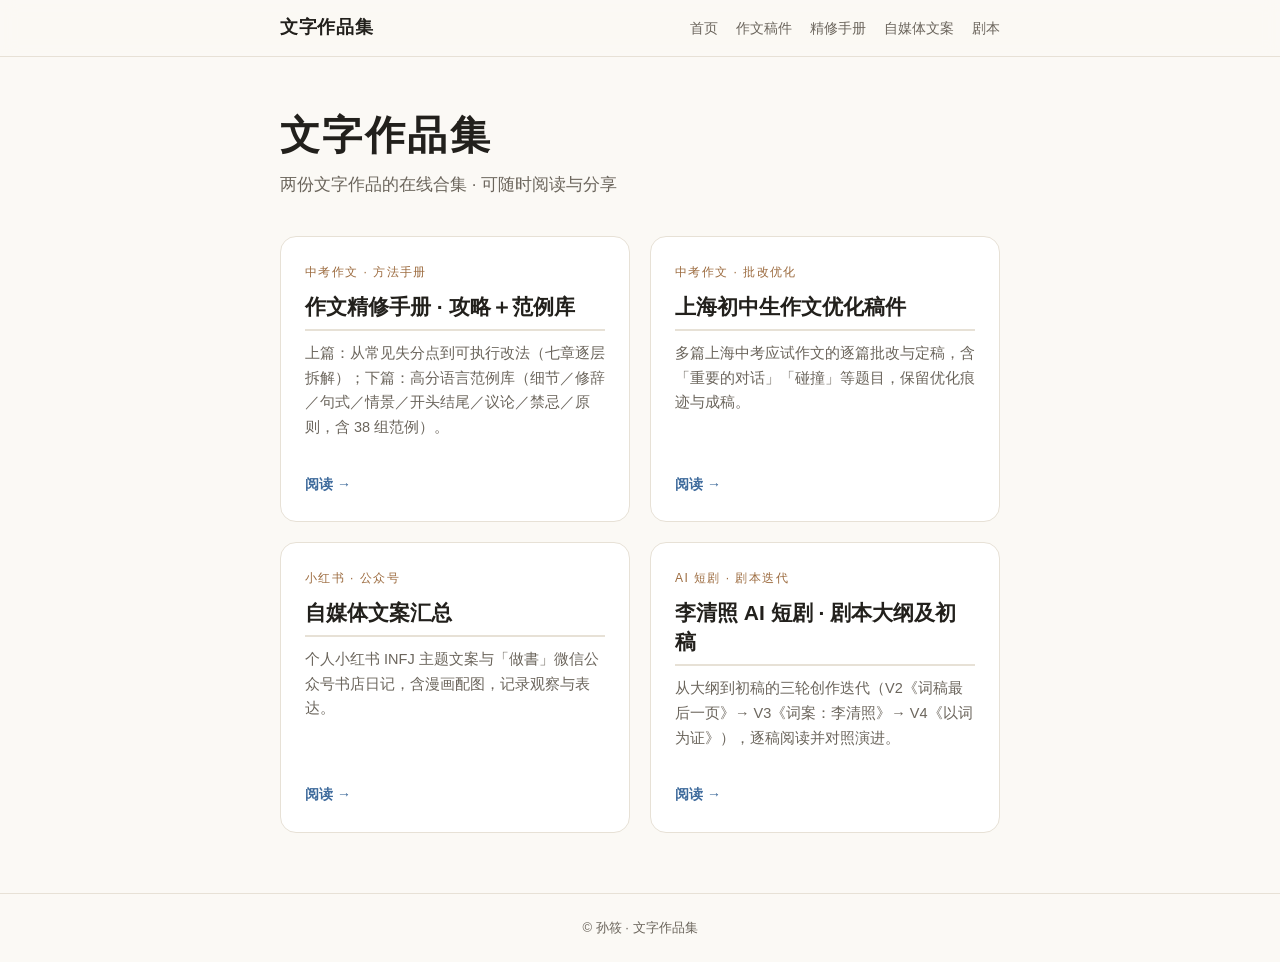
<file: index.html>
<!DOCTYPE html>
<html lang="zh-CN">
<head>
<meta charset="utf-8">
<meta name="viewport" content="width=device-width, initial-scale=1">
<title>文字作品集</title>
<link rel="stylesheet" href="style.css">
</head>
<body>
<header class="site-header">
  <div class="wrap">
    <a class="brand" href="index.html">文字作品集</a>
    <nav><a href="index.html">首页</a><a href="essays.html">作文稿件</a><a href="zhongkao-guide.html">精修手册</a><a href="copywriting.html">自媒体文案</a><a href="screenplay.html">剧本</a></nav>
  </div>
</header>
<main class="wrap">

<h1 class="cover-title">文字作品集</h1>
<p class="cover-sub">两份文字作品的在线合集 · 可随时阅读与分享</p>
<div class="cards">
  <a class="card" href="zhongkao-guide.html">
    <div class="card-kicker">中考作文 · 方法手册</div>
    <h2 class="card-title">作文精修手册 · 攻略＋范例库</h2>
    <p class="card-desc">上篇：从常见失分点到可执行改法（七章逐层拆解）；下篇：高分语言范例库（细节／修辞／句式／情景／开头结尾／议论／禁忌／原则，含 38 组范例）。</p>
    <span class="card-go">阅读 →</span>
  </a>
  <a class="card" href="essays.html">
    <div class="card-kicker">中考作文 · 批改优化</div>
    <h2 class="card-title">上海初中生作文优化稿件</h2>
    <p class="card-desc">多篇上海中考应试作文的逐篇批改与定稿，含「重要的对话」「碰撞」等题目，保留优化痕迹与成稿。</p>
    <span class="card-go">阅读 →</span>
  </a>
  <a class="card" href="copywriting.html">
    <div class="card-kicker">小红书 · 公众号</div>
    <h2 class="card-title">自媒体文案汇总</h2>
    <p class="card-desc">个人小红书 INFJ 主题文案与「做書」微信公众号书店日记，含漫画配图，记录观察与表达。</p>
    <span class="card-go">阅读 →</span>
  </a>
  <a class="card" href="screenplay.html">
    <div class="card-kicker">AI 短剧 · 剧本迭代</div>
    <h2 class="card-title">李清照 AI 短剧 · 剧本大纲及初稿</h2>
    <p class="card-desc">从大纲到初稿的三轮创作迭代（V2《词稿最后一页》→ V3《词案：李清照》→ V4《以词为证》），逐稿阅读并对照演进。</p>
    <span class="card-go">阅读 →</span>
  </a>
</div>

</main>
<footer class="site-footer"><div class="wrap">© 孙筱 · 文字作品集</div></footer>
</body>
</html>
</file>
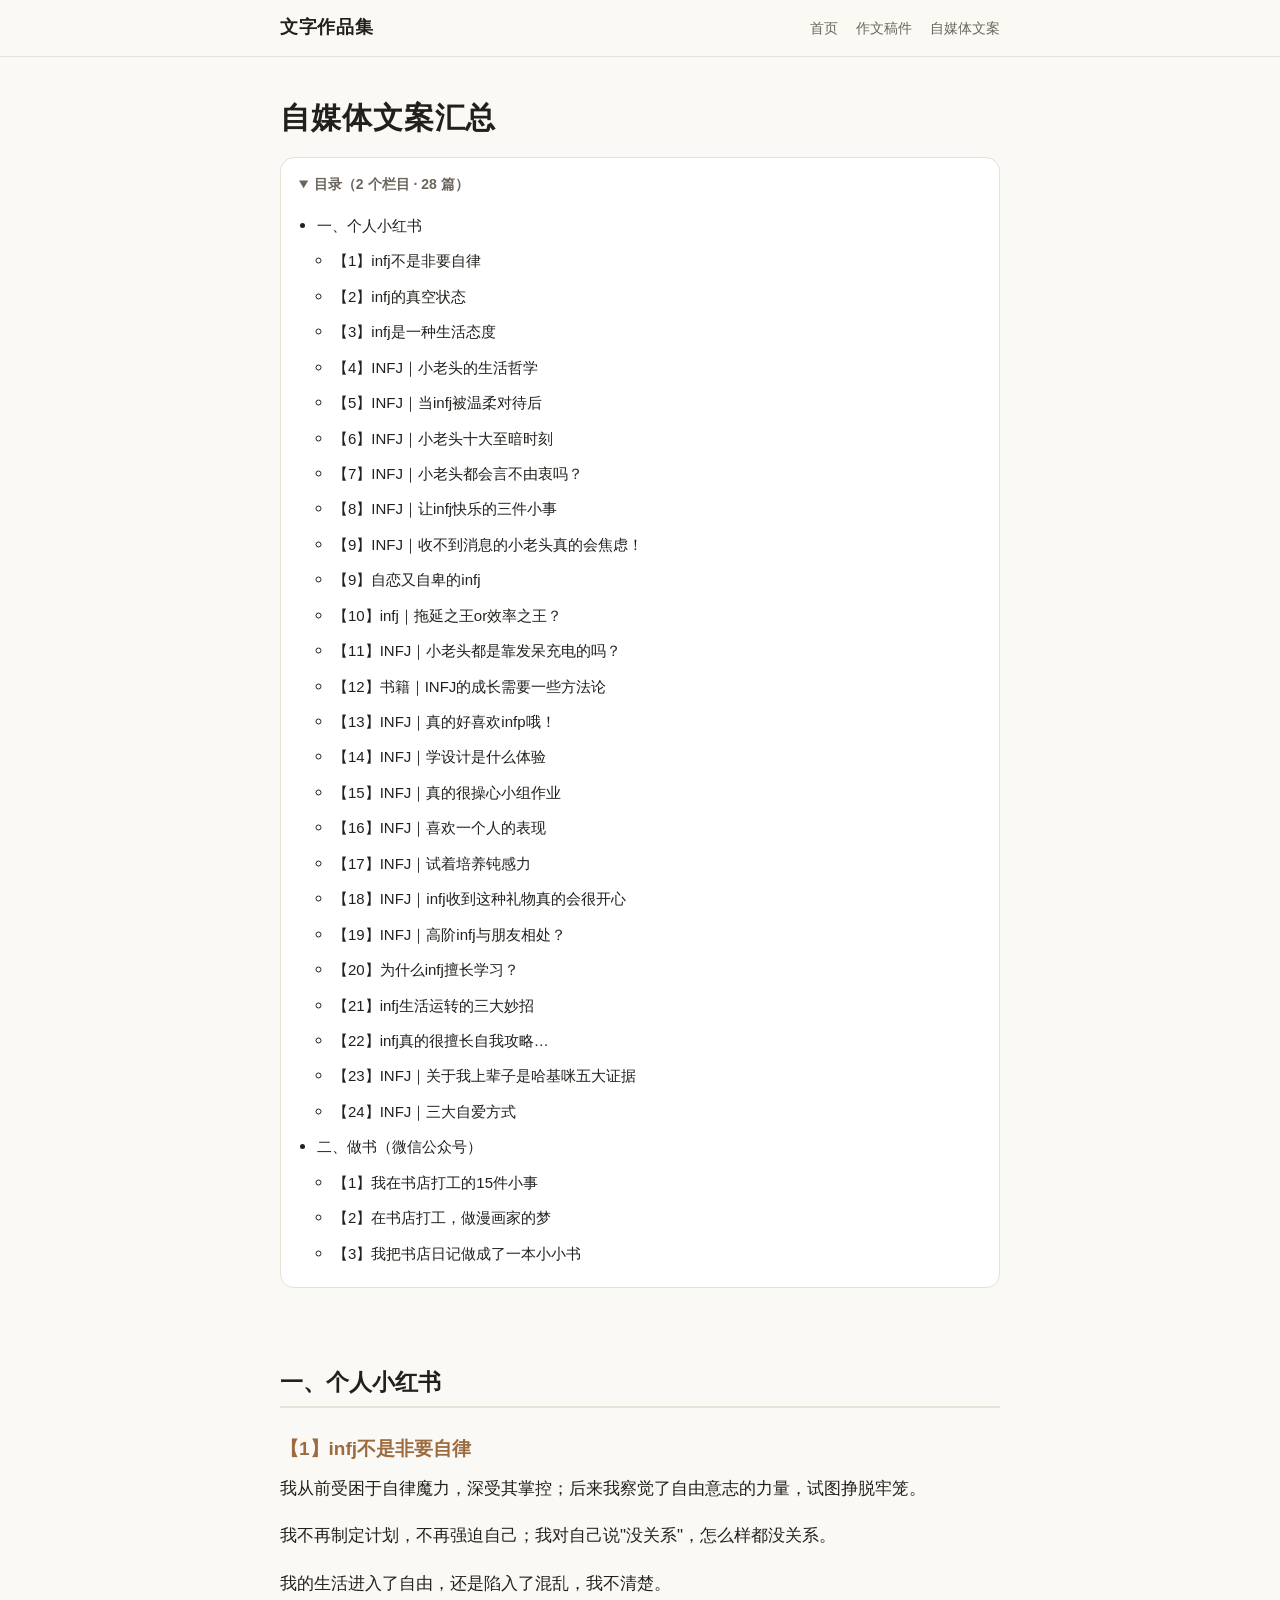
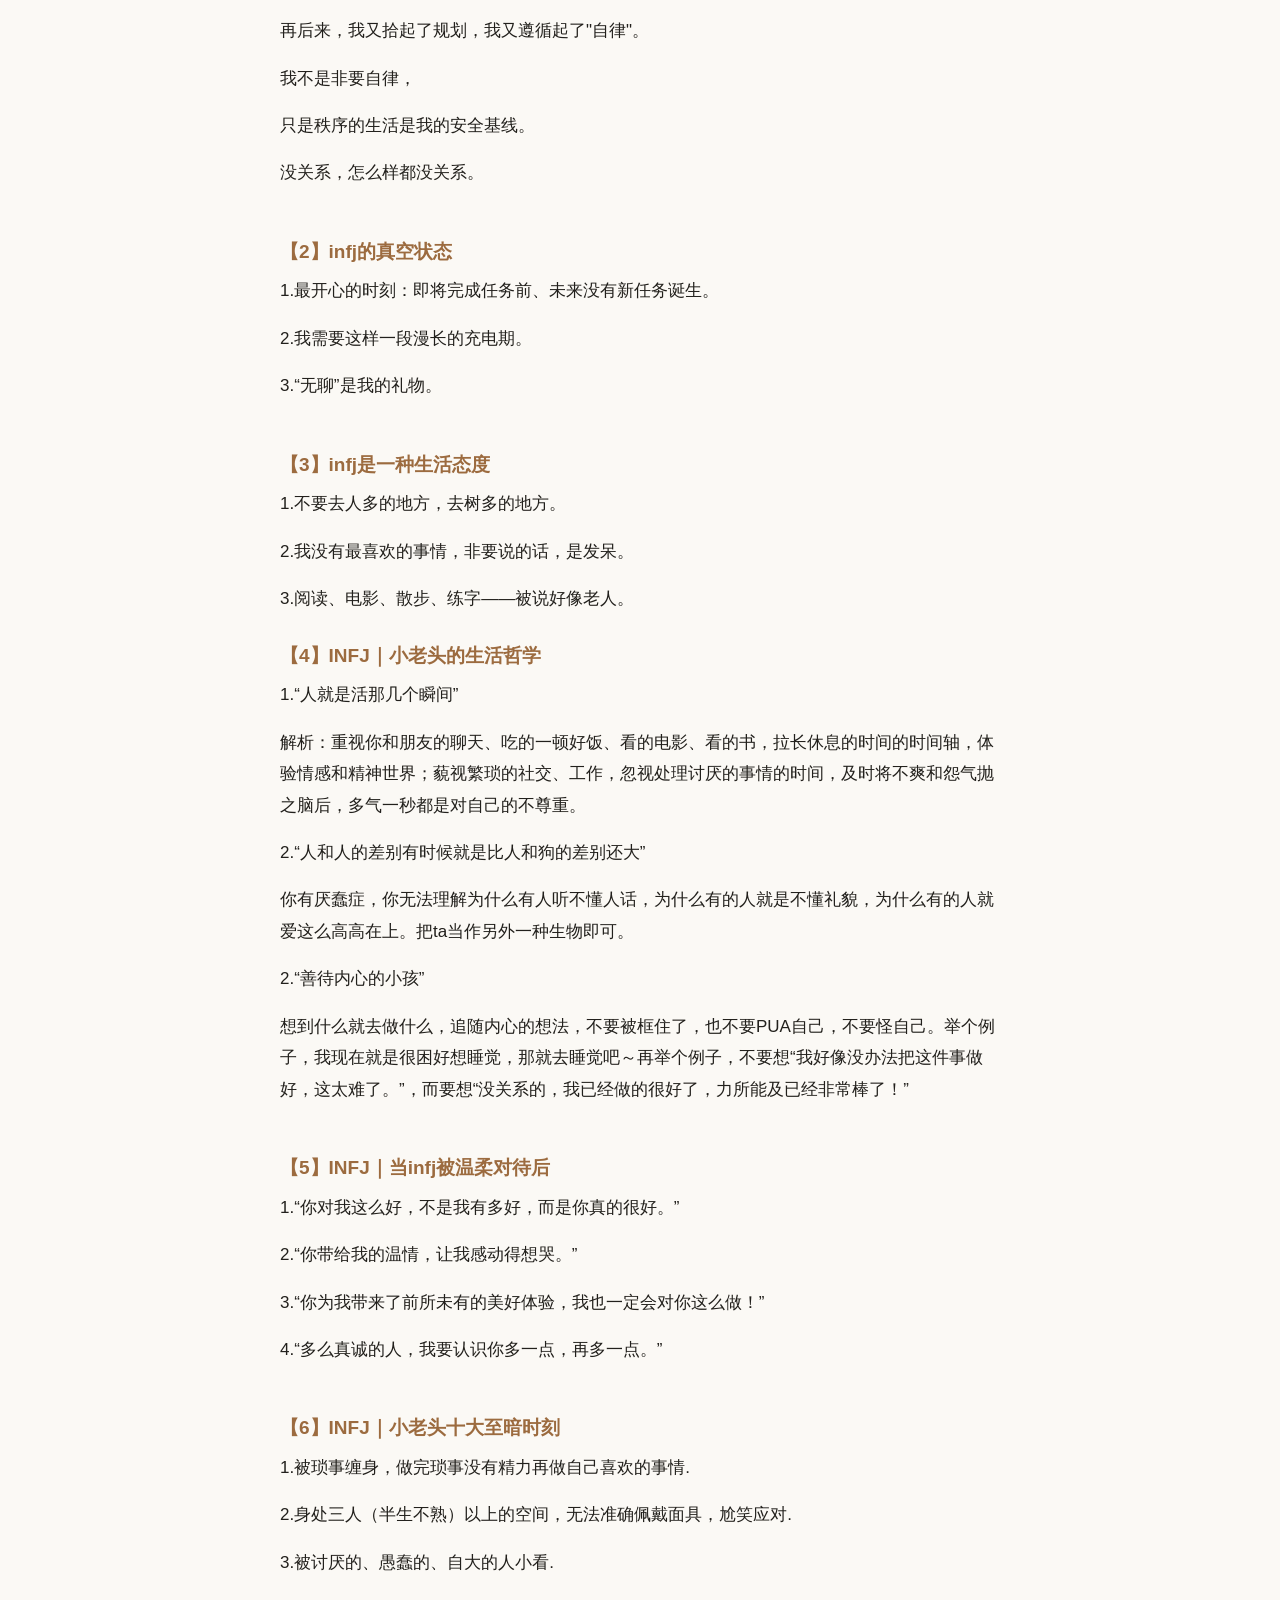
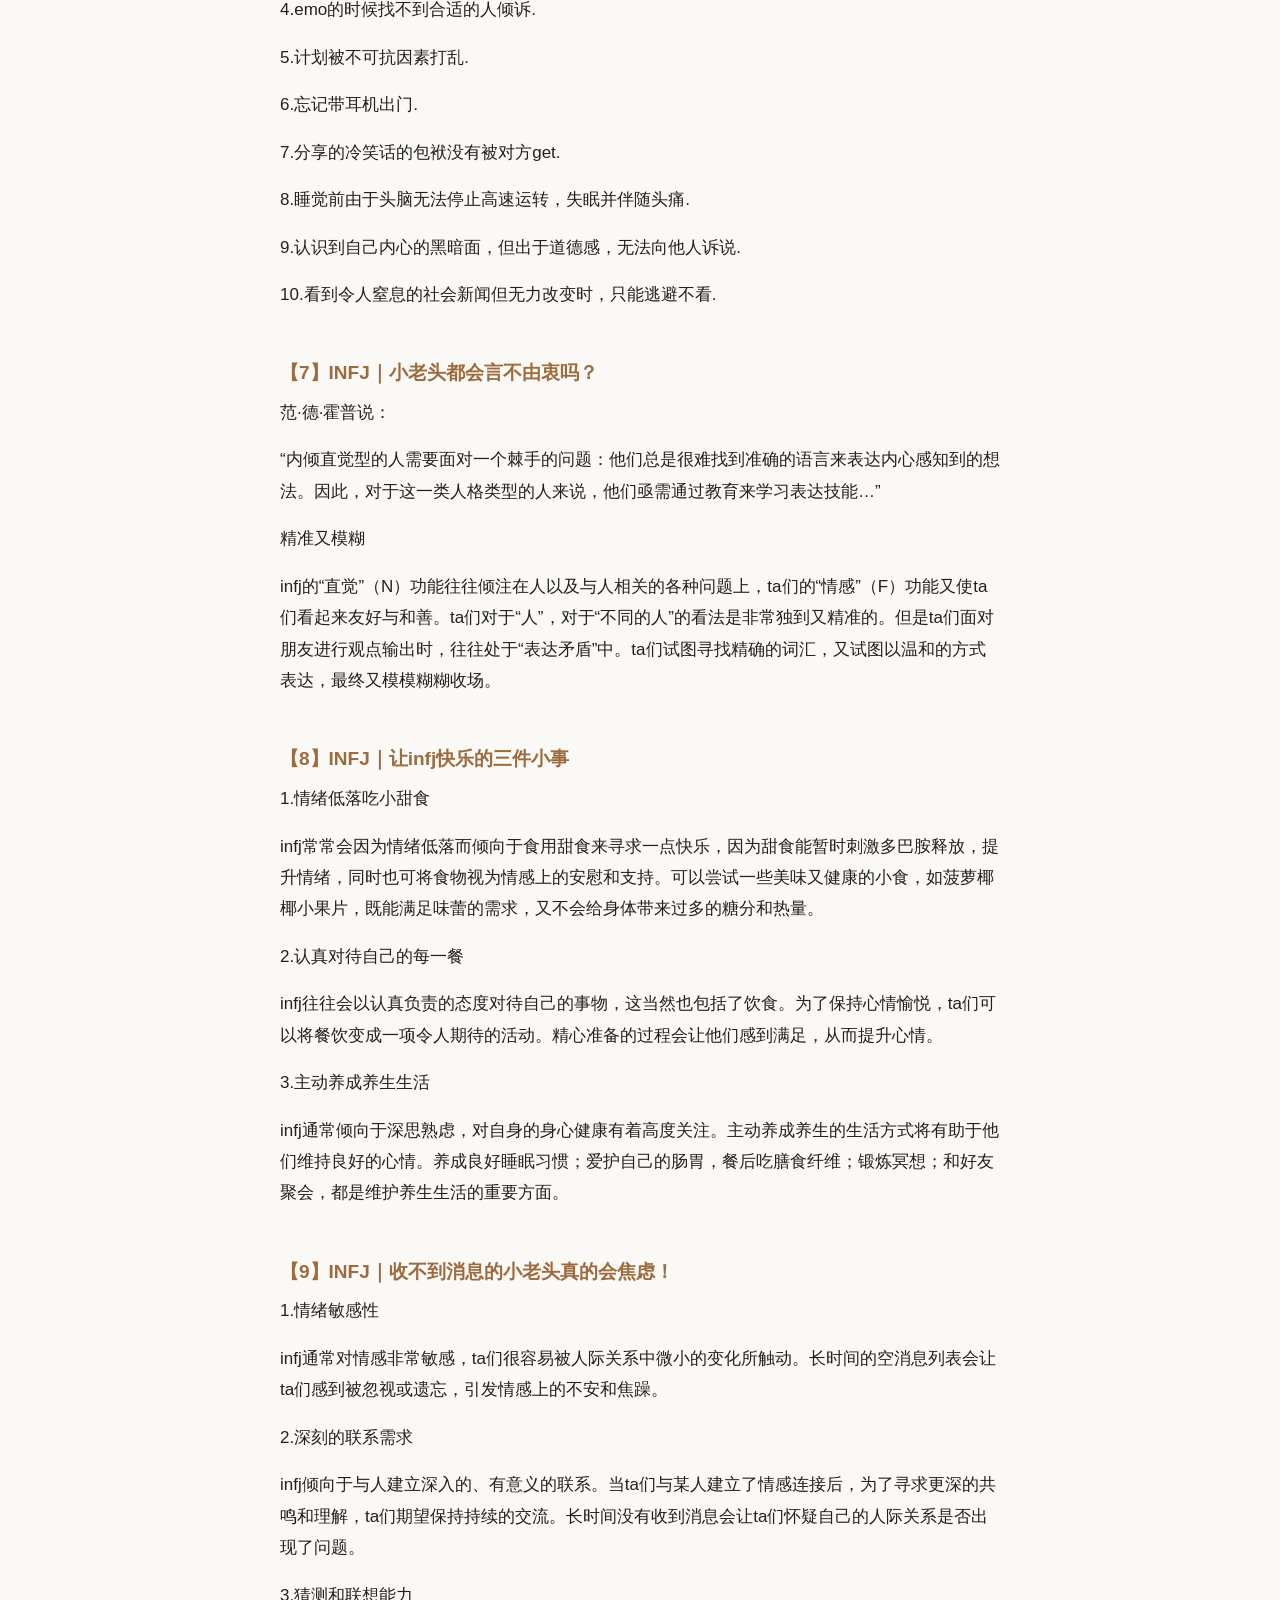
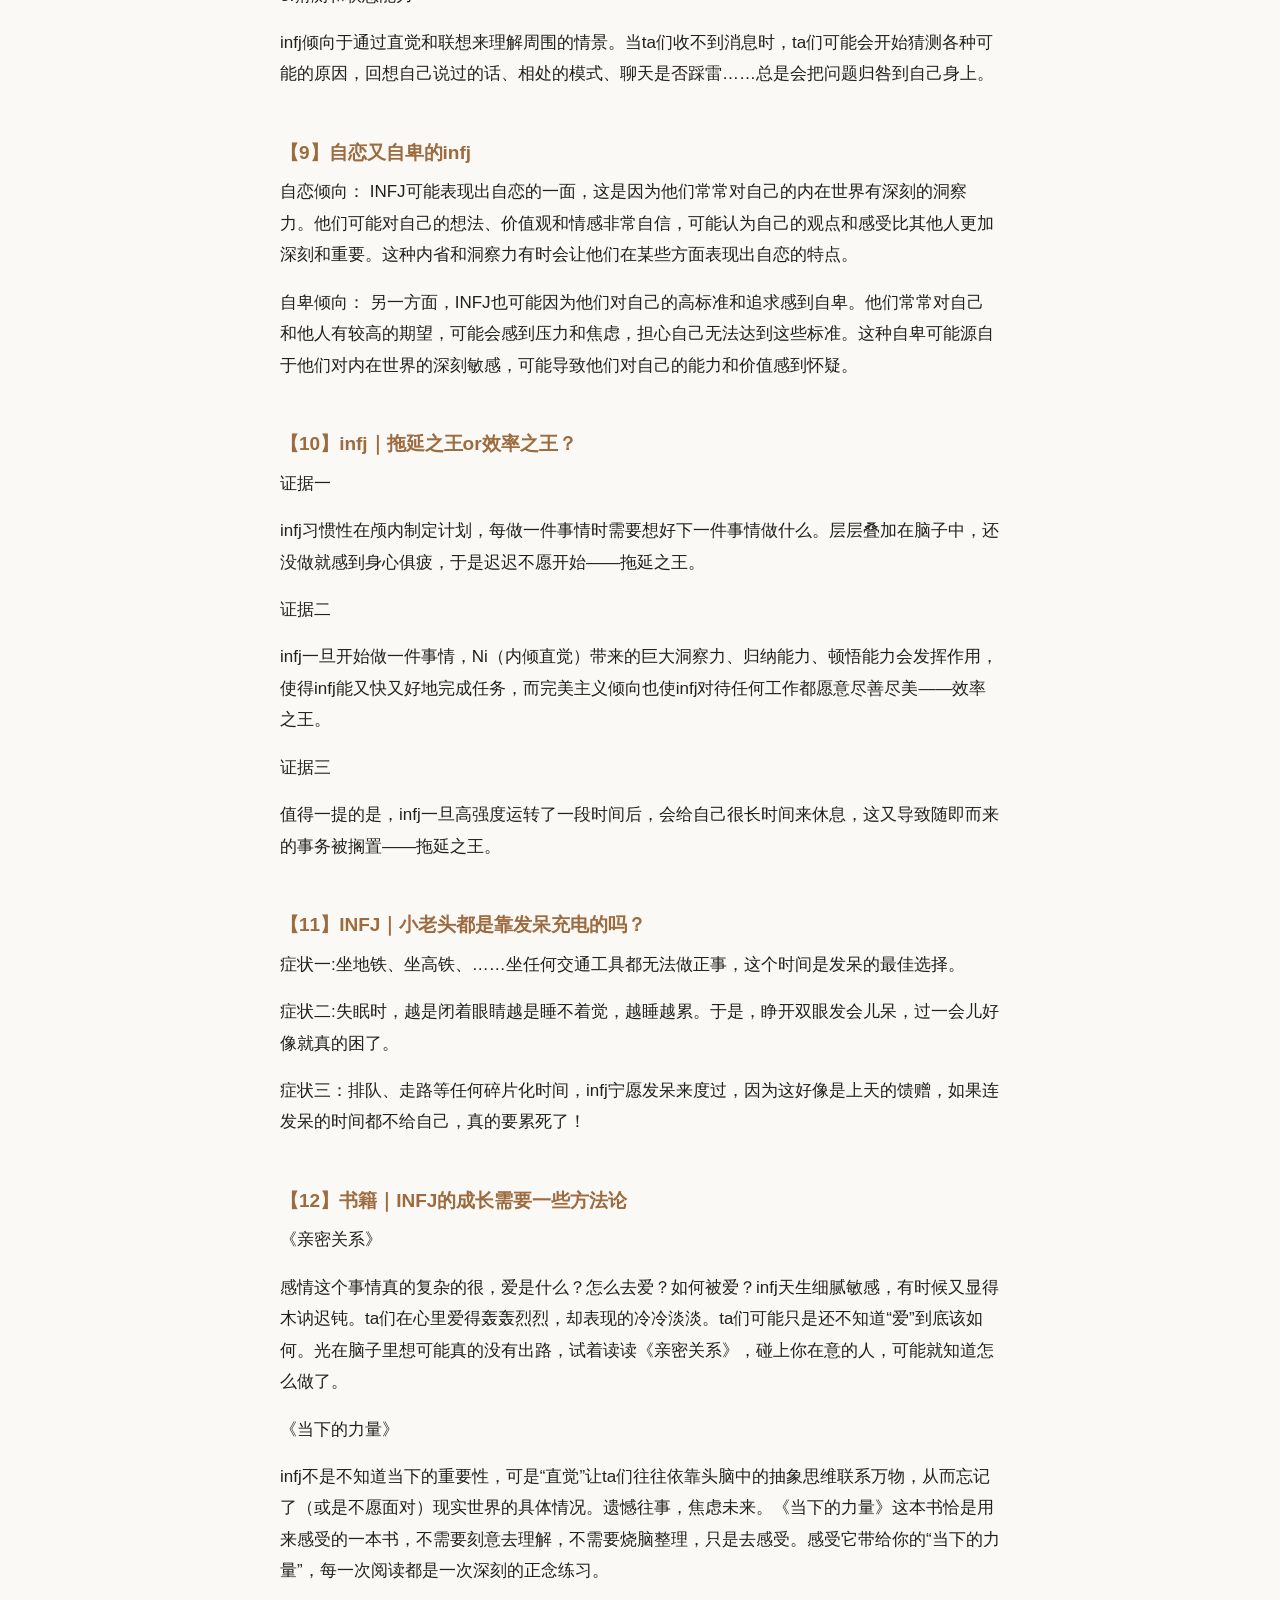
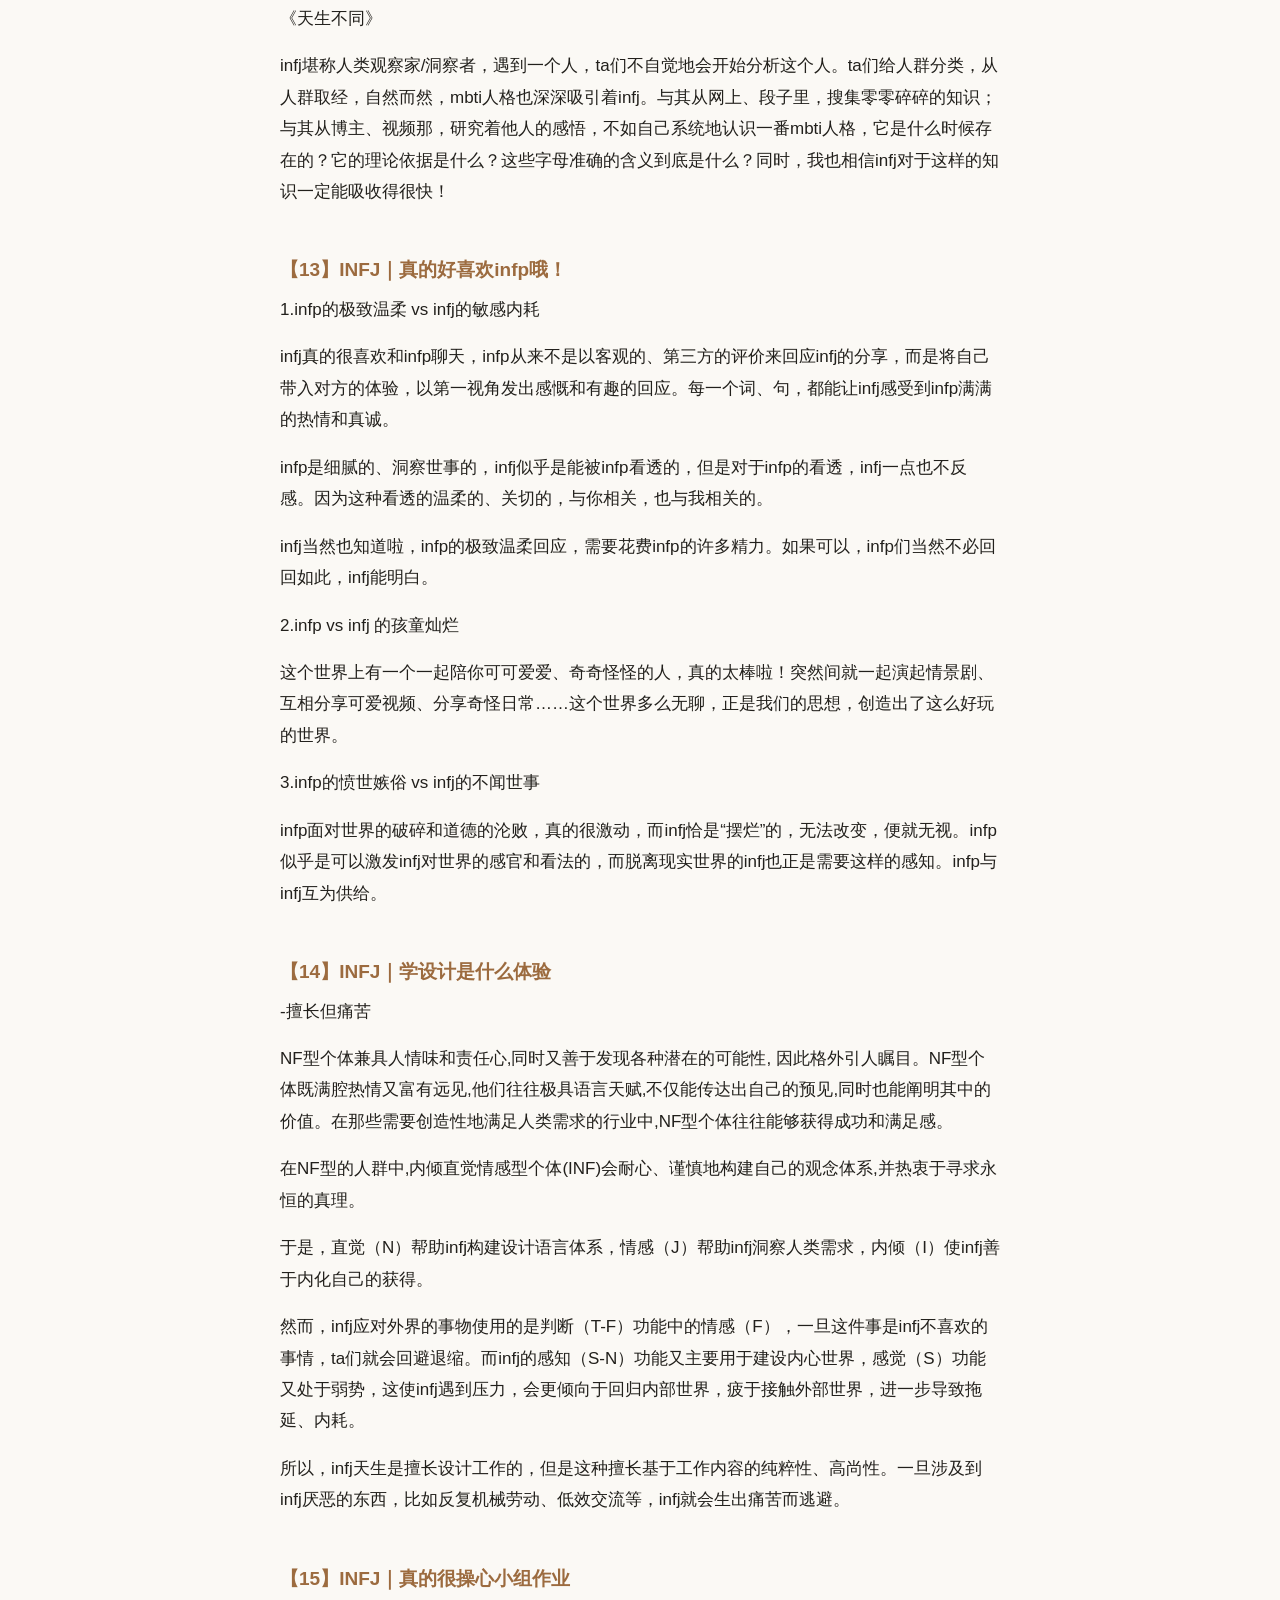
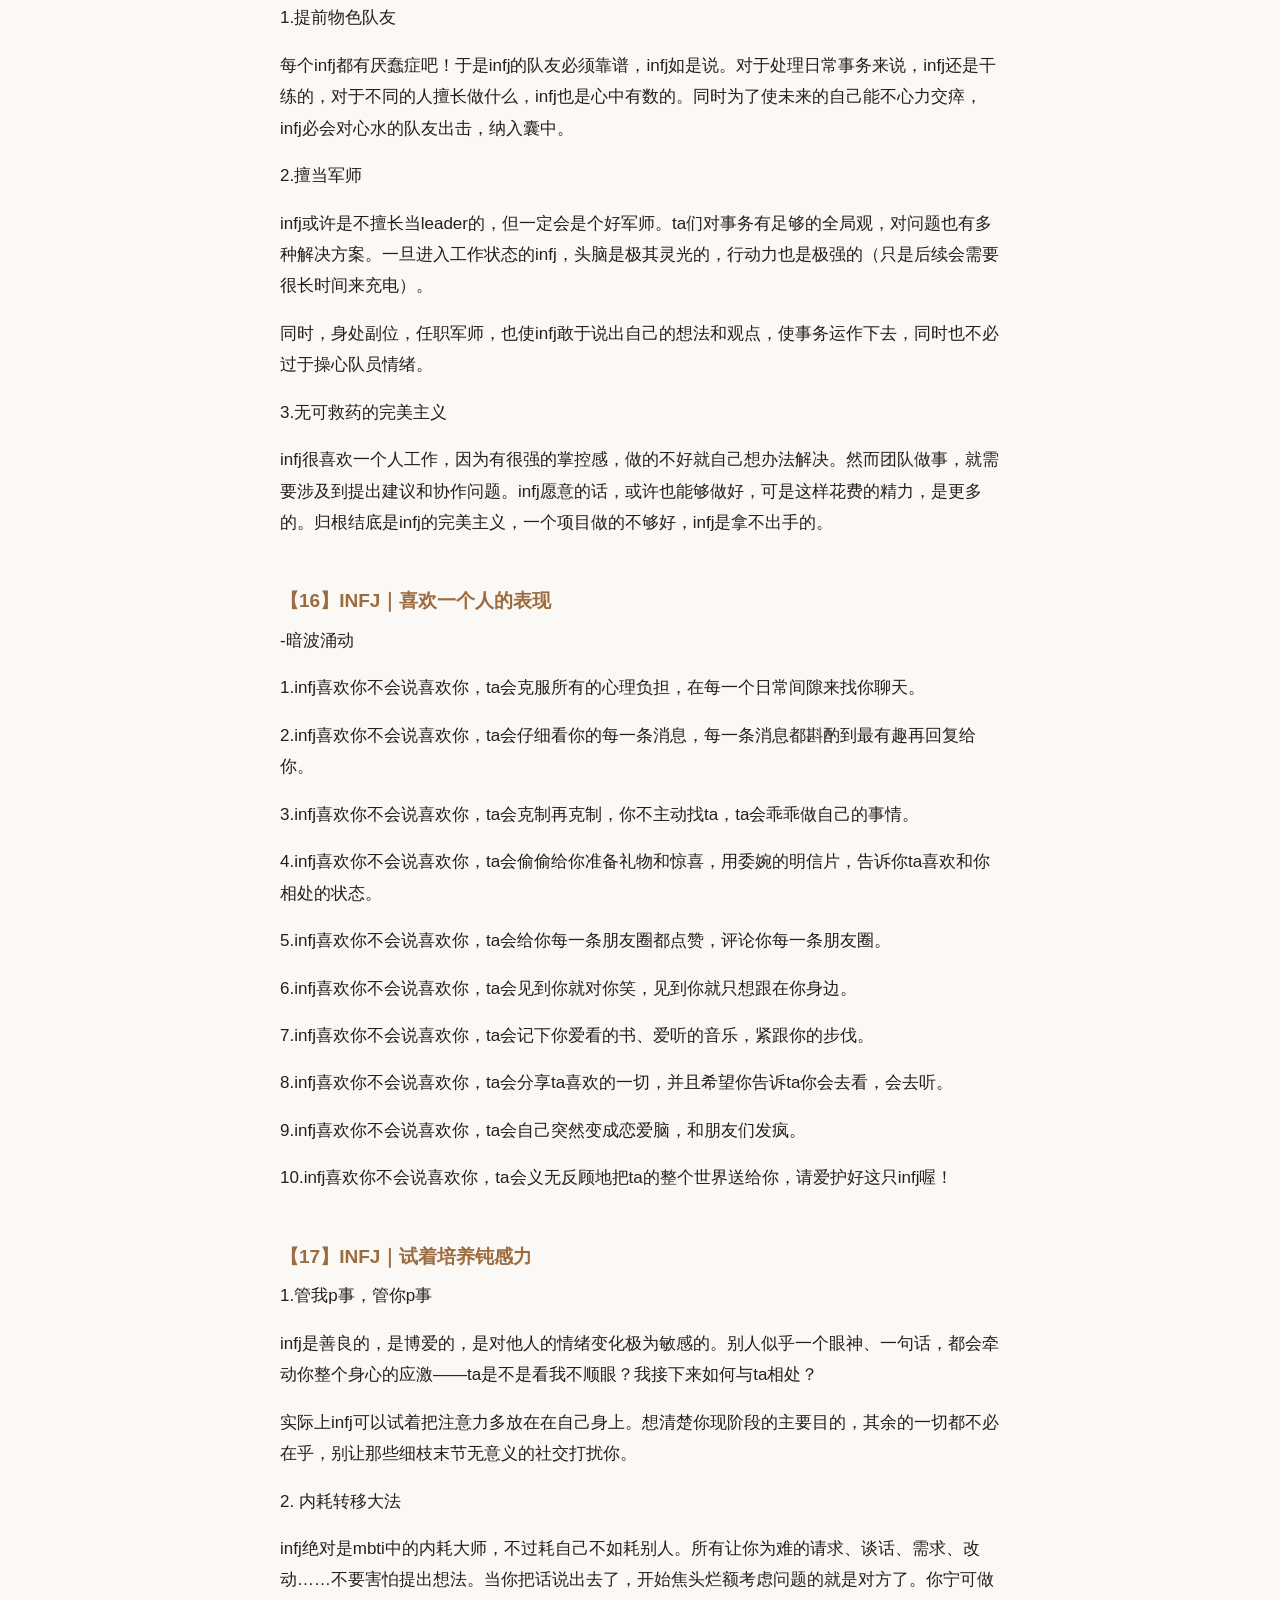
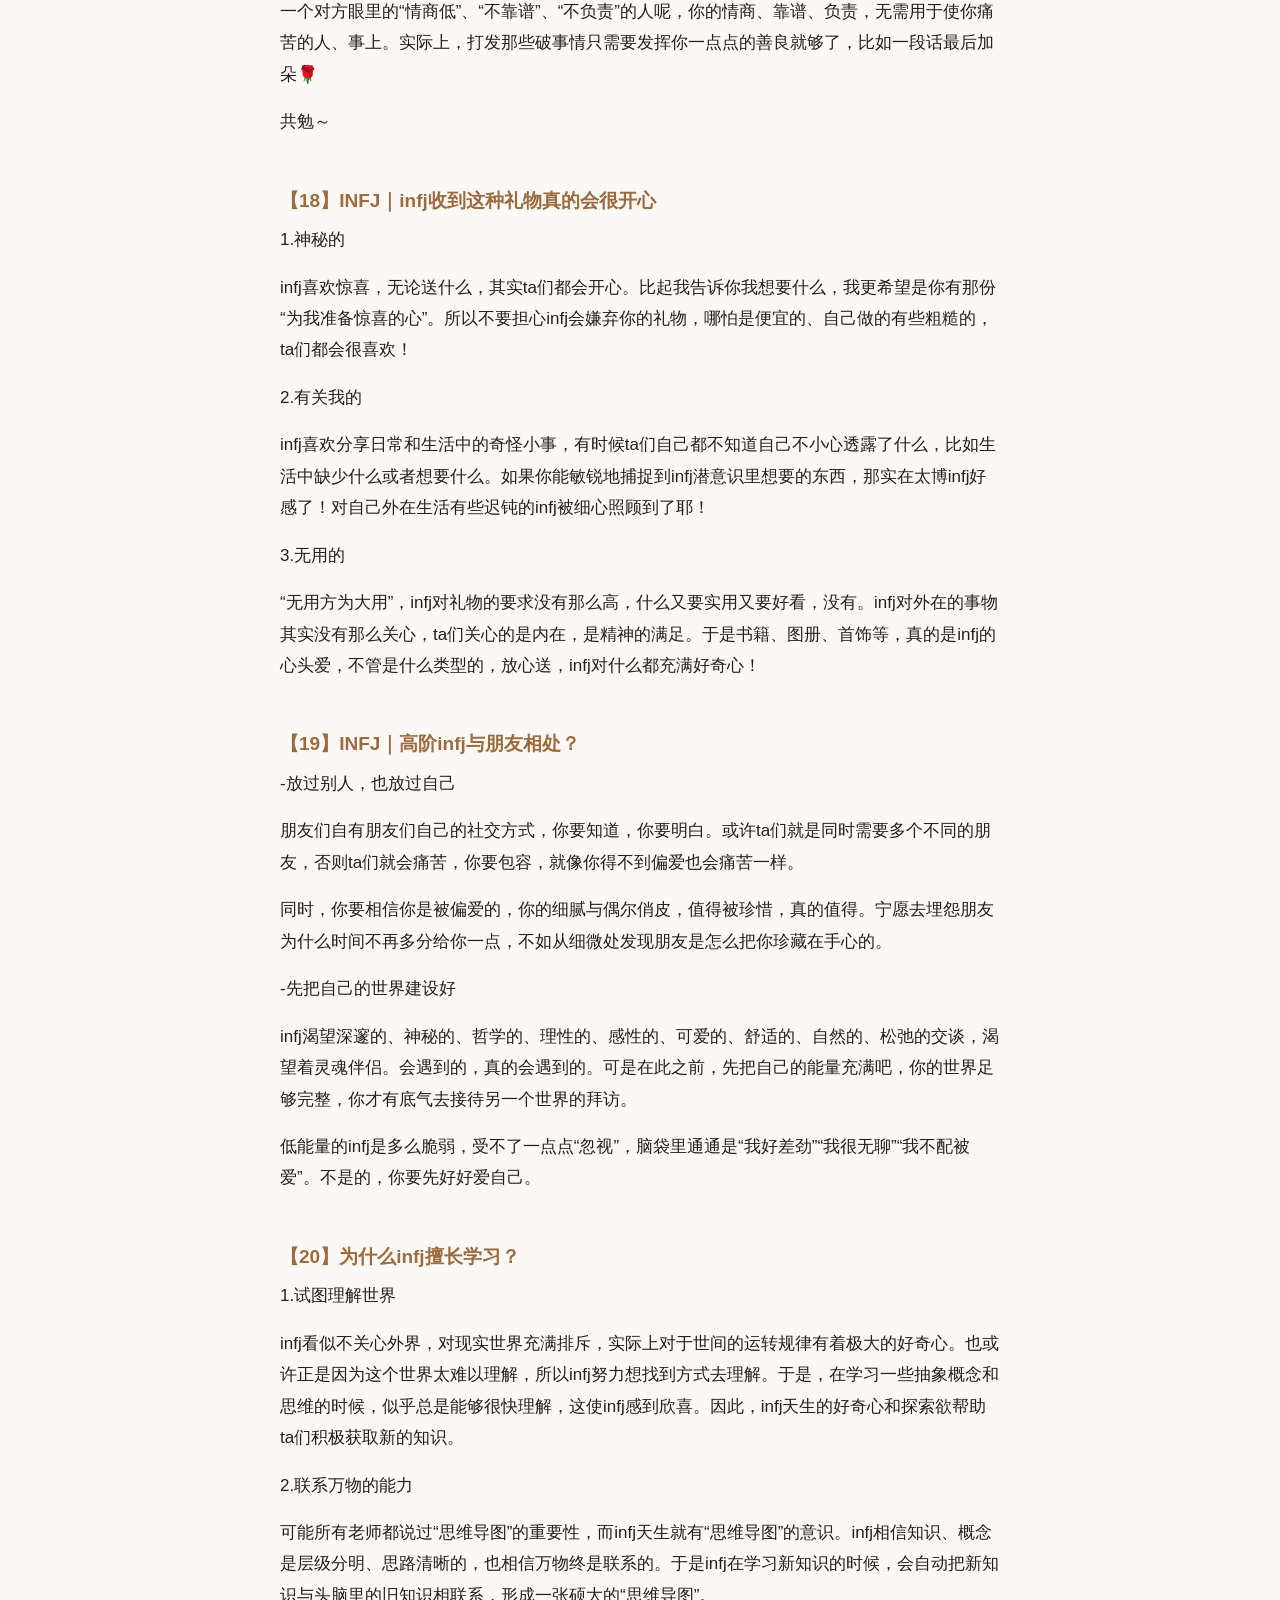
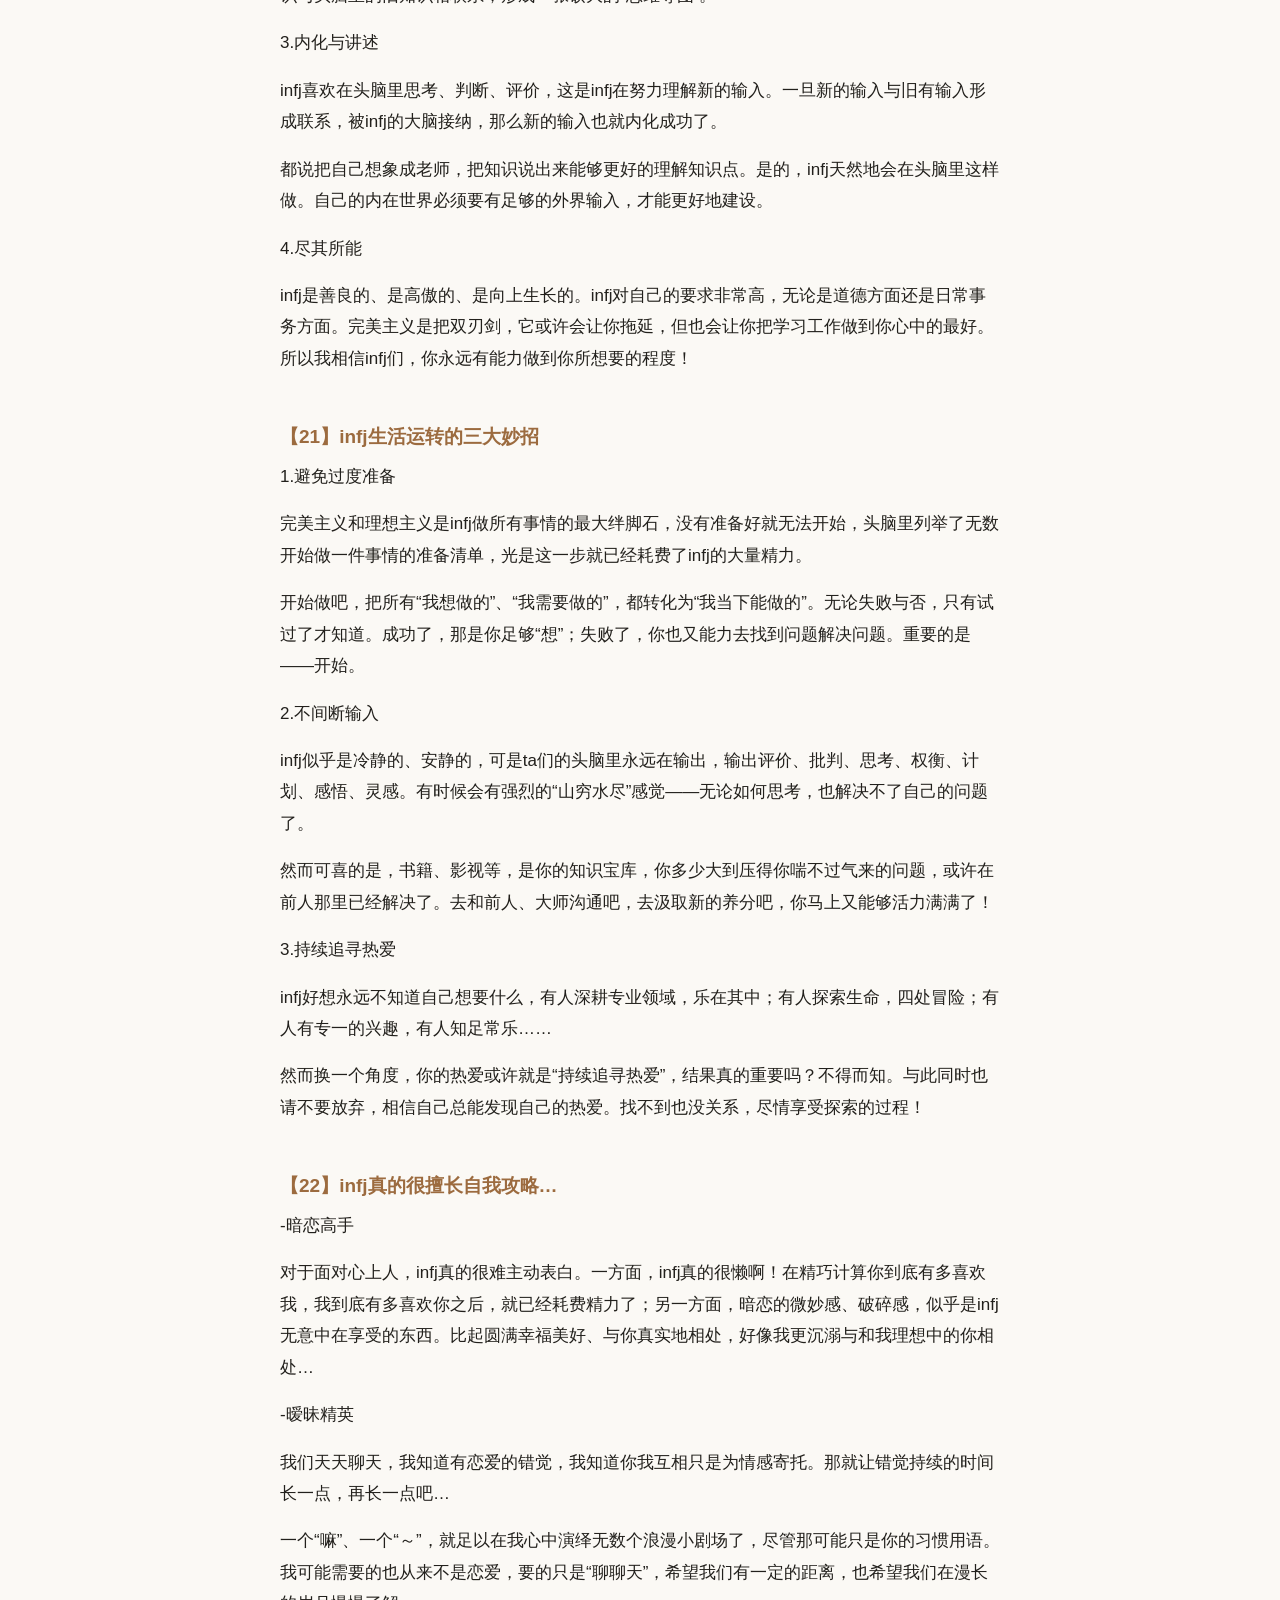
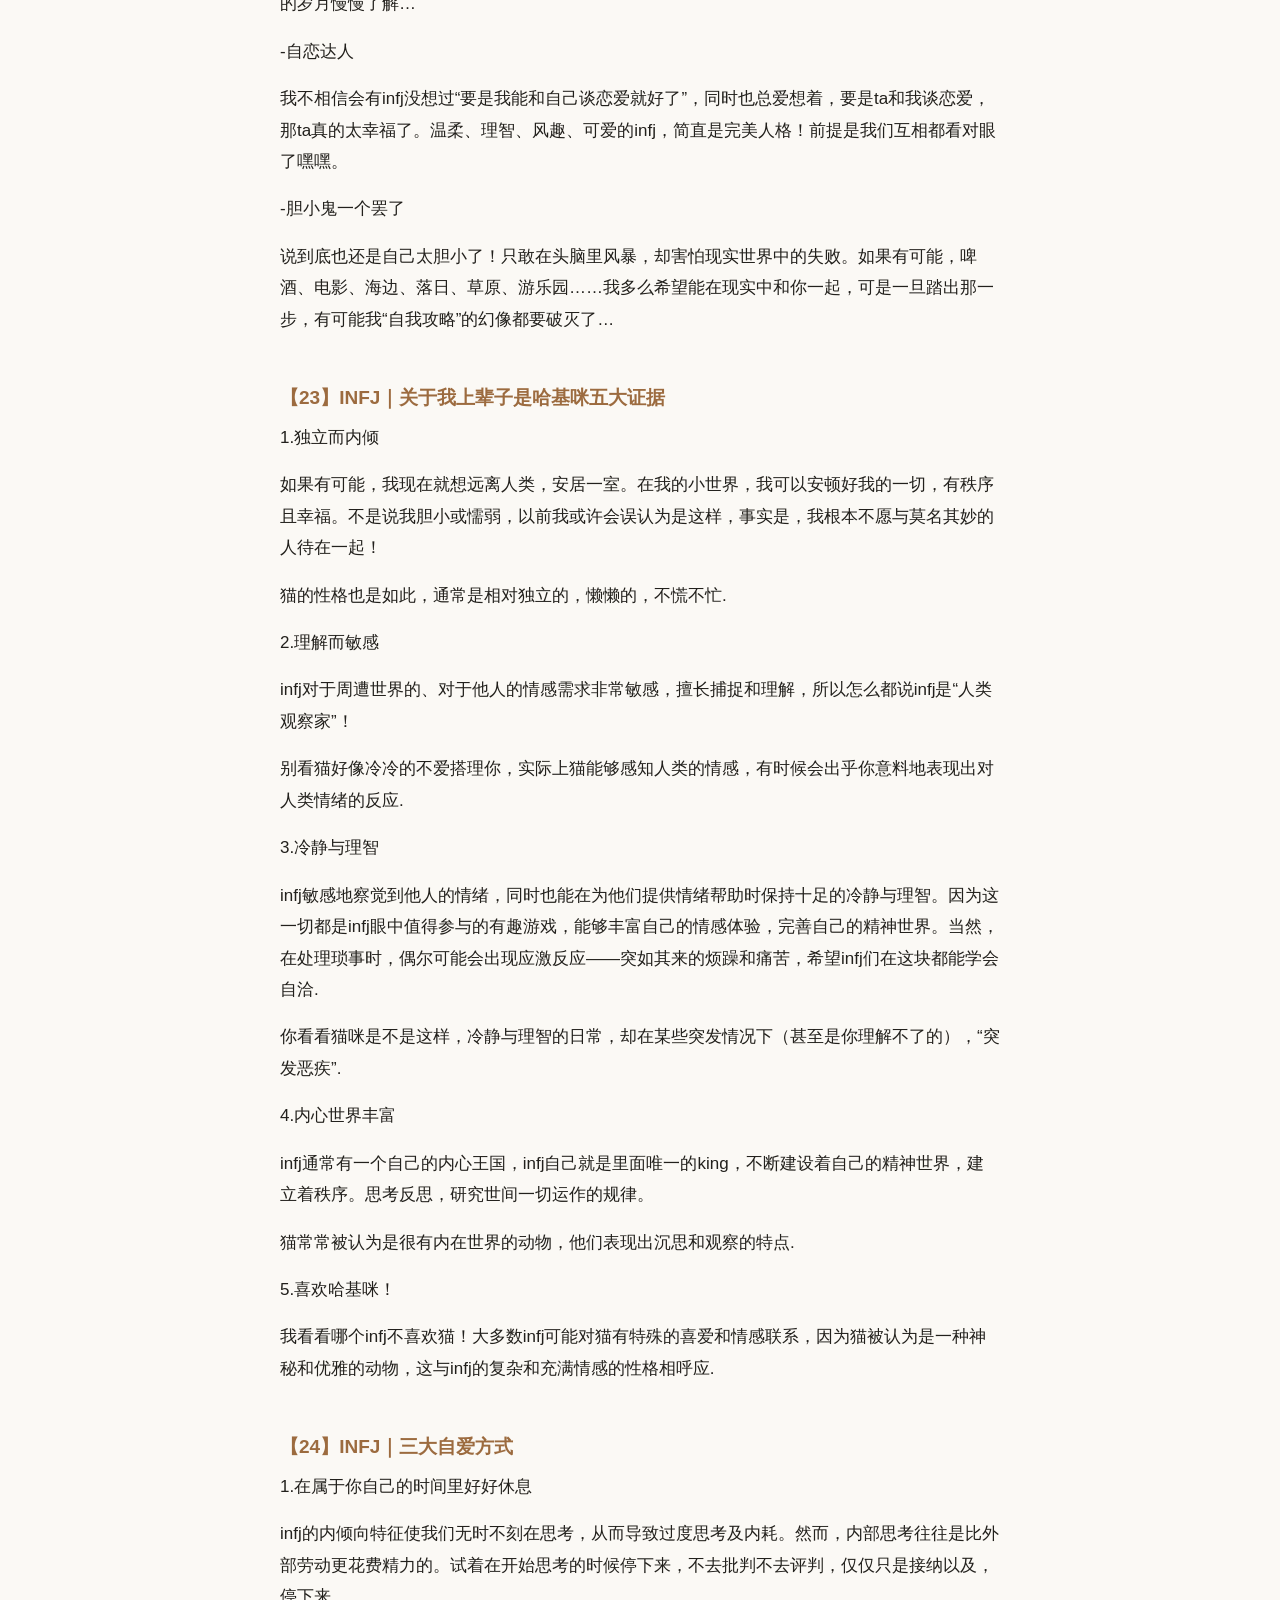
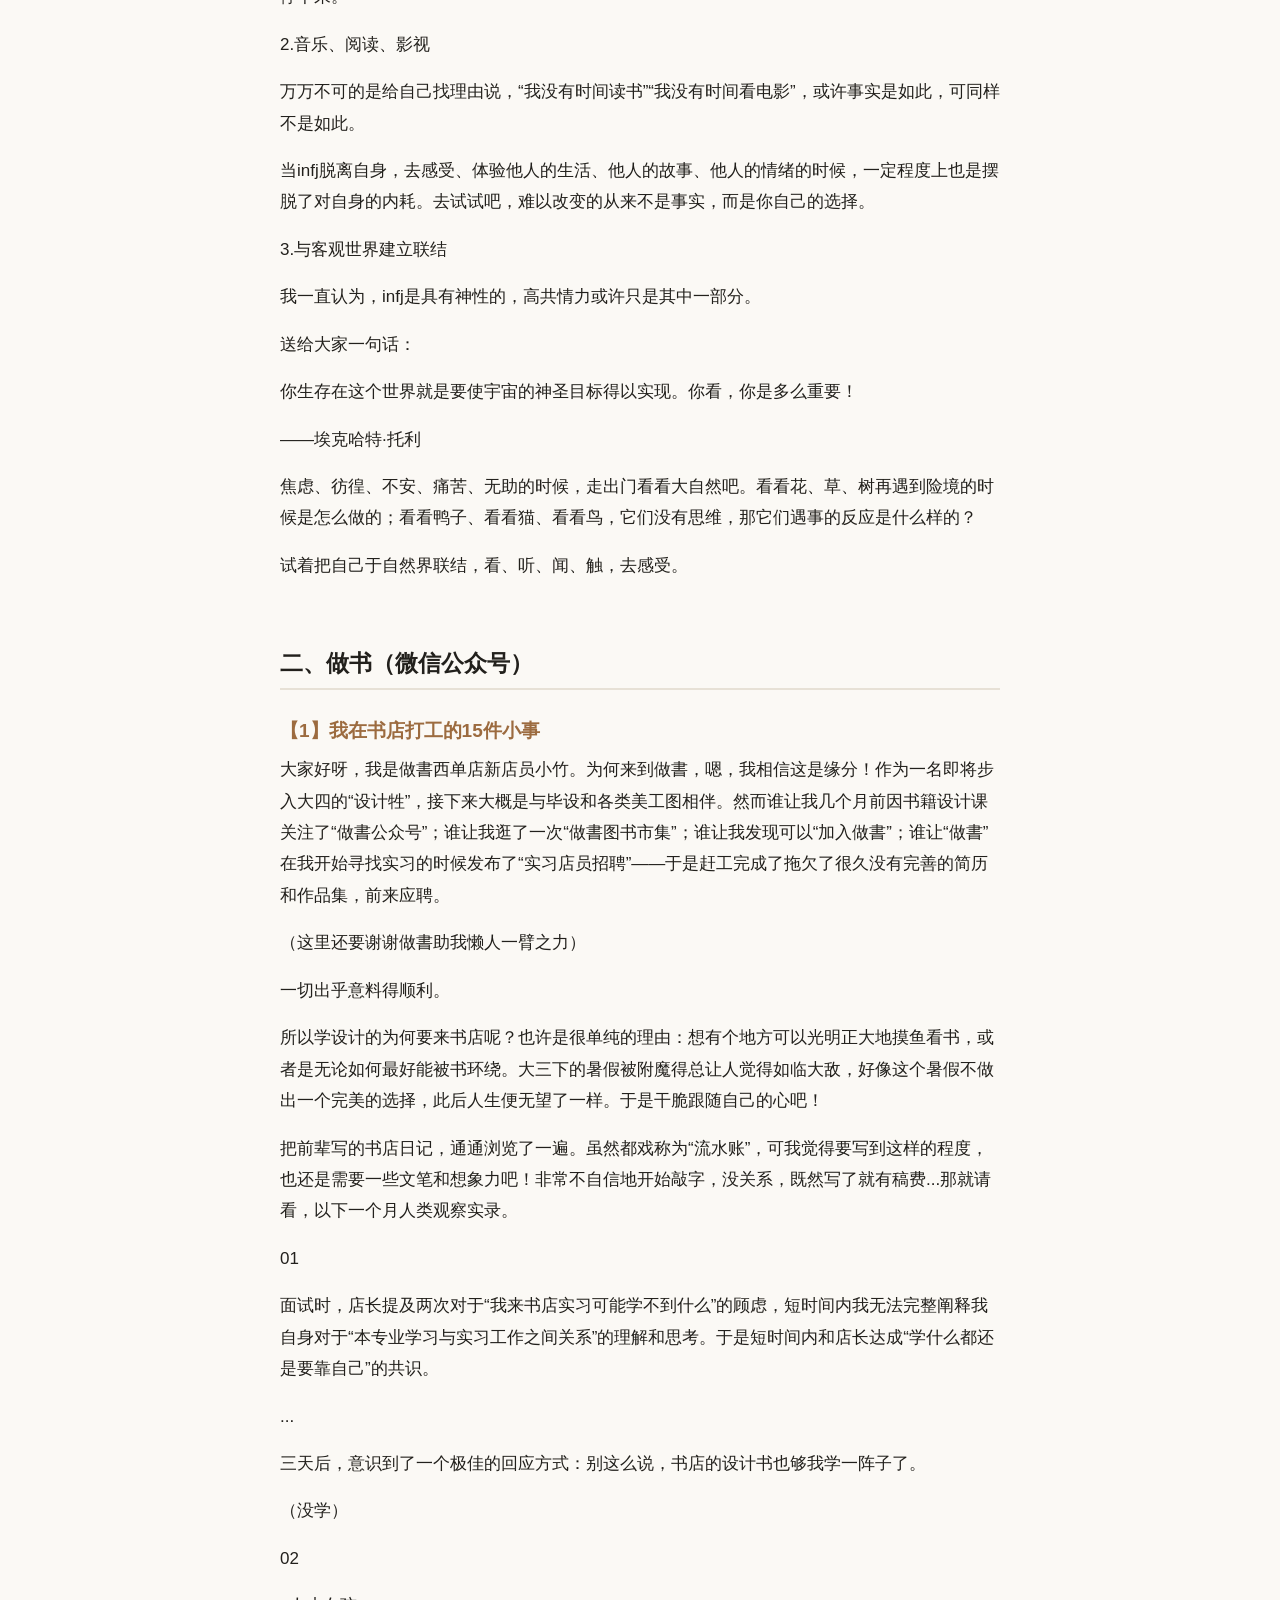
<file: copywriting.html>
<!DOCTYPE html>
<html lang="zh-CN">
<head>
<meta charset="utf-8">
<meta name="viewport" content="width=device-width, initial-scale=1">
<title>自媒体文案汇总</title>
<link rel="stylesheet" href="style.css">
</head>
<body>
<header class="site-header">
  <div class="wrap">
    <a class="brand" href="index.html">文字作品集</a>
    <nav><a href="index.html">首页</a><a href="essays.html">作文稿件</a><a href="copywriting.html">自媒体文案</a></nav>
  </div>
</header>
<main class="wrap">

<h1 class="page-title">自媒体文案汇总</h1>
<details class="toc-box" open>
  <summary>目录（2 个栏目 · 28 篇）</summary>
  <ul class="toc"><li><a href="#c-h2-1">一、个人小红书</a><ul><li><a href="#c-h3-1">【1】infj不是非要自律</a></li><li><a href="#c-h3-2">【2】infj的真空状态</a></li><li><a href="#c-h3-3">【3】infj是一种生活态度</a></li><li><a href="#c-h3-4">【4】INFJ｜小老头的生活哲学</a></li><li><a href="#c-h3-5">【5】INFJ｜当infj被温柔对待后</a></li><li><a href="#c-h3-6">【6】INFJ｜小老头十大至暗时刻</a></li><li><a href="#c-h3-7">【7】INFJ｜小老头都会言不由衷吗？</a></li><li><a href="#c-h3-8">【8】INFJ｜让infj快乐的三件小事</a></li><li><a href="#c-h3-9">【9】INFJ｜收不到消息的小老头真的会焦虑！</a></li><li><a href="#c-h3-10">【9】自恋又自卑的infj</a></li><li><a href="#c-h3-11">【10】infj｜拖延之王or效率之王？</a></li><li><a href="#c-h3-12">【11】INFJ｜小老头都是靠发呆充电的吗？</a></li><li><a href="#c-h3-13">【12】书籍｜INFJ的成长需要一些方法论</a></li><li><a href="#c-h3-14">【13】INFJ｜真的好喜欢infp哦！</a></li><li><a href="#c-h3-15">【14】INFJ｜学设计是什么体验</a></li><li><a href="#c-h3-16">【15】INFJ｜真的很操心小组作业</a></li><li><a href="#c-h3-17">【16】INFJ｜喜欢一个人的表现</a></li><li><a href="#c-h3-18">【17】INFJ｜试着培养钝感力</a></li><li><a href="#c-h3-19">【18】INFJ｜infj收到这种礼物真的会很开心</a></li><li><a href="#c-h3-20">【19】INFJ｜高阶infj与朋友相处？</a></li><li><a href="#c-h3-21">【20】为什么infj擅长学习？</a></li><li><a href="#c-h3-22">【21】infj生活运转的三大妙招</a></li><li><a href="#c-h3-23">【22】infj真的很擅长自我攻略…</a></li><li><a href="#c-h3-24">【23】INFJ｜关于我上辈子是哈基咪五大证据</a></li><li><a href="#c-h3-25">【24】INFJ｜三大自爱方式</a></li></ul></li><li><a href="#c-h2-2">二、做书（微信公众号）</a><ul><li><a href="#c-h3-26">【1】我在书店打工的15件小事</a></li><li><a href="#c-h3-27">【2】在书店打工，做漫画家的梦</a></li><li><a href="#c-h3-28">【3】我把书店日记做成了一本小小书</a></li></ul></li></ul>
</details>
<p class="spacer"></p>
<h2 id="c-h2-1">一、个人小红书</h2>
<h3 id="c-h3-1">【1】infj不是非要自律</h3>
<p>我从前受困于自律魔力，深受其掌控；后来我察觉了自由意志的力量，试图挣脱牢笼。</p>
<p>我不再制定计划，不再强迫自己；我对自己说&quot;没关系&quot;，怎么样都没关系。</p>
<p>我的生活进入了自由，还是陷入了混乱，我不清楚。</p>
<p>再后来，我又拾起了规划，我又遵循起了&quot;自律&quot;。</p>
<p>我不是非要自律，</p>
<p>只是秩序的生活是我的安全基线。</p>
<p>没关系，怎么样都没关系。</p>
<p class="spacer"></p>
<h3 id="c-h3-2">【2】infj的真空状态</h3>
<p>1.最开心的时刻：即将完成任务前、未来没有新任务诞生。</p>
<p>2.我需要这样一段漫长的充电期。</p>
<p>3.“无聊”是我的礼物。</p>
<p class="spacer"></p>
<h3 id="c-h3-3">【3】infj是一种生活态度</h3>
<p>1.不要去人多的地方，去树多的地方。</p>
<p>2.我没有最喜欢的事情，非要说的话，是发呆。</p>
<p>3.阅读、电影、散步、练字——被说好像老人。</p>
<h3 id="c-h3-4">【4】INFJ｜小老头的生活哲学</h3>
<p>1.“人就是活那几个瞬间”</p>
<p>解析：重视你和朋友的聊天、吃的一顿好饭、看的电影、看的书，拉长休息的时间的时间轴，体验情感和精神世界；藐视繁琐的社交、工作，忽视处理讨厌的事情的时间，及时将不爽和怨气抛之脑后，多气一秒都是对自己的不尊重。</p>
<p>2.“人和人的差别有时候就是比人和狗的差别还大”</p>
<p>你有厌蠢症，你无法理解为什么有人听不懂人话，为什么有的人就是不懂礼貌，为什么有的人就爱这么高高在上。把ta当作另外一种生物即可。</p>
<p>2.“善待内心的小孩”</p>
<p>想到什么就去做什么，追随内心的想法，不要被框住了，也不要PUA自己，不要怪自己。举个例子，我现在就是很困好想睡觉，那就去睡觉吧～再举个例子，不要想“我好像没办法把这件事做好，这太难了。”，而要想“没关系的，我已经做的很好了，力所能及已经非常棒了！”</p>
<p class="spacer"></p>
<h3 id="c-h3-5">【5】INFJ｜当infj被温柔对待后</h3>
<p>1.“你对我这么好，不是我有多好，而是你真的很好。”</p>
<p>2.“你带给我的温情，让我感动得想哭。”</p>
<p>3.“你为我带来了前所未有的美好体验，我也一定会对你这么做！”</p>
<p>4.“多么真诚的人，我要认识你多一点，再多一点。”</p>
<p class="spacer"></p>
<h3 id="c-h3-6">【6】INFJ｜小老头十大至暗时刻</h3>
<p>1.被琐事缠身，做完琐事没有精力再做自己喜欢的事情.</p>
<p>2.身处三人（半生不熟）以上的空间，无法准确佩戴面具，尬笑应对.</p>
<p>3.被讨厌的、愚蠢的、自大的人小看.</p>
<p>4.emo的时候找不到合适的人倾诉.</p>
<p>5.计划被不可抗因素打乱.</p>
<p>6.忘记带耳机出门.</p>
<p>7.分享的冷笑话的包袱没有被对方get.</p>
<p>8.睡觉前由于头脑无法停止高速运转，失眠并伴随头痛.</p>
<p>9.认识到自己内心的黑暗面，但出于道德感，无法向他人诉说.</p>
<p>10.看到令人窒息的社会新闻但无力改变时，只能逃避不看.</p>
<p class="spacer"></p>
<h3 id="c-h3-7">【7】INFJ｜小老头都会言不由衷吗？</h3>
<p>范·德·霍普说：</p>
<p>“内倾直觉型的人需要面对一个棘手的问题：他们总是很难找到准确的语言来表达内心感知到的想法。因此，对于这一类人格类型的人来说，他们亟需通过教育来学习表达技能…”</p>
<p>精准又模糊</p>
<p>infj的“直觉”（N）功能往往倾注在人以及与人相关的各种问题上，ta们的“情感”（F）功能又使ta们看起来友好与和善。ta们对于“人”，对于“不同的人”的看法是非常独到又精准的。但是ta们面对朋友进行观点输出时，往往处于“表达矛盾”中。ta们试图寻找精确的词汇，又试图以温和的方式表达，最终又模模糊糊收场。</p>
<p class="spacer"></p>
<h3 id="c-h3-8">【8】INFJ｜让infj快乐的三件小事</h3>
<p>1.情绪低落吃小甜食</p>
<p>infj常常会因为情绪低落而倾向于食用甜食来寻求一点快乐，因为甜食能暂时刺激多巴胺释放，提升情绪，同时也可将食物视为情感上的安慰和支持。可以尝试一些美味又健康的小食，如菠萝椰椰小果片，既能满足味蕾的需求，又不会给身体带来过多的糖分和热量。</p>
<p>2.认真对待自己的每一餐</p>
<p>infj往往会以认真负责的态度对待自己的事物，这当然也包括了饮食。为了保持心情愉悦，ta们可以将餐饮变成一项令人期待的活动。精心准备的过程会让他们感到满足，从而提升心情。</p>
<p>3.主动养成养生生活</p>
<p>infj通常倾向于深思熟虑，对自身的身心健康有着高度关注。主动养成养生的生活方式将有助于他们维持良好的心情。养成良好睡眠习惯；爱护自己的肠胃，餐后吃膳食纤维；锻炼冥想；和好友聚会，都是维护养生生活的重要方面。</p>
<p class="spacer"></p>
<h3 id="c-h3-9">【9】INFJ｜收不到消息的小老头真的会焦虑！</h3>
<p>1.情绪敏感性</p>
<p>infj通常对情感非常敏感，ta们很容易被人际关系中微小的变化所触动。长时间的空消息列表会让ta们感到被忽视或遗忘，引发情感上的不安和焦躁。</p>
<p>2.深刻的联系需求</p>
<p>infj倾向于与人建立深入的、有意义的联系。当ta们与某人建立了情感连接后，为了寻求更深的共鸣和理解，ta们期望保持持续的交流。长时间没有收到消息会让ta们怀疑自己的人际关系是否出现了问题。</p>
<p>3.猜测和联想能力</p>
<p>infj倾向于通过直觉和联想来理解周围的情景。当ta们收不到消息时，ta们可能会开始猜测各种可能的原因，回想自己说过的话、相处的模式、聊天是否踩雷……总是会把问题归咎到自己身上。</p>
<p class="spacer"></p>
<h3 id="c-h3-10">【9】自恋又自卑的infj</h3>
<p>自恋倾向： INFJ可能表现出自恋的一面，这是因为他们常常对自己的内在世界有深刻的洞察力。他们可能对自己的想法、价值观和情感非常自信，可能认为自己的观点和感受比其他人更加深刻和重要。这种内省和洞察力有时会让他们在某些方面表现出自恋的特点。</p>
<p>自卑倾向： 另一方面，INFJ也可能因为他们对自己的高标准和追求感到自卑。他们常常对自己和他人有较高的期望，可能会感到压力和焦虑，担心自己无法达到这些标准。这种自卑可能源自于他们对内在世界的深刻敏感，可能导致他们对自己的能力和价值感到怀疑。</p>
<p class="spacer"></p>
<h3 id="c-h3-11">【10】infj｜拖延之王or效率之王？</h3>
<p>证据一</p>
<p>infj习惯性在颅内制定计划，每做一件事情时需要想好下一件事情做什么。层层叠加在脑子中，还没做就感到身心俱疲，于是迟迟不愿开始——拖延之王。</p>
<p>证据二</p>
<p>infj一旦开始做一件事情，Ni（内倾直觉）带来的巨大洞察力、归纳能力、顿悟能力会发挥作用，使得infj能又快又好地完成任务，而完美主义倾向也使infj对待任何工作都愿意尽善尽美——效率之王。</p>
<p>证据三</p>
<p>值得一提的是，infj一旦高强度运转了一段时间后，会给自己很长时间来休息，这又导致随即而来的事务被搁置——拖延之王。</p>
<p class="spacer"></p>
<h3 id="c-h3-12">【11】INFJ｜小老头都是靠发呆充电的吗？</h3>
<p>症状一:坐地铁、坐高铁、……坐任何交通工具都无法做正事，这个时间是发呆的最佳选择。</p>
<p>症状二:失眠时，越是闭着眼睛越是睡不着觉，越睡越累。于是，睁开双眼发会儿呆，过一会儿好像就真的困了。</p>
<p>症状三：排队、走路等任何碎片化时间，infj宁愿发呆来度过，因为这好像是上天的馈赠，如果连发呆的时间都不给自己，真的要累死了！</p>
<p class="spacer"></p>
<h3 id="c-h3-13">【12】书籍｜INFJ的成长需要一些方法论</h3>
<p>《亲密关系》</p>
<p>感情这个事情真的复杂的很，爱是什么？怎么去爱？如何被爱？infj天生细腻敏感，有时候又显得木讷迟钝。ta们在心里爱得轰轰烈烈，却表现的冷冷淡淡。ta们可能只是还不知道“爱”到底该如何。光在脑子里想可能真的没有出路，试着读读《亲密关系》，碰上你在意的人，可能就知道怎么做了。</p>
<p>《当下的力量》</p>
<p>infj不是不知道当下的重要性，可是“直觉”让ta们往往依靠头脑中的抽象思维联系万物，从而忘记了（或是不愿面对）现实世界的具体情况。遗憾往事，焦虑未来。《当下的力量》这本书恰是用来感受的一本书，不需要刻意去理解，不需要烧脑整理，只是去感受。感受它带给你的“当下的力量”，每一次阅读都是一次深刻的正念练习。</p>
<p>《天生不同》</p>
<p>infj堪称人类观察家/洞察者，遇到一个人，ta们不自觉地会开始分析这个人。ta们给人群分类，从人群取经，自然而然，mbti人格也深深吸引着infj。与其从网上、段子里，搜集零零碎碎的知识；与其从博主、视频那，研究着他人的感悟，不如自己系统地认识一番mbti人格，它是什么时候存在的？它的理论依据是什么？这些字母准确的含义到底是什么？同时，我也相信infj对于这样的知识一定能吸收得很快！</p>
<p class="spacer"></p>
<h3 id="c-h3-14">【13】INFJ｜真的好喜欢infp哦！</h3>
<p>1.infp的极致温柔 vs infj的敏感内耗</p>
<p>infj真的很喜欢和infp聊天，infp从来不是以客观的、第三方的评价来回应infj的分享，而是将自己带入对方的体验，以第一视角发出感慨和有趣的回应。每一个词、句，都能让infj感受到infp满满的热情和真诚。</p>
<p>infp是细腻的、洞察世事的，infj似乎是能被infp看透的，但是对于infp的看透，infj一点也不反感。因为这种看透的温柔的、关切的，与你相关，也与我相关的。</p>
<p>infj当然也知道啦，infp的极致温柔回应，需要花费infp的许多精力。如果可以，infp们当然不必回回如此，infj能明白。</p>
<p>2.infp vs infj 的孩童灿烂</p>
<p>这个世界上有一个一起陪你可可爱爱、奇奇怪怪的人，真的太棒啦！突然间就一起演起情景剧、互相分享可爱视频、分享奇怪日常……这个世界多么无聊，正是我们的思想，创造出了这么好玩的世界。</p>
<p>3.infp的愤世嫉俗 vs infj的不闻世事</p>
<p>infp面对世界的破碎和道德的沦败，真的很激动，而infj恰是“摆烂”的，无法改变，便就无视。infp似乎是可以激发infj对世界的感官和看法的，而脱离现实世界的infj也正是需要这样的感知。infp与infj互为供给。</p>
<p class="spacer"></p>
<h3 id="c-h3-15">【14】INFJ｜学设计是什么体验</h3>
<p>-擅长但痛苦</p>
<p>NF型个体兼具人情味和责任心,同时又善于发现各种潜在的可能性, 因此格外引人瞩目。NF型个体既满腔热情又富有远见,他们往往极具语言天赋,不仅能传达出自己的预见,同时也能阐明其中的价值。在那些需要创造性地满足人类需求的行业中,NF型个体往往能够获得成功和满足感。</p>
<p>在NF型的人群中,内倾直觉情感型个体(INF)会耐心、谨慎地构建自己的观念体系,并热衷于寻求永恒的真理。</p>
<p>于是，直觉（N）帮助infj构建设计语言体系，情感（J）帮助infj洞察人类需求，内倾（I）使infj善于内化自己的获得。</p>
<p>然而，infj应对外界的事物使用的是判断（T-F）功能中的情感（F），一旦这件事是infj不喜欢的事情，ta们就会回避退缩。而infj的感知（S-N）功能又主要用于建设内心世界，感觉（S）功能又处于弱势，这使infj遇到压力，会更倾向于回归内部世界，疲于接触外部世界，进一步导致拖延、内耗。</p>
<p>所以，infj天生是擅长设计工作的，但是这种擅长基于工作内容的纯粹性、高尚性。一旦涉及到infj厌恶的东西，比如反复机械劳动、低效交流等，infj就会生出痛苦而逃避。</p>
<p class="spacer"></p>
<h3 id="c-h3-16">【15】INFJ｜真的很操心小组作业</h3>
<p>1.提前物色队友</p>
<p>每个infj都有厌蠢症吧！于是infj的队友必须靠谱，infj如是说。对于处理日常事务来说，infj还是干练的，对于不同的人擅长做什么，infj也是心中有数的。同时为了使未来的自己能不心力交瘁，infj必会对心水的队友出击，纳入囊中。</p>
<p>2.擅当军师</p>
<p>infj或许是不擅长当leader的，但一定会是个好军师。ta们对事务有足够的全局观，对问题也有多种解决方案。一旦进入工作状态的infj，头脑是极其灵光的，行动力也是极强的（只是后续会需要很长时间来充电）。</p>
<p>同时，身处副位，任职军师，也使infj敢于说出自己的想法和观点，使事务运作下去，同时也不必过于操心队员情绪。</p>
<p>3.无可救药的完美主义</p>
<p>infj很喜欢一个人工作，因为有很强的掌控感，做的不好就自己想办法解决。然而团队做事，就需要涉及到提出建议和协作问题。infj愿意的话，或许也能够做好，可是这样花费的精力，是更多的。归根结底是infj的完美主义，一个项目做的不够好，infj是拿不出手的。</p>
<p class="spacer"></p>
<h3 id="c-h3-17">【16】INFJ｜喜欢一个人的表现</h3>
<p>-暗波涌动</p>
<p>1.infj喜欢你不会说喜欢你，ta会克服所有的心理负担，在每一个日常间隙来找你聊天。</p>
<p>2.infj喜欢你不会说喜欢你，ta会仔细看你的每一条消息，每一条消息都斟酌到最有趣再回复给你。</p>
<p>3.infj喜欢你不会说喜欢你，ta会克制再克制，你不主动找ta，ta会乖乖做自己的事情。</p>
<p>4.infj喜欢你不会说喜欢你，ta会偷偷给你准备礼物和惊喜，用委婉的明信片，告诉你ta喜欢和你相处的状态。</p>
<p>5.infj喜欢你不会说喜欢你，ta会给你每一条朋友圈都点赞，评论你每一条朋友圈。</p>
<p>6.infj喜欢你不会说喜欢你，ta会见到你就对你笑，见到你就只想跟在你身边。</p>
<p>7.infj喜欢你不会说喜欢你，ta会记下你爱看的书、爱听的音乐，紧跟你的步伐。</p>
<p>8.infj喜欢你不会说喜欢你，ta会分享ta喜欢的一切，并且希望你告诉ta你会去看，会去听。</p>
<p>9.infj喜欢你不会说喜欢你，ta会自己突然变成恋爱脑，和朋友们发疯。</p>
<p>10.infj喜欢你不会说喜欢你，ta会义无反顾地把ta的整个世界送给你，请爱护好这只infj喔！</p>
<p class="spacer"></p>
<h3 id="c-h3-18">【17】INFJ｜试着培养钝感力</h3>
<p>1.管我p事，管你p事</p>
<p>infj是善良的，是博爱的，是对他人的情绪变化极为敏感的。别人似乎一个眼神、一句话，都会牵动你整个身心的应激——ta是不是看我不顺眼？我接下来如何与ta相处？</p>
<p>实际上infj可以试着把注意力多放在在自己身上。想清楚你现阶段的主要目的，其余的一切都不必在乎，别让那些细枝末节无意义的社交打扰你。</p>
<p>2. 内耗转移大法</p>
<p>infj绝对是mbti中的内耗大师，不过耗自己不如耗别人。所有让你为难的请求、谈话、需求、改动……不要害怕提出想法。当你把话说出去了，开始焦头烂额考虑问题的就是对方了。你宁可做一个对方眼里的“情商低”、“不靠谱”、“不负责”的人呢，你的情商、靠谱、负责，无需用于使你痛苦的人、事上。实际上，打发那些破事情只需要发挥你一点点的善良就够了，比如一段话最后加朵🌹</p>
<p>共勉～</p>
<p class="spacer"></p>
<h3 id="c-h3-19">【18】INFJ｜infj收到这种礼物真的会很开心</h3>
<p>1.神秘的</p>
<p>infj喜欢惊喜，无论送什么，其实ta们都会开心。比起我告诉你我想要什么，我更希望是你有那份“为我准备惊喜的心”。所以不要担心infj会嫌弃你的礼物，哪怕是便宜的、自己做的有些粗糙的，ta们都会很喜欢！</p>
<p>2.有关我的</p>
<p>infj喜欢分享日常和生活中的奇怪小事，有时候ta们自己都不知道自己不小心透露了什么，比如生活中缺少什么或者想要什么。如果你能敏锐地捕捉到infj潜意识里想要的东西，那实在太博infj好感了！对自己外在生活有些迟钝的infj被细心照顾到了耶！</p>
<p>3.无用的</p>
<p>“无用方为大用”，infj对礼物的要求没有那么高，什么又要实用又要好看，没有。infj对外在的事物其实没有那么关心，ta们关心的是内在，是精神的满足。于是书籍、图册、首饰等，真的是infj的心头爱，不管是什么类型的，放心送，infj对什么都充满好奇心！</p>
<p class="spacer"></p>
<h3 id="c-h3-20">【19】INFJ｜高阶infj与朋友相处？</h3>
<p>-放过别人，也放过自己</p>
<p>朋友们自有朋友们自己的社交方式，你要知道，你要明白。或许ta们就是同时需要多个不同的朋友，否则ta们就会痛苦，你要包容，就像你得不到偏爱也会痛苦一样。</p>
<p>同时，你要相信你是被偏爱的，你的细腻与偶尔俏皮，值得被珍惜，真的值得。宁愿去埋怨朋友为什么时间不再多分给你一点，不如从细微处发现朋友是怎么把你珍藏在手心的。</p>
<p>-先把自己的世界建设好</p>
<p>infj渴望深邃的、神秘的、哲学的、理性的、感性的、可爱的、舒适的、自然的、松弛的交谈，渴望着灵魂伴侣。会遇到的，真的会遇到的。可是在此之前，先把自己的能量充满吧，你的世界足够完整，你才有底气去接待另一个世界的拜访。</p>
<p>低能量的infj是多么脆弱，受不了一点点“忽视”，脑袋里通通是“我好差劲”“我很无聊”“我不配被爱”。不是的，你要先好好爱自己。</p>
<p class="spacer"></p>
<h3 id="c-h3-21">【20】为什么infj擅长学习？</h3>
<p>1.试图理解世界</p>
<p>infj看似不关心外界，对现实世界充满排斥，实际上对于世间的运转规律有着极大的好奇心。也或许正是因为这个世界太难以理解，所以infj努力想找到方式去理解。于是，在学习一些抽象概念和思维的时候，似乎总是能够很快理解，这使infj感到欣喜。因此，infj天生的好奇心和探索欲帮助ta们积极获取新的知识。</p>
<p>2.联系万物的能力</p>
<p>可能所有老师都说过“思维导图”的重要性，而infj天生就有“思维导图”的意识。infj相信知识、概念是层级分明、思路清晰的，也相信万物终是联系的。于是infj在学习新知识的时候，会自动把新知识与头脑里的旧知识相联系，形成一张硕大的“思维导图”。</p>
<p>3.内化与讲述</p>
<p>infj喜欢在头脑里思考、判断、评价，这是infj在努力理解新的输入。一旦新的输入与旧有输入形成联系，被infj的大脑接纳，那么新的输入也就内化成功了。</p>
<p>都说把自己想象成老师，把知识说出来能够更好的理解知识点。是的，infj天然地会在头脑里这样做。自己的内在世界必须要有足够的外界输入，才能更好地建设。</p>
<p>4.尽其所能</p>
<p>infj是善良的、是高傲的、是向上生长的。infj对自己的要求非常高，无论是道德方面还是日常事务方面。完美主义是把双刃剑，它或许会让你拖延，但也会让你把学习工作做到你心中的最好。所以我相信infj们，你永远有能力做到你所想要的程度！</p>
<p class="spacer"></p>
<h3 id="c-h3-22">【21】infj生活运转的三大妙招</h3>
<p>1.避免过度准备</p>
<p>完美主义和理想主义是infj做所有事情的最大绊脚石，没有准备好就无法开始，头脑里列举了无数开始做一件事情的准备清单，光是这一步就已经耗费了infj的大量精力。</p>
<p>开始做吧，把所有“我想做的”、“我需要做的”，都转化为“我当下能做的”。无论失败与否，只有试过了才知道。成功了，那是你足够“想”；失败了，你也又能力去找到问题解决问题。重要的是——开始。</p>
<p>2.不间断输入</p>
<p>infj似乎是冷静的、安静的，可是ta们的头脑里永远在输出，输出评价、批判、思考、权衡、计划、感悟、灵感。有时候会有强烈的“山穷水尽”感觉——无论如何思考，也解决不了自己的问题了。</p>
<p>然而可喜的是，书籍、影视等，是你的知识宝库，你多少大到压得你喘不过气来的问题，或许在前人那里已经解决了。去和前人、大师沟通吧，去汲取新的养分吧，你马上又能够活力满满了！</p>
<p>3.持续追寻热爱</p>
<p>infj好想永远不知道自己想要什么，有人深耕专业领域，乐在其中；有人探索生命，四处冒险；有人有专一的兴趣，有人知足常乐……</p>
<p>然而换一个角度，你的热爱或许就是“持续追寻热爱”，结果真的重要吗？不得而知。与此同时也请不要放弃，相信自己总能发现自己的热爱。找不到也没关系，尽情享受探索的过程！</p>
<p class="spacer"></p>
<h3 id="c-h3-23">【22】infj真的很擅长自我攻略…</h3>
<p>-暗恋高手</p>
<p>对于面对心上人，infj真的很难主动表白。一方面，infj真的很懒啊！在精巧计算你到底有多喜欢我，我到底有多喜欢你之后，就已经耗费精力了；另一方面，暗恋的微妙感、破碎感，似乎是infj无意中在享受的东西。比起圆满幸福美好、与你真实地相处，好像我更沉溺与和我理想中的你相处…</p>
<p>-暧昧精英</p>
<p>我们天天聊天，我知道有恋爱的错觉，我知道你我互相只是为情感寄托。那就让错觉持续的时间长一点，再长一点吧…</p>
<p>一个“嘛”、一个“～”，就足以在我心中演绎无数个浪漫小剧场了，尽管那可能只是你的习惯用语。我可能需要的也从来不是恋爱，要的只是“聊聊天”，希望我们有一定的距离，也希望我们在漫长的岁月慢慢了解…</p>
<p>-自恋达人</p>
<p>我不相信会有infj没想过“要是我能和自己谈恋爱就好了”，同时也总爱想着，要是ta和我谈恋爱，那ta真的太幸福了。温柔、理智、风趣、可爱的infj，简直是完美人格！前提是我们互相都看对眼了嘿嘿。</p>
<p>-胆小鬼一个罢了</p>
<p>说到底也还是自己太胆小了！只敢在头脑里风暴，却害怕现实世界中的失败。如果有可能，啤酒、电影、海边、落日、草原、游乐园……我多么希望能在现实中和你一起，可是一旦踏出那一步，有可能我“自我攻略”的幻像都要破灭了…</p>
<p class="spacer"></p>
<h3 id="c-h3-24">【23】INFJ｜关于我上辈子是哈基咪五大证据</h3>
<p>1.独立而内倾</p>
<p>如果有可能，我现在就想远离人类，安居一室。在我的小世界，我可以安顿好我的一切，有秩序且幸福。不是说我胆小或懦弱，以前我或许会误认为是这样，事实是，我根本不愿与莫名其妙的人待在一起！</p>
<p>猫的性格也是如此，通常是相对独立的，懒懒的，不慌不忙.</p>
<p>2.理解而敏感</p>
<p>infj对于周遭世界的、对于他人的情感需求非常敏感，擅长捕捉和理解，所以怎么都说infj是“人类观察家”！</p>
<p>别看猫好像冷冷的不爱搭理你，实际上猫能够感知人类的情感，有时候会出乎你意料地表现出对人类情绪的反应.</p>
<p>3.冷静与理智</p>
<p>infj敏感地察觉到他人的情绪，同时也能在为他们提供情绪帮助时保持十足的冷静与理智。因为这一切都是infj眼中值得参与的有趣游戏，能够丰富自己的情感体验，完善自己的精神世界。当然，在处理琐事时，偶尔可能会出现应激反应——突如其来的烦躁和痛苦，希望infj们在这块都能学会自洽.</p>
<p>你看看猫咪是不是这样，冷静与理智的日常，却在某些突发情况下（甚至是你理解不了的），“突发恶疾”.</p>
<p>4.内心世界丰富</p>
<p>infj通常有一个自己的内心王国，infj自己就是里面唯一的king，不断建设着自己的精神世界，建立着秩序。思考反思，研究世间一切运作的规律。</p>
<p>猫常常被认为是很有内在世界的动物，他们表现出沉思和观察的特点.</p>
<p>5.喜欢哈基咪！</p>
<p>我看看哪个infj不喜欢猫！大多数infj可能对猫有特殊的喜爱和情感联系，因为猫被认为是一种神秘和优雅的动物，这与infj的复杂和充满情感的性格相呼应.</p>
<p class="spacer"></p>
<h3 id="c-h3-25">【24】INFJ｜三大自爱方式</h3>
<p>1.在属于你自己的时间里好好休息</p>
<p>infj的内倾向特征使我们无时不刻在思考，从而导致过度思考及内耗。然而，内部思考往往是比外部劳动更花费精力的。试着在开始思考的时候停下来，不去批判不去评判，仅仅只是接纳以及，停下来。</p>
<p>2.音乐、阅读、影视</p>
<p>万万不可的是给自己找理由说，“我没有时间读书”“我没有时间看电影”，或许事实是如此，可同样不是如此。</p>
<p>当infj脱离自身，去感受、体验他人的生活、他人的故事、他人的情绪的时候，一定程度上也是摆脱了对自身的内耗。去试试吧，难以改变的从来不是事实，而是你自己的选择。</p>
<p>3.与客观世界建立联结</p>
<p>我一直认为，infj是具有神性的，高共情力或许只是其中一部分。</p>
<p>送给大家一句话：</p>
<p>你生存在这个世界就是要使宇宙的神圣目标得以实现。你看，你是多么重要！</p>
<p>——埃克哈特·托利</p>
<p>焦虑、彷徨、不安、痛苦、无助的时候，走出门看看大自然吧。看看花、草、树再遇到险境的时候是怎么做的；看看鸭子、看看猫、看看鸟，它们没有思维，那它们遇事的反应是什么样的？</p>
<p>试着把自己于自然界联结，看、听、闻、触，去感受。</p>
<p class="spacer"></p>
<p class="spacer"></p>
<h2 id="c-h2-2">二、做书（微信公众号）</h2>
<h3 id="c-h3-26">【1】我在书店打工的15件小事</h3>
<p>大家好呀，我是做書西单店新店员小竹。为何来到做書，嗯，我相信这是缘分！作为一名即将步入大四的“设计牲”，接下来大概是与毕设和各类美工图相伴。然而谁让我几个月前因书籍设计课关注了“做書公众号”；谁让我逛了一次“做書图书市集”；谁让我发现可以“加入做書”；谁让“做書”在我开始寻找实习的时候发布了“实习店员招聘”——于是赶工完成了拖欠了很久没有完善的简历和作品集，前来应聘。</p>
<p>（这里还要谢谢做書助我懒人一臂之力）</p>
<p>一切出乎意料得顺利。</p>
<p>所以学设计的为何要来书店呢？也许是很单纯的理由：想有个地方可以光明正大地摸鱼看书，或者是无论如何最好能被书环绕。大三下的暑假被附魔得总让人觉得如临大敌，好像这个暑假不做出一个完美的选择，此后人生便无望了一样。于是干脆跟随自己的心吧！</p>
<p>把前辈写的书店日记，通通浏览了一遍。虽然都戏称为“流水账”，可我觉得要写到这样的程度，也还是需要一些文笔和想象力吧！非常不自信地开始敲字，没关系，既然写了就有稿费...那就请看，以下一个月人类观察实录。</p>
<p>01</p>
<p>面试时，店长提及两次对于“我来书店实习可能学不到什么”的顾虑，短时间内我无法完整阐释我自身对于“本专业学习与实习工作之间关系”的理解和思考。于是短时间内和店长达成“学什么都还是要靠自己”的共识。</p>
<p>...</p>
<p>三天后，意识到了一个极佳的回应方式：别这么说，书店的设计书也够我学一阵子了。</p>
<p>（没学）</p>
<p>02</p>
<p>e人小女孩：</p>
<p>“你们这里有没有《天官赐福》呀？”</p>
<p>“不好意思，没有呢。”</p>
<p>“你知道《天官赐福》吗？”</p>
<p>“我知道，但是我们这儿没有哦。”</p>
<p>（什么，质疑我老二次元的涉猎范围？）</p>
<p>03</p>
<p>旁听到：“质数是什么？我真不知道欸。”</p>
<p>随即开始搜索：质数是几年级的知识点。</p>
<p>（学习热情这个时候高涨什么啊喂）</p>
<p>04</p>
<p>“想问下xxx店在哪儿？”</p>
<p>啊，这类问题果然还是比较生疏。不过好在书店旁边的墙上就有一张地图。引导顾客到地图旁，也算是一名合格指路标了！</p>
<p>（如此安慰自己道）</p>
<p>05</p>
<p>在书店值班的重大感悟：发呆是人生头等大事。</p>
<p>06</p>
<p>“我是学艺术的，经常来咱们店买书~店里折扣也比较大</p>
<p>（4.5折）</p>
<p>，真的挺好的！”</p>
<p>嗯！真的挺好的！</p>
<p>（极致i人如此回应着）</p>
<p>不过遇到健谈的顾客其实心里是想浅聊个天的，如：啊！我是学设计的！</p>
<p>（不过谁知道呢，艺术和设计大概也还有一道鸿沟，幸好没聊。）</p>
<p>07</p>
<p>“拿的书要给别人放好。”</p>
<p>“别在书店喝，到门口喝。”</p>
<p>真是一位很好的妈妈。若天下的家长都是这样的，世界该多么美好。</p>
<p>08</p>
<p>隔段时间就要巡视一下书架，好给空位置补补货。撞见空缺的绘本位置，随意挑选一本可爱绘本奉上~</p>
<p>...</p>
<p>出现了，哇哇大哭的小孩。妈妈随即来到可爱绘本的位置：“宝宝看~这是什么呀？”......居然真的安静了！</p>
<p>【书店兼具哄小孩功能，功德无量】</p>
<p>09</p>
<p>矮柜上一本大部头被买走，留出一个宝贵的空位。找谁来替补呢？看大家都非常喜欢翻阅矮柜上的书...那么画集之类的总不会出错...那么就放上我最喜欢的慕夏吧！</p>
<p>...</p>
<p>幸运，就在当日，一个妹妹翻阅了慕夏，转头问我有没有还未拆封的...当然！</p>
<p>更幸运的是我极清楚地记得展示书架上放着那本未拆封的慕夏。好耶，慕夏值得。</p>
<p>10</p>
<p>一位顾客看到收银台的小绿植，非常惊喜地：</p>
<p>“这花我也有！能开出粉色的小花儿！”</p>
<p>喔？！能开出粉色的小花儿！期待地搓搓手。</p>
<p>11</p>
<p>“《为什么父母这么烦人？》”</p>
<p>每隔一小会儿就会听到门口的这本的书名被大声喊出。</p>
<p>妈妈问小女孩儿：</p>
<p>“你觉得妈妈烦人不？”</p>
<p>毫不犹豫地：</p>
<p>“烦人。”</p>
<p>毫不犹豫地：</p>
<p>“我觉得你也很烦。”</p>
<p>——直抒胸臆的健康亲子关系。</p>
<p>12</p>
<p>40</p>
<p>箱新书！入库的过程会感觉书店变成了一个时光机，突然就到晚上十点了，这也是进入了一种心流状态吧！还好，其实还好，也不是特别累。店长：“你很适合干书店嘛！”</p>
<p>（当然半天是远远干不完的）</p>
<p>亲自入库的书好像更增加了一些亲切感，像给它们接风洗尘了一样。</p>
<p>13</p>
<p>此时已入职第三周，除了要被迫早睡早起</p>
<p>（学校在遥远的昌平）</p>
<p>，以及略疲惫的通勤</p>
<p>（略是因为有懂事的八号线，让我可以坐着近一个小时打盹）</p>
<p>，整体感知上并不觉得特别疲惫。一旦身体进入书店，整个人就平静了下来：啊真好，我可以在这待一整天！</p>
<p>如果整体的生活状态是令人满意的话，一点点小苦就是完完全全可以接受的——日常感恩一切。</p>
<p>14</p>
<p>近年感到自己越来越脸盲了，在书店打工后这种感觉越来越强烈。比如，买好书先在店里放一下一会儿再来拿的一位男生，来拿时又买了一本，然而我又问了一遍是否需要袋子。Sorry！我真的没记住脸！</p>
<p>还是希望能够牢牢记住大家的脸的，遇上熟人心情会变好。</p>
<p>15</p>
<p>小孩哥：“米开朗基罗？是和梵高那个年代的？……我听说米开朗基罗特别崇拜达芬奇？……”</p>
<p>别念了别念了，姐姐我艺术史学得不好</p>
<p>（小声）</p>
<p>最后，他选了一本《时尚编绳技法》，妈妈来结账时，小声吐槽：“他想买这个书，奇怪了。”</p>
<p>从小小的脑瓜看到了大大的世界。</p>
<p class="spacer"></p>
<h3 id="c-h3-27">【2】在书店打工，做漫画家的梦</h3>
<p>大家好呀，我是小竹。第一篇书店日记后收获了可爱的大家的喜爱，受宠若惊。文字就是有独特的力量吧，无论何时何地，都能把人带入当时的场景，让你们看到我所看到的，感受到我所感受到的，引得同频的人一阵共鸣，实在是一件幸福的事情。</p>
<p>这次的书店日记有些不同，将以漫画的形式呈现给大家。一直以来就有画漫画记录自己日常的想法，奈何笔是不会自己动的。不过既然已经在写书店日记了，不如发挥一下老本行，把文字画成画吧！也一定是有趣的尝试。</p>
<p>漫画形象来源于一次的随手涂鸦小丑兔子，</p>
<div class="fig"><img src="images/copywriting_01.jpg" alt="配图copywriting_01.jpg" loading="lazy"></div>
<p>下面，欢迎她的入场。</p>
<div class="fig"><img src="images/copywriting_02.jpg" alt="配图copywriting_02.jpg" loading="lazy"></div>
<div class="fig"><img src="images/copywriting_03.jpg" alt="配图copywriting_03.jpg" loading="lazy"></div>
<div class="fig"><img src="images/copywriting_04.jpg" alt="配图copywriting_04.jpg" loading="lazy"></div>
<div class="fig"><img src="images/copywriting_05.jpg" alt="配图copywriting_05.jpg" loading="lazy"></div>
<div class="fig"><img src="images/copywriting_06.jpg" alt="配图copywriting_06.jpg" loading="lazy"></div>
<h3 id="c-h3-28">【3】我把书店日记做成了一本小小书</h3>
<p>废话不多说，小竹兔的小剧场，action！</p>
<div class="fig"><img src="images/copywriting_07.jpg" alt="配图copywriting_07.jpg" loading="lazy"></div>
<div class="fig"><img src="images/copywriting_08.jpg" alt="配图copywriting_08.jpg" loading="lazy"></div>
<div class="fig"><img src="images/copywriting_09.jpg" alt="配图copywriting_09.jpg" loading="lazy"></div>
<div class="fig"><img src="images/copywriting_10.jpg" alt="配图copywriting_10.jpg" loading="lazy"></div>
<div class="fig"><img src="images/copywriting_11.jpg" alt="配图copywriting_11.jpg" loading="lazy"></div>
<div class="fig"><img src="images/copywriting_12.jpg" alt="配图copywriting_12.jpg" loading="lazy"></div>
<div class="fig"><img src="images/copywriting_13.jpg" alt="配图copywriting_13.jpg" loading="lazy"></div>
<div class="fig"><img src="images/copywriting_14.jpg" alt="配图copywriting_14.jpg" loading="lazy"></div>
<div class="fig"><img src="images/copywriting_15.jpg" alt="配图copywriting_15.jpg" loading="lazy"></div>

</main>
<footer class="site-footer"><div class="wrap">© 孙筱 · 文字作品集</div></footer>
</body>
</html>
</file>
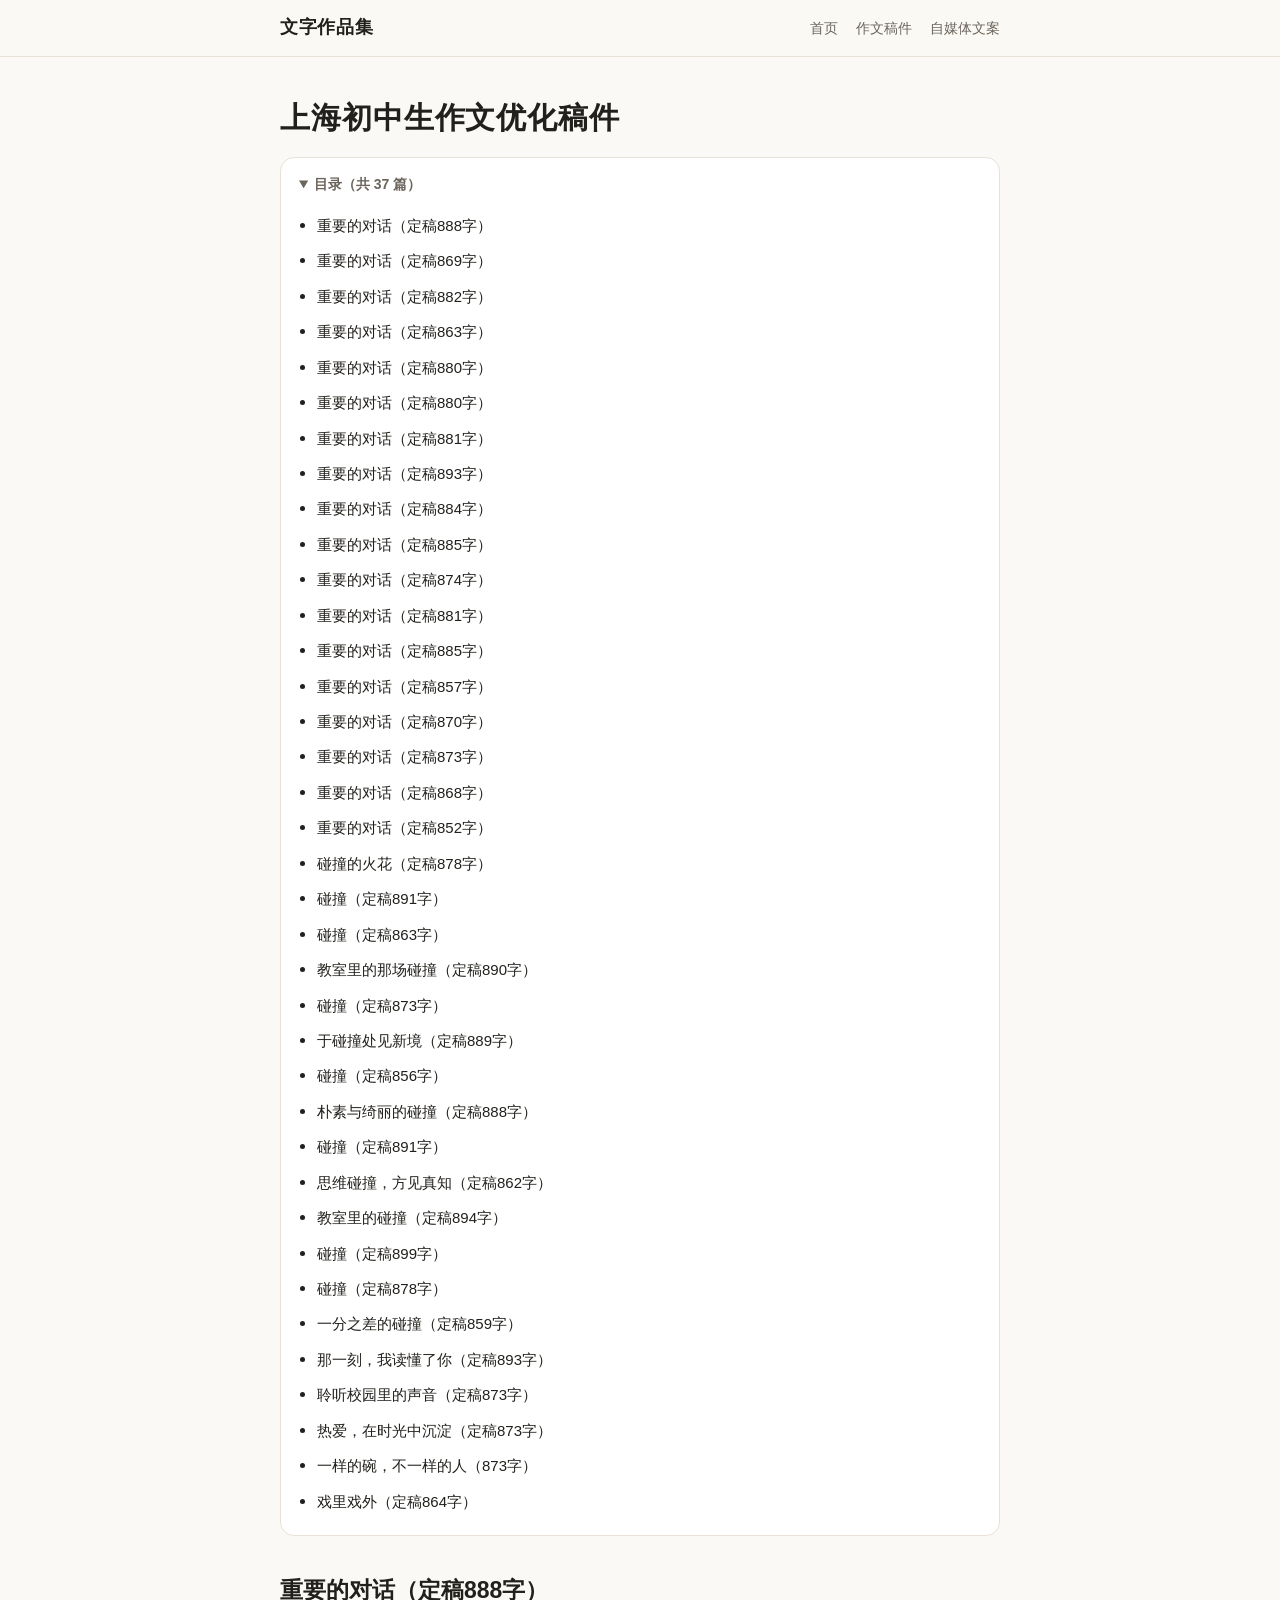
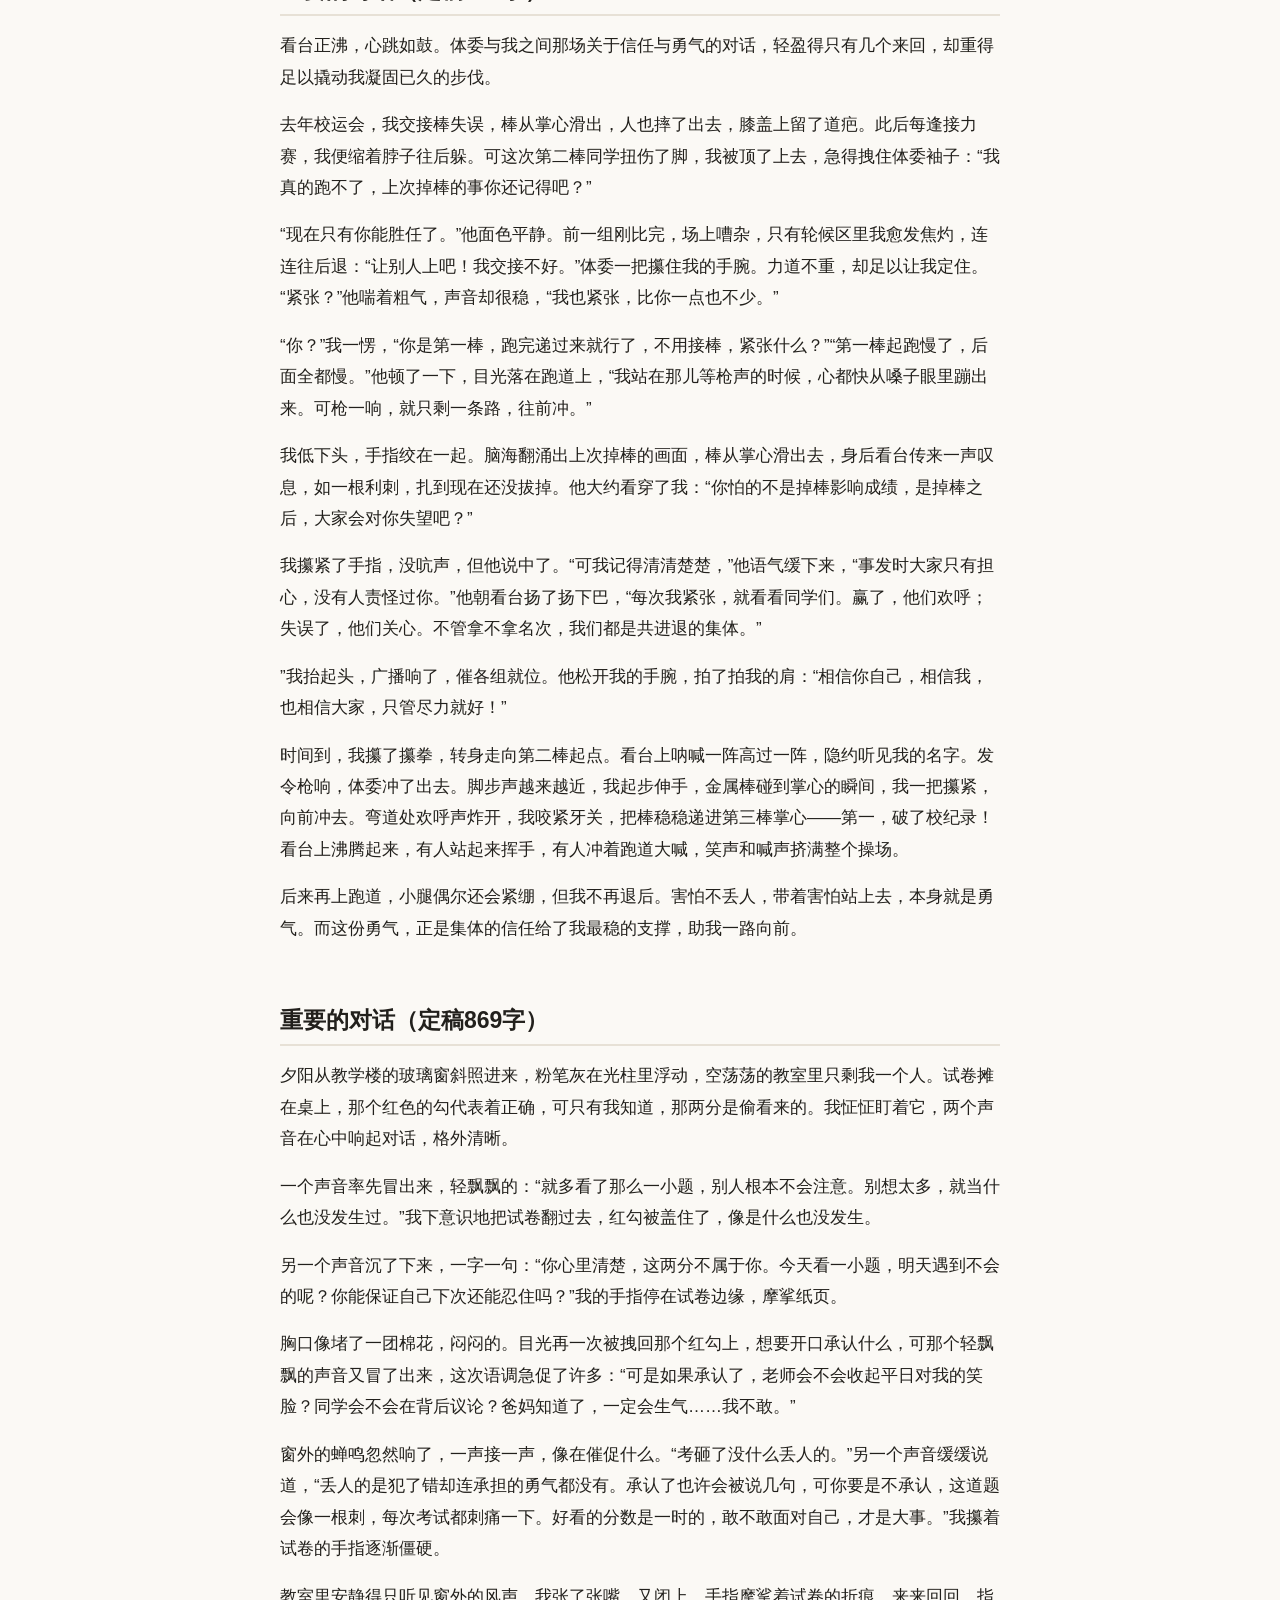
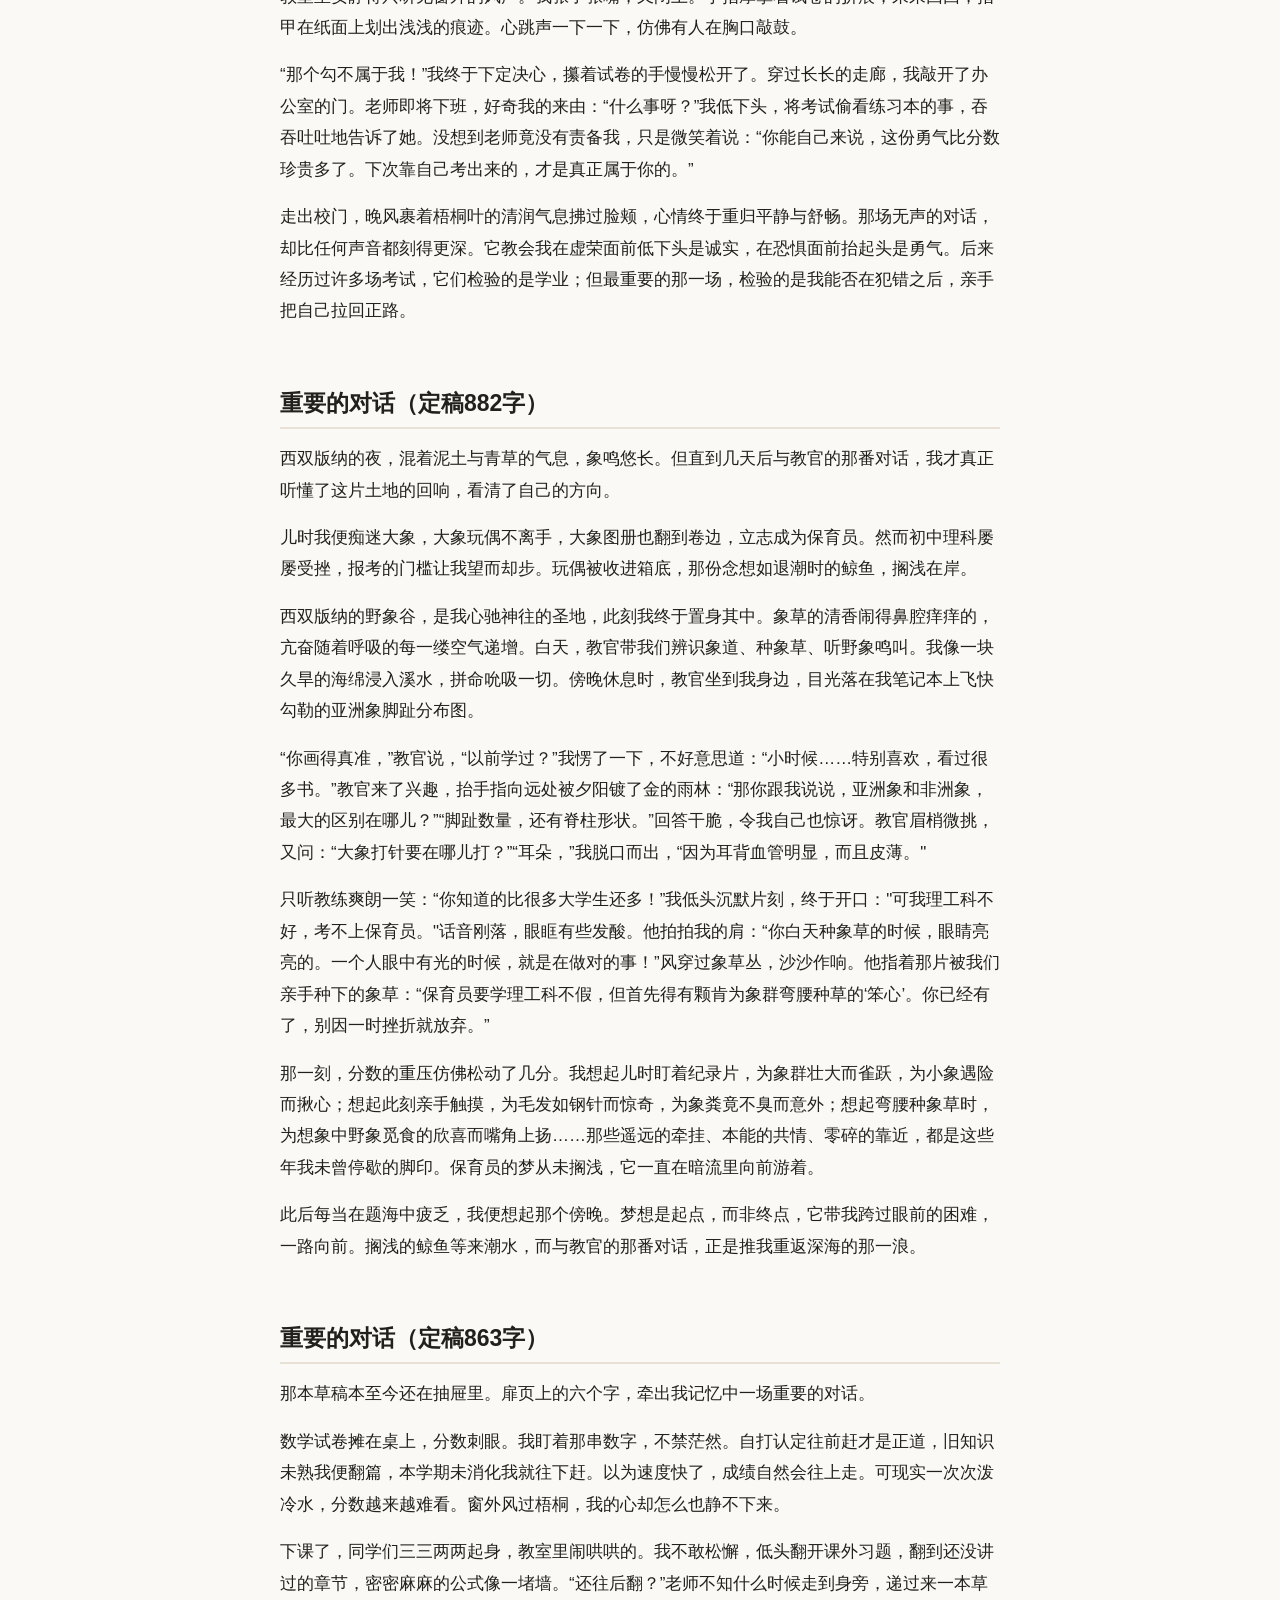
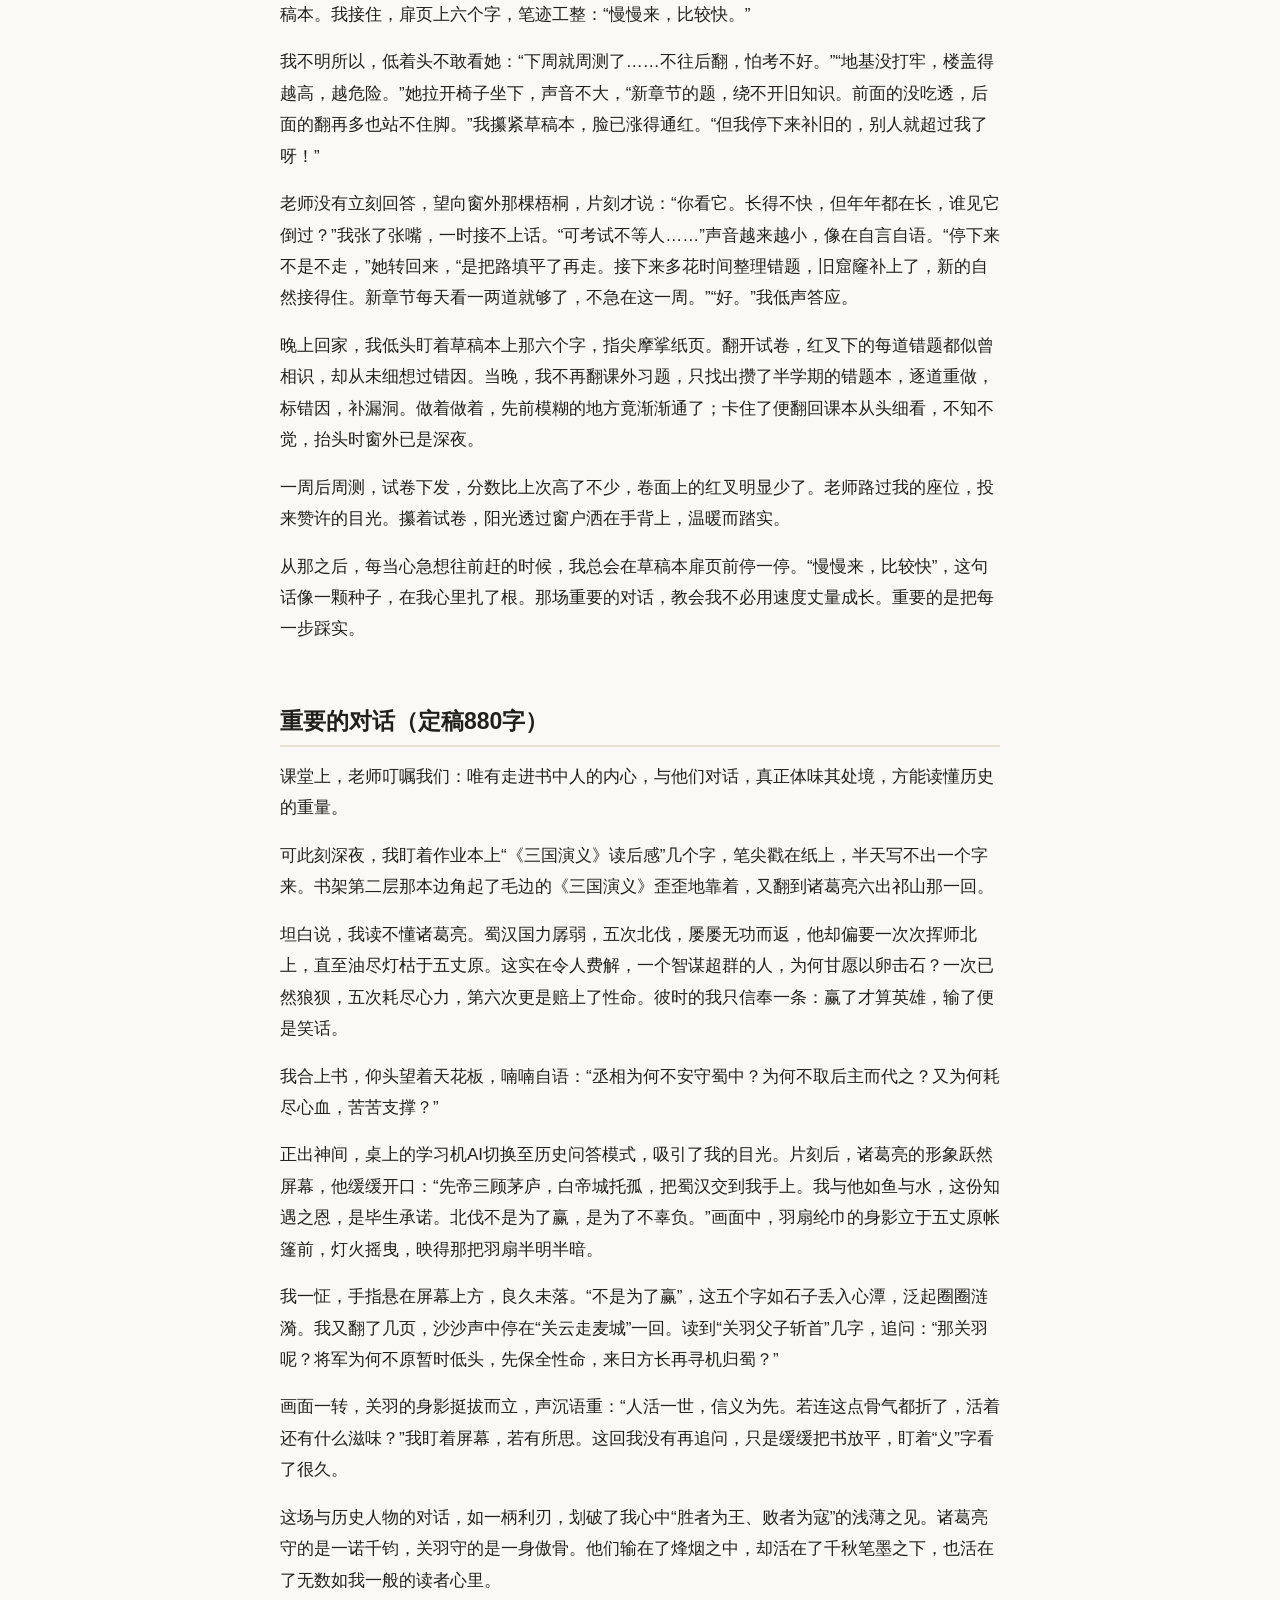
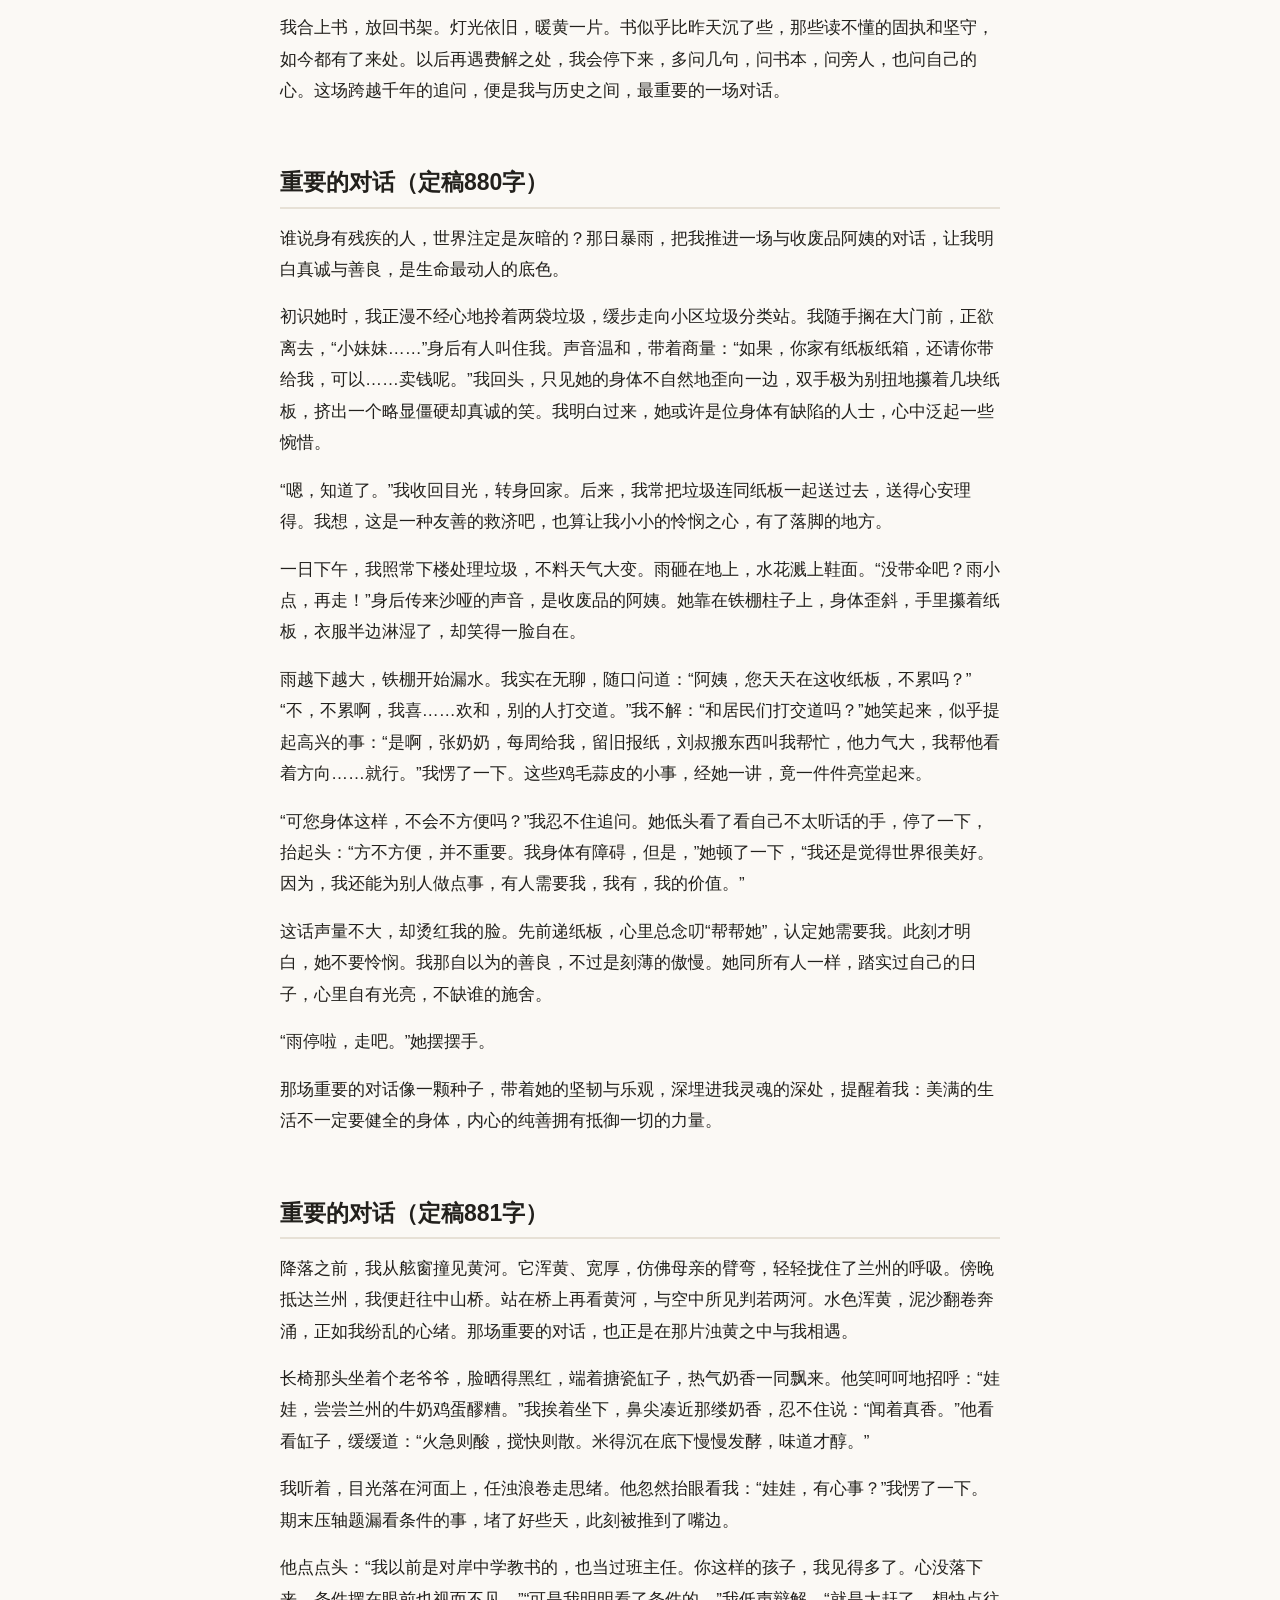
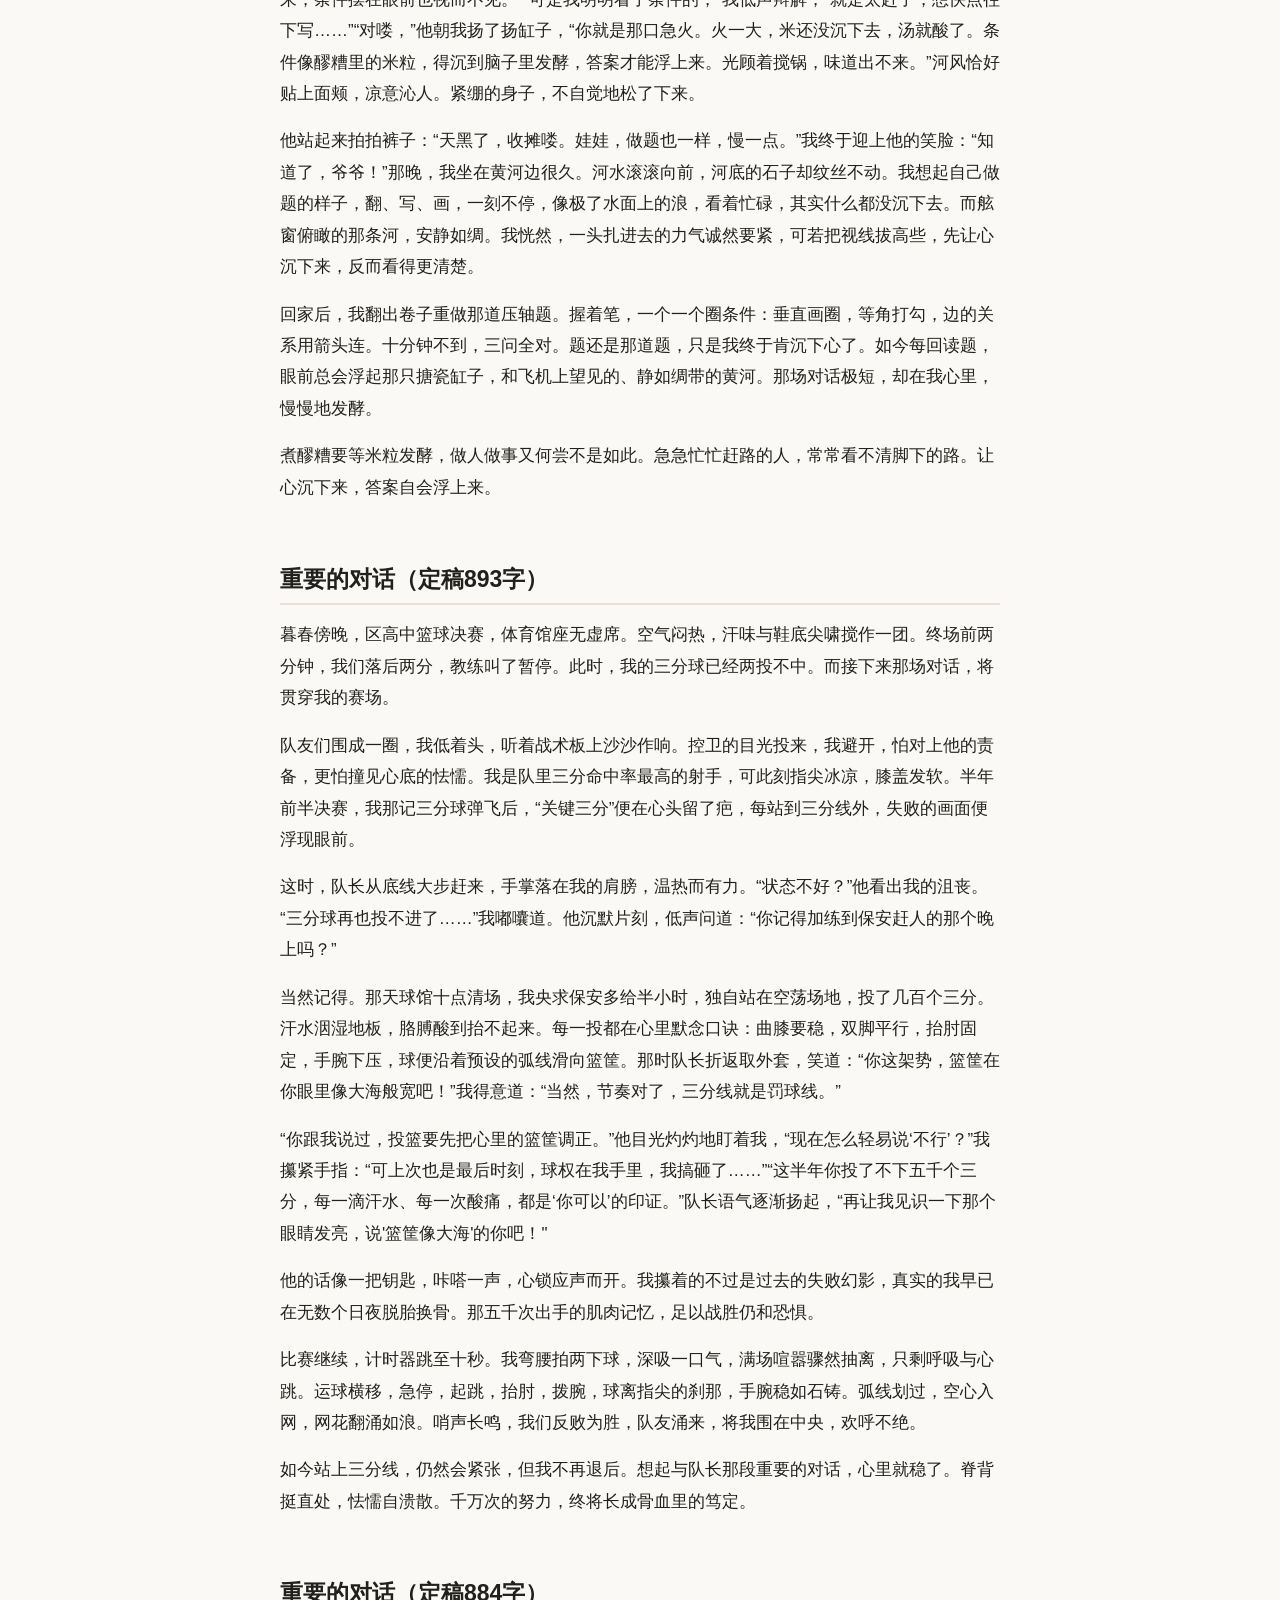
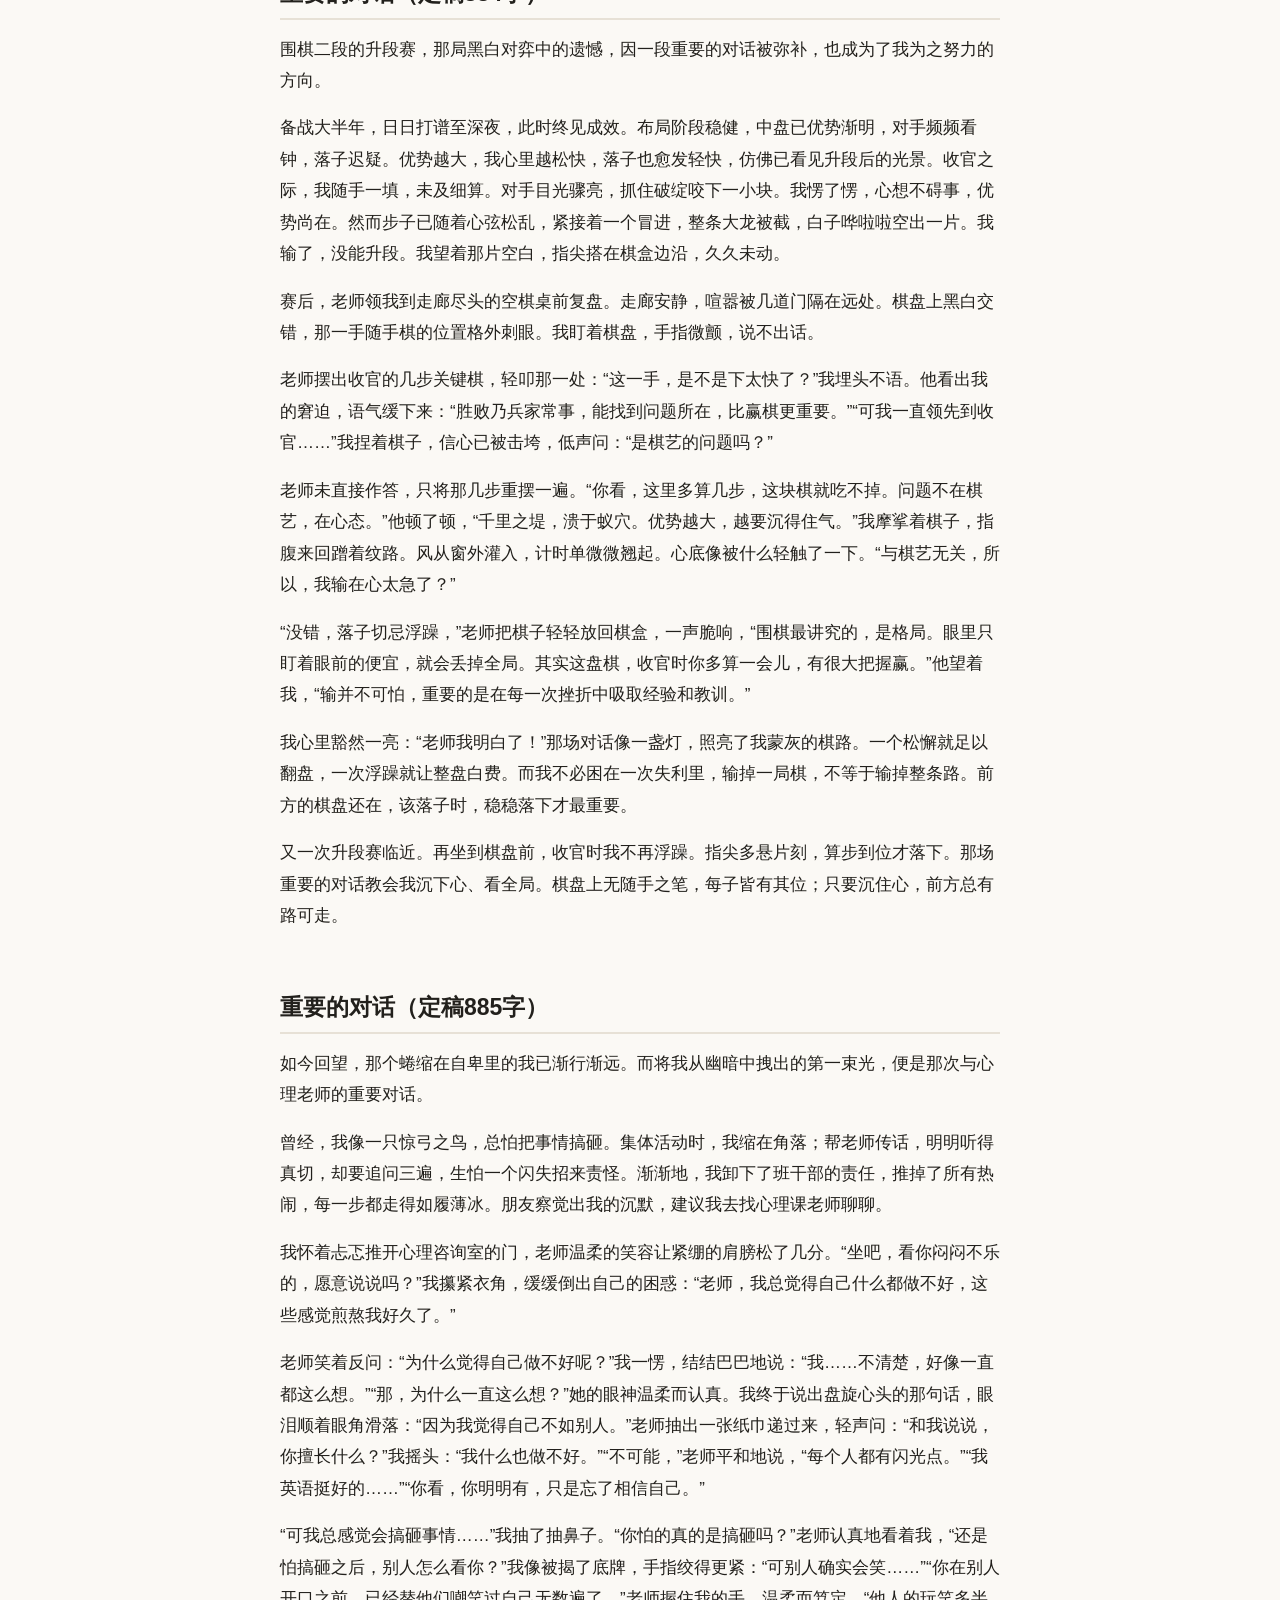
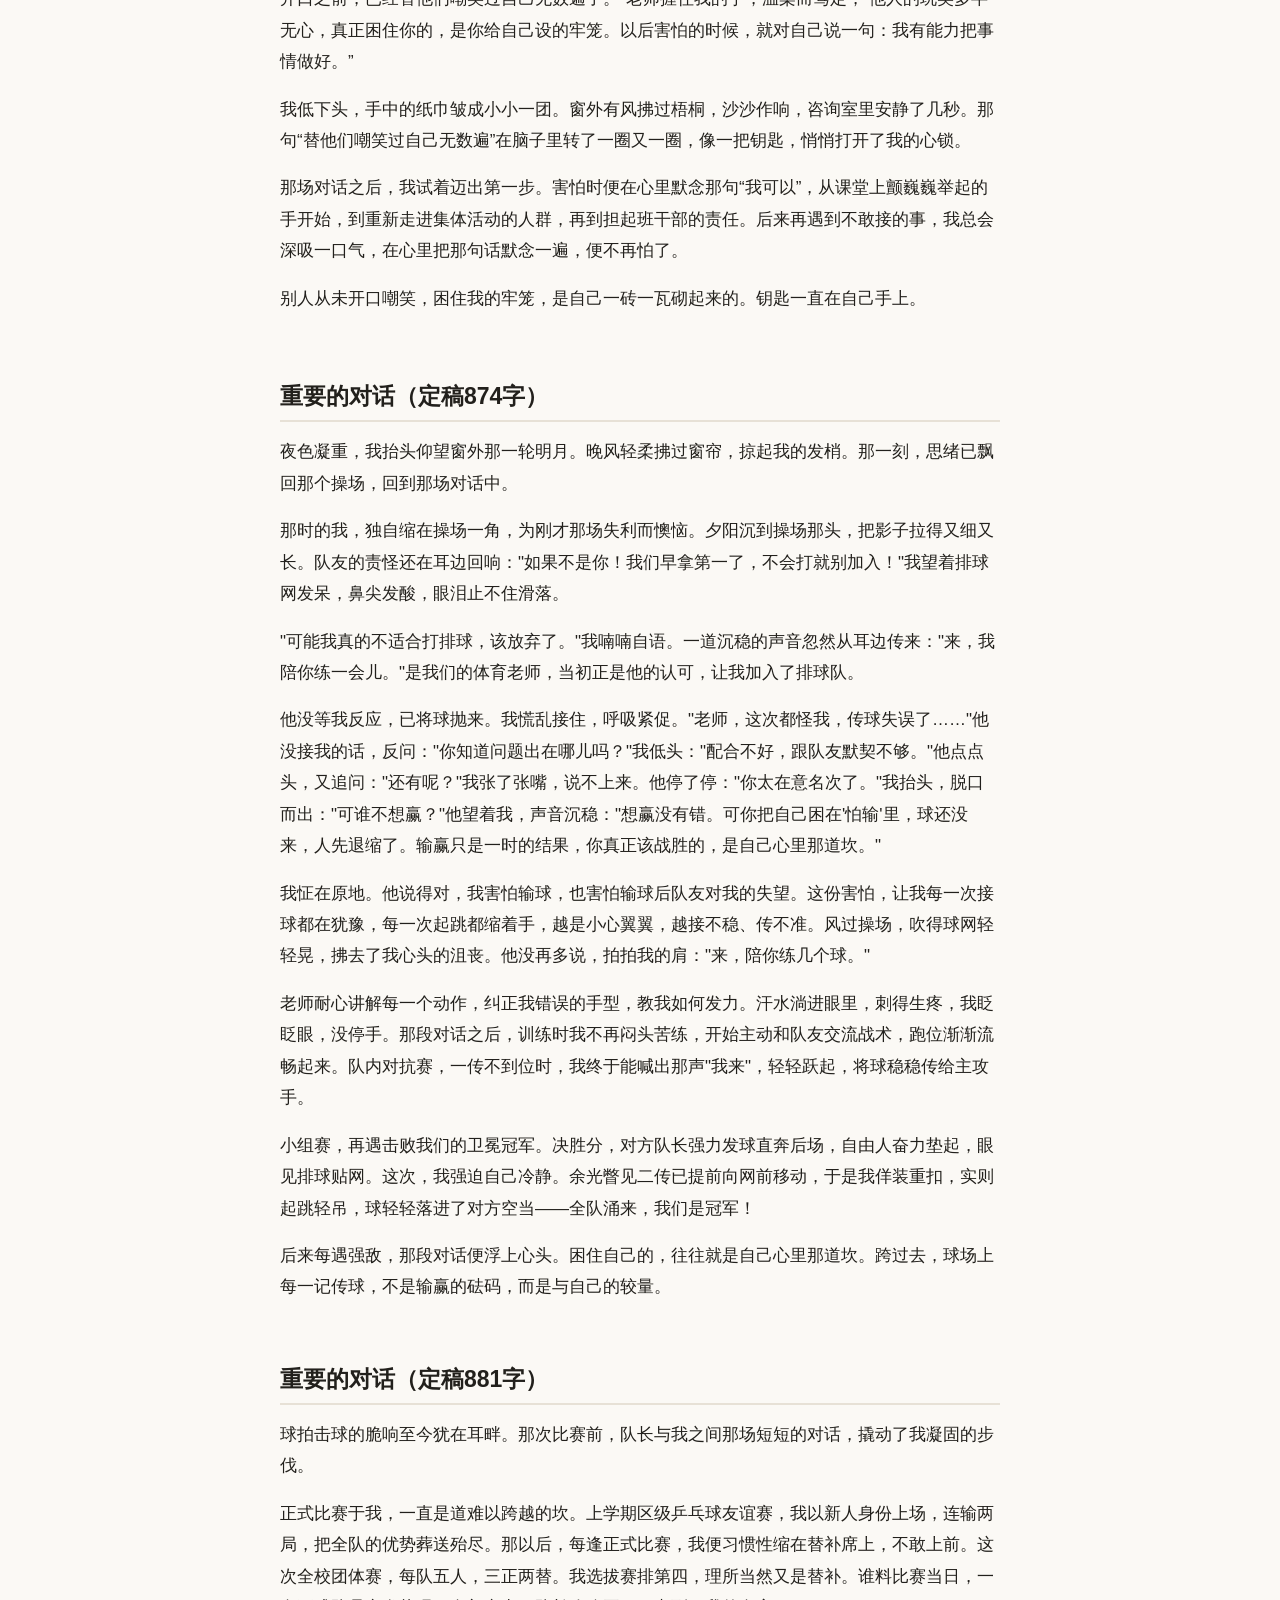
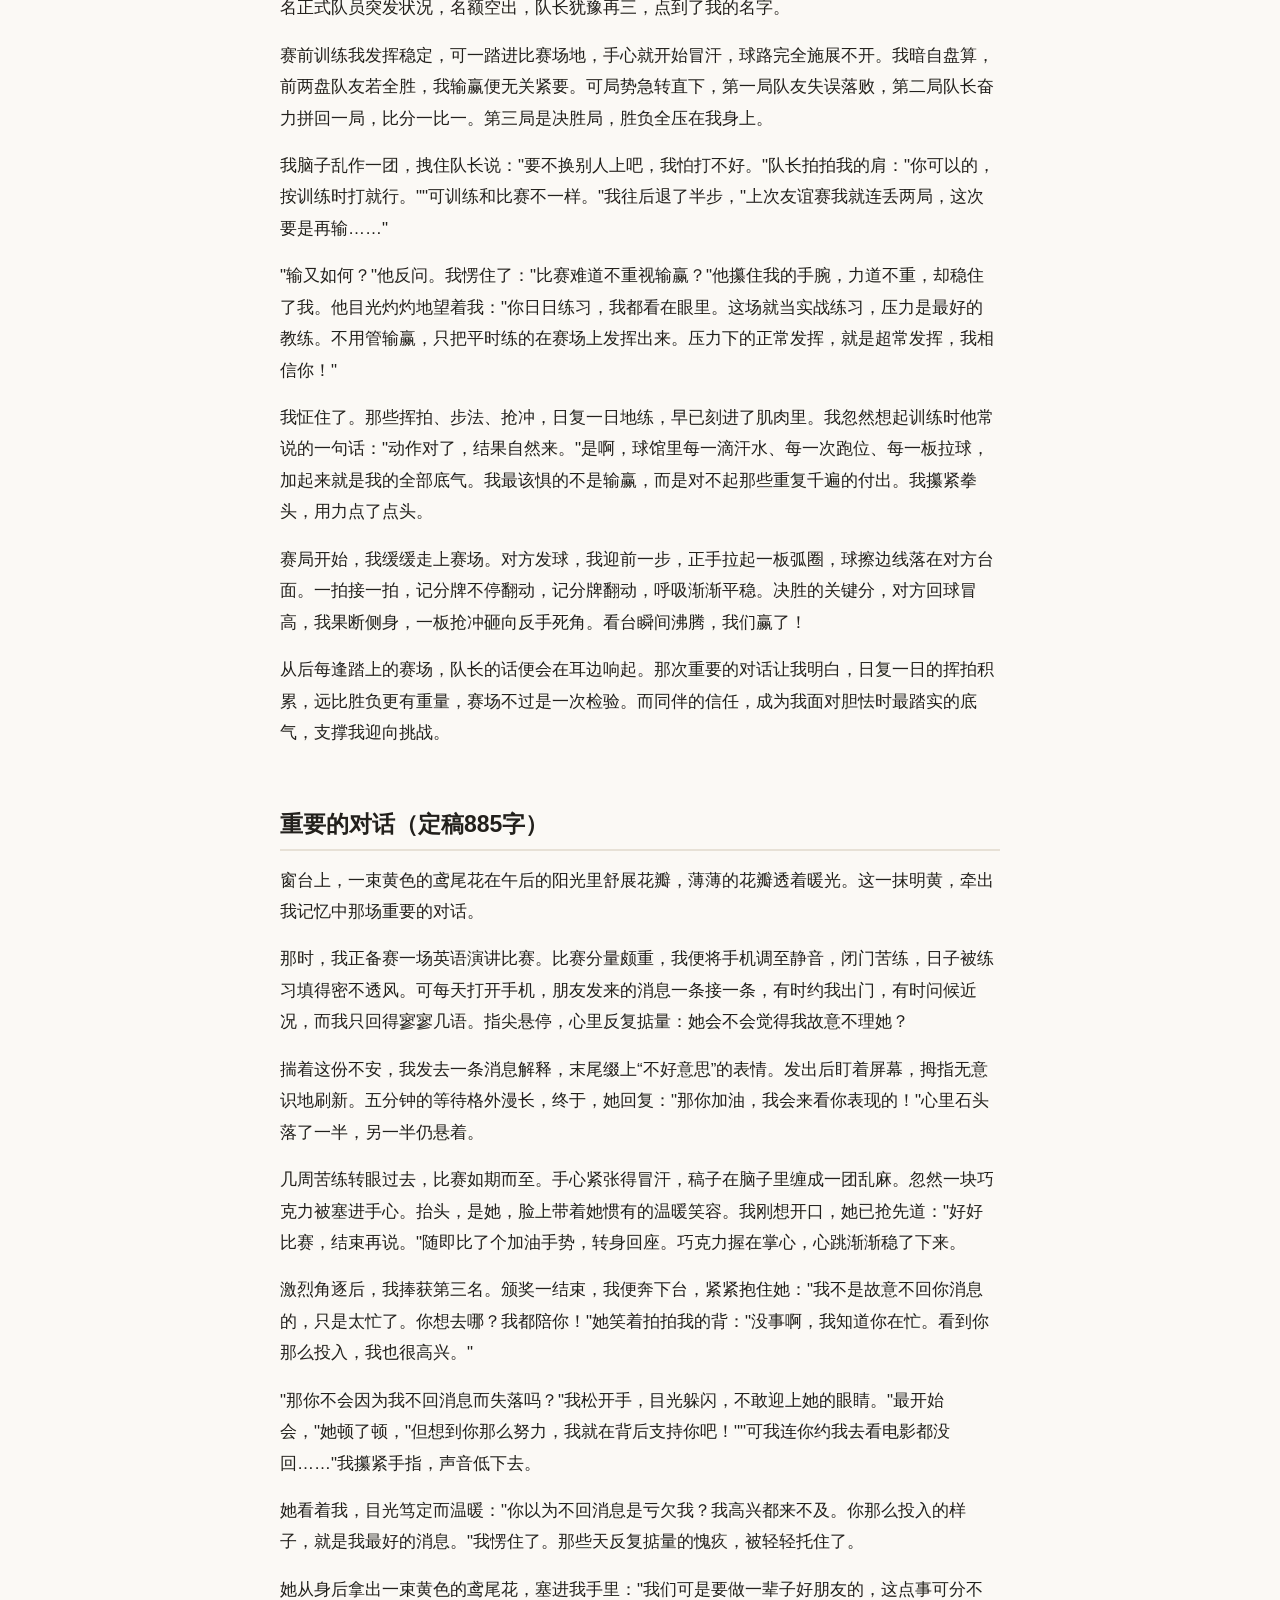
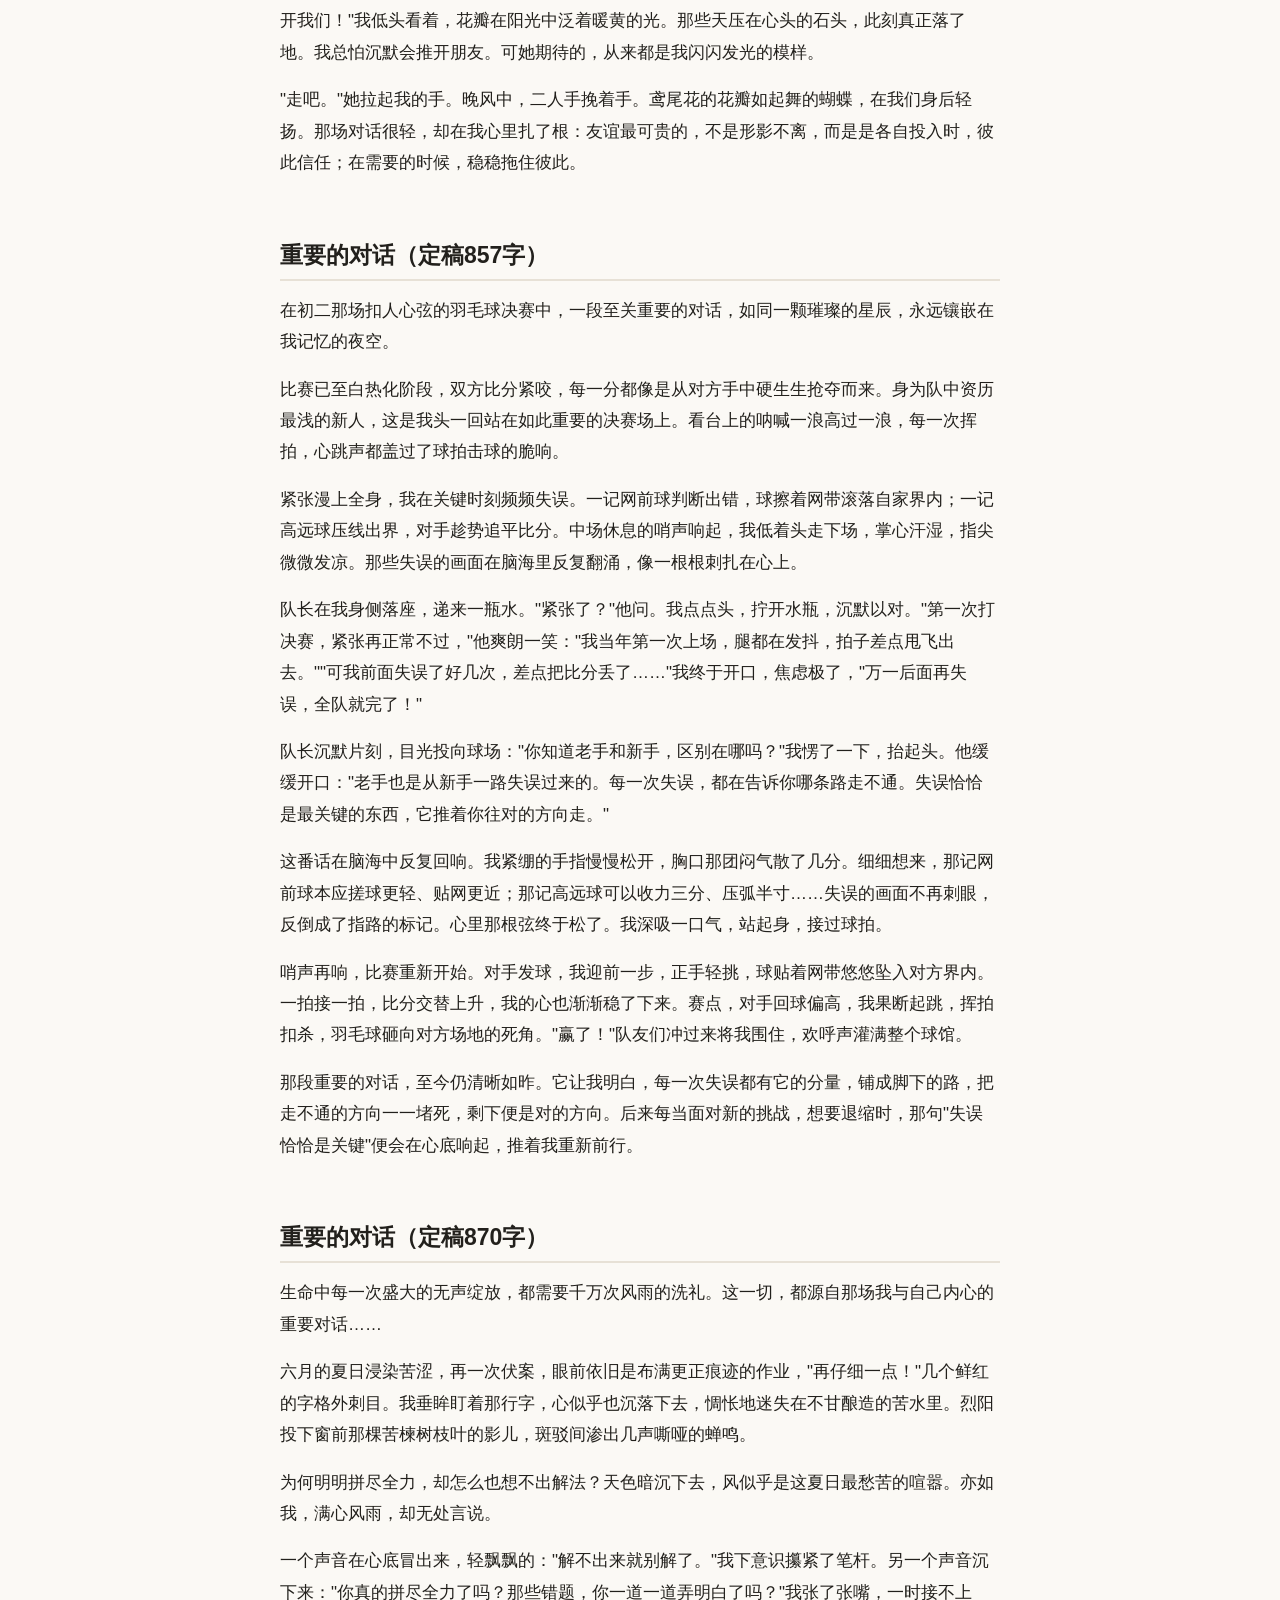
<file: essays.html>
<!DOCTYPE html>
<html lang="zh-CN">
<head>
<meta charset="utf-8">
<meta name="viewport" content="width=device-width, initial-scale=1">
<title>上海初中生作文优化稿件</title>
<link rel="stylesheet" href="style.css">
</head>
<body>
<header class="site-header">
  <div class="wrap">
    <a class="brand" href="index.html">文字作品集</a>
    <nav><a href="index.html">首页</a><a href="essays.html">作文稿件</a><a href="copywriting.html">自媒体文案</a></nav>
  </div>
</header>
<main class="wrap">

<h1 class="page-title">上海初中生作文优化稿件</h1>
<details class="toc-box" open>
  <summary>目录（共 37 篇）</summary>
  <ul class="toc"><li><a href="#e-h2-1">重要的对话（定稿888字）</a></li><li><a href="#e-h2-2">重要的对话（定稿869字）</a></li><li><a href="#e-h2-3">重要的对话（定稿882字）</a></li><li><a href="#e-h2-4">重要的对话（定稿863字）</a></li><li><a href="#e-h2-5">重要的对话（定稿880字）</a></li><li><a href="#e-h2-6">重要的对话（定稿880字）</a></li><li><a href="#e-h2-7">重要的对话（定稿881字）</a></li><li><a href="#e-h2-8">重要的对话（定稿893字）</a></li><li><a href="#e-h2-9">重要的对话（定稿884字）</a></li><li><a href="#e-h2-10">重要的对话（定稿885字）</a></li><li><a href="#e-h2-11">重要的对话（定稿874字）</a></li><li><a href="#e-h2-12">重要的对话（定稿881字）</a></li><li><a href="#e-h2-13">重要的对话（定稿885字）</a></li><li><a href="#e-h2-14">重要的对话（定稿857字）</a></li><li><a href="#e-h2-15">重要的对话（定稿870字）</a></li><li><a href="#e-h2-16">重要的对话（定稿873字）</a></li><li><a href="#e-h2-17">重要的对话（定稿868字）</a></li><li><a href="#e-h2-18">重要的对话（定稿852字）</a></li><li><a href="#e-h2-19">碰撞的火花（定稿878字）</a></li><li><a href="#e-h2-20">碰撞（定稿891字）</a></li><li><a href="#e-h2-21">碰撞（定稿863字）</a></li><li><a href="#e-h2-22">教室里的那场碰撞（定稿890字）</a></li><li><a href="#e-h2-23">碰撞（定稿873字）</a></li><li><a href="#e-h2-24">于碰撞处见新境（定稿889字）</a></li><li><a href="#e-h2-25">碰撞（定稿856字）</a></li><li><a href="#e-h2-26">朴素与绮丽的碰撞（定稿888字）</a></li><li><a href="#e-h2-27">碰撞（定稿891字）</a></li><li><a href="#e-h2-28">思维碰撞，方见真知（定稿862字）</a></li><li><a href="#e-h2-29">教室里的碰撞（定稿894字）</a></li><li><a href="#e-h2-30">碰撞（定稿899字）</a></li><li><a href="#e-h2-31">碰撞（定稿878字）</a></li><li><a href="#e-h2-32">一分之差的碰撞（定稿859字）</a></li><li><a href="#e-h2-33">那一刻，我读懂了你（定稿893字）</a></li><li><a href="#e-h2-34">聆听校园里的声音（定稿873字）</a></li><li><a href="#e-h2-35">热爱，在时光中沉淀（定稿873字）</a></li><li><a href="#e-h2-36">一样的碗，不一样的人（873字）</a></li><li><a href="#e-h2-37">戏里戏外（定稿864字）</a></li></ul>
</details>
<h2 id="e-h2-1">重要的对话（定稿888字）</h2>
<p>看台正沸，心跳如鼓。体委与我之间那场关于信任与勇气的对话，轻盈得只有几个来回，却重得足以撬动我凝固已久的步伐。</p>
<p>去年校运会，我交接棒失误，棒从掌心滑出，人也摔了出去，膝盖上留了道疤。此后每逢接力赛，我便缩着脖子往后躲。可这次第二棒同学扭伤了脚，我被顶了上去，急得拽住体委袖子：“我真的跑不了，上次掉棒的事你还记得吧？”</p>
<p>“现在只有你能胜任了。”他面色平静。前一组刚比完，场上嘈杂，只有轮候区里我愈发焦灼，连连往后退：“让别人上吧！我交接不好。”体委一把攥住我的手腕。力道不重，却足以让我定住。“紧张？”他喘着粗气，声音却很稳，“我也紧张，比你一点也不少。”</p>
<p>“你？”我一愣，“你是第一棒，跑完递过来就行了，不用接棒，紧张什么？”“第一棒起跑慢了，后面全都慢。”他顿了一下，目光落在跑道上，“我站在那儿等枪声的时候，心都快从嗓子眼里蹦出来。可枪一响，就只剩一条路，往前冲。”</p>
<p>我低下头，手指绞在一起。脑海翻涌出上次掉棒的画面，棒从掌心滑出去，身后看台传来一声叹息，如一根利刺，扎到现在还没拔掉。他大约看穿了我：“你怕的不是掉棒影响成绩，是掉棒之后，大家会对你失望吧？”</p>
<p>我攥紧了手指，没吭声，但他说中了。“可我记得清清楚楚，”他语气缓下来，“事发时大家只有担心，没有人责怪过你。”他朝看台扬了扬下巴，“每次我紧张，就看看同学们。赢了，他们欢呼；失误了，他们关心。不管拿不拿名次，我们都是共进退的集体。”</p>
<p>”我抬起头，广播响了，催各组就位。他松开我的手腕，拍了拍我的肩：“相信你自己，相信我，也相信大家，只管尽力就好！”</p>
<p>时间到，我攥了攥拳，转身走向第二棒起点。看台上呐喊一阵高过一阵，隐约听见我的名字。发令枪响，体委冲了出去。脚步声越来越近，我起步伸手，金属棒碰到掌心的瞬间，我一把攥紧，向前冲去。弯道处欢呼声炸开，我咬紧牙关，把棒稳稳递进第三棒掌心——第一，破了校纪录！看台上沸腾起来，有人站起来挥手，有人冲着跑道大喊，笑声和喊声挤满整个操场。</p>
<p>后来再上跑道，小腿偶尔还会紧绷，但我不再退后。害怕不丢人，带着害怕站上去，本身就是勇气。而这份勇气，正是集体的信任给了我最稳的支撑，助我一路向前。</p>
<p class="spacer"></p>
<h2 id="e-h2-2">重要的对话（定稿869字）</h2>
<p>夕阳从教学楼的玻璃窗斜照进来，粉笔灰在光柱里浮动，空荡荡的教室里只剩我一个人。试卷摊在桌上，那个红色的勾代表着正确，可只有我知道，那两分是偷看来的。我怔怔盯着它，两个声音在心中响起对话，格外清晰。</p>
<p>一个声音率先冒出来，轻飘飘的：“就多看了那么一小题，别人根本不会注意。别想太多，就当什么也没发生过。”我下意识地把试卷翻过去，红勾被盖住了，像是什么也没发生。</p>
<p>另一个声音沉了下来，一字一句：“你心里清楚，这两分不属于你。今天看一小题，明天遇到不会的呢？你能保证自己下次还能忍住吗？”我的手指停在试卷边缘，摩挲纸页。</p>
<p>胸口像堵了一团棉花，闷闷的。目光再一次被拽回那个红勾上，想要开口承认什么，可那个轻飘飘的声音又冒了出来，这次语调急促了许多：“可是如果承认了，老师会不会收起平日对我的笑脸？同学会不会在背后议论？爸妈知道了，一定会生气……我不敢。”</p>
<p>窗外的蝉鸣忽然响了，一声接一声，像在催促什么。“考砸了没什么丢人的。”另一个声音缓缓说道，“丢人的是犯了错却连承担的勇气都没有。承认了也许会被说几句，可你要是不承认，这道题会像一根刺，每次考试都刺痛一下。好看的分数是一时的，敢不敢面对自己，才是大事。”我攥着试卷的手指逐渐僵硬。</p>
<p>教室里安静得只听见窗外的风声。我张了张嘴，又闭上。手指摩挲着试卷的折痕，来来回回，指甲在纸面上划出浅浅的痕迹。心跳声一下一下，仿佛有人在胸口敲鼓。</p>
<p>“那个勾不属于我！”我终于下定决心，攥着试卷的手慢慢松开了。穿过长长的走廊，我敲开了办公室的门。老师即将下班，好奇我的来由：“什么事呀？”我低下头，将考试偷看练习本的事，吞吞吐吐地告诉了她。没想到老师竟没有责备我，只是微笑着说：“你能自己来说，这份勇气比分数珍贵多了。下次靠自己考出来的，才是真正属于你的。”</p>
<p>走出校门，晚风裹着梧桐叶的清润气息拂过脸颊，心情终于重归平静与舒畅。那场无声的对话，却比任何声音都刻得更深。它教会我在虚荣面前低下头是诚实，在恐惧面前抬起头是勇气。后来经历过许多场考试，它们检验的是学业；但最重要的那一场，检验的是我能否在犯错之后，亲手把自己拉回正路。</p>
<p class="spacer"></p>
<h2 id="e-h2-3">重要的对话（定稿882字）</h2>
<p>西双版纳的夜，混着泥土与青草的气息，象鸣悠长。但直到几天后与教官的那番对话，我才真正听懂了这片土地的回响，看清了自己的方向。</p>
<p>儿时我便痴迷大象，大象玩偶不离手，大象图册也翻到卷边，立志成为保育员。然而初中理科屡屡受挫，报考的门槛让我望而却步。玩偶被收进箱底，那份念想如退潮时的鲸鱼，搁浅在岸。</p>
<p>西双版纳的野象谷，是我心驰神往的圣地，此刻我终于置身其中。象草的清香闹得鼻腔痒痒的，亢奋随着呼吸的每一缕空气递增。白天，教官带我们辨识象道、种象草、听野象鸣叫。我像一块久旱的海绵浸入溪水，拼命吮吸一切。傍晚休息时，教官坐到我身边，目光落在我笔记本上飞快勾勒的亚洲象脚趾分布图。</p>
<p>“你画得真准，”教官说，“以前学过？”我愣了一下，不好意思道：“小时候……特别喜欢，看过很多书。”教官来了兴趣，抬手指向远处被夕阳镀了金的雨林：“那你跟我说说，亚洲象和非洲象，最大的区别在哪儿？”“脚趾数量，还有脊柱形状。”回答干脆，令我自己也惊讶。教官眉梢微挑，又问：“大象打针要在哪儿打？”“耳朵，”我脱口而出，“因为耳背血管明显，而且皮薄。&quot;</p>
<p>只听教练爽朗一笑：“你知道的比很多大学生还多！”我低头沉默片刻，终于开口：&quot;可我理工科不好，考不上保育员。&quot;话音刚落，眼眶有些发酸。他拍拍我的肩：“你白天种象草的时候，眼睛亮亮的。一个人眼中有光的时候，就是在做对的事！”风穿过象草丛，沙沙作响。他指着那片被我们亲手种下的象草：“保育员要学理工科不假，但首先得有颗肯为象群弯腰种草的‘笨心’。你已经有了，别因一时挫折就放弃。”</p>
<p>那一刻，分数的重压仿佛松动了几分。我想起儿时盯着纪录片，为象群壮大而雀跃，为小象遇险而揪心；想起此刻亲手触摸，为毛发如钢针而惊奇，为象粪竟不臭而意外；想起弯腰种象草时，为想象中野象觅食的欣喜而嘴角上扬……那些遥远的牵挂、本能的共情、零碎的靠近，都是这些年我未曾停歇的脚印。保育员的梦从未搁浅，它一直在暗流里向前游着。</p>
<p>此后每当在题海中疲乏，我便想起那个傍晚。梦想是起点，而非终点，它带我跨过眼前的困难，一路向前。搁浅的鲸鱼等来潮水，而与教官的那番对话，正是推我重返深海的那一浪。</p>
<p class="spacer"></p>
<h2 id="e-h2-4">重要的对话（定稿863字）</h2>
<p>那本草稿本至今还在抽屉里。扉页上的六个字，牵出我记忆中一场重要的对话。</p>
<p>数学试卷摊在桌上，分数刺眼。我盯着那串数字，不禁茫然。自打认定往前赶才是正道，旧知识未熟我便翻篇，本学期未消化我就往下赶。以为速度快了，成绩自然会往上走。可现实一次次泼冷水，分数越来越难看。窗外风过梧桐，我的心却怎么也静不下来。</p>
<p>下课了，同学们三三两两起身，教室里闹哄哄的。我不敢松懈，低头翻开课外习题，翻到还没讲过的章节，密密麻麻的公式像一堵墙。“还往后翻？”老师不知什么时候走到身旁，递过来一本草稿本。我接住，扉页上六个字，笔迹工整：“慢慢来，比较快。”</p>
<p>我不明所以，低着头不敢看她：“下周就周测了……不往后翻，怕考不好。”“地基没打牢，楼盖得越高，越危险。”她拉开椅子坐下，声音不大，“新章节的题，绕不开旧知识。前面的没吃透，后面的翻再多也站不住脚。”我攥紧草稿本，脸已涨得通红。“但我停下来补旧的，别人就超过我了呀！”</p>
<p>老师没有立刻回答，望向窗外那棵梧桐，片刻才说：“你看它。长得不快，但年年都在长，谁见它倒过？”我张了张嘴，一时接不上话。“可考试不等人……”声音越来越小，像在自言自语。“停下来不是不走，”她转回来，“是把路填平了再走。接下来多花时间整理错题，旧窟窿补上了，新的自然接得住。新章节每天看一两道就够了，不急在这一周。”“好。”我低声答应。</p>
<p>晚上回家，我低头盯着草稿本上那六个字，指尖摩挲纸页。翻开试卷，红叉下的每道错题都似曾相识，却从未细想过错因。当晚，我不再翻课外习题，只找出攒了半学期的错题本，逐道重做，标错因，补漏洞。做着做着，先前模糊的地方竟渐渐通了；卡住了便翻回课本从头细看，不知不觉，抬头时窗外已是深夜。</p>
<p>一周后周测，试卷下发，分数比上次高了不少，卷面上的红叉明显少了。老师路过我的座位，投来赞许的目光。攥着试卷，阳光透过窗户洒在手背上，温暖而踏实。</p>
<p>从那之后，每当心急想往前赶的时候，我总会在草稿本扉页前停一停。“慢慢来，比较快”，这句话像一颗种子，在我心里扎了根。那场重要的对话，教会我不必用速度丈量成长。重要的是把每一步踩实。</p>
<p class="spacer"></p>
<h2 id="e-h2-5">重要的对话（定稿880字）</h2>
<p>课堂上，老师叮嘱我们：唯有走进书中人的内心，与他们对话，真正体味其处境，方能读懂历史的重量。</p>
<p>可此刻深夜，我盯着作业本上“《三国演义》读后感”几个字，笔尖戳在纸上，半天写不出一个字来。书架第二层那本边角起了毛边的《三国演义》歪歪地靠着，又翻到诸葛亮六出祁山那一回。</p>
<p>坦白说，我读不懂诸葛亮。蜀汉国力孱弱，五次北伐，屡屡无功而返，他却偏要一次次挥师北上，直至油尽灯枯于五丈原。这实在令人费解，一个智谋超群的人，为何甘愿以卵击石？一次已然狼狈，五次耗尽心力，第六次更是赔上了性命。彼时的我只信奉一条：赢了才算英雄，输了便是笑话。</p>
<p>我合上书，仰头望着天花板，喃喃自语：“丞相为何不安守蜀中？为何不取后主而代之？又为何耗尽心血，苦苦支撑？”</p>
<p>正出神间，桌上的学习机AI切换至历史问答模式，吸引了我的目光。片刻后，诸葛亮的形象跃然屏幕，他缓缓开口：“先帝三顾茅庐，白帝城托孤，把蜀汉交到我手上。我与他如鱼与水，这份知遇之恩，是毕生承诺。北伐不是为了赢，是为了不辜负。”画面中，羽扇纶巾的身影立于五丈原帐篷前，灯火摇曳，映得那把羽扇半明半暗。</p>
<p>我一怔，手指悬在屏幕上方，良久未落。“不是为了赢”，这五个字如石子丢入心潭，泛起圈圈涟漪。我又翻了几页，沙沙声中停在“关云走麦城”一回。读到“关羽父子斩首”几字，追问：“那关羽呢？将军为何不原暂时低头，先保全性命，来日方长再寻机归蜀？”</p>
<p>画面一转，关羽的身影挺拔而立，声沉语重：“人活一世，信义为先。若连这点骨气都折了，活着还有什么滋味？”我盯着屏幕，若有所思。这回我没有再追问，只是缓缓把书放平，盯着“义”字看了很久。</p>
<p>这场与历史人物的对话，如一柄利刃，划破了我心中“胜者为王、败者为寇”的浅薄之见。诸葛亮守的是一诺千钧，关羽守的是一身傲骨。他们输在了烽烟之中，却活在了千秋笔墨之下，也活在了无数如我一般的读者心里。</p>
<p>我合上书，放回书架。灯光依旧，暖黄一片。书似乎比昨天沉了些，那些读不懂的固执和坚守，如今都有了来处。以后再遇费解之处，我会停下来，多问几句，问书本，问旁人，也问自己的心。这场跨越千年的追问，便是我与历史之间，最重要的一场对话。</p>
<p class="spacer"></p>
<h2 id="e-h2-6">重要的对话（定稿880字）</h2>
<p>谁说身有残疾的人，世界注定是灰暗的？那日暴雨，把我推进一场与收废品阿姨的对话，让我明白真诚与善良，是生命最动人的底色。</p>
<p>初识她时，我正漫不经心地拎着两袋垃圾，缓步走向小区垃圾分类站。我随手搁在大门前，正欲离去，“小妹妹……”身后有人叫住我。声音温和，带着商量：“如果，你家有纸板纸箱，还请你带给我，可以……卖钱呢。”我回头，只见她的身体不自然地歪向一边，双手极为别扭地攥着几块纸板，挤出一个略显僵硬却真诚的笑。我明白过来，她或许是位身体有缺陷的人士，心中泛起一些惋惜。</p>
<p>“嗯，知道了。”我收回目光，转身回家。后来，我常把垃圾连同纸板一起送过去，送得心安理得。我想，这是一种友善的救济吧，也算让我小小的怜悯之心，有了落脚的地方。</p>
<p>一日下午，我照常下楼处理垃圾，不料天气大变。雨砸在地上，水花溅上鞋面。“没带伞吧？雨小点，再走！”身后传来沙哑的声音，是收废品的阿姨。她靠在铁棚柱子上，身体歪斜，手里攥着纸板，衣服半边淋湿了，却笑得一脸自在。</p>
<p>雨越下越大，铁棚开始漏水。我实在无聊，随口问道：“阿姨，您天天在这收纸板，不累吗？”“不，不累啊，我喜……欢和，别的人打交道。”我不解：“和居民们打交道吗？”她笑起来，似乎提起高兴的事：“是啊，张奶奶，每周给我，留旧报纸，刘叔搬东西叫我帮忙，他力气大，我帮他看着方向……就行。”我愣了一下。这些鸡毛蒜皮的小事，经她一讲，竟一件件亮堂起来。</p>
<p>“可您身体这样，不会不方便吗？”我忍不住追问。她低头看了看自己不太听话的手，停了一下，抬起头：“方不方便，并不重要。我身体有障碍，但是，”她顿了一下，“我还是觉得世界很美好。因为，我还能为别人做点事，有人需要我，我有，我的价值。”</p>
<p>这话声量不大，却烫红我的脸。先前递纸板，心里总念叨“帮帮她”，认定她需要我。此刻才明白，她不要怜悯。我那自以为的善良，不过是刻薄的傲慢。她同所有人一样，踏实过自己的日子，心里自有光亮，不缺谁的施舍。</p>
<p>“雨停啦，走吧。”她摆摆手。</p>
<p>那场重要的对话像一颗种子，带着她的坚韧与乐观，深埋进我灵魂的深处，提醒着我：美满的生活不一定要健全的身体，内心的纯善拥有抵御一切的力量。</p>
<p class="spacer"></p>
<h2 id="e-h2-7">重要的对话（定稿881字）</h2>
<p>降落之前，我从舷窗撞见黄河。它浑黄、宽厚，仿佛母亲的臂弯，轻轻拢住了兰州的呼吸。傍晚抵达兰州，我便赶往中山桥。站在桥上再看黄河，与空中所见判若两河。水色浑黄，泥沙翻卷奔涌，正如我纷乱的心绪。那场重要的对话，也正是在那片浊黄之中与我相遇。</p>
<p>长椅那头坐着个老爷爷，脸晒得黑红，端着搪瓷缸子，热气奶香一同飘来。他笑呵呵地招呼：“娃娃，尝尝兰州的牛奶鸡蛋醪糟。”我挨着坐下，鼻尖凑近那缕奶香，忍不住说：“闻着真香。”他看看缸子，缓缓道：“火急则酸，搅快则散。米得沉在底下慢慢发酵，味道才醇。”</p>
<p>我听着，目光落在河面上，任浊浪卷走思绪。他忽然抬眼看我：“娃娃，有心事？”我愣了一下。期末压轴题漏看条件的事，堵了好些天，此刻被推到了嘴边。</p>
<p>他点点头：“我以前是对岸中学教书的，也当过班主任。你这样的孩子，我见得多了。心没落下来，条件摆在眼前也视而不见。”“可是我明明看了条件的，”我低声辩解，“就是太赶了，想快点往下写……”“对喽，”他朝我扬了扬缸子，“你就是那口急火。火一大，米还没沉下去，汤就酸了。条件像醪糟里的米粒，得沉到脑子里发酵，答案才能浮上来。光顾着搅锅，味道出不来。”河风恰好贴上面颊，凉意沁人。紧绷的身子，不自觉地松了下来。</p>
<p>他站起来拍拍裤子：“天黑了，收摊喽。娃娃，做题也一样，慢一点。”我终于迎上他的笑脸：“知道了，爷爷！”那晚，我坐在黄河边很久。河水滚滚向前，河底的石子却纹丝不动。我想起自己做题的样子，翻、写、画，一刻不停，像极了水面上的浪，看着忙碌，其实什么都没沉下去。而舷窗俯瞰的那条河，安静如绸。我恍然，一头扎进去的力气诚然要紧，可若把视线拔高些，先让心沉下来，反而看得更清楚。</p>
<p>回家后，我翻出卷子重做那道压轴题。握着笔，一个一个圈条件：垂直画圈，等角打勾，边的关系用箭头连。十分钟不到，三问全对。题还是那道题，只是我终于肯沉下心了。如今每回读题，眼前总会浮起那只搪瓷缸子，和飞机上望见的、静如绸带的黄河。那场对话极短，却在我心里，慢慢地发酵。</p>
<p>煮醪糟要等米粒发酵，做人做事又何尝不是如此。急急忙忙赶路的人，常常看不清脚下的路。让心沉下来，答案自会浮上来。</p>
<p class="spacer"></p>
<h2 id="e-h2-8">重要的对话（定稿893字）</h2>
<p>暮春傍晚，区高中篮球决赛，体育馆座无虚席。空气闷热，汗味与鞋底尖啸搅作一团。终场前两分钟，我们落后两分，教练叫了暂停。此时，我的三分球已经两投不中。而接下来那场对话，将贯穿我的赛场。</p>
<p>队友们围成一圈，我低着头，听着战术板上沙沙作响。控卫的目光投来，我避开，怕对上他的责备，更怕撞见心底的怯懦。我是队里三分命中率最高的射手，可此刻指尖冰凉，膝盖发软。半年前半决赛，我那记三分球弹飞后，“关键三分”便在心头留了疤，每站到三分线外，失败的画面便浮现眼前。</p>
<p>这时，队长从底线大步赶来，手掌落在我的肩膀，温热而有力。“状态不好？”他看出我的沮丧。“三分球再也投不进了……”我嘟囔道。他沉默片刻，低声问道：“你记得加练到保安赶人的那个晚上吗？”</p>
<p>当然记得。那天球馆十点清场，我央求保安多给半小时，独自站在空荡场地，投了几百个三分。汗水洇湿地板，胳膊酸到抬不起来。每一投都在心里默念口诀：曲膝要稳，双脚平行，抬肘固定，手腕下压，球便沿着预设的弧线滑向篮筐。那时队长折返取外套，笑道：“你这架势，篮筐在你眼里像大海般宽吧！”我得意道：“当然，节奏对了，三分线就是罚球线。”</p>
<p>“你跟我说过，投篮要先把心里的篮筐调正。”他目光灼灼地盯着我，“现在怎么轻易说‘不行’？”我攥紧手指：“可上次也是最后时刻，球权在我手里，我搞砸了……”“这半年你投了不下五千个三分，每一滴汗水、每一次酸痛，都是‘你可以’的印证。”队长语气逐渐扬起，“再让我见识一下那个眼睛发亮，说&#x27;篮筐像大海&#x27;的你吧！&quot;</p>
<p>他的话像一把钥匙，咔嗒一声，心锁应声而开。我攥着的不过是过去的失败幻影，真实的我早已在无数个日夜脱胎换骨。那五千次出手的肌肉记忆，足以战胜仍和恐惧。</p>
<p>比赛继续，计时器跳至十秒。我弯腰拍两下球，深吸一口气，满场喧嚣骤然抽离，只剩呼吸与心跳。运球横移，急停，起跳，抬肘，拨腕，球离指尖的刹那，手腕稳如石铸。弧线划过，空心入网，网花翻涌如浪。哨声长鸣，我们反败为胜，队友涌来，将我围在中央，欢呼不绝。</p>
<p>如今站上三分线，仍然会紧张，但我不再退后。想起与队长那段重要的对话，心里就稳了。脊背挺直处，怯懦自溃散。千万次的努力，终将长成骨血里的笃定。</p>
<p class="spacer"></p>
<h2 id="e-h2-9">重要的对话（定稿884字）</h2>
<p>围棋二段的升段赛，那局黑白对弈中的遗憾，因一段重要的对话被弥补，也成为了我为之努力的方向。</p>
<p>备战大半年，日日打谱至深夜，此时终见成效。布局阶段稳健，中盘已优势渐明，对手频频看钟，落子迟疑。优势越大，我心里越松快，落子也愈发轻快，仿佛已看见升段后的光景。收官之际，我随手一填，未及细算。对手目光骤亮，抓住破绽咬下一小块。我愣了愣，心想不碍事，优势尚在。然而步子已随着心弦松乱，紧接着一个冒进，整条大龙被截，白子哗啦啦空出一片。我输了，没能升段。我望着那片空白，指尖搭在棋盒边沿，久久未动。</p>
<p>赛后，老师领我到走廊尽头的空棋桌前复盘。走廊安静，喧嚣被几道门隔在远处。棋盘上黑白交错，那一手随手棋的位置格外刺眼。我盯着棋盘，手指微颤，说不出话。</p>
<p>老师摆出收官的几步关键棋，轻叩那一处：“这一手，是不是下太快了？”我埋头不语。他看出我的窘迫，语气缓下来：“胜败乃兵家常事，能找到问题所在，比赢棋更重要。”“可我一直领先到收官……”我捏着棋子，信心已被击垮，低声问：“是棋艺的问题吗？”</p>
<p>老师未直接作答，只将那几步重摆一遍。“你看，这里多算几步，这块棋就吃不掉。问题不在棋艺，在心态。”他顿了顿，“千里之堤，溃于蚁穴。优势越大，越要沉得住气。”我摩挲着棋子，指腹来回蹭着纹路。风从窗外灌入，计时单微微翘起。心底像被什么轻触了一下。“与棋艺无关，所以，我输在心太急了？”</p>
<p>“没错，落子切忌浮躁，”老师把棋子轻轻放回棋盒，一声脆响，“围棋最讲究的，是格局。眼里只盯着眼前的便宜，就会丢掉全局。其实这盘棋，收官时你多算一会儿，有很大把握赢。”他望着我，“输并不可怕，重要的是在每一次挫折中吸取经验和教训。”</p>
<p>我心里豁然一亮：“老师我明白了！”那场对话像一盏灯，照亮了我蒙灰的棋路。一个松懈就足以翻盘，一次浮躁就让整盘白费。而我不必困在一次失利里，输掉一局棋，不等于输掉整条路。前方的棋盘还在，该落子时，稳稳落下才最重要。</p>
<p>又一次升段赛临近。再坐到棋盘前，收官时我不再浮躁。指尖多悬片刻，算步到位才落下。那场重要的对话教会我沉下心、看全局。棋盘上无随手之笔，每子皆有其位；只要沉住心，前方总有路可走。</p>
<p class="spacer"></p>
<h2 id="e-h2-10">重要的对话（定稿885字）</h2>
<p>如今回望，那个蜷缩在自卑里的我已渐行渐远。而将我从幽暗中拽出的第一束光，便是那次与心理老师的重要对话。</p>
<p>曾经，我像一只惊弓之鸟，总怕把事情搞砸。集体活动时，我缩在角落；帮老师传话，明明听得真切，却要追问三遍，生怕一个闪失招来责怪。渐渐地，我卸下了班干部的责任，推掉了所有热闹，每一步都走得如履薄冰。朋友察觉出我的沉默，建议我去找心理课老师聊聊。</p>
<p>我怀着忐忑推开心理咨询室的门，老师温柔的笑容让紧绷的肩膀松了几分。“坐吧，看你闷闷不乐的，愿意说说吗？”我攥紧衣角，缓缓倒出自己的困惑：“老师，我总觉得自己什么都做不好，这些感觉煎熬我好久了。”</p>
<p>老师笑着反问：“为什么觉得自己做不好呢？”我一愣，结结巴巴地说：“我……不清楚，好像一直都这么想。”“那，为什么一直这么想？”她的眼神温柔而认真。我终于说出盘旋心头的那句话，眼泪顺着眼角滑落：“因为我觉得自己不如别人。”老师抽出一张纸巾递过来，轻声问：“和我说说，你擅长什么？”我摇头：“我什么也做不好。”“不可能，”老师平和地说，“每个人都有闪光点。”“我英语挺好的……”“你看，你明明有，只是忘了相信自己。”</p>
<p>“可我总感觉会搞砸事情……”我抽了抽鼻子。“你怕的真的是搞砸吗？”老师认真地看着我，“还是怕搞砸之后，别人怎么看你？”我像被揭了底牌，手指绞得更紧：“可别人确实会笑……”“你在别人开口之前，已经替他们嘲笑过自己无数遍了。”老师握住我的手，温柔而笃定，“他人的玩笑多半无心，真正困住你的，是你给自己设的牢笼。以后害怕的时候，就对自己说一句：我有能力把事情做好。”</p>
<p>我低下头，手中的纸巾皱成小小一团。窗外有风拂过梧桐，沙沙作响，咨询室里安静了几秒。那句“替他们嘲笑过自己无数遍”在脑子里转了一圈又一圈，像一把钥匙，悄悄打开了我的心锁。</p>
<p>那场对话之后，我试着迈出第一步。害怕时便在心里默念那句“我可以”，从课堂上颤巍巍举起的手开始，到重新走进集体活动的人群，再到担起班干部的责任。后来再遇到不敢接的事，我总会深吸一口气，在心里把那句话默念一遍，便不再怕了。</p>
<p>别人从未开口嘲笑，困住我的牢笼，是自己一砖一瓦砌起来的。钥匙一直在自己手上。</p>
<p class="spacer"></p>
<p class="spacer"></p>
<h2 id="e-h2-11">重要的对话（定稿874字）</h2>
<p>夜色凝重，我抬头仰望窗外那一轮明月。晚风轻柔拂过窗帘，掠起我的发梢。那一刻，思绪已飘回那个操场，回到那场对话中。</p>
<p>那时的我，独自缩在操场一角，为刚才那场失利而懊恼。夕阳沉到操场那头，把影子拉得又细又长。队友的责怪还在耳边回响：&quot;如果不是你！我们早拿第一了，不会打就别加入！&quot;我望着排球网发呆，鼻尖发酸，眼泪止不住滑落。</p>
<p>&quot;可能我真的不适合打排球，该放弃了。&quot;我喃喃自语。一道沉稳的声音忽然从耳边传来：&quot;来，我陪你练一会儿。&quot;是我们的体育老师，当初正是他的认可，让我加入了排球队。</p>
<p>他没等我反应，已将球抛来。我慌乱接住，呼吸紧促。&quot;老师，这次都怪我，传球失误了……&quot;他没接我的话，反问：&quot;你知道问题出在哪儿吗？&quot;我低头：&quot;配合不好，跟队友默契不够。&quot;他点点头，又追问：&quot;还有呢？&quot;我张了张嘴，说不上来。他停了停：&quot;你太在意名次了。&quot;我抬头，脱口而出：&quot;可谁不想赢？&quot;他望着我，声音沉稳：&quot;想赢没有错。可你把自己困在&#x27;怕输&#x27;里，球还没来，人先退缩了。输赢只是一时的结果，你真正该战胜的，是自己心里那道坎。&quot;</p>
<p>我怔在原地。他说得对，我害怕输球，也害怕输球后队友对我的失望。这份害怕，让我每一次接球都在犹豫，每一次起跳都缩着手，越是小心翼翼，越接不稳、传不准。风过操场，吹得球网轻轻晃，拂去了我心头的沮丧。他没再多说，拍拍我的肩：&quot;来，陪你练几个球。&quot;</p>
<p>老师耐心讲解每一个动作，纠正我错误的手型，教我如何发力。汗水淌进眼里，刺得生疼，我眨眨眼，没停手。那段对话之后，训练时我不再闷头苦练，开始主动和队友交流战术，跑位渐渐流畅起来。队内对抗赛，一传不到位时，我终于能喊出那声&quot;我来&quot;，轻轻跃起，将球稳稳传给主攻手。</p>
<p>小组赛，再遇击败我们的卫冕冠军。决胜分，对方队长强力发球直奔后场，自由人奋力垫起，眼见排球贴网。这次，我强迫自己冷静。余光瞥见二传已提前向网前移动，于是我佯装重扣，实则起跳轻吊，球轻轻落进了对方空当——全队涌来，我们是冠军！</p>
<p>后来每遇强敌，那段对话便浮上心头。困住自己的，往往就是自己心里那道坎。跨过去，球场上每一记传球，不是输赢的砝码，而是与自己的较量。</p>
<p class="spacer"></p>
<h2 id="e-h2-12">重要的对话（定稿881字）</h2>
<p>球拍击球的脆响至今犹在耳畔。那次比赛前，队长与我之间那场短短的对话，撬动了我凝固的步伐。</p>
<p>正式比赛于我，一直是道难以跨越的坎。上学期区级乒乓球友谊赛，我以新人身份上场，连输两局，把全队的优势葬送殆尽。那以后，每逢正式比赛，我便习惯性缩在替补席上，不敢上前。这次全校团体赛，每队五人，三正两替。我选拔赛排第四，理所当然又是替补。谁料比赛当日，一名正式队员突发状况，名额空出，队长犹豫再三，点到了我的名字。</p>
<p>赛前训练我发挥稳定，可一踏进比赛场地，手心就开始冒汗，球路完全施展不开。我暗自盘算，前两盘队友若全胜，我输赢便无关紧要。可局势急转直下，第一局队友失误落败，第二局队长奋力拼回一局，比分一比一。第三局是决胜局，胜负全压在我身上。</p>
<p>我脑子乱作一团，拽住队长说：&quot;要不换别人上吧，我怕打不好。&quot;队长拍拍我的肩：&quot;你可以的，按训练时打就行。&quot;&quot;可训练和比赛不一样。&quot;我往后退了半步，&quot;上次友谊赛我就连丢两局，这次要是再输……&quot;</p>
<p>&quot;输又如何？&quot;他反问。我愣住了：&quot;比赛难道不重视输赢？&quot;他攥住我的手腕，力道不重，却稳住了我。他目光灼灼地望着我：&quot;你日日练习，我都看在眼里。这场就当实战练习，压力是最好的教练。不用管输赢，只把平时练的在赛场上发挥出来。压力下的正常发挥，就是超常发挥，我相信你！&quot;</p>
<p>我怔住了。那些挥拍、步法、抢冲，日复一日地练，早已刻进了肌肉里。我忽然想起训练时他常说的一句话：&quot;动作对了，结果自然来。&quot;是啊，球馆里每一滴汗水、每一次跑位、每一板拉球，加起来就是我的全部底气。我最该惧的不是输赢，而是对不起那些重复千遍的付出。我攥紧拳头，用力点了点头。</p>
<p>赛局开始，我缓缓走上赛场。对方发球，我迎前一步，正手拉起一板弧圈，球擦边线落在对方台面。一拍接一拍，记分牌不停翻动，记分牌翻动，呼吸渐渐平稳。决胜的关键分，对方回球冒高，我果断侧身，一板抢冲砸向反手死角。看台瞬间沸腾，我们赢了！</p>
<p>从后每逢踏上的赛场，队长的话便会在耳边响起。那次重要的对话让我明白，日复一日的挥拍积累，远比胜负更有重量，赛场不过是一次检验。而同伴的信任，成为我面对胆怯时最踏实的底气，支撑我迎向挑战。</p>
<p class="spacer"></p>
<h2 id="e-h2-13">重要的对话（定稿885字）</h2>
<p>窗台上，一束黄色的鸢尾花在午后的阳光里舒展花瓣，薄薄的花瓣透着暖光。这一抹明黄，牵出我记忆中那场重要的对话。</p>
<p>那时，我正备赛一场英语演讲比赛。比赛分量颇重，我便将手机调至静音，闭门苦练，日子被练习填得密不透风。可每天打开手机，朋友发来的消息一条接一条，有时约我出门，有时问候近况，而我只回得寥寥几语。指尖悬停，心里反复掂量：她会不会觉得我故意不理她？</p>
<p>揣着这份不安，我发去一条消息解释，末尾缀上“不好意思”的表情。发出后盯着屏幕，拇指无意识地刷新。五分钟的等待格外漫长，终于，她回复：&quot;那你加油，我会来看你表现的！&quot;心里石头落了一半，另一半仍悬着。</p>
<p>几周苦练转眼过去，比赛如期而至。手心紧张得冒汗，稿子在脑子里缠成一团乱麻。忽然一块巧克力被塞进手心。抬头，是她，脸上带着她惯有的温暖笑容。我刚想开口，她已抢先道：&quot;好好比赛，结束再说。&quot;随即比了个加油手势，转身回座。巧克力握在掌心，心跳渐渐稳了下来。</p>
<p>激烈角逐后，我捧获第三名。颁奖一结束，我便奔下台，紧紧抱住她：&quot;我不是故意不回你消息的，只是太忙了。你想去哪？我都陪你！&quot;她笑着拍拍我的背：&quot;没事啊，我知道你在忙。看到你那么投入，我也很高兴。&quot;</p>
<p>&quot;那你不会因为我不回消息而失落吗？&quot;我松开手，目光躲闪，不敢迎上她的眼睛。&quot;最开始会，&quot;她顿了顿，&quot;但想到你那么努力，我就在背后支持你吧！&quot;&quot;可我连你约我去看电影都没回……&quot;我攥紧手指，声音低下去。</p>
<p>她看着我，目光笃定而温暖：&quot;你以为不回消息是亏欠我？我高兴都来不及。你那么投入的样子，就是我最好的消息。&quot;我愣住了。那些天反复掂量的愧疚，被轻轻托住了。</p>
<p>她从身后拿出一束黄色的鸢尾花，塞进我手里：&quot;我们可是要做一辈子好朋友的，这点事可分不开我们！&quot;我低头看着，花瓣在阳光中泛着暖黄的光。那些天压在心头的石头，此刻真正落了地。我总怕沉默会推开朋友。可她期待的，从来都是我闪闪发光的模样。</p>
<p>&quot;走吧。&quot;她拉起我的手。晚风中，二人手挽着手。鸢尾花的花瓣如起舞的蝴蝶，在我们身后轻扬。那场对话很轻，却在我心里扎了根：友谊最可贵的，不是形影不离，而是是各自投入时，彼此信任；在需要的时候，稳稳拖住彼此。</p>
<p class="spacer"></p>
<h2 id="e-h2-14">重要的对话（定稿857字）</h2>
<p>在初二那场扣人心弦的羽毛球决赛中，一段至关重要的对话，如同一颗璀璨的星辰，永远镶嵌在我记忆的夜空。</p>
<p>比赛已至白热化阶段，双方比分紧咬，每一分都像是从对方手中硬生生抢夺而来。身为队中资历最浅的新人，这是我头一回站在如此重要的决赛场上。看台上的呐喊一浪高过一浪，每一次挥拍，心跳声都盖过了球拍击球的脆响。</p>
<p>紧张漫上全身，我在关键时刻频频失误。一记网前球判断出错，球擦着网带滚落自家界内；一记高远球压线出界，对手趁势追平比分。中场休息的哨声响起，我低着头走下场，掌心汗湿，指尖微微发凉。那些失误的画面在脑海里反复翻涌，像一根根刺扎在心上。</p>
<p>队长在我身侧落座，递来一瓶水。&quot;紧张了？&quot;他问。我点点头，拧开水瓶，沉默以对。&quot;第一次打决赛，紧张再正常不过，&quot;他爽朗一笑：&quot;我当年第一次上场，腿都在发抖，拍子差点甩飞出去。&quot;&quot;可我前面失误了好几次，差点把比分丢了……&quot;我终于开口，焦虑极了，&quot;万一后面再失误，全队就完了！&quot;</p>
<p>队长沉默片刻，目光投向球场：&quot;你知道老手和新手，区别在哪吗？&quot;我愣了一下，抬起头。他缓缓开口：&quot;老手也是从新手一路失误过来的。每一次失误，都在告诉你哪条路走不通。失误恰恰是最关键的东西，它推着你往对的方向走。&quot;</p>
<p>这番话在脑海中反复回响。我紧绷的手指慢慢松开，胸口那团闷气散了几分。细细想来，那记网前球本应搓球更轻、贴网更近；那记高远球可以收力三分、压弧半寸……失误的画面不再刺眼，反倒成了指路的标记。心里那根弦终于松了。我深吸一口气，站起身，接过球拍。</p>
<p>哨声再响，比赛重新开始。对手发球，我迎前一步，正手轻挑，球贴着网带悠悠坠入对方界内。一拍接一拍，比分交替上升，我的心也渐渐稳了下来。赛点，对手回球偏高，我果断起跳，挥拍扣杀，羽毛球砸向对方场地的死角。&quot;赢了！&quot;队友们冲过来将我围住，欢呼声灌满整个球馆。</p>
<p>那段重要的对话，至今仍清晰如昨。它让我明白，每一次失误都有它的分量，铺成脚下的路，把走不通的方向一一堵死，剩下便是对的方向。后来每当面对新的挑战，想要退缩时，那句&quot;失误恰恰是关键&quot;便会在心底响起，推着我重新前行。</p>
<p class="spacer"></p>
<h2 id="e-h2-15">重要的对话（定稿870字）</h2>
<p>生命中每一次盛大的无声绽放，都需要千万次风雨的洗礼。这一切，都源自那场我与自己内心的重要对话……</p>
<p>六月的夏日浸染苦涩，再一次伏案，眼前依旧是布满更正痕迹的作业，&quot;再仔细一点！&quot;几个鲜红的字格外刺目。我垂眸盯着那行字，心似乎也沉落下去，惆怅地迷失在不甘酿造的苦水里。烈阳投下窗前那棵苦楝树枝叶的影儿，斑驳间渗出几声嘶哑的蝉鸣。</p>
<p>为何明明拼尽全力，却怎么也想不出解法？天色暗沉下去，风似乎是这夏日最愁苦的喧嚣。亦如我，满心风雨，却无处言说。</p>
<p>一个声音在心底冒出来，轻飘飘的：&quot;解不出来就别解了。&quot;我下意识攥紧了笔杆。另一个声音沉下来：&quot;你真的拼尽全力了吗？那些错题，你一道一道弄明白了吗？&quot;我张了张嘴，一时接不上话。</p>
<p>夜深了，雨也来了，在窗外嚎着。我不禁担心起院中那棵繁盛的苦楝树，花开正盛，怕是要被打落。那惨淡的作业又涌上心头，不甘与怜惜一并翻涌。那声音又冒出来：&quot;你想，连苦楝树都扛不住风雨。你又能怎样？&quot;另一个声音缓缓道：&quot;扛没扛住，明天去看不就知道了？&quot;我翻来覆去，却怎么也睡不安稳。</p>
<p>翌日，雨过天霁，我急急去看那棵苦楝。正要唏嘘，抬头一刹，我便愣住了。</p>
<p>苦楝树花开正艳，一串串紫花垂落，盛大又无声。我喃喃道：&quot;它竟未有凋落？&quot;风吹叶起，细细地似乎在低语。一瓣花叶落在我肩头，我小心拈入掌心。花瓣上尽是泥渍与雨水捶打后的青紫，有枝叶细密的划痕，那瓣花却仍尽力张开。颜色紫得似乎能滴出来，湿漉漉地舒展在我手心。</p>
<p>那个沉稳的声音又响起了：&quot;你看，风雨没有打落它，反而让花开得更艳。&quot;我攥紧花瓣，指节微微发白。那轻飘的声音还想辩驳：&quot;可我已经尽力了……&quot;声音笃定：&quot;尽力了，就还有余地。不畏惧一次磋磨，扎稳根基，方能愈行愈远。&quot;</p>
<p>我攥着花瓣的手指慢慢松开。这场内心的对话，终于有了答案。生命譬如这一棵苦楝，须得在风雨间经历磨难，才能开出绚烂的花。挫败不可畏，鼓足勇气，迎接风雨，方能自在绽放。</p>
<p>心绪渐开，阳光恰好透进来。从那以后，再遇难题，我学会了沉住气，一道一道，细细啃透。生命便是在千万次苦难中搏一次盛大的绽放，这一切都源自那场我与自己内心无声的重要对话。</p>
<p class="spacer"></p>
<h2 id="e-h2-16">重要的对话（定稿873字）</h2>
<p>斜阳洒落，覆在我手中改过四遍的问卷上。彼时我对宇轩满心不耐，他爽朗外放的笑声总不期而至，打扰我坚守的宁静。未曾想，这热闹牵出一段重要的对话，缓缓撬动了我的心扉。</p>
<p>课间，我抱着阅读调研问卷去别班发放，可站在陌生教室门口，嘴巴像被胶水粘住，话在喉咙滚了几圈就是张不开嘴。夕阳斜沉，我攥着问卷折返。桌上四方的问卷格式工整，窗外四角的斜阳笼罩。我曾心悦工整、安静、有序，此刻却觉得自己被这四方光影牢牢框住。</p>
<p>宇轩端着笑脸凑来：&quot;哟，问卷做得这么漂亮，还不去发啊？&quot;我憋红了脸，眼泪不争气地滚下来：&quot;发什么发！读书就安安静静读书不行吗？那些人我全不认识……我就不适合干这个，不像你，到处说笑，那么……&quot;&quot;那么吵？&quot;他接过话，笑嘻嘻的。我别过头，算是默认。他歪头看我：&quot;你觉得我吵，我还觉得你闷呢。可谁规定只能有一种活法？老师让发问卷，不也是在教咱们做点书本以外的本事？&quot;</p>
<p>我脱口反驳：&quot;读书就该安安静静，这有什么不对？像你那样到处说笑，就是浮躁。&quot;&quot;浮躁？&quot;他并不恼，&quot;你觉得我笑是因为坐不住？我是怕第一次见面的人尴尬，才主动开口。你把问卷做得漂亮，不也是想让别人愿意填？咱俩做的是同一件事，一个用嘴，一个用笔罢了。&quot;</p>
<p>我一时语塞。他竟一改往常，语气缓下来：&quot;你把自己关在&#x27;安静&#x27;里，就觉得别人都太吵。可你发不出去问卷，是你压根没打算跟人说话吧？&quot;轩宇的话像一根针，轻轻扎破我固守的壳。我总把安静当作安全的堡垒，拒绝任何闯进来的声音；发问卷我也只当是老师塞来的麻烦，从没想过它可能意味着与人的真实连接。我原来一直用自己的标准，量着别人，也困着自己。</p>
<p>宇轩一把抄起问卷：&quot;我帮你发，你教我怎么把题写清楚，互补嘛。&quot;他走进人群，从容说笑，不多时收回。他把问卷放回我桌上：&quot;咦，你在改问卷？把&#x27;发放&#x27;改成了&#x27;交流&#x27;？&quot;我小声说：&quot;就是忽然觉得……&#x27;发放&#x27;像在完成任务，&#x27;交流&#x27;更像在跟人说话。&quot;</p>
<p>我低头看那两个字。这场对话让我看清，曾被当作浮躁的笑声里，也藏着对人真诚的善意；与人交谈、向陌生世界迈步，也并没有那么可怕。斜阳覆在“交流”上，我心底那扇门，终于打开缝隙，透进光亮。</p>
<p class="spacer"></p>
<h2 id="e-h2-17">重要的对话（定稿868字）</h2>
<p>语文老师把我叫到办公室时，我心里咯噔了一下，不知道这次作文又哪里出了问题。</p>
<p>她把卷子摊在桌上。外公去世三年了，我写我坐在他家的天井看落日，写儿时午后窝在他膝头听故事，写挂断视频电话那天，夕阳漫天，我还不知道那就是最后一面。写罢只当完成任务，交上去便搁下了。</p>
<p>&quot;你这次的作文，我看了好几遍。&quot;她的手指轻轻从纸上划过，&quot;你写&#x27;我不知道，我快没外公了&#x27;，这是这篇作文里最重要的一句话。&quot;窗外，风过香樟，叶子在风里簌簌地响。</p>
<p>&quot;我父亲去世的时候，我还在上大学。那天跟他通电话，他让我好好吃饭，别省钱。我说知道了，挂了啊。那天晚上他就走了。&quot;她的声音平淡，&quot;这么多年了，我最后悔的，是挂电话的时候，没有好好说一声再见。&quot;</p>
<p>办公室里很安静。隔壁教室的背书声传来，嗡嗡的，如夏日蝉鸣。听着老师娓娓道来，我的心弦也被触动。老师望着我：&quot;你写&#x27;我不知道&#x27;，没有写&#x27;我很后悔&#x27;，没有写&#x27;我很难过&#x27;。可就是这三个字，让我想起我自己。&quot;</p>
<p>我也失去外公，我怎会不明白，笔下不写后悔，心里哪能真的不后悔？不甘心地追问：&quot;老师，您后来跟他说过再见吗？&quot;她摇了摇头。&quot;但我写了一封信，放在他坟前。写完我忽然觉得，他应该早就知道我的心情。不需要我说，他早就知道了。&quot;</p>
<p>我垂下目光，那天挂电话的画面又浮上心头，外公叮嘱我多锻炼身体，我应了声&quot;知道了&quot;，便匆匆挂断。并不是嫌他唠叨，也不是不愿好好道一声再见，我只是不知道，那竟会是最后一面。</p>
<p>&quot;老师，我想在最后加一行字——”顿了顿，我轻声说：“外公，那天我匆匆挂了电话，不是不想好好道别。只是那时的我，还傻傻地以为，来日方长。”</p>
<p>走出办公室，走廊铺满了香樟斑驳的影子。外公做的鳝丝面的味道仿佛又漫上舌尖，天井里那轮落日也重新悬在眼前。挂断电话那天，夕阳正是这般颜色。我想，他也一定知道了。</p>
<p>作文再交回老师时，她目光在那行字上停了一瞬，随即轻轻颔首：”这确实是一篇动人的文章。“</p>
<p>通过与老师的对话，我似乎明白了写作的意义。写作并非拼凑字数的差事，而是把珍重的时刻记下来，一字一句，能温暖慰藉他人的心；写着写着，自己也听清了那些说不清道不明的真情。</p>
<p class="spacer"></p>
<h2 id="e-h2-18">重要的对话（定稿852字）</h2>
<p>人生中，对话无处不在，可那一晚与自己内心的对话，至今难忘。</p>
<p>暑假伊始，我正准备欢度假期，可学校布置的作业如山般压来，我便索性敷衍了事。不是胡编几笔答案，就是拍照搜来照抄。进度飞快，可心里却像坠了块石头，沉甸甸地压着。</p>
<p>一日午后，同桌发来消息，问我数学卷最后一道大题。我翻开作业本，正打算细看步骤讲给她听。可那步骤密密麻麻挤满纸面，全是我搜题而来，一个字也看不懂。只能支支吾吾地回：&quot;这题……我也不会。&quot;发出去时，脸已经烧得通红。</p>
<p>那天夜里，作业中潦草的字迹如乱麻的毛线，扰得我辗转难眠。窗外天色漆黑，一切都安静下来，仿佛整个世界只剩下了几盏孤单的路灯，与公路上慢悠悠的汽车。</p>
<p>&quot;暑假本就该歇着，凭什么要这么累？&quot;一个懒洋洋的声音从心底浮起。我皱了皱眉，脱口反驳：&quot;可这是自欺欺人，开学成绩一落千丈怎么办？&quot;&quot;凭你这聪明的头脑，开学随便学学就能赶上进度。&quot;那声音满不在乎。我心里竟有些动摇：是啊，也许真没那么严重？</p>
<p>&quot;再说，同桌问个题而已，有什么大不了的？&quot;那声音似在狡辩又似在提醒。脑海倏地闪出放假前同桌拍着我的肩说：&quot;暑假一起加油，开学比比谁进步大！&quot;我分明满口答应。可如今她来问我一道题，我连自己的作业都看不懂，开学只会兵荒马乱。那些东拼西凑的答案如沙滩上的脚印，一涨潮就冲没了。&quot;不行，我不能这样骗自己。&quot;这场对话该有个了断了。我翻身坐起，拧亮台灯。</p>
<p>光落在作业本上，字迹参差，仿佛一句句无声的质问。&quot;学习从不是一蹴而就的事，&quot;我对自己说，&quot;不能让一时的贪玩换来开学的手忙脚乱，更不能辜负那个约定。&quot;我重新翻开第一页，拿起笔写下第一个字。笔尖落纸时，心里那块石头松动了。</p>
<p>从那天起，我敛了闲散，每晚伏在台灯下，一题一题地补。敷衍的答案逐行划去，工整的步骤一行行填上；遇到不懂的，便翻回课本，从头细看。半个暑假过去，字迹由潦草渐趋端正。开学第一场考试，我与同桌的成绩都突飞猛进。</p>
<p>此后每遇懈怠，那个夜晚便浮现眼前。那场与自己的对话如一束光，照见了躲在懒惰背后的我，让我懂得：踏实走好脚下每一步，心才能在笃定中生出轻盈。</p>
<p class="spacer"></p>
<h2 id="e-h2-19">碰撞的火花（定稿878字）</h2>
<p>&quot;朱门酒肉臭是臭味的臭！&quot;&quot;不对，是乳臭未干的臭！&quot;教室里，我和小徐各执一方，谁也不服输。谁也没想到，这场碰撞会擦出意想不到的火花。</p>
<p>那个炎热的下午，小徐路过我桌旁，正朗诵着杜甫名句：&quot;朱门酒肉臭，路有冻死骨。&quot;被打断做题思路的我没好气地嚷道：&quot;你读错了，是乳臭未干的臭，臭指气味。&quot;小徐也放下书本，与我较真起来：&quot;诗讽刺富贵人家酒肉多得发臭才对。&quot;我反驳：&quot;哪家会把酒肉摆到发臭？&quot;两人争得面红耳赤，一路吵到办公室找老师评理。</p>
<p>可语文老师说读chòu，历史老师说读xiù，同样各执一词。班主任听完，只沉吟片刻：“原来这个字历来有争议……你们探究到这份上，真让我惊讶。”她若有所思地合上书，没再说话。我和小徐对望一眼。老师也拿不准，这口气更咽不下去了。</p>
<p>未曾想第二天语文课，老师竟把问题抛给了全班。她在黑板上写下&quot;朱门酒肉臭&quot;，请大家投票。十五人投chòu，十二人投xiù。我暗暗松口气，小徐却不服。老师反问：“谁能论证自己的观点？”我和徐几乎同时举手。老师没给答案，说：&quot;那你们各带一队，找到证据，五分钟，只能用教室里的课本、字典和脑子。&quot;</p>
<p>教室一下热火朝天。我这一队从&quot;酒肉&quot;入手：酒是液体，肉是固体，若真腐烂发臭，酒也坏肉也烂，杜甫写的该是&quot;朱门剩菜&quot;。因此，臭强调的应是宴席上飘散的气味之浓，即&quot;臭&quot;的古义&quot;气味&quot;。小徐那队不甘示弱，从课本注释翻出&quot;朱门&quot;指富贵人家，又从字典查到&quot;臭&quot;有&quot;腐烂&quot;义项，论证&quot;发臭&quot;才体现酒肉吃不完的奢侈。两队各踞教室前后，互相质询。有人黑板列论据，有人当场翻查字典。最初的碰撞已化为一场小型学术辩论。</p>
<p>最后五分钟，一个平时寡言的同学突然站起：&quot;我想，杜甫或许有意用了‘臭’的双重含义？本义是气味，后来分化出香臭的臭。富贵人家的酒肉飘香，铺张至极；这气味的另一面，就是贫民冻骨旁的腐臭。一字之中，对比与讽刺尽在其中。&quot;全班静默两秒，随即哗然赞同。</p>
<p>我和小徐面面相觑。碰撞的火花未分胜负，却点燃了求知的火苗。此后我们依然争论，但不再等老师判对错，因那次让我们懂得，比答案更珍贵的，是质疑与探寻的勇气。真理不在字音里静止，而在碰撞中闪着光，等我们去靠近。</p>
<h2 id="e-h2-20">碰撞（定稿891字）</h2>
<p>“你画的是什么？外星地图吗？”小林把马克笔往桌上一摔，瞪着我刚完成的海报，碰撞一触即发。</p>
<p>海报大赛，我们组抽到“丝绸之路”主题，我负责插画，小林负责编排。我笔下的丝绸之路，蜿蜒曲折，色彩缤纷，伴有骆驼和星星点缀。可小林见了，只皱起眉头：“比赛要求‘清晰美观’，不是‘花里胡哨’！”我握紧马克笔：“可丝绸之路就该有旅途的丰富。”谁也不肯让步。上次妥协失利，这次我便不愿退步。</p>
<p>“你只看见一条呆板的线，没看见沿途的温度！”我脱口而出。“你只顾着好看，最基础的醒目整洁却达不到！”小林也提高了声音。我的脸颊发烫，心中不觉小林说错，却也无法讲清自己的坚持。小雅和阿哲面面相觑，刚攒起的合作，在碰撞中碎了一地。</p>
<p>此后两天，我们谁也不理谁。我画我的彩虹路，他画他的直线道，海报被分成泾渭分明的两半。周三中午，我在图书角碰巧翻到一本《国家地理》。彩图展现着真实的丝绸之路：敦煌壁画的土红和石绿，撒马尔罕穹顶的钴蓝，波斯地毯的繁复花纹……每一张都美得让人挪不开眼。</p>
<p>我猛地坐起来，恍然明白：自己真正想要的是用色彩表现沿途的文化与生活；而小林注重的则是信息传达，路线需醒目、节点整齐、色彩简洁。两种想法都合理，只是当时谁也没能说清。</p>
<p>下午自习课，我把杂志推到小林面前：“这些色彩有根据，能让人看见沿途的风土。你的路线和标注清晰，能有效传达信息。不如把两种感觉合在一起？”小林翻着图片，沉默许久。“原来真的是彩色的……你的想法更贴合主题，”他点头认同。</p>
<p>放学后，我们四人留下。小林重新安排文字和国家名称，我沿着他的版式画出彩虹路；小雅剪金色花边，阿哲补上醒目标注。清晰的文字和丰盈的色彩彼此照应，骆驼的铃铛在纸上摇晃，星星一颗接一颗亮起来。“我太想赢过二组了，”小林低声说，“上学期咱们组总输，我憋着一股劲，所以说话冲了些。”我笑了，知道他并非故意和我作对，我们只是困在自己的理解里。</p>
<p>周一评比，“彩虹丝路”如愿夺冠。评委赞叹：“路线清楚，画面也有生命力！”</p>
<p>碰撞让我看见自己的局限，也让我看见更广阔的天地：不同的理解可以彼此修正，沟通与理解同样重要。教室里的碰撞，先撞出争执，最终撞出更宽的路，陪着我们走向更远的青春。</p>
<p class="spacer"></p>
<h2 id="e-h2-21">碰撞（定稿863字）</h2>
<p>聚光灯下，我与小李相视一笑。这场寻常的短剧排演，却让原本性格迥异的我们，在碰撞与磨合中，悄然长出新的模样。</p>
<p>英语节将至，班里决定排一出英语短剧。我第一个报了名，还特意向导演小宓争取女一号，自以为胜券在握，回家便捧着台词本，对着镜子反复练了起来。</p>
<p>演员表贴出来的那天，我挤过去一看：女一栏赫然写着小李的名字，而我，缩在后面的“女二”里。一根刺扎进心底：我比她报名早，台词背得比她熟，凭什么她在我前面？</p>
<p>放学后，我径直冲进教室，堵在小李桌前。她迎上我的目光，语气理直气壮：&quot;我性格外向，更适合演开朗的主角。&quot;这话像一桶油泼在火上，她演主角，那我算什么？我嗓门一下高了，把报名先后、练习时长统统搬出来；她也不甘示弱，翻出课堂表现、老师评价跟我一条条对质。两人你一句我一句，话越说越急，脸越争越红，桌子都快被我们拍响了，谁也不肯先闭嘴。</p>
<p>导演小宓闻声过来，问清缘由，把我们拉开。我和小李虽停了嘴，却仍气鼓鼓地瞪着对方。小宓看着我，语气缓和下来：&quot;小胡，你先别急。小李外向，确实契合女一；而你数学好，做题细心、心思缜密，正合女二的思维严谨。选角是为了成全作品，并非成全个人。大家取长补短，各退一步，戏才能成。&quot;</p>
<p>小宓的话让我心里一松。争了半天，争的不过是名字前后，可戏台之上，角色从不论座次。那场碰撞，就这样在教室里落了幕。</p>
<p>接下来几天的排练，我们真的开始互相补台。小李天生放得开，走位、情绪说来就来，我动作一僵，她便大大方方示范一遍，边做边喊&quot;放松点，跟着我&quot;。而我习惯盯着细节抠，她有个发音总含混，我便一遍遍帮她拆音节、对口型，直到那个词从她嘴里清脆地弹出来。她的外放推着我松弛，我的耐心托着她精准，几轮磨合下来，整场戏竟行云流水，连小宓都忍不住笑着点了点头。</p>
<p>英语节那天，聚光灯亮起。我站在光里，心里格外踏实。她的随性里多了几分细致，我的拘谨里添了几分舒展。一收一放，默契如旧。最后一个词落地，掌声便涌了上来。</p>
<p>后来的许多次合作里，每当分歧出现，我总会想起那场碰撞。它让我们的长处各自闪光，让性格彼此突破。最终教会我包容：看见不同，然后并肩前行。</p>
<p class="spacer"></p>
<h2 id="e-h2-22">教室里的那场碰撞（定稿890字）</h2>
<p>阳光斜落讲台，拉长两道伏案争执的影子。那场关于校庆节目的碰撞，磨去了我的急躁，也让我懂得，碰撞后的理解，才是合作真正的起点。</p>
<p>体育课的哨声远了，教室里只剩我和小羽。小羽晃了晃手里的节目单，往我桌角一放：“咱俩一队，你编舞，我主唱。”我翻开本子，正要记下，她突然按住我的笔：“等等，开场那三连转，我边唱边转，非摔不可。”我愣住，她接着把谱子扒开：“这换气才半秒，转两圈我就断气了。”我眉头一皱：“副歌最燃，动作总得炸一下吧！”“炸？你唱一句试试？”一句反问点着了我的不耐烦：“那你高音拖半拍！”她也恼了：“你当胸腔共鸣是开关？说拖就拖？”椅子刮过地面，一声尖响。窗外笑闹传来，衬得教室寂静。我们各自转过脸去，谁都不理谁。</p>
<p>次日课间，教室空荡。我正理顺编舞思路，小羽把歌词本搁在我面前,试探道：“你这段节奏放慢了，我气息全乱了。”我低头一看，心里那股火又拱上来：“你为省气，把副歌情绪削一半，台下看什么？”不想她猛地站起来：“嗓子快劈了，你还加甩头，想看我缺氧？”我吼回去：“那你把共鸣腔打开啊！”两人隔着桌椅怒视，眼眶都红了。</p>
<p>冷战到第三天，那场碰撞有了转机。教室电扇嗡嗡作响，小羽推来她的谱子，红笔密密麻麻，标注了呼吸长度，有的画波浪线，有的写“停半拍”“慢一点”。她垂着眼：“吵架没用，互相理解吧。”我接过谱子，心口一软，终于明白她不是来较劲的，而是真的想解决问题。这次我也抽出动作图，蓝笔圈着调整处。两张纸并排摊开，红蓝交错，拼出完整的答案。她先笑了：“你也熬夜了？”我指指她眼下的青：“彼此彼此。”</p>
<p>和解从“试试”开始。我指着她标的“可停”处：“这里改一下，帮你托气息。”她清唱，我比划。“抬手提前半拍，正好可以卡我气息落定的瞬间！”第三遍，她灵光乍现。为那八拍，我们磨了一节课。她让了一个音符，我收了半步幅度。让步的半步，反倒让动作稳了下来。音乐再起，舞与歌严丝合缝。她拍我肩，我回一拳，两人笑蹲在地上，稿纸铺满讲台。</p>
<p>演出那晚，追光灯亮起，掌声涌来，鞠躬时我们在背后握紧对方的手。教室里的那场碰撞，磨掉了我性格里最尖锐的棱角，让包容的气质长了出来。所有碰撞，最后都成了和鸣的前奏。</p>
<p class="spacer"></p>
<h2 id="e-h2-23">碰撞（定稿873字）</h2>
<p>模型教室的展柜里，那艘白轮船静立在光晕中央。船舷上&quot;友谊号&quot;三个字洇着幽蓝，桅顶帆布鼓满无形的风。我轻触船身那道接痕，指腹摩挲过凹凸的胶痕，那个夏夜满地狼藉的碰撞，忽然顺着指尖猛地涌回眼前。</p>
<p>选定白轮船图纸那天，我和小曹正蹲在模型教室的工作台前，蘸着胶水拼接龙骨，巴沙木的清香里飘着我们夺冠的幻想。我的掌心总满不在乎地沾着胶渍；她身边工工整整地堆着木纹纸的边角。两种截然不同的脾气，在默契中勉强黏合。</p>
<p>碰撞来得猝不及防。船体初具轮廓时，争执在配色选择间炸开。&quot;深色更显质感！&quot;她死死攥住胡桃木纹纸不放。&quot;可白色才是灵魂！&quot;我攥紧裁纸刀反驳，刀尖在灯光下微微颤抖，面色因据理力争而涨得通红。</p>
<p>推搡间，船体轰然坠地。脆弱的泡沫瞬间绽开蛛网般的裂痕，主桅杆&quot;咔&quot;地一声断成两截。巴沙木的清香此刻混进胶水刺鼻的气味，像一句合作破裂的宣言，悬在两人之间。</p>
<p>教室里静得只剩窗外蝉鸣。满地残骸中，小曹睫毛上悬着泪，折射出破碎的灯光。我俯身拾起半片船帆，残胶粘在掌心，灼烫如疤。&quot;都怪我……&quot;她嗓音沙哑，像锯末擦过耳膜。我们沉默着分拣残片，指尖偶尔相触又弹开，如两片不敢靠近的磁极。</p>
<p>暮色漫过窗台时，工作台上两罐颜料并肩而立：胡桃棕与珍珠白。我望着它们，忽然开口：&quot;一定要死咬一种吗？&quot;小曹抬起头，睫毛上还挂着泪：&quot;你的意思是……&quot;&quot;两种颜色搭在一起，也挺好。&quot;我把两罐颜料推到一处。她怔了一瞬，伸手把珍珠白轻轻旋开，又旋开胡桃棕。</p>
<p>四目相对，我们笑了。色彩碰撞，竟生出别样的风味：棕里透出温润的珠光，白中沉入厚实的木色，沉稳与清亮叠成了暖融融的珠光褐。那一刻我想，有些碰撞，撞开的或许是各自固执的壳。</p>
<p>重制的过程枯燥、漫长如航海。她为船舷打磨棱角时，我在一旁调配云纹色度。木屑与颜料的味道在空气里交融，气味愈发浓郁，预告着胜利的曙光。当最后一根桅杆立起，晨光正落在她沾着颜料的颧骨，那抹暖光竟比任何奖杯都耀目。我们同时开口又同时噤声，语言在那一刻显得多余。</p>
<p>此后，每逢与同学争执不下，我总会想起那道接痕。真正的成长，是在碰撞的声响里俯身，看清彼此瞳仁中的第三种颜色：柔软与包容。</p>
<p class="spacer"></p>
<h2 id="e-h2-24">于碰撞处见新境（定稿889字）</h2>
<p>余晖斜倚窗棂，静静掠过图书角的《朝花夕拾》。书脊微卷，纸页泛黄，我想起那场争论，我们如棱角相撞。碰撞的刹那，微光乍现，照亮认知的盲区，凿开一扇通往新境的窗。</p>
<p>碰撞源于那次《从百草园到三味书屋》的课本剧编排。讨论陷入焦灼，小杰举着剧本，声音清亮却透着不肯转弯的执拗：“要的就是孩童的天性！百草园是野地，三味书屋是囚笼，那把戒尺就是压在自由上的石碑！”在我看来，他正把复杂的文本，简单化为非黑即白的对立。</p>
<p>我不肯退让，指尖死死抵住那两行字：“他有一条戒尺，但是不常用，也有罚跪的规则，但也不常用。”这仿佛我的盾牌。我抬起头，用书中原文回敬他：“你看这‘不常用’，先生表面严厉，内里却留着体面的余地。加上‘对课’的戏份，才显出旧式教育下微妙的平衡。”对课文的理解，直接定调了剧本的方向，我寸步不让。</p>
<p>小杰抛出“刺绣像”的喜剧构想，要用过于轻松的笑料重构枯燥的文本；我则蹙着眉，用近乎嘶吼的辩驳捍卫所谓的“严肃”。声音在教室里撞击，唇枪舌剑，每一次交锋都让眼前的壁垒更厚了一分。</p>
<p>陷入僵局时，角落渗出一个细弱的声音：“为什么不能把两者缝在一起呢？”我怔住，缝在一起？这两个水火不容的视角，怎么缝？我望向小杰，他也正看着我，眼底的执拗松动了些许。争了这么久，我和他争的哪里是剧本，不过是在争夺谁更懂鲁迅罢了。可鲁迅的文字本就是矛盾的统一体，哪容得下非此即彼的切割？</p>
<p>“那……戒尺那场戏，”我试探着开口，“严肃里加点滑稽？”小杰愣了一下，随即眼睛一亮：“对！先生举着戒尺迟迟不落下，台下憋着笑，这才叫‘不常用’！”我们对视一眼，都释然地笑了。各自收起尖刺，把棱角拼在一起，竟严丝合缝，搭成一条更稳固的桥。</p>
<p>碰撞，是分歧的对峙，更是思维的破冰。它让我们在观点的短兵相接里，不得不跳出自己的视角，去看见对方的逻辑。那些争得面红耳赤的时刻，换来的是一次次思维的拓宽与重塑。教室里碰撞的飞溅星火，终会沉淀为我们成长的底色。</p>
<p>那次争论后，碰撞仍在我的日常。数学课上争一道题，争出第三种解法；语文课上谈“愧怍”，谈出更厚的人情；竞赛场上方案被推倒重来，成型时却留住了每个人的痕迹。那些碰撞，无一不磨去偏狭，留下开阔。</p>
<p class="spacer"></p>
<h2 id="e-h2-25">碰撞（定稿856字）</h2>
<p>阳台角落，长久立着一只粗陶腌菜坛，坛口缺了一角，裂纹密布，散着经年的酸气。我多次劝母亲扔掉，皆被回绝。一日深秋傍晚，她买回新鲜雪里蕻，熟悉的酸涩气味涌入屋内，勾起我积压的烦躁。我忍不住上前指责：“这破坛腌菜不卫生，不如买现成的省心！”我要的现代便利，撞上她固守的老习惯，碰撞无声地起了火。</p>
<p>我的话语尖锐，母亲也逐渐面露愠色：“超市的哪有自己腌的香。”“香什么香，细菌都看不见！上次腌的吃了拉肚子你忘了？”她手上一顿，声音硬起来：“那是晚上吃了冰的，关腌菜什么事！”“你就犟吧！”最后一声，我吼向了她。</p>
<p>争执间，母亲手上的活却没停，把雪里蕻一层层码进坛里。半晌，她缓缓开口：“我年轻时也嫌它，嫌它脏，嫌腌菜味难闻。在外地上学，你外婆大老远拎着这坛子来送菜，我嫌丢人冲她吼，推搡间磕出了这道口。”她顿了顿，“可后来离家远了，吃遍外面的腌菜，都不是外婆做的味道。当妈后才懂，她就是想把最好的，亲手交到我手上。”</p>
<p>我张了张嘴，辩驳的话又涌到嘴边，却被她眉眼间的柔软拦住了。母亲并非固执，只是一厢情愿地想把最好的给我。而我也并非嫌弃，只是担心她腌菜操劳，也怕吃坏了肚子。我不忍再争，但面上挂不住，沉默着回了屋，碰撞就此沉寂。</p>
<p>深夜起身饮水，阳台透出微光。母亲没因争执置气，正细心刷洗坛缝里残留的菜屑，手边摊着手机查注意事项。坛边搁着一碟前阵子腌好的雪里蕻，我忍不住捻了一筷子。酸味先冲上来，却不呛，慢慢地化开成一种厚实的咸香，嚼着嚼着，竟有丝回甘。这味道和超市买的确实不一样，那些干净，却只有工业香精的酸气。我的心松动了，与其争个对错，不如让她少操一份心。</p>
<p>次日清晨，我走到阳台，蹲在阳台清理坛口。见此，母亲愣了愣。我递过手机：&quot;妈，我查了，坛子用前得用高度酒擦一遍，缝隙盐渍泡十分钟再刷。&quot;她点头：&quot;我昨晚也查了，盐水量得按比例配。&quot;两只毛刷在坛身上交错游走。指尖抚过坛口的缺角，那道裂纹硌过外婆的手、母亲的手，如今也硌着我的。</p>
<p>一场碰撞，磨去我的偏执，磨出我对至亲的疼惜，也磨正了关怀的姿势。那酸味不再呛鼻，反而成了归家的期待与挂念。</p>
<p class="spacer"></p>
<h2 id="e-h2-26">朴素与绮丽的碰撞（定稿888字）</h2>
<p>点点阳光落在简朴的木桌上，如碎金般跳动。美术老师迈进教室，拍了拍手：&quot;今天这堂课，小组合作完成一份陶泥作品。&quot;她顿了顿，笑着说：&quot;记住，最重要的是合作！&quot;</p>
<p>话音刚落，我便迫不及待地翻出陶泥。我向来偏爱绚烂，画本每一页都被浓彩填满，总以为色彩越烈，画面才越有生命力。我兴冲冲转向伙伴：&quot;做个夜空吧！钴蓝铺底，亮黄点星！&quot;满脑子都是梵高笔下那漩涡般翻涌的星空。</p>
<p>朋友却摇头：&quot;这样反而缺少了艺术本身那种朴素的美。一幅画太过饱满反而不好，要有留白，还是纯色的好。&quot;</p>
<p>&quot;没有色彩，作品还有什么生命力？&quot;我捏紧了陶泥，声音不自觉地拔高。朋友也不退让：&quot;梵高的星空固然美，可宋人的水墨只几笔淡墨，一片山水，难道就不美？&quot;&quot;那是古人的事！&quot;我脱口而出，&quot;现在就该大胆用色！&quot;&quot;艺术不分古今，只分有没有底蕴！&quot;朋友盯着我，语气同样坚定。</p>
<p>碰撞，在此刻愈演愈烈。我涨红了脸，委屈又不甘：凭什么说我的想法没有底蕴？我们各执一词，谁也说服不了谁。</p>
<p>这时，美术老师闻声走来。她听完我们的争执，笑了笑，指向窗外：&quot;你们看那梧桐树。&quot;我们循声望去。老师缓缓说道：&quot;一片叶子，绿得沉静，黄得坦然，各有各的朴素之美。可放眼整片树林，夏秋交叠，色彩斑斓，又是一种酣畅的绮丽。朴素与绮丽，本就不矛盾。关键在于，能否先看见各自的美，再从容选择？&quot;</p>
<p>我顺着老师的话望向窗外。阳光下的梧桐叶，有的绿意将尽，有的黄晕初染。脉络舒展，叶缘微卷，安安静静地缀在枝头。那是一种我从未留意过的朴素之美，不张扬，却仿佛生命正静静流动。我望着那些叶子，心中渐生惭愧：我一直追逐绚烂，却从未静下心看过一片叶子本身。</p>
<p>我转向伙伴，轻声说：&quot;我们试试，先留白，再点彩。&quot;朋友也一口答应。捏好花瓶雏形，她铺一层灰蓝底色，我调出偏暗的粉，画下一朵含苞荷花，花瓣半卷，边缘融进底色。最后一笔缓缓抬起：色彩克制，留白有温，素净之下，是藏不住的生机。</p>
<p>这件作品，后来被摆在了校园艺术角中。颜料终会干涸，色彩终会黯淡，可那天下午那场碰撞，却永远定格在我心中。它让我看见朴素之美，懂得静默也是一种盛大；让我看到合作之美，懂得彼此退让、彼此成全，才融出谁都独自画不出的模样。</p>
<p class="spacer"></p>
<p class="spacer"></p>
<h2 id="e-h2-27">碰撞（定稿891字）</h2>
<p>“你画的是什么？外星地图吗？”小林把马克笔往桌上一摔，瞪着我刚完成的海报，碰撞一触即发。</p>
<p>海报大赛，我们组抽到“丝绸之路”主题，我负责插画，小林负责编排。我笔下的丝绸之路，蜿蜒曲折，色彩缤纷，伴有骆驼和星星点缀。可小林见了，只皱起眉头：“比赛要求‘清晰美观’，不是‘花里胡哨’！”我握紧马克笔：“可丝绸之路就该有旅途的丰富。”谁也不肯让步。上次妥协失利，这次我便不愿退步。</p>
<p>“你只看见一条呆板的线，没看见沿途的温度！”我脱口而出。“你只顾着好看，最基础的醒目整洁却达不到！”小林也提高了声音。我的脸颊发烫，心中不觉小林说错，却也无法讲清自己的坚持。小雅和阿哲面面相觑，刚攒起的合作，在碰撞中碎了一地。</p>
<p>此后两天，我们谁也不理谁。我画我的彩虹路，他画他的直线道，海报被分成泾渭分明的两半。周三中午，我在图书角碰巧翻到一本《国家地理》。彩图展现着真实的丝绸之路：敦煌壁画的土红和石绿，撒马尔罕穹顶的钴蓝，波斯地毯的繁复花纹……每一张都美得让人挪不开眼。</p>
<p>我猛地坐起来，恍然明白：自己真正想要的是用色彩表现沿途的文化与生活；而小林注重的则是信息传达，路线需醒目、节点整齐、色彩简洁。两种想法都合理，只是当时谁也没能说清。</p>
<p>下午自习课，我把杂志推到小林面前：“这些色彩有根据，能让人看见沿途的风土。你的路线和标注清晰，能有效传达信息。不如把两种感觉合在一起？”小林翻着图片，沉默许久。“原来真的是彩色的……你的想法更贴合主题，”他点头认同。</p>
<p>放学后，我们四人留下。小林重新安排文字和国家名称，我沿着他的版式画出彩虹路；小雅剪金色花边，阿哲补上醒目标注。清晰的文字和丰盈的色彩彼此照应，骆驼的铃铛在纸上摇晃，星星一颗接一颗亮起来。“我太想赢过二组了，”小林低声说，“上学期咱们组总输，我憋着一股劲，所以说话冲了些。”我笑了，知道他并非故意和我作对，我们只是困在自己的理解里。</p>
<p>周一评比，“彩虹丝路”如愿夺冠。评委赞叹：“路线清楚，画面也有生命力！”</p>
<p>碰撞让我看见自己的局限，也让我看见更广阔的天地：不同的理解可以彼此修正，沟通与理解同样重要。教室里的碰撞，先撞出争执，最终撞出更宽的路，陪着我们走向更远的青春。</p>
<h2 id="e-h2-28">思维碰撞，方见真知（定稿862字）</h2>
<p>午后的阳光斜进教室，粉笔灰在光柱里浮浮沉沉。一道数学几何题横在黑板上，谁也没有想到，它会在我和数学课代表之间，碰撞出那样一簇火花。</p>
<p>那节数学课，老师讲解一道难度颇高的几何综合题，步骤繁琐，辅助线巧妙，全班屏息凝神。黑板上标准答案刚落笔，我便按捺不住激动，举手提出更巧妙的方法。在同学们惊讶的目光中，我快步走上讲台，画出辅助线，将解题思路一步步展示出来。每一步推导在我看来都无懈可击，我握着粉笔站在黑板前，只等一声赞许。</p>
<p>&quot;等一下。&quot;就在这时，数学课代表站了起来。他眉头微皱，目光在我的步骤间来回逡巡，片刻后直言：&quot;你这条辅助线用了图形的对称，可题目并没有给出这个条件。答案对，只是巧合。&quot;</p>
<p>一盆冷水当头浇下。我认定他是看不惯简便方法抢了风头，声音不由拔高：&quot;对称一看就成立，图上明明白白！&quot;&quot;看着成立，和条件成立，是两回事。&quot;他不急不恼，走近讲台，指尖点在我标线的地方，&quot;已知条件里，两条线段并不相等。&quot;我们各执一词，互不相让，教室里的空气仿佛绷紧的弦。</p>
<p>僵持中，他索性拿起粉笔，在图上勾出一个反例：角度稍稍变动，这条辅助线便无从谈起，而我代入的数值更是毫不相干。我盯着黑板重新验算，脸色逐渐发白。他每拆解一步，我心中的底气便塌陷一分。我终于看清，自己为了追求简便，凭着直觉与侥幸得到答案，却背离了数学最核心的思维准则：每一步推导，都必须站在条件之上。</p>
<p>争论渐渐平息。我放下粉笔，向他和全班承认：&quot;是我错了，这条辅助线不严谨。&quot;他没再多说什么，接过粉笔，默默将推理补全。老师在一旁轻轻颔首。阳光落在工整的板书上，也照见我滚烫的羞愧。</p>
<p>这场思维碰撞，没有输赢，却像一柄凿子，凿开了我认知的缝隙：经得起碰撞检验的，才配称为真知。数学如此，重视思维的严谨，每一步推理都必须经得起质疑；做人做事亦是如此，须以谦虚严谨倾听并接纳不同的声音，敢于在碰撞中修正自己，才可谓成长。</p>
<p>阳光依旧温暖，笔尖重新落在纸上，这一次，我写得格外沉稳。那场关于一道数学题的碰撞，早已深深印在我的心底，时刻提醒我：保持谦虚，敬畏规则，尊重逻辑，在碰撞中自省，在思辨中成长。</p>
<p class="spacer"></p>
<h2 id="e-h2-29">教室里的碰撞（定稿894字）</h2>
<p>“又被‘铁面班长’扣分了？”后排男生压低声音抱怨，目光悄悄瞟向我。作为初二（8）班的班长，“铁面”这个标签从我上任起就没摘过。直到那次碰撞，我才真正明白沟通与理解的分量。</p>
<p>那天课间巡查卫生，我见小航桌下躺着团草稿纸，我便轻声提醒他捡起来。他正低头演算，头也不抬：“等下，我马上捡。”我站在原地等着。可两分钟过去，小航的笔尖仍没有停。我便在记下他的名字和扣分事由。</p>
<p>下课铃响，小航看见记录本，脸色一沉，一把夺过：“说了等下捡，为什么还要记名？刚才我做到关键处，思路全被你打断了！”我恼怒：“弯个腰的事，没做到就该扣分！”碰撞就此爆发。</p>
<p>“你只知道规章！”小航的声音拔高，“被老师批评的人又不是你，你当然站着说话不腰疼！”“如果每个人都等下再做，卫生还怎么检查？”我反驳道，“遵守规矩有那么难吗！”他盯着我：“你根本不懂变通，也不在乎我们有多难。”一句句质问撞过来，我胸口发闷。我想让班级更有秩序，在他眼里却只剩一张扣分单。我开始怀疑：坚持原则，难道等于冷漠吗？</p>
<p>次日下午，年级突然通知，放学前进行卫生突击检查。窗台积灰，墙角挂着蛛网，时间紧迫。同学们纷纷抱怨，有人阴阳怪气地说：“反正班长记性好，谁没擦窗台他都记着，让他看着办呗。”我心里发紧：检查若被扣分，大家要额外留下；平时我只顾要求别人，自己做得还远远不够。担心、着急、惭愧和自我怀疑一齐涌上来，我来不及多想，卷起袖子，提起水桶，擦起最脏的窗台。</p>
<p>没过多久，小航递来抹布：“你擦上面，我擦下面。”他擦了几下，忽然喊道：“别磨蹭了！班长都开始干了，难道真让他一个人把活全包了吗？”只见同学们纷纷行动，搬桌椅、打水、清理墙角。大家合力擦亮教室，突击检查时，班级没有被扣分。</p>
<p>我拿起记录本，默默划去了小航的名字。他看着我说：“昨天是我太急了，你也不容易。</p>
<p>”我笑了笑：“我也该多理解你们。”那一刻，隔阂像窗上的灰尘，被共同的劳动擦去。</p>
<p>从那以后，再有同学违规，我仍会守住班规，却先问清缘由，和同学一起补救。我渐渐懂得，规则需要坚守，沟通也同样重要。不同理解相遇，隔阂会被撞开，责任与真心也会彼此照见。教室里的碰撞，终会化作成长的养分，让我们学会理解与担当。</p>
<p class="spacer"></p>
<h2 id="e-h2-30">碰撞（定稿899字）</h2>
<p>翻开相簿，一张照片让我停住了目光。照片上的我穿着街舞服，右手在胸前比出胜利手势，身旁是挥着水袖的小雨。这次艺术节的成功，正来自排练时街舞和古典舞的碰撞。</p>
<p>艺术节选拔结果一出，我的心猛地一沉：受节目时长限制，我们班的街舞和古典舞成了对手，两个节目只能上一个。两队都练了许久，谁也不肯让出机会。</p>
<p>身为街舞队队长的我急中生智，找到古典舞队长小雨，提出两队混编。话音刚落，两边先炸了锅。街舞队员皱着眉：&quot;练了两个月的动作，凭什么推倒重来？&quot;古典舞那边也有人摇头：&quot;街舞和古典舞根本不搭，混着跳算什么？&quot;我和小雨磨破了嘴皮，才把大家劝住，勉强开始排练。</p>
<p>排练一开始就貌合神离。跳街舞段落时，古典舞队员抱臂站在一边；跳古典舞段落时，我们也远远看着。两个舞种同处一室，中间却像隔着一堵厚厚的墙。</p>
<p>真正的碰撞在编排高潮时爆发了。音乐推进到最响处，我主张全队卡着鼓点齐跳，用力量炸场；小雨却坚持让水袖先铺开，再接街舞。我急了：&quot;鼓点就是留给街舞的，水袖软绵绵，压不住场！&quot;她毫不退让：&quot;满台都是炸点，意境全毁，那还叫舞蹈吗？&quot;队员面面相觑，有人小声嘀咕，不如散伙。那晚排练不欢而散，混编眼看就要散架。</p>
<p>回家后，我赌气翻开排练录像，一帧一帧慢放。画面停在水袖扬到最高点的一瞬：袖子悬在半空，微微一颤，稳稳定格。我心里一动，这不正是街舞里的定格吗？水袖的抛与收，同样讲究爆发后的克制。两种舞从未真正靠近，只因我们都争着当主角，谁也没想过让它们碰出火花。</p>
<p>第二天，我拉着小雨看这段慢放。她盯着屏幕看了许久，抬头说：&quot;水袖定格两拍，正好可以接你们的动作。&quot;我们重新编排：鼓点炸开前，水袖先扬起，在最高点定住，街舞顺着这个定格冲出去。大家越练越起劲，水袖扫了眼睛，鞋跟踩了裙摆，笑声却一天比一天多。</p>
<p>艺术节当天，聚光灯亮起。水袖扬到顶点，整齐定格，我们的动作顺势炸开，台下掌声轰然响起。古典舞的婀娜与街舞的铿锵，在同一支舞里各自出彩，又融成一体。谢幕时，我和小雨在台上相视一笑。</p>
<p>后来再遇分歧，我总会想起水袖悬在半空的那个定格。当水袖与棒球帽相遇，当各自坚持的人肯退半步，碰撞交融处，自会长出一条更宽广的路：在坚持中容纳异见，用融合创造新生。</p>
<h2 id="e-h2-31">碰撞（定稿878字）</h2>
<p>妈妈指着桌上乱叠的试卷和书本：&quot;昨天才收拾的，今天怎么又这样？&quot;我头也不抬：&quot;等一下就收。&quot;书堆得歪歪斜斜，笔袋撑得鼓鼓囊囊，看完的书随手插进书架的缝隙。散漫像一层软绵绵的雾，把我裹在混乱里，过一天算一天。</p>
<p>午休铃响过，教室安静下来，我和同桌约好互相考背。她的课桌像列队的士兵：两支笔一黑一红并排躺着，桌洞里的课本练习册贴着标签，一伸手就够到。我从书包里掏资料，皱巴巴的一团，翻了半天也没找齐。她望着那团纸，眉头轻轻皱起。</p>
<p>互相考背时，碰撞发生。她是年级第一，背得又快又顺；我却卡在一篇课文里，越急越乱，只怪资料折了角。她压低声音说：&quot;你就是太乱，什么都随手一扔，找东西要花三倍的时间。&quot;这话像根刺，我立刻竖起防线：&quot;乱怎么了？我的东西我心里有数。倒是你，什么都排得整整齐齐，活得像张课程表，不累吗？&quot;她愣住了，脸一点点涨红：&quot;我至少清楚自己在做什么。&quot;空气在两张课桌之间凝住了，两人各自扭过头去。</p>
<p>午后的教室里，只剩纸页翻动的沙沙声。我盯着那团皱巴巴的资料，心里的气渐渐矮了下去：刚才找资料，我把桌洞翻了两遍，所谓&quot;心里有数&quot;，连自己都说服不了。可要我低头认输，又实在拉不下脸。</p>
<p>不知过了多久，一张纸条轻轻推过课桌的中线。是她列的背诵清单，先易后难，一条条排得清清楚楚；我那份皱巴巴的资料，也被她抚平了折角，夹在对应的位置。她声音放轻了：&quot;各人有各人的活法。不过背书这件事，先易后难，真的省力。&quot;没有炫耀，也没有责备，我胸口那股气忽然就泄了。</p>
<p>我照着清单从简单的背起，一篇接一篇，竟顺得出乎意料。抬头时正撞上她的目光，两人都笑了。课桌的乱，映着的正是心里的散。这场碰撞中，她的条理撞掉我的散漫。</p>
<p>放学回家，我把桌上的杂物分类归置，资料叠好放进文件夹，课本学着贴上标签，马克笔、勾线笔一支支头朝同一个方向躺进笔袋。书桌第一次露出干净的桌面。妈妈路过时愣了愣：&quot;太阳从西边出来了？&quot;</p>
<p>从那以后，写完作业顺手归位成了习惯。那场教室里的碰撞，撞碎的是裹着我的雾，撞出的是一份清醒：人与人的差距，常常就藏在对待生活的一丝不苟里。它撞掉惰性，撞出条理，也撞出一个更整齐明亮的自己。</p>
<h2 id="e-h2-32">一分之差的碰撞（定稿859字）</h2>
<p>蝉声未歇的午后，一张数学试卷，让我和数学课代表撞了个正着。</p>
<p>我对他素来不以为然：收作业慢，核分也慢，办事一板一眼，像一座上了发条的老式挂钟。我自恃数学好，总觉得这份差事换我来做，必定利索得多。</p>
<p>那天周测试卷发下来，85分。出于习惯，我将试卷翻了两遍，逐题核对，指尖忽然停住：明明只扣了14分，总分却少了一分。我又算了一遍，还是14分。心里那点得意先冒了上来，我抄起卷子站起身，径直朝课代表走去。</p>
<p>“我明明只扣了14分，怎么是85分？”他接过试卷，低头算了两遍，扶了扶眼镜：“对不起，是我加错了。”他用修正带仔细涂去85，改成86，双手把卷子递还给我。</p>
<p>卷子刚到手，一句讥讽已冲口而出：“就你这算术水平，还当课代表？不行，我来。”教室里响起几声笑。他的脸腾地红了：“我不是帮你改回来了吗？”“改回来就完了？错了就是错了，你核分时干什么去了？”“我一个人核全班的卷子，漏一分怎么了？你行你来！”炎热的天气煽动二人的火气，嗓门一句比一句高。他攥着拳头站了起来，椅子腿在地上刮出刺耳的声响。有同学看不下去了，跑去请来了班主任。</p>
<p>办公室中，班主任听完两边的说法，沉了片刻，抱来厚厚一摞卷子放在我面前：“他一个人核全班的总分。你既然觉得自己行，今天放学，帮他把卷子重新复核一遍。”我梗着脖子应下了，心里还憋着一句：核分而已，有什么难的。</p>
<p>放学后，教室里只剩下我和那摞卷子。一道题一道题地加，一遍一遍地进位，窗外的天色由亮转暗，眼睛渐渐发花，指尖沾满铅灰。最后一本核完，我对着登记表逐行清点，怔住了：我错了三处。两处进位算错，还有一份，把扣的16分看成了15分。那一行红笔字，像一记回声，把白天的争吵一句一句撞了回来。</p>
<p>第二天一早，我把复核完的卷子放回他桌上，低着头：“对不起，那天话说重了。这活儿，比我想的难多了。”他愣了一下，随即笑了：“我那天火气也大。你要真愿意帮忙，我求之不得。”</p>
<p>后来，每次试卷发下来，我都会先核一遍自己的分数，再顺手帮前后桌看一看。那一分之差的碰撞，撞掉了我的自以为是，让我看见别人的分量，也看清自己的局限。碰撞不留情面，却把人撞得清醒。</p>
<p class="spacer"></p>
<h2 id="e-h2-33">那一刻，我读懂了你（定稿893字）</h2>
<p>“带上这根木棍。”你说。你是我的西双版纳雨林向导，看着却并不可靠，面容青涩，瘦小结巴。偏偏是这样的你，出发前一遍遍叮嘱我，一定要带上木棍。</p>
<p>进入雨林的山路崎岖，一重转过一重，一弯接着一弯。望向其他小伙伴，没有一个人带木棍，唯独我拄着根棍子，活像个煞有介事的老汉。我低头望向手心，洁白的冰袖被木棍磨出一串擦不掉的黑点，格外扎眼，只觉自己全身冒着傻气。</p>
<p>我不懂你为何坚持让我带着这根又丑又旧的木棍，不懂你为何偏偏要让我成为众人中那个最格格不入的人。一路上，我没给你好脸色，动辄出言为难，一会儿嫌你带路慢，一会儿嫌你话少，心里盘算着到了终点一定要给你差评。</p>
<p>直到雨林深处，头顶的芭蕉叶不知何时变得奇大，阳光被层层叠叠的枝叶筛成碎金，洒在脚下潮湿的腐叶上，空气里弥漫着草木的腥甜。我凑近一棵还挂着清晨露珠的龙血树，伸手要去摆弄它向下耷拉的叶片。</p>
<p>你一把拉住我的书包带子向后猛得一拽，重心不稳的我往后一仰，险些摔在泥泞里。木棍脱手，啪地落在地上。&quot;你干什么！&quot;我的吼声差点冲出嗓子眼。</p>
<p>你赶快拉我起身，嘘声示意我安静，拿起自己的棍子快速拨开层叠的树枝。那动作娴熟而沉稳，仿佛早已演练过千百遍。枝桠下蜷着一团东西，尖嘴，腹部生着黑色条纹，竟是一条蛇，正将身体盘成一个浑然的圈。它并未游走，只警惕地昂着头，冰冷的竖瞳正对着我方才伸出的手。</p>
<p>蛇吐着信子，我僵在原地，后怕的冷汗洇湿了内衫，心在胸腔里擂鼓。你低声说：&quot;木棍，拿好。&quot;我弯腰捡起那根被我嫌弃了一路的木棍，握在手里的那一刻，忽然掂出了你一遍遍嘱咐的分量。你看向我的眼神没有责备，只有平静的确认。我看向你的眼神，敌意褪去，信任悄然生长。</p>
<p>那一刻，我读懂了你。不被我理解的你此刻背着光，身影被雨林的绿意衬得格外挺拔。我读懂了你内心的执着，那执着看似固执，实则是对生命的负责，对雨林的敬畏。青涩的外表与结巴的口齿下，藏着的是日复一日穿行雨林积淀出的专业与坚守。你不会说漂亮话，却用一根木棍，替我挡下了我从未察觉的危险。</p>
<p>从那以后，每当我遇见看似顽固的人，总会想起雨林深处那个青涩却执着的背影，多一份理解，多一份包容与尊敬。西双版纳的雨林深处，我有幸遇见这样一个你。</p>
<p class="spacer"></p>
<h2 id="e-h2-34">聆听校园里的声音（定稿873字）</h2>
<p>暮色压着围墙，排球一下下撞上墙壁，“砰”，“砰”。球不断垫歪，我一次次捡回。一年前，我听见这声音只觉得烦躁，如今才渐渐听出了些别的意味。校园里的声音很多，但这声“砰砰”，陪我走过了最长的一段路。</p>
<p>第一次排球测试，“砰……砰”声音断断续续。“不合格。”老师的话落在我心上。转眼，人群里传来喝彩声，是阿晴拿了满分。那声音扎进耳朵，胸口发凉。我把球扔远，缩在角落，训练场上每一声“砰”都像在嘲笑我。</p>
<p>“一年前，我垫的球也东倒西歪。”抬头，竟是阿晴。她挨着我坐下：“别只盯着失败，撇开成绩，一定能垫好。”心弦刚松了松，又被愁绪拽紧：“可我已经练了无数回，每次还是垫歪，是方法不对吗？”阿晴思索片刻：“别急，先盯住方向。”</p>
<p>“砰，砰。”每个自由活动时间，这声音都不曾缺席。球一次次跑偏，小臂红印一道叠一道。我开始分辨声音，球偏左时“砰”声闷响如锤，弹正了“砰”声脆响如铃。从前令人烦躁的“砰砰”声，如今反倒成了替我矫正、陪我磨砺的可靠同伴。</p>
<p>第二次模拟测试，他人的欢呼不再入耳。“砰，砰”声音连贯些许，可我左右扑赶，球仍然从手边溜走。“有进步，但离及格线还有距离。”最后一球弹远滚停，我缓缓离开场地。那天冬日暖阳，同学们的欢笑声充斥操场，我坐在长椅上身心俱疲。“我知道你进步了。”阿晴坐到身边。我沉默了一会儿，抬头：“方向总控制不好，到底哪里没做对？”阿晴停了一下：“你想想，每次球偏，偏的是同一个方向吗？”</p>
<p>我低头回想，球确实偏向左边居多。“或许是伸臂方向没变。”我站起来，重新击向墙壁，“砰”的一声果然又栽向左。我微调曲肘角度，再垫，仍是左倾。停下，深吸一口气，调转手臂方向果断挥出。“砰！”球正了几分，声音也脆亮了。我喜笑颜开，依此法不断练习，左偏左调，右偏右校。“砰砰”声不再断续，一下接一下，有了节奏。待停下来看计分板时，数字已经悄然越过了及格线，再一抬头，阳光正暖。</p>
<p>如今，次次测试都能顺利通过，而每次路过训练场，听到那熟悉的“砰砰”声，仍会不自觉放慢脚步。那“砰砰”教会我聆听挫败后重振旗鼓的坚持，聆听喧嚣中内心沉静下来的定力，也聆听自己慢慢变稳的呼吸。</p>
<p class="spacer"></p>
<h2 id="e-h2-35">热爱，在时光中沉淀（定稿873字）</h2>
<p>铅笔在粗糙的纸面上沙沙地走，仿佛一场漫长而耐心的修行。窗外梧桐叶从嫩绿到枯黄，落了又长，长了又落，我坐在画板前，一坐就是好几年。</p>
<p>我与素描缘起于一次画展。玻璃框中悬挂的面孔栩栩如生，神态呼之欲出，在我心里埋下一颗绘画的种子。我揣着满心的期待推开画室的门，以为拿起笔就能画出那样的生动。</p>
<p>可眼前的练习远没有想象中美。日复一日的排线像织不完的网，密密麻麻将我困住；打型时那条轮廓线，偏了半厘米整张脸就歪了，一丝一毫都容不得含糊。我攥着橡皮反复擦，纸面起了毛，心里也跟着起毛。素描分明就是一套严苛的公式，哪里有艺术的影子？苦闷像一块石头压在胸口，又闷又沉。</p>
<p>苦闷最沉的时候，老师路过我的画板，停了停，指了指人像的侧面：“这块再灰一点。”我换了支更软的铅笔，轻轻蹭了一层灰。我讶然，画面变了！那片阴影像给人物笼上了一层呼吸的空间。阴影不止是黑，更是情绪与气质的延伸。对它精心处理，素描便有了视觉中心和情绪的节奏，否则不过是拙劣的抄写，完全可以被摄影取代。</p>
<p>可明白道理和画出来是两码事。初画人像，我线条利落、阴影浓烈，庄重肃穆的高尔基恰逢其重，那厚重倒也配他。但轮到本该平易和善的伏尔泰，也被我涂了一脸沉闷的深色，和善从容荡然无存。我盯着自己的画看了好一会儿，又翻出范本凑近了看：那些柔和的过渡、含蓄的灰色层次，每一处阴影都在说话，而我的画里，阴影只会高喊。</p>
<p>我重新拿起笔，把笔触放轻，让明暗交界不再生硬。一遍，两遍，纸面擦了又画，画了又擦，铅笔芯的碎屑落了一袖子。慢慢地，伏尔泰嘴角的弧度柔和了，眼神里透出一丝温和。那些反复擦涂的日子，终于沉淀成了纸上那一点柔和的灰。</p>
<p>后来，我开始在生活里捕捉光影。午后烈阳透过玻璃，在阳台上切出棱角分明的色块；傍晚余晖斜洒枝叶，在地面上投下朦胧的碎影。素描练出的那双眼睛，让我在平淡日子里也多了一份诗意。</p>
<p>时光流转，岁月更迭，素描最初的那些困惑，早已在自己坚持不懈的练习中得到答案。偶尔路过街边，我会抬头，看楼与楼之间那道窄窄的光。从浮躁到沉稳，这份热爱在时光中沉淀成了耐心与感知，让我不仅学会品鉴光影之美，更体察到生活处处是风景。</p>
<p class="spacer"></p>
<p>参差也是一种美（定稿859字）</p>
<p>周末整理柜子，指尖碰到一张照片，从摞得齐整的照片堆滑出。一张班级合照，有人笑得张扬，有人抿着嘴，有人侧着头，姿势各异。我盯着那些参差不齐的笑脸，思绪回到初二那场运动会。</p>
<p>初二时，我兼班里的纪律委员和学习委员，班里的情况令我头疼。几个男生每节课吵得老师摔门，我喊到嗓子发哑，他们依旧我行我素；老师让我检查古诗背诵，有些同学扭扭捏捏，一个大课间只背了一首五言绝句。我常想，为什么所有人不能都是同一个样？整整齐齐的班，该多好。</p>
<p>校运会报名时，我的“整齐”愿望又落了空。成绩优异的同学们纷纷缩手，体育课的短板让他们望而却步。就在老师叹气时，那几个“刺头”抱着篮球晃进教室，二话不说争相上前，五分钟不到，报名表签满了名字。我低头看着那一个个歪歪扭扭的签名，心想：这些人，能行吗？</p>
<p>比赛日，我在终点线旁负责给运动员递水。阳光晒白了跑道，百米枪声一响，小李像弹射出去一样，步幅越拉越大，甩开对手冲过终点。我把水瓶递上去，他一把接过去，仰头猛灌，水顺着下巴淌下来，冲我咧嘴一笑：“纪律委员，没给咱班丢脸吧？”我一愣。跳高场那边，小张一个背越式，身子像折起的纸鹤，轻巧翻过横杆；平时连举手都脸红的女生们，把加油稿送到主席台，字迹工整，声音掷地有声：“祝八班的运动员们乘千里风，破万冲浪，会当凌绝顶，勇夺第一名！”……课堂上的他们或闲散，或忸怩，如今各展所长。</p>
<p>最后一场短跑接力，小李跑最后一棒，接过棒时还落后半个身位。我攥紧手里的空水瓶，跟着全班一起喊。他咬着牙追上去，冲线那一刻，所有人涌上跑道。我挤在人群里，看到最吵的男生和最安静的女生围在一起，害羞的同学扯着嗓子喊加油，我也跟着笑出了声，不由自主地加入大家：“加油！加油……”</p>
<p>这一次，同学们各司其职，充分发挥自己的长处，我们班毫无悬念地夺得年级第一名。领奖台上，我们站成一排，有人比耶，有人低头，有人眼眶红着笑。摄影师喊“看这里”，咔嚓一声，定格下照片上那参差不齐的笑脸。</p>
<p>整齐有整齐划一之美，可恰恰是不同的长处和短板，拼出了一个完整的班级，展现出团结之美，合作之美。参差，何尝不是一种美？</p>
<p class="spacer"></p>
<h2 id="e-h2-36">一样的碗，不一样的人（873字）</h2>
<p>鲁迅看见《山海经》，思念长妈妈；史铁生看见花海，思念母亲；朱自清看见橘子，思念父亲。而我，看到那只旧铁碗，就会思念奶奶。</p>
<p>那是一次小学的暑假。清晨，酡红的朝阳从青黛的山脊上升起，把院子里的老槐树镀上一层暖金。奶奶从厨柜里取出一只旧铁碗，碗身生了锈，碗沿有一道裂纹。她用衣角擦了擦碗沿，舀起白粥递过来。</p>
<p>我皱了皱眉，一把推开：“这碗都破成这样了，还用？扔了吧。”伸手去拿碗，正要往垃圾桶里丢。奶奶一把攥住我的手腕，力气大得我挣不开。她把碗夺回去，捧在手心里，像捧着瓷器。</p>
<p>她低着头，粗糙的手指一遍遍摩挲着碗沿的裂纹，轻轻呢喃：“你小时候最喜欢用这只碗，那时拉着我的手缠着要买，回来天天用它吃饭。你去城里后，就剩它陪我了……”</p>
<p>我撇了撇嘴。一个破碗而已，有什么好稀罕的。彼时的我只顾器物新旧，未曾注意奶奶说这些话时微微发颤的尾音，及她捧着碗时小心翼翼的模样。粥端上来，我端起新碗吃得干干净净，旧碗被奶奶默默收回厨柜，搁在角落。</p>
<p>此后一晃好几年，回乡次数屈指可数。今年暑假，我终于又回到了老屋。推开掉漆的木门，门轴发出一声沉闷的响。屋内光线昏暗，空气中浮着檀香气味。我的目光掠过墙角的佛台，忽然定住。</p>
<p>又见那只旧铁碗，它被端端正正地摆在佛台正中央。碗被擦得干干净净，锈迹褪去大半，碗面泛着一层柔和的暗光。碗沿那道裂纹还在，碗底落着一层薄薄的香灰，几根香灰丝搭在裂纹上，像一道细细的旧疤被温柔地覆住。碗的旁边摆着两个青苹果，大概是今早刚放的。</p>
<p>“奶奶，这碗怎么放在佛台上？”奶奶从厨房探出头来，手里还攥着湿抹布。她看了一眼佛台上的碗，笑道：“天天对着它拜一拜，求菩萨保佑你在城里平平安安的，也常回来看看我。”</p>
<p>我站在佛台前，喉咙发紧，半晌说不出话。碗还是那只碗，有裂纹的那只碗。年少的我只看见破旧，随手就要丢弃；而奶奶日日擦拭，虔诚供奉，把一只旧碗当成了替我祈愿的寄托。一样的碗，在当时的我眼里一文不值，在奶奶眼里却重过一切。</p>
<p>我不该只看见碗的破旧，更该看见捧着碗的那双手，以及那双手背后日复一日的牵挂与等候。旧碗无言，爱意绵长。时光让我褪去幼稚，读懂长辈藏于旧物的深情。</p>
<p class="spacer"></p>
<h2 id="e-h2-37">戏里戏外（定稿864字）</h2>
<p>更衣室里，一排警服整齐地挂着，肩章上的银星微微反光。张老师拂过制服笔挺的袖口，声音低而郑重：“这次，你们要穿上真警服，去体会正义的力量。”我攥紧剧本，低头看我的角色栏——“警察乙”。戏里是警官，戏外还是个中学生，心里没底。</p>
<p>拍摄当天，排练厅换了模样。打光灯高高架起，光线聚焦在舞台中央，摄影机像沉默的巨人蹲守在侧，收音杆悬在半空。顾导拿着对讲机调度，张老师在一旁替我们抚平衣领。化好妆，换上警服，我站在镜子前。肩章的银星映着灯光，可镜子里那张脸怎么看也没有警察的威严。我揪了揪衣角，心里愈发慌张。</p>
<p>“各部门准备，第一场开拍！”顾导一声令下，我深吸一口气走上舞台。可面对冰冷的镜头，我乱了阵脚：打光灯烤得后背滚烫，走位竟忘了踩标记点，台词也卡了壳。“停！”顾导皱起眉，“警察乙走位偏了，镜头前要跟着机器走，再练练。”</p>
<p>我红着脸退到一旁，目光不敢对上顾导。张老师走过来帮我理正警服，轻声说：“别慌，镜头是放大镜，站姿要挺拔，说话要干脆，拿出警察的气场！”一旁指导的赵警官走过来拍了拍我的肩，递过一份文件夹：“别太紧张，递文件时手腕要稳，走到标记点再开口。”我学着他的样子，一遍遍练习递文件、走位、念台词，手腕渐渐稳了，每个字也清晰了。慢慢的，肩上的警服似乎也更合身了。</p>
<p>再次上场，我低头看了一眼标记点，深吸一口气，挺直腰背，稳稳走上前。声音不高却坚定：“小勇，这是诈骗案嫌疑人的相关材料，你帮我查查他的信息。”话音刚落，顾导喊了一声：“过！”心里像有一簇小火苗腾地亮了起来。</p>
<p>后续拍摄顺利了许多。最后一场拍完，顾导笑着对我说：“小角色也有光芒，用心就好。”我凑到监视器前回看片段。画面中的“我”穿着警服，站姿挺拔，眼神坚定，竟真有几分警察的样子，这正是我认真打磨每一个细节的成果。我恍然意识到，肩上扛着的不只是一副银星肩章，更是一种担当，脱下戏服也不会消失。</p>
<p>后来，同学遇困，目睹不公时，我偶尔会想起那件警服，想起银星压在肩头的分量，主动担当。戏会散场，角色会谢幕，但穿上过的那份力量不会褪去。在戏里学会的认真与担当，终究会变成戏外前行的自己。</p>
<p class="spacer"></p>
<p class="spacer"></p>

</main>
<footer class="site-footer"><div class="wrap">© 孙筱 · 文字作品集</div></footer>
</body>
</html>
</file>
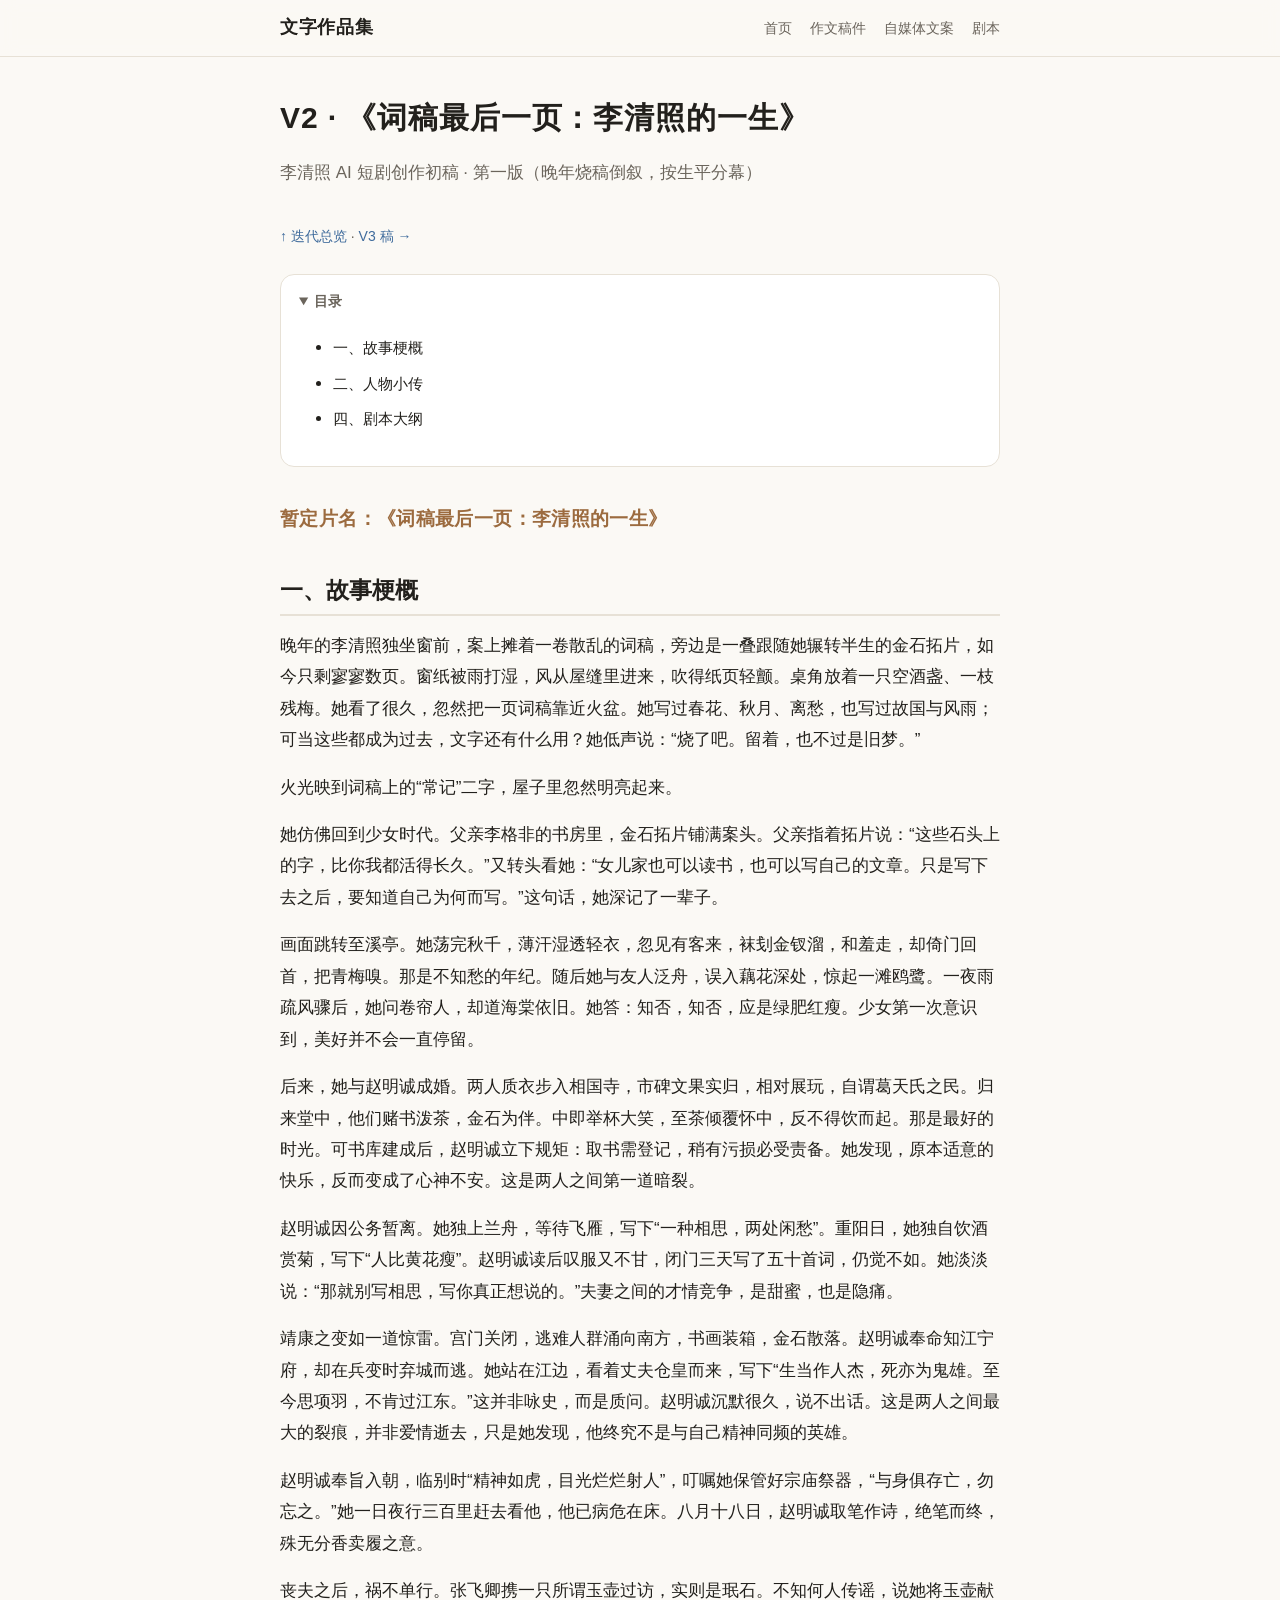
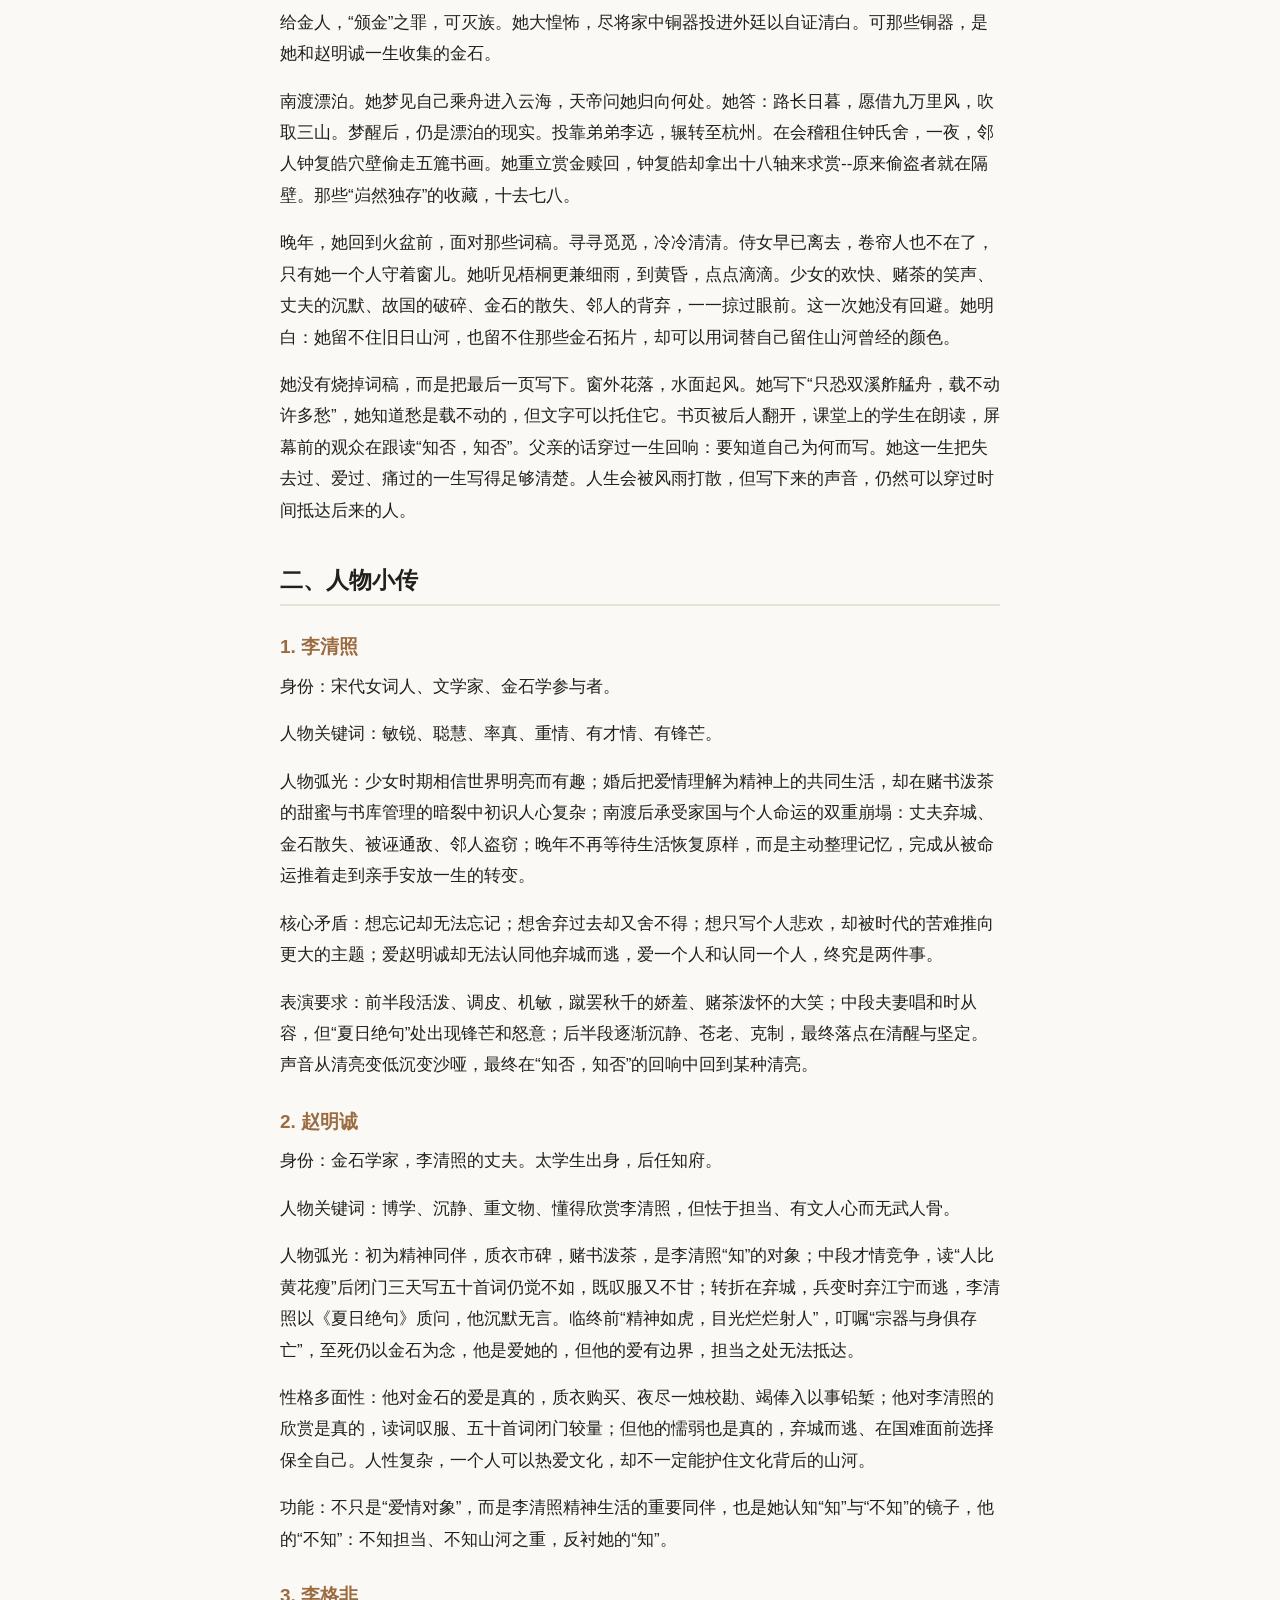
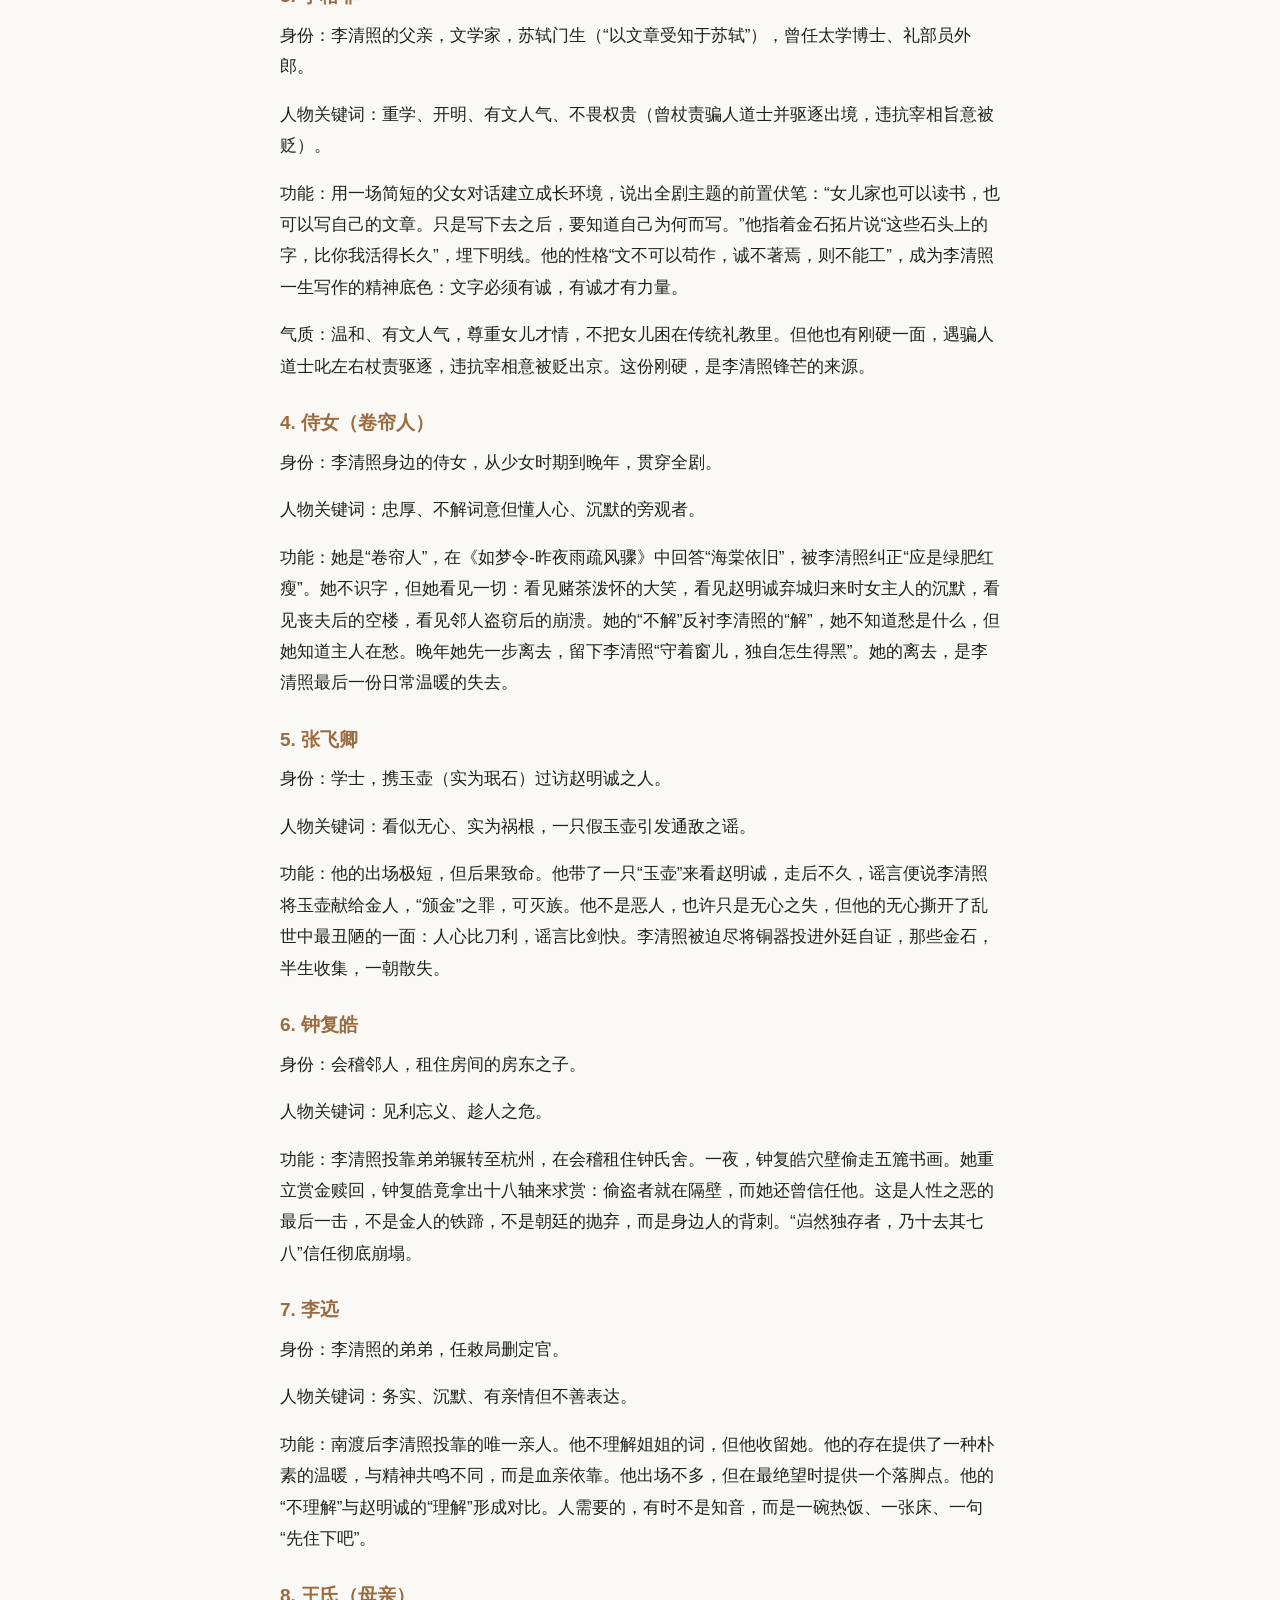
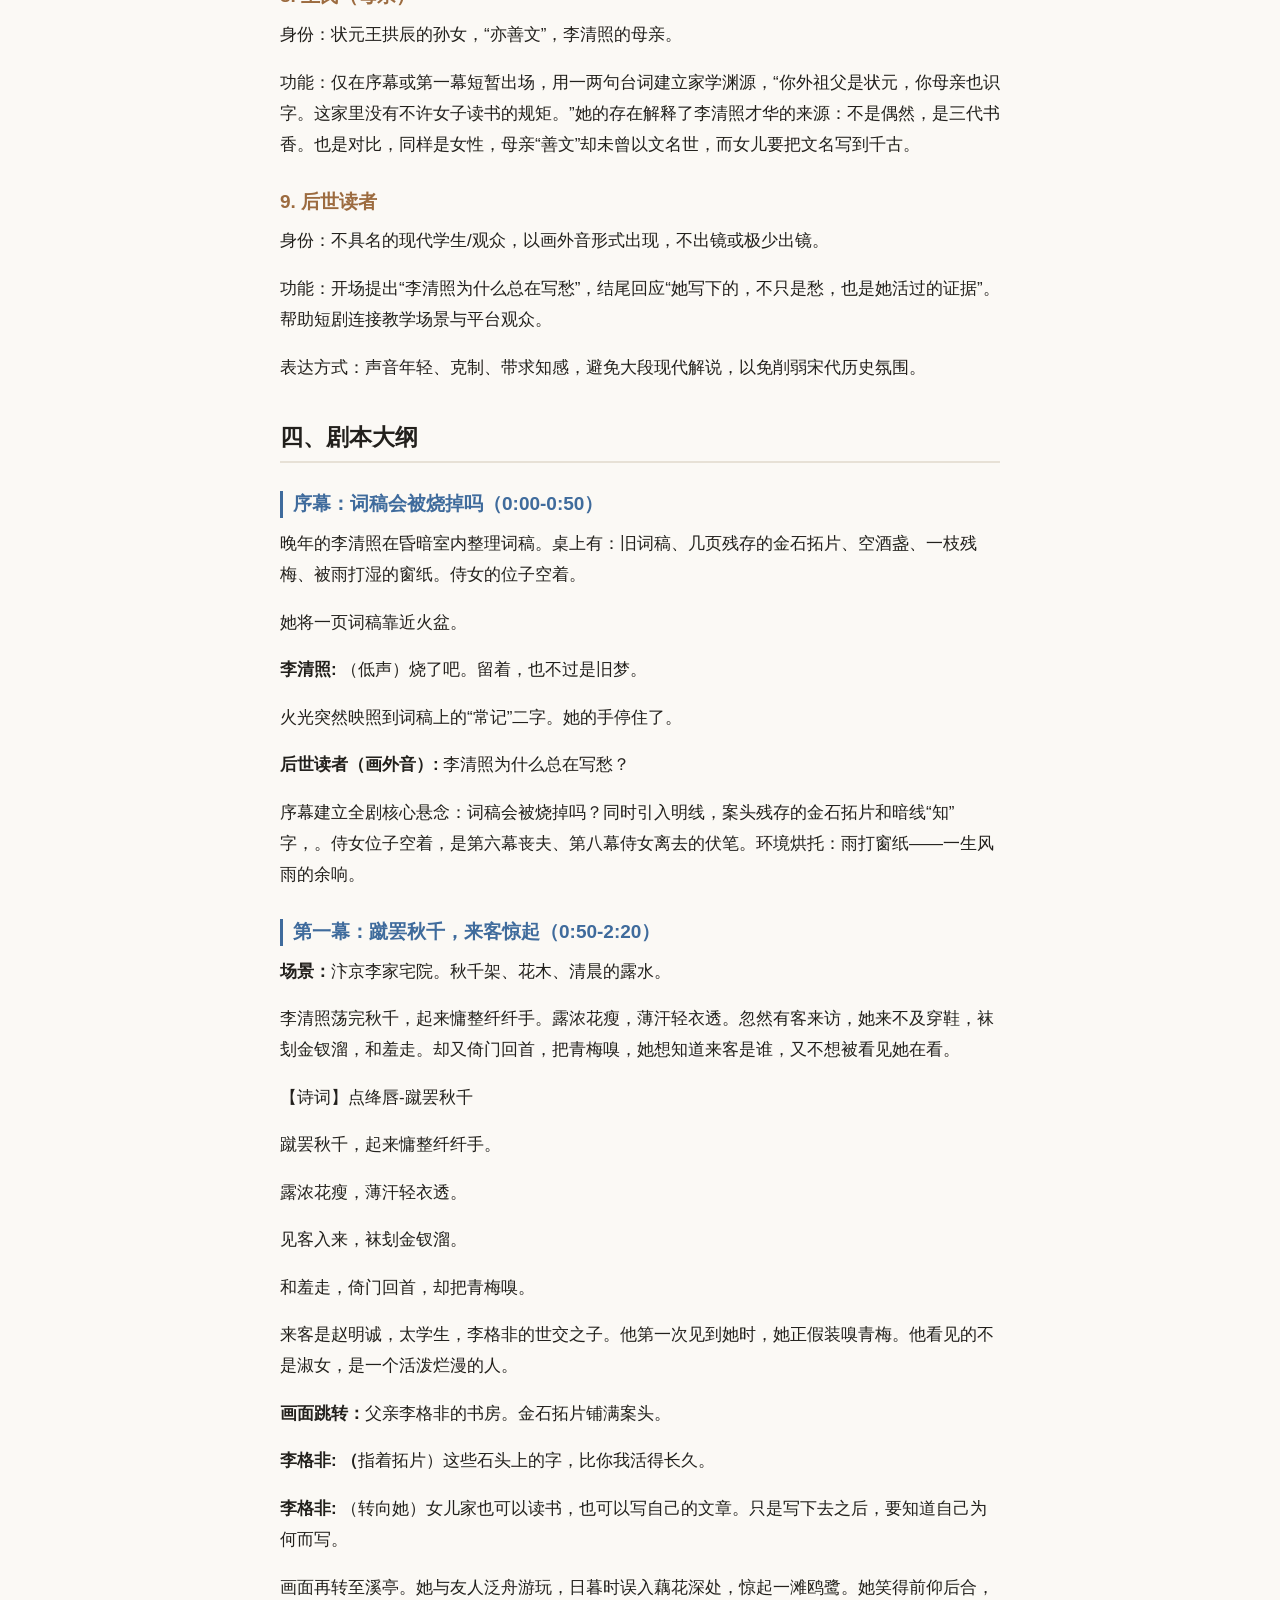
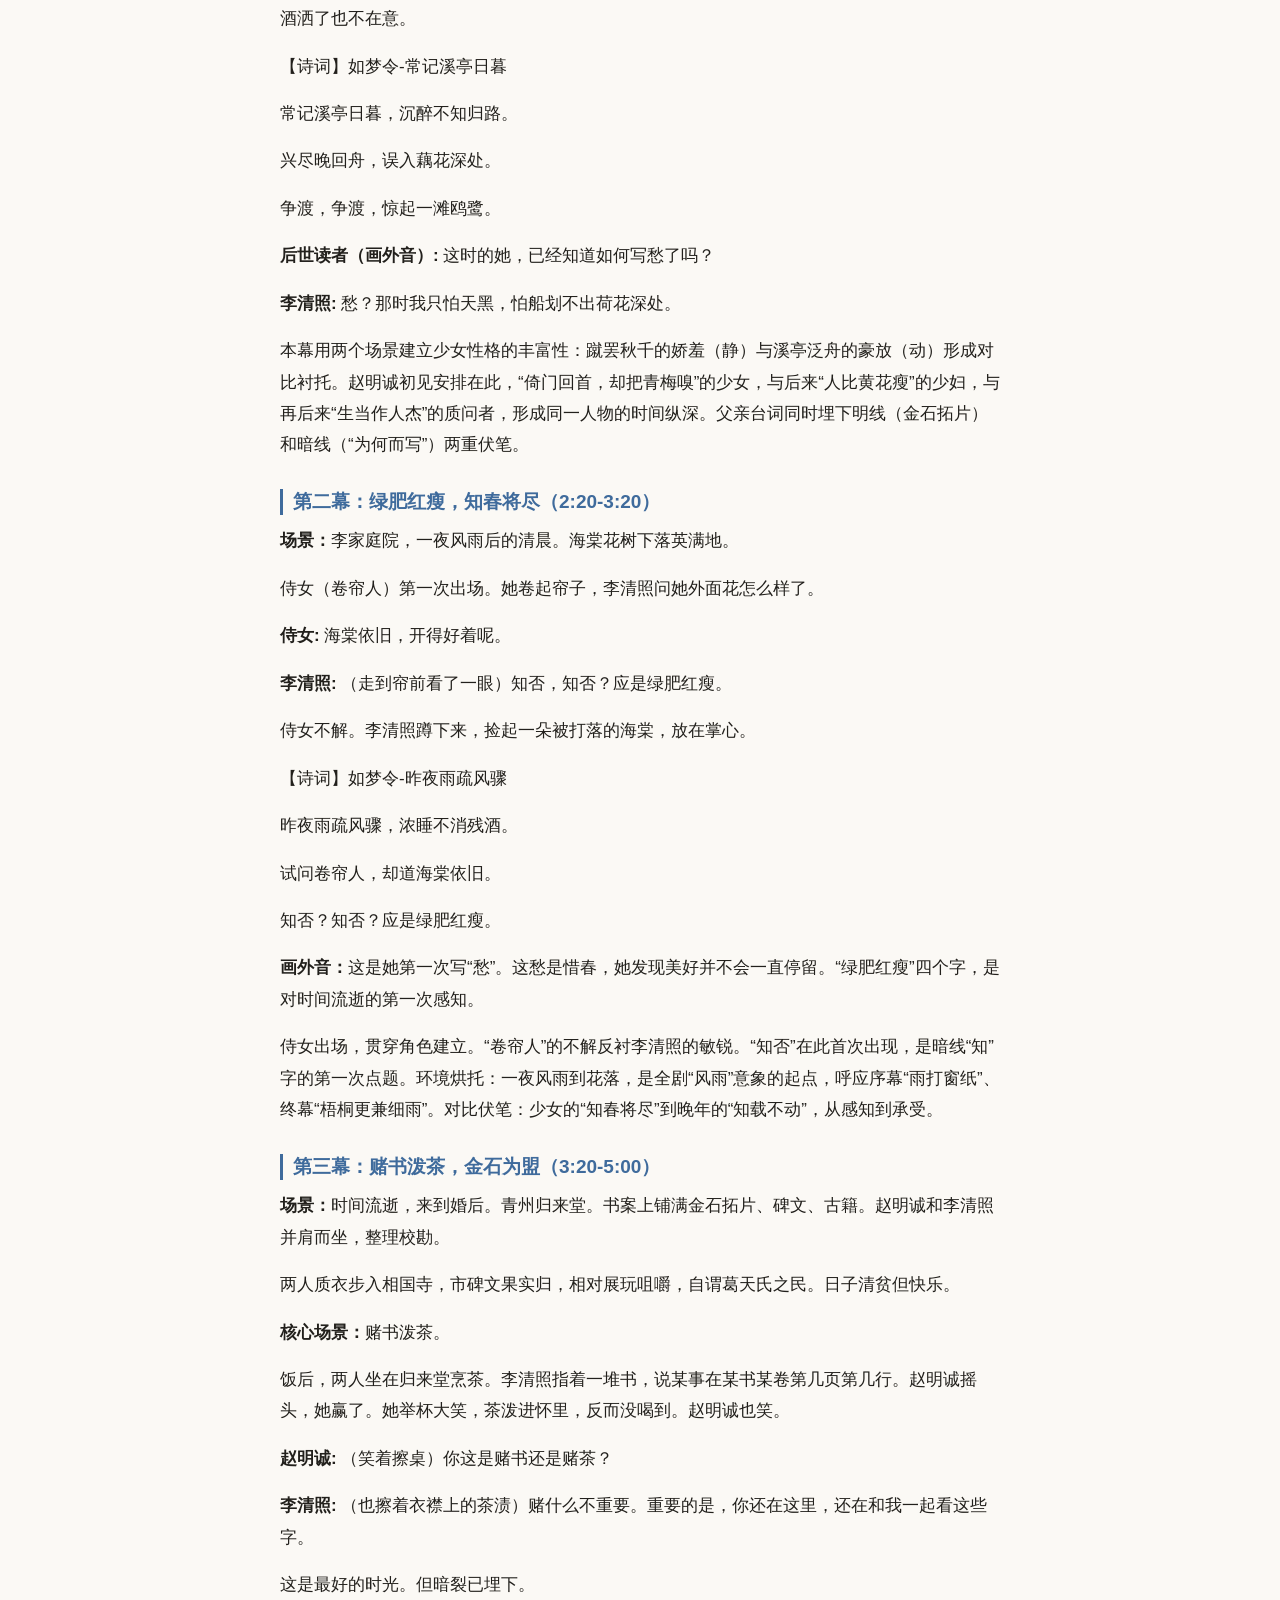
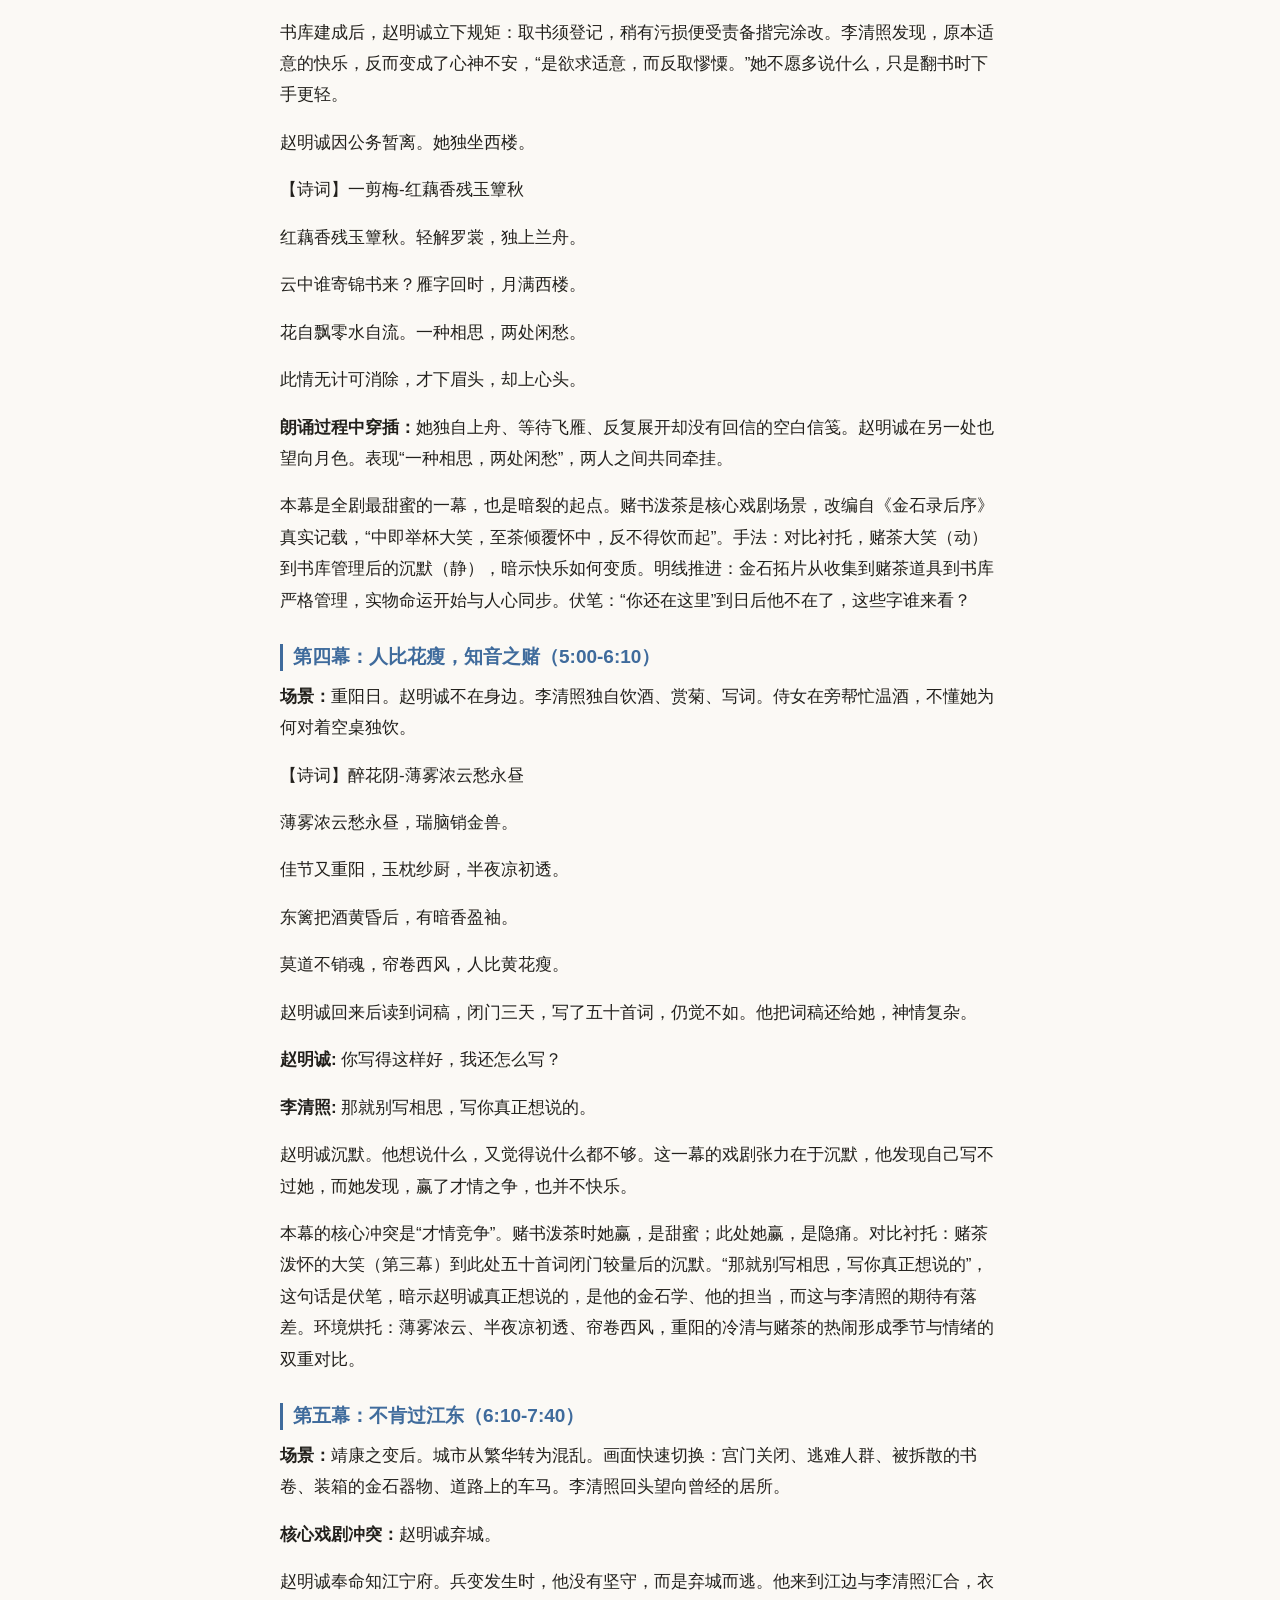
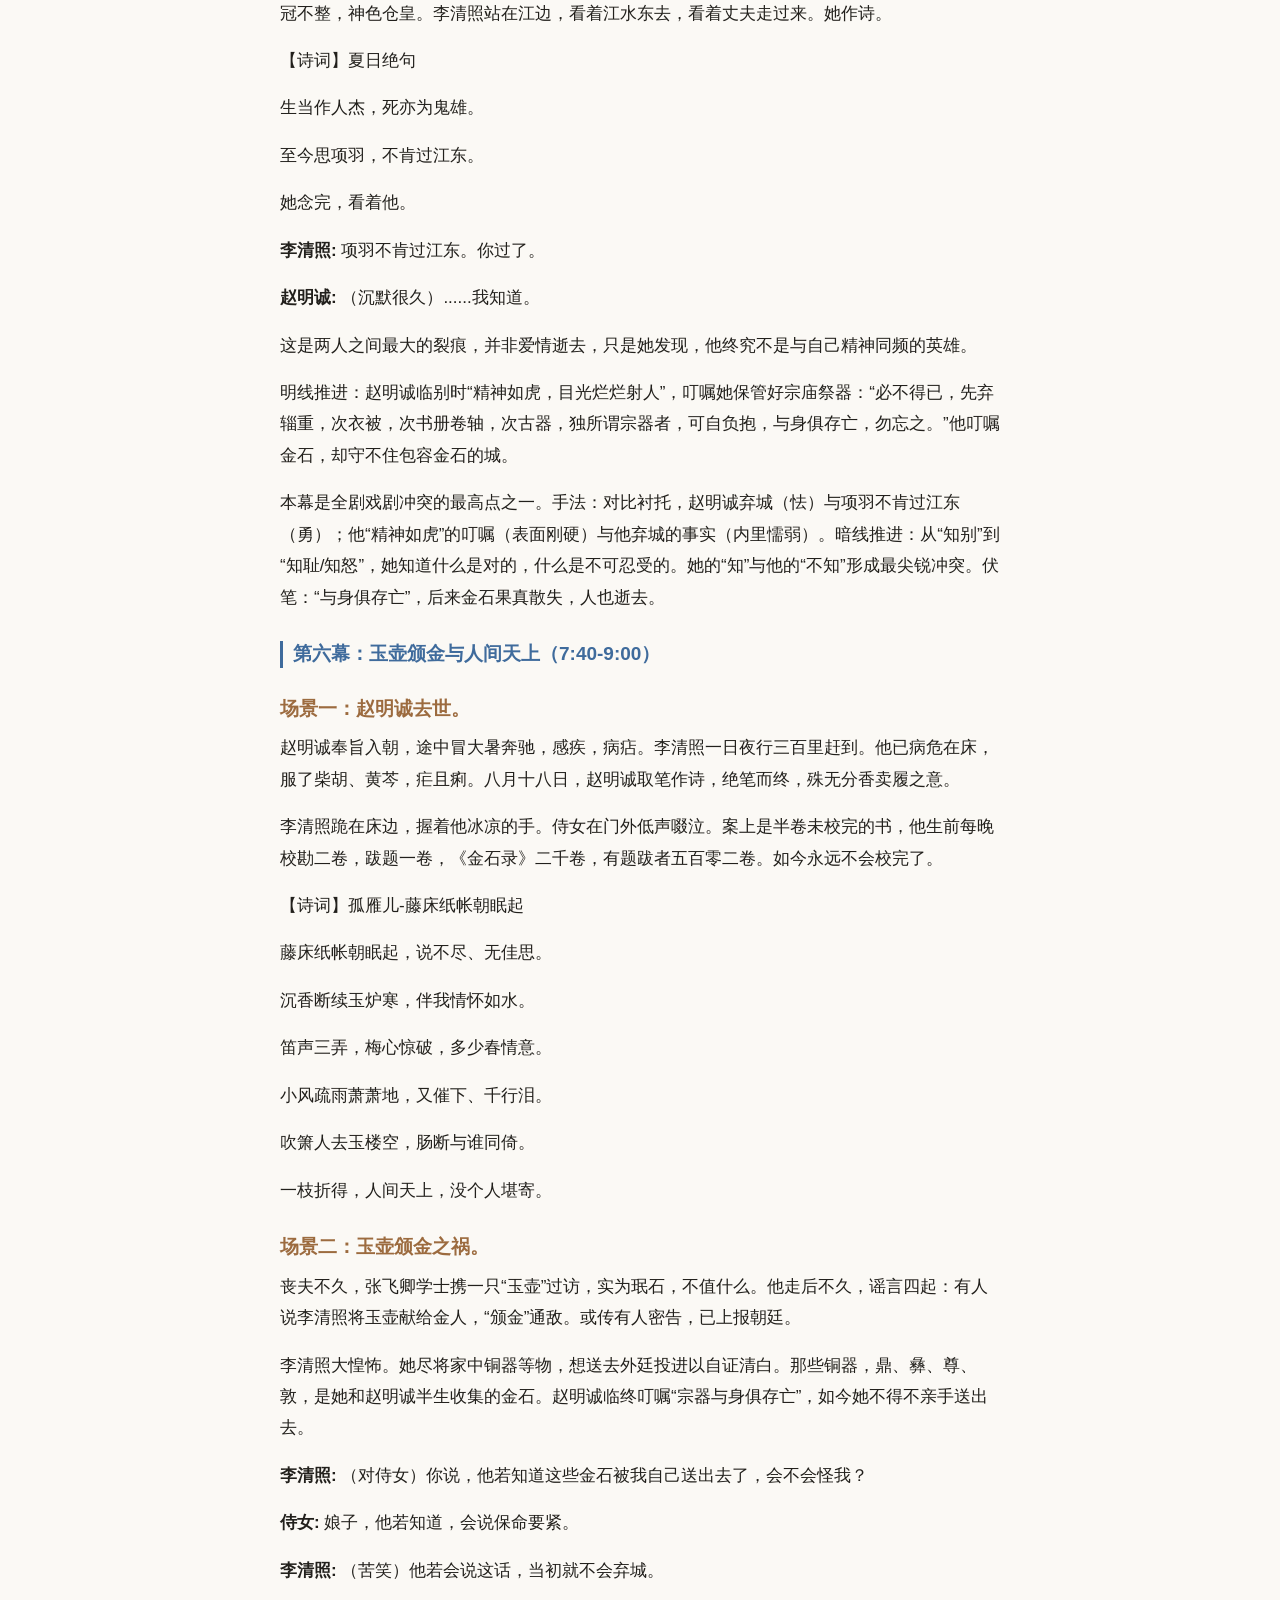
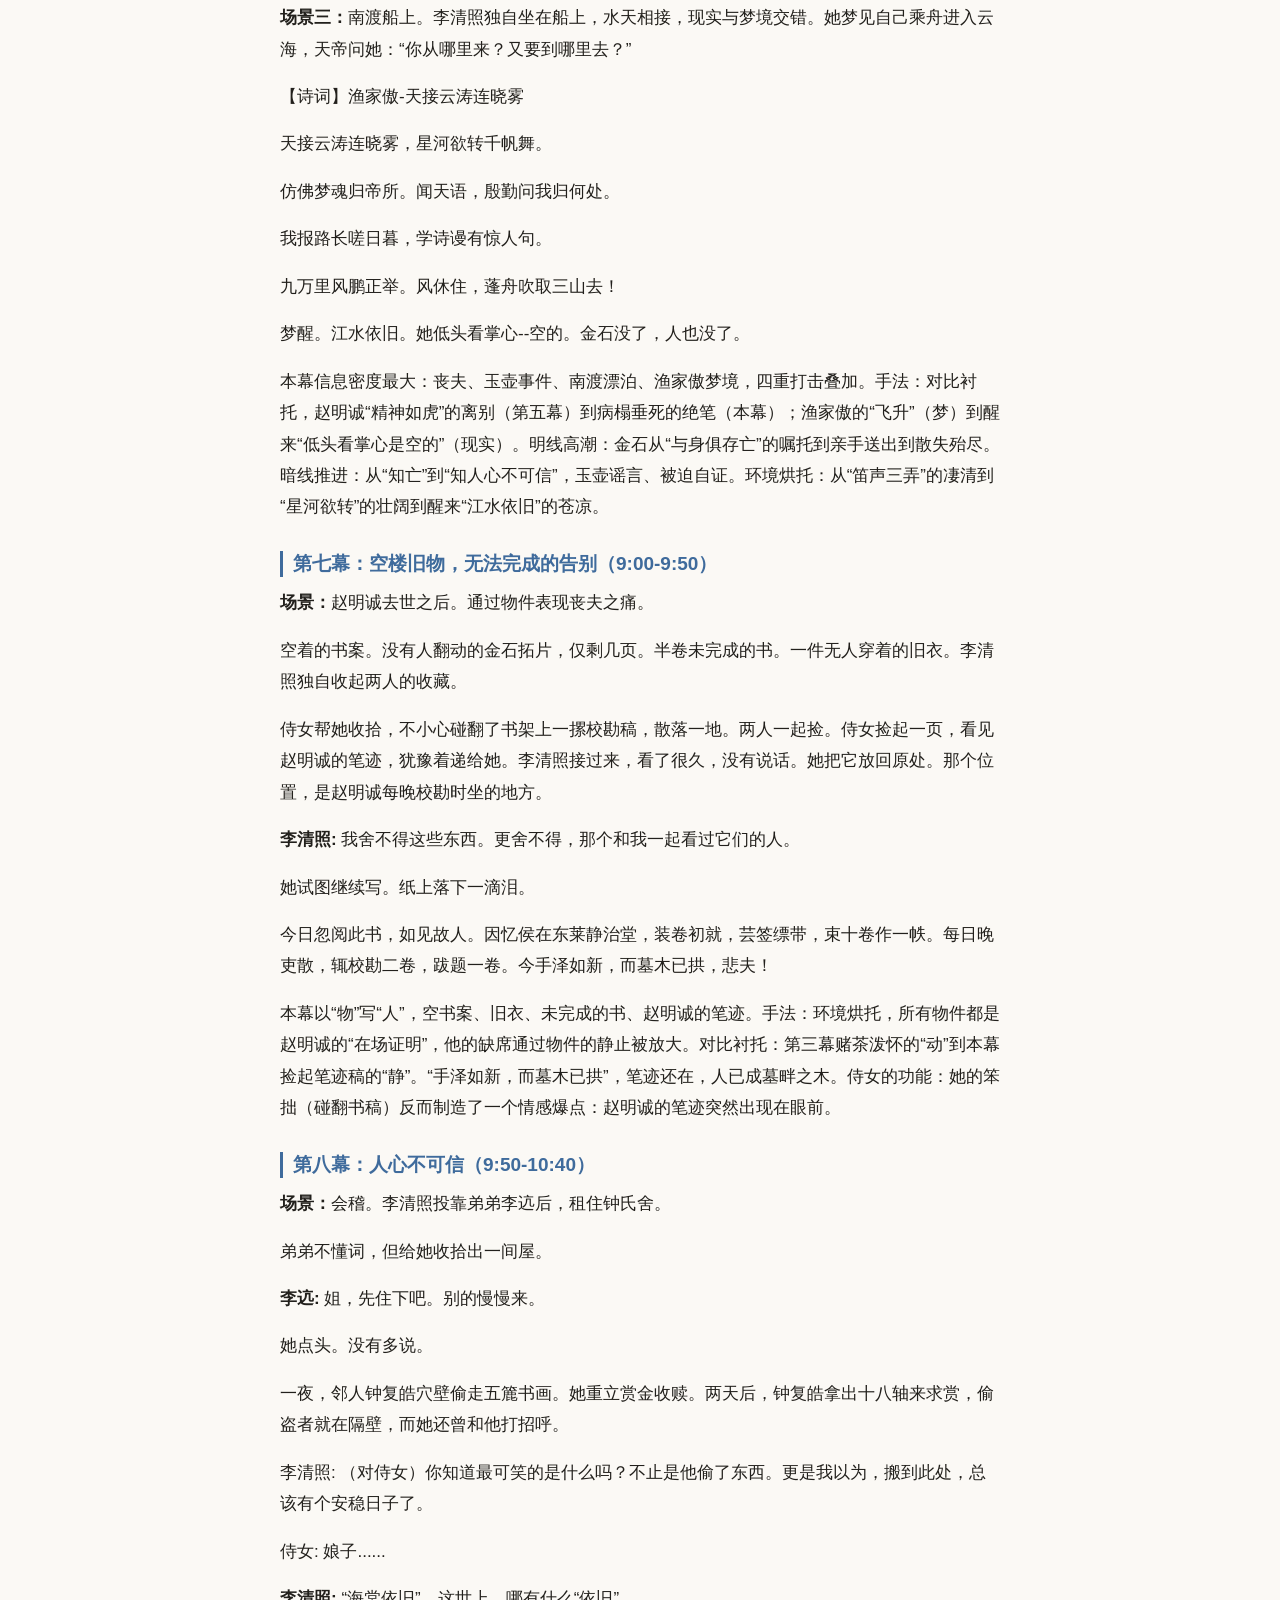
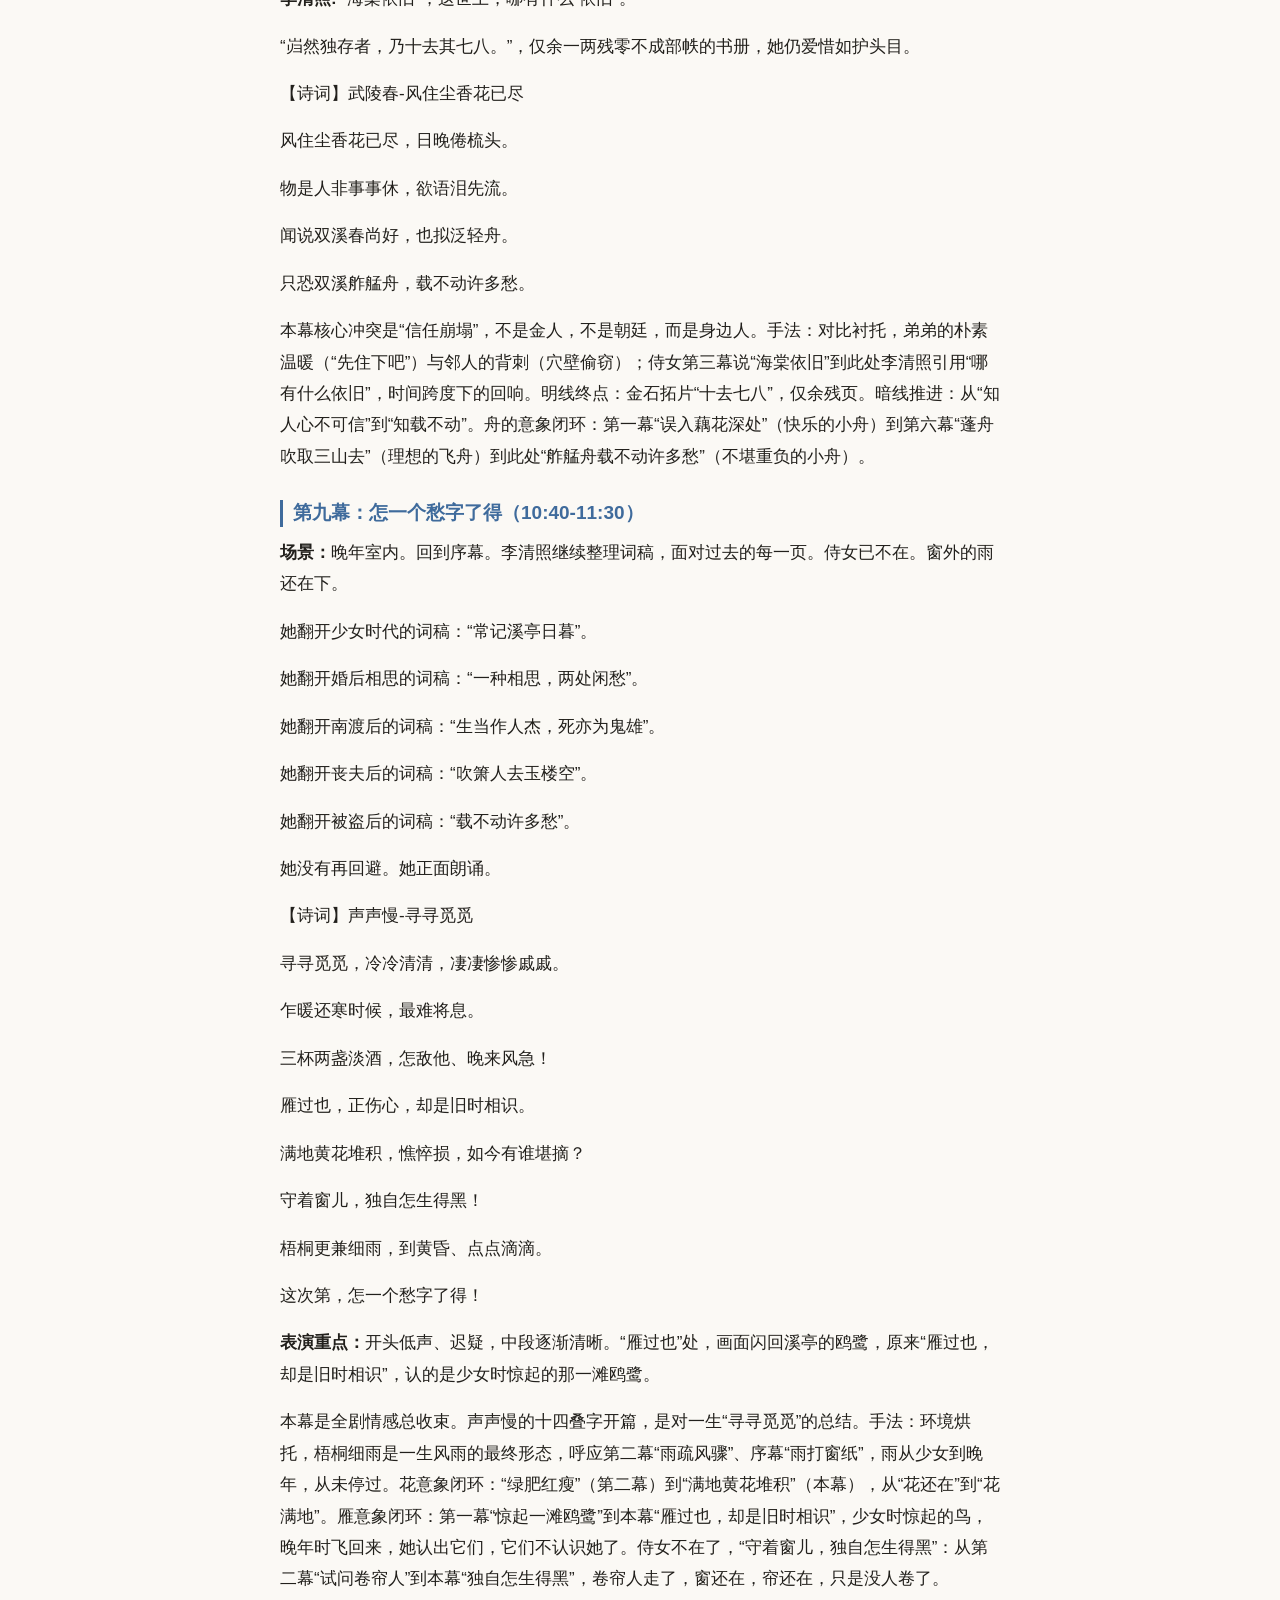
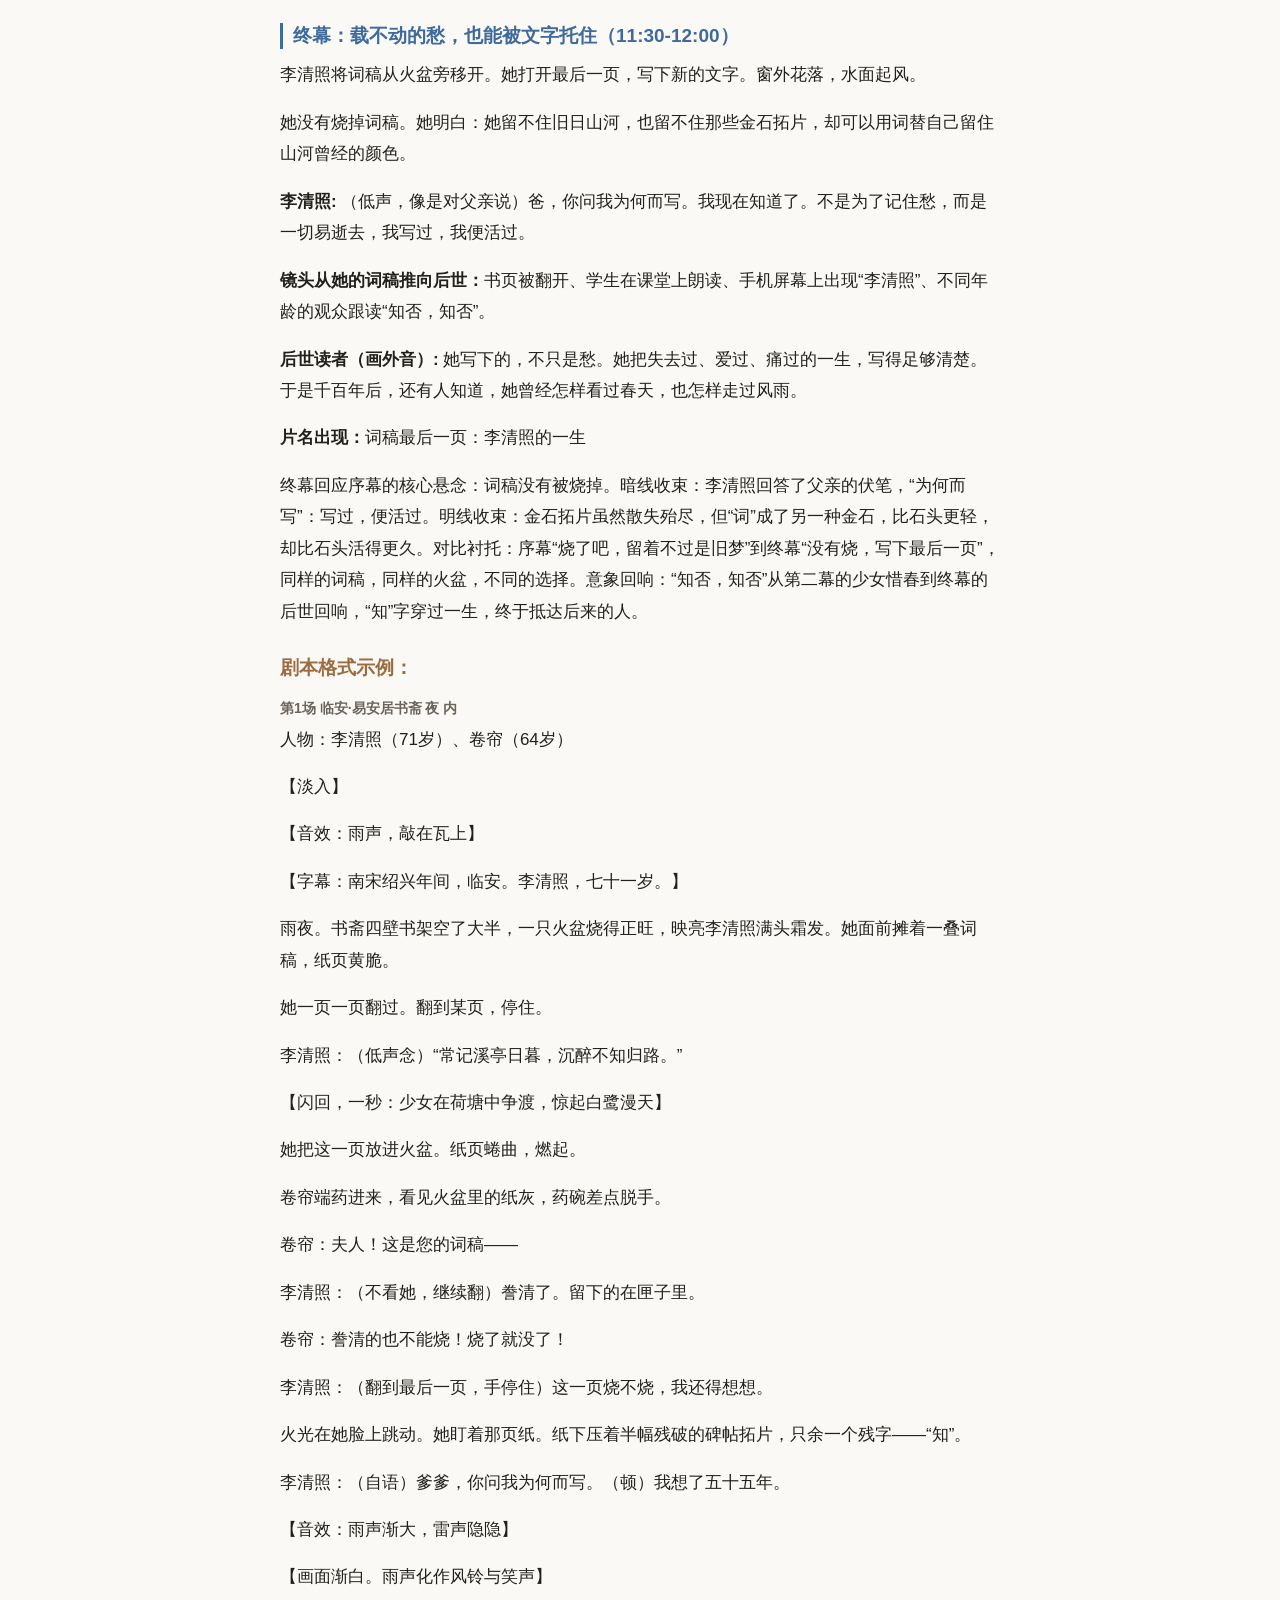
<file: screenplay-v2.html>
<!DOCTYPE html>
<html lang="zh-CN">
<head>
<meta charset="utf-8">
<meta name="viewport" content="width=device-width, initial-scale=1">
<title>V2 · 《词稿最后一页：李清照的一生》 · 李清照AI短剧</title>
<link rel="stylesheet" href="style.css">
</head>
<body>
<header class="site-header"><div class="wrap">
<a class="brand" href="index.html">文字作品集</a>
<nav><a href="index.html">首页</a><a href="essays.html">作文稿件</a><a href="copywriting.html">自媒体文案</a><a href="screenplay.html">剧本</a></nav>
</div></header>
<main class="wrap">
<h1 class="page-title">V2 · 《词稿最后一页：李清照的一生》</h1>
<p class="cover-sub">李清照 AI 短剧创作初稿 · 第一版（晚年烧稿倒叙，按生平分幕）</p>
<nav class="pagenav"><a href="screenplay.html">↑ 迭代总览</a> · <a href="screenplay-v3.html">V3 稿 →</a></nav>
<details class="toc-box" open><summary>目录</summary><nav class="toc"><ul><li class=""><a href="#h-1">一、故事梗概</a></li><li class=""><a href="#h-2">二、人物小传</a></li><li class=""><a href="#h-12">四、剧本大纲</a></li></ul></nav></details>
<p class="doc-title">暂定片名：《词稿最后一页：李清照的一生》</p><h2 id="h-1">一、故事梗概</h2><p>晚年的李清照独坐窗前，案上摊着一卷散乱的词稿，旁边是一叠跟随她辗转半生的金石拓片，如今只剩寥寥数页。窗纸被雨打湿，风从屋缝里进来，吹得纸页轻颤。桌角放着一只空酒盏、一枝残梅。她看了很久，忽然把一页词稿靠近火盆。她写过春花、秋月、离愁，也写过故国与风雨；可当这些都成为过去，文字还有什么用？她低声说：“烧了吧。留着，也不过是旧梦。”</p><p>火光映到词稿上的“常记”二字，屋子里忽然明亮起来。</p><p>她仿佛回到少女时代。父亲李格非的书房里，金石拓片铺满案头。父亲指着拓片说：“这些石头上的字，比你我都活得长久。”又转头看她：“女儿家也可以读书，也可以写自己的文章。只是写下去之后，要知道自己为何而写。”这句话，她深记了一辈子。</p><p>画面跳转至溪亭。她荡完秋千，薄汗湿透轻衣，忽见有客来，袜刬金钗溜，和羞走，却倚门回首，把青梅嗅。那是不知愁的年纪。随后她与友人泛舟，误入藕花深处，惊起一滩鸥鹭。一夜雨疏风骤后，她问卷帘人，却道海棠依旧。她答：知否，知否，应是绿肥红瘦。少女第一次意识到，美好并不会一直停留。</p><p>后来，她与赵明诚成婚。两人质衣步入相国寺，市碑文果实归，相对展玩，自谓葛天氏之民。归来堂中，他们赌书泼茶，金石为伴。中即举杯大笑，至茶倾覆怀中，反不得饮而起。那是最好的时光。可书库建成后，赵明诚立下规矩：取书需登记，稍有污损必受责备。她发现，原本适意的快乐，反而变成了心神不安。这是两人之间第一道暗裂。</p><p>赵明诚因公务暂离。她独上兰舟，等待飞雁，写下“一种相思，两处闲愁”。重阳日，她独自饮酒赏菊，写下“人比黄花瘦”。赵明诚读后叹服又不甘，闭门三天写了五十首词，仍觉不如。她淡淡说：“那就别写相思，写你真正想说的。”夫妻之间的才情竞争，是甜蜜，也是隐痛。</p><p>靖康之变如一道惊雷。宫门关闭，逃难人群涌向南方，书画装箱，金石散落。赵明诚奉命知江宁府，却在兵变时弃城而逃。她站在江边，看着丈夫仓皇而来，写下“生当作人杰，死亦为鬼雄。至今思项羽，不肯过江东。”这并非咏史，而是质问。赵明诚沉默很久，说不出话。这是两人之间最大的裂痕，并非爱情逝去，只是她发现，他终究不是与自己精神同频的英雄。</p><p>赵明诚奉旨入朝，临别时“精神如虎，目光烂烂射人”，叮嘱她保管好宗庙祭器，“与身俱存亡，勿忘之。”她一日夜行三百里赶去看他，他已病危在床。八月十八日，赵明诚取笔作诗，绝笔而终，殊无分香卖履之意。</p><p>丧夫之后，祸不单行。张飞卿携一只所谓玉壶过访，实则是珉石。不知何人传谣，说她将玉壶献给金人，“颁金”之罪，可灭族。她大惶怖，尽将家中铜器投进外廷以自证清白。可那些铜器，是她和赵明诚一生收集的金石。</p><p>南渡漂泊。她梦见自己乘舟进入云海，天帝问她归向何处。她答：路长日暮，愿借九万里风，吹取三山。梦醒后，仍是漂泊的现实。投靠弟弟李迒，辗转至杭州。在会稽租住钟氏舍，一夜，邻人钟复皓穴壁偷走五簏书画。她重立赏金赎回，钟复皓却拿出十八轴来求赏--原来偷盗者就在隔壁。那些“岿然独存”的收藏，十去七八。</p><p>晚年，她回到火盆前，面对那些词稿。寻寻觅觅，冷冷清清。侍女早已离去，卷帘人也不在了，只有她一个人守着窗儿。她听见梧桐更兼细雨，到黄昏，点点滴滴。少女的欢快、赌茶的笑声、丈夫的沉默、故国的破碎、金石的散失、邻人的背弃，一一掠过眼前。这一次她没有回避。她明白：她留不住旧日山河，也留不住那些金石拓片，却可以用词替自己留住山河曾经的颜色。</p><p>她没有烧掉词稿，而是把最后一页写下。窗外花落，水面起风。她写下“只恐双溪舴艋舟，载不动许多愁”，她知道愁是载不动的，但文字可以托住它。书页被后人翻开，课堂上的学生在朗读，屏幕前的观众在跟读“知否，知否”。父亲的话穿过一生回响：要知道自己为何而写。她这一生把失去过、爱过、痛过的一生写得足够清楚。人生会被风雨打散，但写下来的声音，仍然可以穿过时间抵达后来的人。</p><h2 id="h-2">二、人物小传</h2><h3 id="h-3">1. 李清照</h3><p>身份：宋代女词人、文学家、金石学参与者。</p><p>人物关键词：敏锐、聪慧、率真、重情、有才情、有锋芒。</p><p>人物弧光：少女时期相信世界明亮而有趣；婚后把爱情理解为精神上的共同生活，却在赌书泼茶的甜蜜与书库管理的暗裂中初识人心复杂；南渡后承受家国与个人命运的双重崩塌：丈夫弃城、金石散失、被诬通敌、邻人盗窃；晚年不再等待生活恢复原样，而是主动整理记忆，完成从被命运推着走到亲手安放一生的转变。</p><p>核心矛盾：想忘记却无法忘记；想舍弃过去却又舍不得；想只写个人悲欢，却被时代的苦难推向更大的主题；爱赵明诚却无法认同他弃城而逃，爱一个人和认同一个人，终究是两件事。</p><p>表演要求：前半段活泼、调皮、机敏，蹴罢秋千的娇羞、赌茶泼怀的大笑；中段夫妻唱和时从容，但“夏日绝句”处出现锋芒和怒意；后半段逐渐沉静、苍老、克制，最终落点在清醒与坚定。声音从清亮变低沉变沙哑，最终在“知否，知否”的回响中回到某种清亮。</p><h3 id="h-4">2. 赵明诚</h3><p>身份：金石学家，李清照的丈夫。太学生出身，后任知府。</p><p>人物关键词：博学、沉静、重文物、懂得欣赏李清照，但怯于担当、有文人心而无武人骨。</p><p>人物弧光：初为精神同伴，质衣市碑，赌书泼茶，是李清照“知”的对象；中段才情竞争，读“人比黄花瘦”后闭门三天写五十首词仍觉不如，既叹服又不甘；转折在弃城，兵变时弃江宁而逃，李清照以《夏日绝句》质问，他沉默无言。临终前“精神如虎，目光烂烂射人”，叮嘱“宗器与身俱存亡”，至死仍以金石为念，他是爱她的，但他的爱有边界，担当之处无法抵达。</p><p>性格多面性：他对金石的爱是真的，质衣购买、夜尽一烛校勘、竭俸入以事铅椠；他对李清照的欣赏是真的，读词叹服、五十首词闭门较量；但他的懦弱也是真的，弃城而逃、在国难面前选择保全自己。人性复杂，一个人可以热爱文化，却不一定能护住文化背后的山河。</p><p>功能：不只是“爱情对象”，而是李清照精神生活的重要同伴，也是她认知“知”与“不知”的镜子，他的“不知”：不知担当、不知山河之重，反衬她的“知”。</p><h3 id="h-5">3. 李格非</h3><p>身份：李清照的父亲，文学家，苏轼门生（“以文章受知于苏轼”），曾任太学博士、礼部员外郎。</p><p>人物关键词：重学、开明、有文人气、不畏权贵（曾杖责骗人道士并驱逐出境，违抗宰相旨意被贬）。</p><p>功能：用一场简短的父女对话建立成长环境，说出全剧主题的前置伏笔：“女儿家也可以读书，也可以写自己的文章。只是写下去之后，要知道自己为何而写。”他指着金石拓片说“这些石头上的字，比你我活得长久”，埋下明线。他的性格“文不可以苟作，诚不著焉，则不能工”，成为李清照一生写作的精神底色：文字必须有诚，有诚才有力量。</p><p>气质：温和、有文人气，尊重女儿才情，不把女儿困在传统礼教里。但他也有刚硬一面，遇骗人道士叱左右杖责驱逐，违抗宰相意被贬出京。这份刚硬，是李清照锋芒的来源。</p><h3 id="h-6">4. 侍女（卷帘人）</h3><p>身份：李清照身边的侍女，从少女时期到晚年，贯穿全剧。</p><p>人物关键词：忠厚、不解词意但懂人心、沉默的旁观者。</p><p>功能：她是“卷帘人”，在《如梦令-昨夜雨疏风骤》中回答“海棠依旧”，被李清照纠正“应是绿肥红瘦”。她不识字，但她看见一切：看见赌茶泼怀的大笑，看见赵明诚弃城归来时女主人的沉默，看见丧夫后的空楼，看见邻人盗窃后的崩溃。她的“不解”反衬李清照的“解”，她不知道愁是什么，但她知道主人在愁。晚年她先一步离去，留下李清照“守着窗儿，独自怎生得黑”。她的离去，是李清照最后一份日常温暖的失去。</p><h3 id="h-7">5. 张飞卿</h3><p>身份：学士，携玉壶（实为珉石）过访赵明诚之人。</p><p>人物关键词：看似无心、实为祸根，一只假玉壶引发通敌之谣。</p><p>功能：他的出场极短，但后果致命。他带了一只“玉壶”来看赵明诚，走后不久，谣言便说李清照将玉壶献给金人，“颁金”之罪，可灭族。他不是恶人，也许只是无心之失，但他的无心撕开了乱世中最丑陋的一面：人心比刀利，谣言比剑快。李清照被迫尽将铜器投进外廷自证，那些金石，半生收集，一朝散失。</p><h3 id="h-8">6. 钟复皓</h3><p>身份：会稽邻人，租住房间的房东之子。</p><p>人物关键词：见利忘义、趁人之危。</p><p>功能：李清照投靠弟弟辗转至杭州，在会稽租住钟氏舍。一夜，钟复皓穴壁偷走五簏书画。她重立赏金赎回，钟复皓竟拿出十八轴来求赏：偷盗者就在隔壁，而她还曾信任他。这是人性之恶的最后一击，不是金人的铁蹄，不是朝廷的抛弃，而是身边人的背刺。“岿然独存者，乃十去其七八”信任彻底崩塌。</p><h3 id="h-9">7. 李迒</h3><p>身份：李清照的弟弟，任敕局删定官。</p><p>人物关键词：务实、沉默、有亲情但不善表达。</p><p>功能：南渡后李清照投靠的唯一亲人。他不理解姐姐的词，但他收留她。他的存在提供了一种朴素的温暖，与精神共鸣不同，而是血亲依靠。他出场不多，但在最绝望时提供一个落脚点。他的“不理解”与赵明诚的“理解”形成对比。人需要的，有时不是知音，而是一碗热饭、一张床、一句“先住下吧”。</p><h3 id="h-10">8. 王氏（母亲）</h3><p>身份：状元王拱辰的孙女，“亦善文”，李清照的母亲。</p><p>功能：仅在序幕或第一幕短暂出场，用一两句台词建立家学渊源，“你外祖父是状元，你母亲也识字。这家里没有不许女子读书的规矩。”她的存在解释了李清照才华的来源：不是偶然，是三代书香。也是对比，同样是女性，母亲“善文”却未曾以文名世，而女儿要把文名写到千古。</p><h3 id="h-11">9. 后世读者</h3><p>身份：不具名的现代学生/观众，以画外音形式出现，不出镜或极少出镜。</p><p>功能：开场提出“李清照为什么总在写愁”，结尾回应“她写下的，不只是愁，也是她活过的证据”。帮助短剧连接教学场景与平台观众。</p><p>表达方式：声音年轻、克制、带求知感，避免大段现代解说，以免削弱宋代历史氛围。</p><h2 id="h-12">四、剧本大纲</h2><h3 id="h-13" class="scene">序幕：词稿会被烧掉吗（0:00-0:50）</h3><p>晚年的李清照在昏暗室内整理词稿。桌上有：旧词稿、几页残存的金石拓片、空酒盏、一枝残梅、被雨打湿的窗纸。侍女的位子空着。</p><p>她将一页词稿靠近火盆。</p><p><strong>李清照: </strong>（低声）烧了吧。留着，也不过是旧梦。</p><p>火光突然映照到词稿上的“常记”二字。她的手停住了。</p><p><strong>后世读者（画外音）: </strong>李清照为什么总在写愁？</p><p>序幕建立全剧核心悬念：词稿会被烧掉吗？同时引入明线，案头残存的金石拓片和暗线“知”字，。侍女位子空着，是第六幕丧夫、第八幕侍女离去的伏笔。环境烘托：雨打窗纸——一生风雨的余响。</p><h3 id="h-14" class="scene">第一幕：蹴罢秋千，来客惊起（0:50-2:20）</h3><p><strong>场景：</strong>汴京李家宅院。秋千架、花木、清晨的露水。</p><p>李清照荡完秋千，起来慵整纤纤手。露浓花瘦，薄汗轻衣透。忽然有客来访，她来不及穿鞋，袜刬金钗溜，和羞走。却又倚门回首，把青梅嗅，她想知道来客是谁，又不想被看见她在看。</p><p>【诗词】点绛唇-蹴罢秋千</p><p>蹴罢秋千，起来慵整纤纤手。</p><p>露浓花瘦，薄汗轻衣透。</p><p>见客入来，袜刬金钗溜。</p><p>和羞走，倚门回首，却把青梅嗅。</p><p>来客是赵明诚，太学生，李格非的世交之子。他第一次见到她时，她正假装嗅青梅。他看见的不是淑女，是一个活泼烂漫的人。</p><p><strong>画面跳转：</strong>父亲李格非的书房。金石拓片铺满案头。</p><p><strong>李格非: （</strong>指着拓片）这些石头上的字，比你我活得长久。</p><p><strong>李格非: </strong>（转向她）女儿家也可以读书，也可以写自己的文章。只是写下去之后，要知道自己为何而写。</p><p>画面再转至溪亭。她与友人泛舟游玩，日暮时误入藕花深处，惊起一滩鸥鹭。她笑得前仰后合，酒洒了也不在意。</p><p>【诗词】如梦令-常记溪亭日暮</p><p>常记溪亭日暮，沉醉不知归路。</p><p>兴尽晚回舟，误入藕花深处。</p><p>争渡，争渡，惊起一滩鸥鹭。</p><p><strong>后世读者（画外音）: </strong>这时的她，已经知道如何写愁了吗？</p><p><strong>李清照: </strong>愁？那时我只怕天黑，怕船划不出荷花深处。</p><p>本幕用两个场景建立少女性格的丰富性：蹴罢秋千的娇羞（静）与溪亭泛舟的豪放（动）形成对比衬托。赵明诚初见安排在此，“倚门回首，却把青梅嗅”的少女，与后来“人比黄花瘦”的少妇，与再后来“生当作人杰”的质问者，形成同一人物的时间纵深。父亲台词同时埋下明线（金石拓片）和暗线（“为何而写”）两重伏笔。</p><h3 id="h-15" class="scene">第二幕：绿肥红瘦，知春将尽（2:20-3:20）</h3><p><strong>场景：</strong>李家庭院，一夜风雨后的清晨。海棠花树下落英满地。</p><p>侍女（卷帘人）第一次出场。她卷起帘子，李清照问她外面花怎么样了。</p><p><strong>侍女: </strong>海棠依旧，开得好着呢。</p><p><strong>李清照: </strong>（走到帘前看了一眼）知否，知否？应是绿肥红瘦。</p><p>侍女不解。李清照蹲下来，捡起一朵被打落的海棠，放在掌心。</p><p>【诗词】如梦令-昨夜雨疏风骤</p><p>昨夜雨疏风骤，浓睡不消残酒。</p><p>试问卷帘人，却道海棠依旧。</p><p>知否？知否？应是绿肥红瘦。</p><p><strong>画外音：</strong>这是她第一次写“愁”。这愁是惜春，她发现美好并不会一直停留。“绿肥红瘦”四个字，是对时间流逝的第一次感知。</p><p>侍女出场，贯穿角色建立。“卷帘人”的不解反衬李清照的敏锐。“知否”在此首次出现，是暗线“知”字的第一次点题。环境烘托：一夜风雨到花落，是全剧“风雨”意象的起点，呼应序幕“雨打窗纸”、终幕“梧桐更兼细雨”。对比伏笔：少女的“知春将尽”到晚年的“知载不动”，从感知到承受。</p><h3 id="h-16" class="scene">第三幕：赌书泼茶，金石为盟（3:20-5:00）</h3><p><strong>场景：</strong>时间流逝，来到婚后。青州归来堂。书案上铺满金石拓片、碑文、古籍。赵明诚和李清照并肩而坐，整理校勘。</p><p>两人质衣步入相国寺，市碑文果实归，相对展玩咀嚼，自谓葛天氏之民。日子清贫但快乐。</p><p><strong>核心场景：</strong>赌书泼茶。</p><p>饭后，两人坐在归来堂烹茶。李清照指着一堆书，说某事在某书某卷第几页第几行。赵明诚摇头，她赢了。她举杯大笑，茶泼进怀里，反而没喝到。赵明诚也笑。</p><p><strong>赵明诚: </strong>（笑着擦桌）你这是赌书还是赌茶？</p><p><strong>李清照: </strong>（也擦着衣襟上的茶渍）赌什么不重要。重要的是，你还在这里，还在和我一起看这些字。</p><p>这是最好的时光。但暗裂已埋下。</p><p>书库建成后，赵明诚立下规矩：取书须登记，稍有污损便受责备揩完涂改。李清照发现，原本适意的快乐，反而变成了心神不安，“是欲求适意，而反取憀憟。”她不愿多说什么，只是翻书时下手更轻。</p><p>赵明诚因公务暂离。她独坐西楼。</p><p>【诗词】一剪梅-红藕香残玉簟秋</p><p>红藕香残玉簟秋。轻解罗裳，独上兰舟。</p><p>云中谁寄锦书来？雁字回时，月满西楼。</p><p>花自飘零水自流。一种相思，两处闲愁。</p><p>此情无计可消除，才下眉头，却上心头。</p><p><strong>朗诵过程中穿插：</strong>她独自上舟、等待飞雁、反复展开却没有回信的空白信笺。赵明诚在另一处也望向月色。表现“一种相思，两处闲愁”，两人之间共同牵挂。</p><p>本幕是全剧最甜蜜的一幕，也是暗裂的起点。赌书泼茶是核心戏剧场景，改编自《金石录后序》真实记载，“中即举杯大笑，至茶倾覆怀中，反不得饮而起”。手法：对比衬托，赌茶大笑（动）到书库管理后的沉默（静），暗示快乐如何变质。明线推进：金石拓片从收集到赌茶道具到书库严格管理，实物命运开始与人心同步。伏笔：“你还在这里”到日后他不在了，这些字谁来看？</p><h3 id="h-17" class="scene">第四幕：人比花瘦，知音之赌（5:00-6:10）</h3><p><strong>场景：</strong>重阳日。赵明诚不在身边。李清照独自饮酒、赏菊、写词。侍女在旁帮忙温酒，不懂她为何对着空桌独饮。</p><p>【诗词】醉花阴-薄雾浓云愁永昼</p><p>薄雾浓云愁永昼，瑞脑销金兽。</p><p>佳节又重阳，玉枕纱厨，半夜凉初透。</p><p>东篱把酒黄昏后，有暗香盈袖。</p><p>莫道不销魂，帘卷西风，人比黄花瘦。</p><p>赵明诚回来后读到词稿，闭门三天，写了五十首词，仍觉不如。他把词稿还给她，神情复杂。</p><p><strong>赵明诚: </strong>你写得这样好，我还怎么写？</p><p><strong>李清照: </strong>那就别写相思，写你真正想说的。</p><p>赵明诚沉默。他想说什么，又觉得说什么都不够。这一幕的戏剧张力在于沉默，他发现自己写不过她，而她发现，赢了才情之争，也并不快乐。</p><p>本幕的核心冲突是“才情竞争”。赌书泼茶时她赢，是甜蜜；此处她赢，是隐痛。对比衬托：赌茶泼怀的大笑（第三幕）到此处五十首词闭门较量后的沉默。“那就别写相思，写你真正想说的”，这句话是伏笔，暗示赵明诚真正想说的，是他的金石学、他的担当，而这与李清照的期待有落差。环境烘托：薄雾浓云、半夜凉初透、帘卷西风，重阳的冷清与赌茶的热闹形成季节与情绪的双重对比。</p><h3 id="h-18" class="scene">第五幕：不肯过江东（6:10-7:40）</h3><p><strong>场景：</strong>靖康之变后。城市从繁华转为混乱。画面快速切换：宫门关闭、逃难人群、被拆散的书卷、装箱的金石器物、道路上的车马。李清照回头望向曾经的居所。</p><p><strong>核心戏剧冲突：</strong>赵明诚弃城。</p><p>赵明诚奉命知江宁府。兵变发生时，他没有坚守，而是弃城而逃。他来到江边与李清照汇合，衣冠不整，神色仓皇。李清照站在江边，看着江水东去，看着丈夫走过来。她作诗。</p><p>【诗词】夏日绝句</p><p>生当作人杰，死亦为鬼雄。</p><p>至今思项羽，不肯过江东。</p><p>她念完，看着他。</p><p><strong>李清照: </strong>项羽不肯过江东。你过了。</p><p><strong>赵明诚: </strong>（沉默很久）......我知道。</p><p>这是两人之间最大的裂痕，并非爱情逝去，只是她发现，他终究不是与自己精神同频的英雄。</p><p>明线推进：赵明诚临别时“精神如虎，目光烂烂射人”，叮嘱她保管好宗庙祭器：“必不得已，先弃辎重，次衣被，次书册卷轴，次古器，独所谓宗器者，可自负抱，与身俱存亡，勿忘之。”他叮嘱金石，却守不住包容金石的城。</p><p>本幕是全剧戏剧冲突的最高点之一。手法：对比衬托，赵明诚弃城（怯）与项羽不肯过江东（勇）；他“精神如虎”的叮嘱（表面刚硬）与他弃城的事实（内里懦弱）。暗线推进：从“知别”到“知耻/知怒”，她知道什么是对的，什么是不可忍受的。她的“知”与他的“不知”形成最尖锐冲突。伏笔：“与身俱存亡”，后来金石果真散失，人也逝去。</p><h3 id="h-19" class="scene">第六幕：玉壶颁金与人间天上（7:40-9:00）</h3><h3 id="h-20">场景一：赵明诚去世。</h3><p>赵明诚奉旨入朝，途中冒大暑奔驰，感疾，病痁。李清照一日夜行三百里赶到。他已病危在床，服了柴胡、黄芩，疟且痢。八月十八日，赵明诚取笔作诗，绝笔而终，殊无分香卖履之意。</p><p>李清照跪在床边，握着他冰凉的手。侍女在门外低声啜泣。案上是半卷未校完的书，他生前每晚校勘二卷，跋题一卷，《金石录》二千卷，有题跋者五百零二卷。如今永远不会校完了。</p><p>【诗词】孤雁儿-藤床纸帐朝眠起</p><p>藤床纸帐朝眠起，说不尽、无佳思。</p><p>沉香断续玉炉寒，伴我情怀如水。</p><p>笛声三弄，梅心惊破，多少春情意。</p><p>小风疏雨萧萧地，又催下、千行泪。</p><p>吹箫人去玉楼空，肠断与谁同倚。</p><p>一枝折得，人间天上，没个人堪寄。</p><h3 id="h-21">场景二：玉壶颁金之祸。</h3><p>丧夫不久，张飞卿学士携一只“玉壶”过访，实为珉石，不值什么。他走后不久，谣言四起：有人说李清照将玉壶献给金人，“颁金”通敌。或传有人密告，已上报朝廷。</p><p>李清照大惶怖。她尽将家中铜器等物，想送去外廷投进以自证清白。那些铜器，鼎、彝、尊、敦，是她和赵明诚半生收集的金石。赵明诚临终叮嘱“宗器与身俱存亡”，如今她不得不亲手送出去。</p><p><strong>李清照: </strong>（对侍女）你说，他若知道这些金石被我自己送出去了，会不会怪我？</p><p><strong>侍女: </strong>娘子，他若知道，会说保命要紧。</p><p><strong>李清照: </strong>（苦笑）他若会说这话，当初就不会弃城。</p><p><strong>场景三：</strong>南渡船上。李清照独自坐在船上，水天相接，现实与梦境交错。她梦见自己乘舟进入云海，天帝问她：“你从哪里来？又要到哪里去？”</p><p>【诗词】渔家傲-天接云涛连晓雾</p><p>天接云涛连晓雾，星河欲转千帆舞。</p><p>仿佛梦魂归帝所。闻天语，殷勤问我归何处。</p><p>我报路长嗟日暮，学诗谩有惊人句。</p><p>九万里风鹏正举。风休住，蓬舟吹取三山去！</p><p>梦醒。江水依旧。她低头看掌心--空的。金石没了，人也没了。</p><p>本幕信息密度最大：丧夫、玉壶事件、南渡漂泊、渔家傲梦境，四重打击叠加。手法：对比衬托，赵明诚“精神如虎”的离别（第五幕）到病榻垂死的绝笔（本幕）；渔家傲的“飞升”（梦）到醒来“低头看掌心是空的”（现实）。明线高潮：金石从“与身俱存亡”的嘱托到亲手送出到散失殆尽。暗线推进：从“知亡”到“知人心不可信”，玉壶谣言、被迫自证。环境烘托：从“笛声三弄”的凄清到“星河欲转”的壮阔到醒来“江水依旧”的苍凉。</p><h3 id="h-22" class="scene">第七幕：空楼旧物，无法完成的告别（9:00-9:50）</h3><p><strong>场景：</strong>赵明诚去世之后。通过物件表现丧夫之痛。</p><p>空着的书案。没有人翻动的金石拓片，仅剩几页。半卷未完成的书。一件无人穿着的旧衣。李清照独自收起两人的收藏。</p><p>侍女帮她收拾，不小心碰翻了书架上一摞校勘稿，散落一地。两人一起捡。侍女捡起一页，看见赵明诚的笔迹，犹豫着递给她。李清照接过来，看了很久，没有说话。她把它放回原处。那个位置，是赵明诚每晚校勘时坐的地方。</p><p><strong>李清照: </strong>我舍不得这些东西。更舍不得，那个和我一起看过它们的人。</p><p>她试图继续写。纸上落下一滴泪。</p><p>今日忽阅此书，如见故人。因忆侯在东莱静治堂，装卷初就，芸签缥带，束十卷作一帙。每日晚吏散，辄校勘二卷，跋题一卷。今手泽如新，而墓木已拱，悲夫！</p><p>本幕以“物”写“人”，空书案、旧衣、未完成的书、赵明诚的笔迹。手法：环境烘托，所有物件都是赵明诚的“在场证明”，他的缺席通过物件的静止被放大。对比衬托：第三幕赌茶泼怀的“动”到本幕捡起笔迹稿的“静”。“手泽如新，而墓木已拱”，笔迹还在，人已成墓畔之木。侍女的功能：她的笨拙（碰翻书稿）反而制造了一个情感爆点：赵明诚的笔迹突然出现在眼前。</p><h3 id="h-23" class="scene">第八幕：人心不可信（9:50-10:40）</h3><p><strong>场景：</strong>会稽。李清照投靠弟弟李迒后，租住钟氏舍。</p><p>弟弟不懂词，但给她收拾出一间屋。</p><p><strong>李迒:</strong> 姐，先住下吧。别的慢慢来。</p><p>她点头。没有多说。</p><p>一夜，邻人钟复皓穴壁偷走五簏书画。她重立赏金收赎。两天后，钟复皓拿出十八轴来求赏，偷盗者就在隔壁，而她还曾和他打招呼。</p><p>李清照: （对侍女）你知道最可笑的是什么吗？不止是他偷了东西。更是我以为，搬到此处，总该有个安稳日子了。</p><p>侍女: 娘子......</p><p><strong>李清照:</strong> “海棠依旧”，这世上，哪有什么“依旧”。</p><p>“岿然独存者，乃十去其七八。”，仅余一两残零不成部帙的书册，她仍爱惜如护头目。</p><p>【诗词】武陵春-风住尘香花已尽</p><p>风住尘香花已尽，日晚倦梳头。</p><p>物是人非事事休，欲语泪先流。</p><p>闻说双溪春尚好，也拟泛轻舟。</p><p>只恐双溪舴艋舟，载不动许多愁。</p><p>本幕核心冲突是“信任崩塌”，不是金人，不是朝廷，而是身边人。手法：对比衬托，弟弟的朴素温暖（“先住下吧”）与邻人的背刺（穴壁偷窃）；侍女第三幕说“海棠依旧”到此处李清照引用“哪有什么依旧”，时间跨度下的回响。明线终点：金石拓片“十去七八”，仅余残页。暗线推进：从“知人心不可信”到“知载不动”。舟的意象闭环：第一幕“误入藕花深处”（快乐的小舟）到第六幕“蓬舟吹取三山去”（理想的飞舟）到此处“舴艋舟载不动许多愁”（不堪重负的小舟）。</p><h3 id="h-24" class="scene">第九幕：怎一个愁字了得（10:40-11:30）</h3><p><strong>场景：</strong>晚年室内。回到序幕。李清照继续整理词稿，面对过去的每一页。侍女已不在。窗外的雨还在下。</p><p>她翻开少女时代的词稿：“常记溪亭日暮”。</p><p>她翻开婚后相思的词稿：“一种相思，两处闲愁”。</p><p>她翻开南渡后的词稿：“生当作人杰，死亦为鬼雄”。</p><p>她翻开丧夫后的词稿：“吹箫人去玉楼空”。</p><p>她翻开被盗后的词稿：“载不动许多愁”。</p><p>她没有再回避。她正面朗诵。</p><p>【诗词】声声慢-寻寻觅觅</p><p>寻寻觅觅，冷冷清清，凄凄惨惨戚戚。</p><p>乍暖还寒时候，最难将息。</p><p>三杯两盏淡酒，怎敌他、晚来风急！</p><p>雁过也，正伤心，却是旧时相识。</p><p>满地黄花堆积，憔悴损，如今有谁堪摘？</p><p>守着窗儿，独自怎生得黑！</p><p>梧桐更兼细雨，到黄昏、点点滴滴。</p><p>这次第，怎一个愁字了得！</p><p><strong>表演重点：</strong>开头低声、迟疑，中段逐渐清晰。“雁过也”处，画面闪回溪亭的鸥鹭，原来“雁过也，却是旧时相识”，认的是少女时惊起的那一滩鸥鹭。</p><p>本幕是全剧情感总收束。声声慢的十四叠字开篇，是对一生“寻寻觅觅”的总结。手法：环境烘托，梧桐细雨是一生风雨的最终形态，呼应第二幕“雨疏风骤”、序幕“雨打窗纸”，雨从少女到晚年，从未停过。花意象闭环：“绿肥红瘦”（第二幕）到“满地黄花堆积”（本幕），从“花还在”到“花满地”。雁意象闭环：第一幕“惊起一滩鸥鹭”到本幕“雁过也，却是旧时相识”，少女时惊起的鸟，晚年时飞回来，她认出它们，它们不认识她了。侍女不在了，“守着窗儿，独自怎生得黑”：从第二幕“试问卷帘人”到本幕“独自怎生得黑”，卷帘人走了，窗还在，帘还在，只是没人卷了。</p><h3 id="h-25" class="scene">终幕：载不动的愁，也能被文字托住（11:30-12:00）</h3><p>李清照将词稿从火盆旁移开。她打开最后一页，写下新的文字。窗外花落，水面起风。</p><p>她没有烧掉词稿。她明白：她留不住旧日山河，也留不住那些金石拓片，却可以用词替自己留住山河曾经的颜色。</p><p><strong>李清照: </strong>（低声，像是对父亲说）爸，你问我为何而写。我现在知道了。不是为了记住愁，而是一切易逝去，我写过，我便活过。</p><p><strong>镜头从她的词稿推向后世：</strong>书页被翻开、学生在课堂上朗读、手机屏幕上出现“李清照”、不同年龄的观众跟读“知否，知否”。</p><p><strong>后世读者（画外音）: </strong>她写下的，不只是愁。她把失去过、爱过、痛过的一生，写得足够清楚。于是千百年后，还有人知道，她曾经怎样看过春天，也怎样走过风雨。</p><p><strong>片名出现：</strong>词稿最后一页：李清照的一生</p><p>终幕回应序幕的核心悬念：词稿没有被烧掉。暗线收束：李清照回答了父亲的伏笔，“为何而写”：写过，便活过。明线收束：金石拓片虽然散失殆尽，但“词”成了另一种金石，比石头更轻，却比石头活得更久。对比衬托：序幕“烧了吧，留着不过是旧梦”到终幕“没有烧，写下最后一页”，同样的词稿，同样的火盆，不同的选择。意象回响：“知否，知否”从第二幕的少女惜春到终幕的后世回响，“知”字穿过一生，终于抵达后来的人。</p><h3 id="h-26">剧本格式示例：</h3><h4 class="script">第1场 临安·易安居书斋 夜 内</h4><p>人物：李清照（71岁）、卷帘（64岁）</p><p>【淡入】</p><p>【音效：雨声，敲在瓦上】</p><p>【字幕：南宋绍兴年间，临安。李清照，七十一岁。】</p><p>雨夜。书斋四壁书架空了大半，一只火盆烧得正旺，映亮李清照满头霜发。她面前摊着一叠词稿，纸页黄脆。</p><p>她一页一页翻过。翻到某页，停住。</p><p>李清照：（低声念）“常记溪亭日暮，沉醉不知归路。”</p><p>【闪回，一秒：少女在荷塘中争渡，惊起白鹭漫天】</p><p>她把这一页放进火盆。纸页蜷曲，燃起。</p><p>卷帘端药进来，看见火盆里的纸灰，药碗差点脱手。</p><p>卷帘：夫人！这是您的词稿——</p><p>李清照：（不看她，继续翻）誊清了。留下的在匣子里。</p><p>卷帘：誊清的也不能烧！烧了就没了！</p><p>李清照：（翻到最后一页，手停住）这一页烧不烧，我还得想想。</p><p>火光在她脸上跳动。她盯着那页纸。纸下压着半幅残破的碑帖拓片，只余一个残字——“知”。</p><p>李清照：（自语）爹爹，你问我为何而写。（顿）我想了五十五年。</p><p>【音效：雨声渐大，雷声隐隐】</p><p>【画面渐白。雨声化作风铃与笑声】</p><p>【字幕：五十五年前，汴京。】</p><h4 class="script">第2场 汴京·李府后园秋千架 日 外</h4><p>人物：李清照（16岁）、卷帘（14岁）</p><p>暮春。秋千架上，李清照荡到最高处，笑声清亮。她穿轻罗衫，鬓发微松，薄汗浸衣。【画外吟诵起】</p><p>《点绛唇·蹴罢秋千》</p><p>蹴罢秋千，起来慵整纤纤手。露浓花瘦，薄汗轻衣透。</p><p>她跳下秋千，正整理鬓发，忽听前院传来男子声——有客到。</p><p>卷帘：（压低声音）是吏部赵侍郎家的公子，随他父亲来拜会的。</p><p>李清照一双绣鞋也来不及穿，和羞便走。行至门边，金钗自鬓间滑落。她却按捺不住，倚门回首，从袖中取一枝青梅，凑近轻嗅。</p><p>见客入来，袜刬金钗溜。和羞走，倚门回首，却把青梅嗅。</p><p>卷帘追上来，拾起金钗。</p><p>卷帘：小姐！您的鞋！</p><p>李清照：（回眸，狡黠）就说我在溪亭，还没回来。</p><p>【蒙太奇：溪亭日暮，藕花深处。少女们争渡，桨声、水声、笑声惊起一滩鸥鹭——白鹭腾空，掠过晚霞】</p><p>《如梦令·常记溪亭日暮》</p><p>常记溪亭日暮，沉醉不知归路。</p><p>兴尽晚回舟，误入藕花深处。</p><p>争渡，争渡，惊起一滩鸥鹭。</p>
<nav class="pagenav"><a href="screenplay.html">↑ 迭代总览</a> · <a href="screenplay-v3.html">V3 稿 →</a></nav>
</main>
<footer class="site-footer"><div class="wrap">© 孙筱 · 文字作品集 · 李清照 AI 短剧剧本迭代</div></footer>
</body>
</html>
</file>
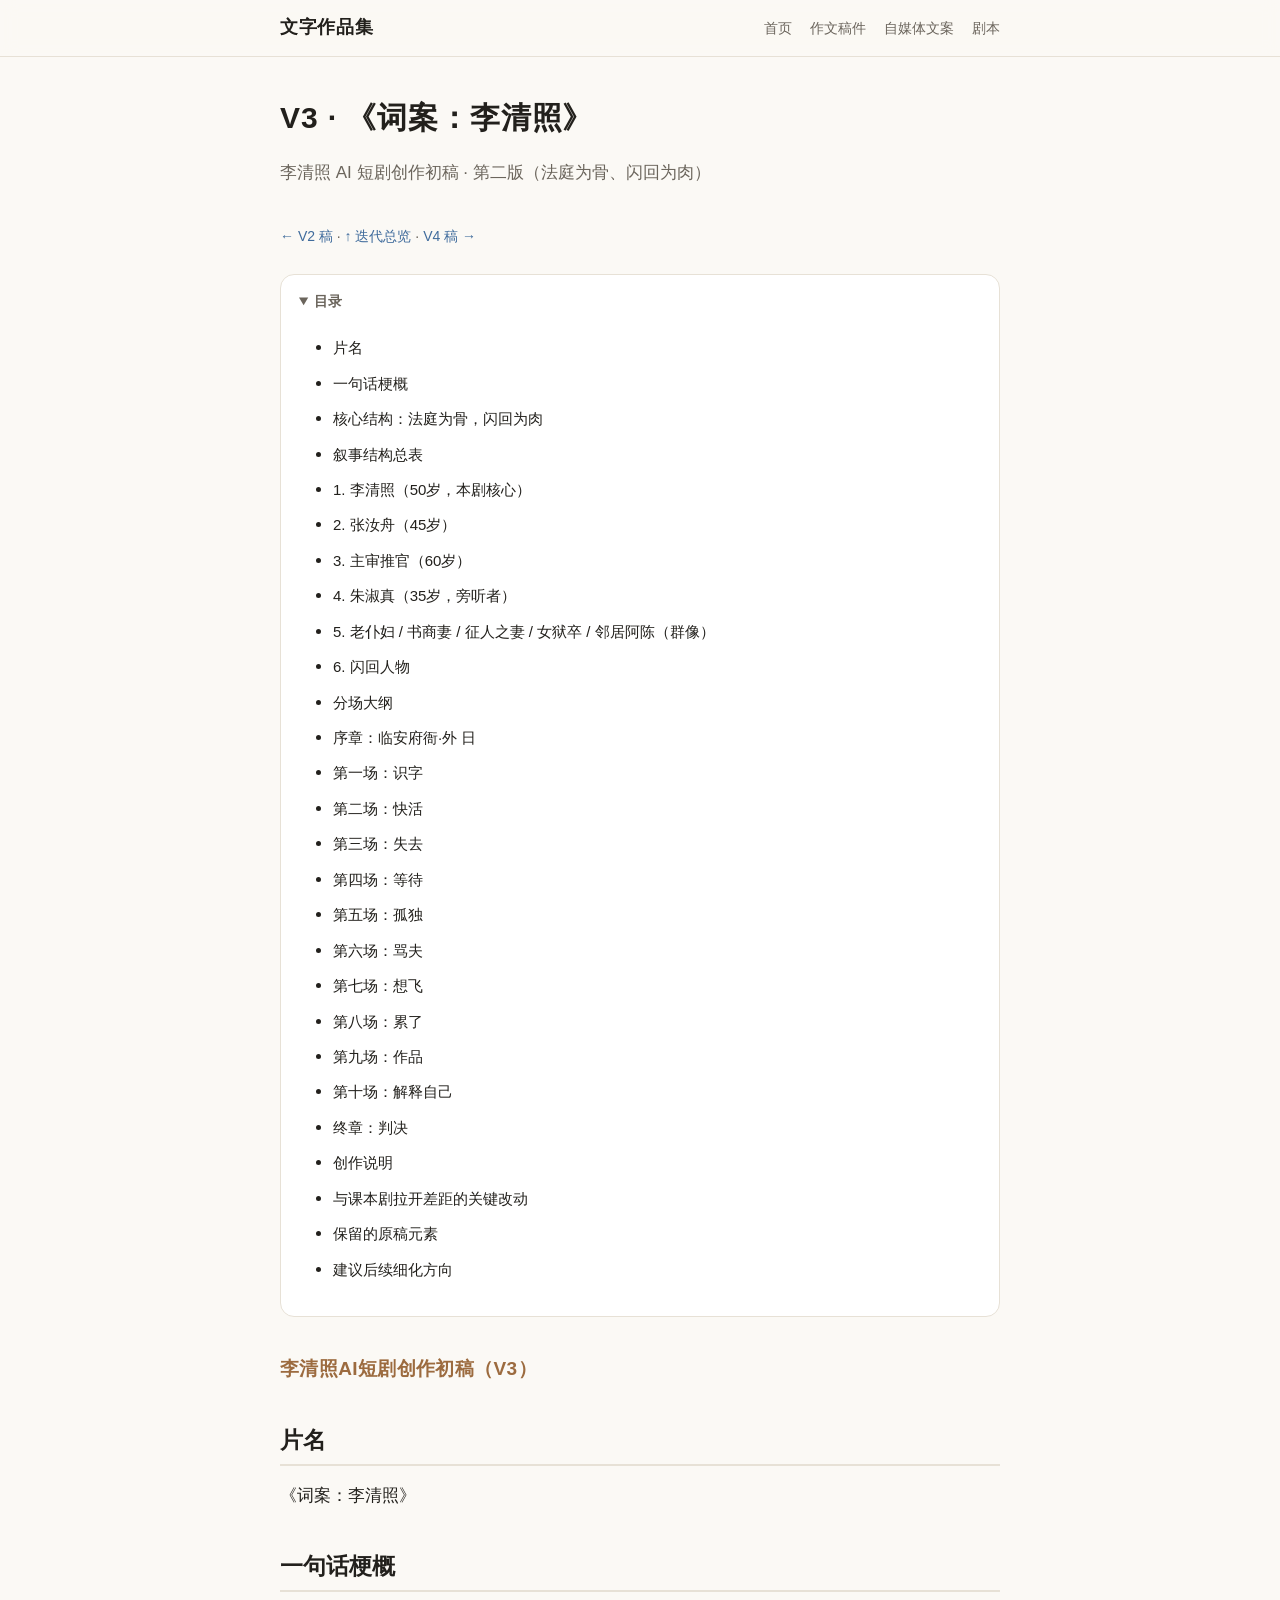
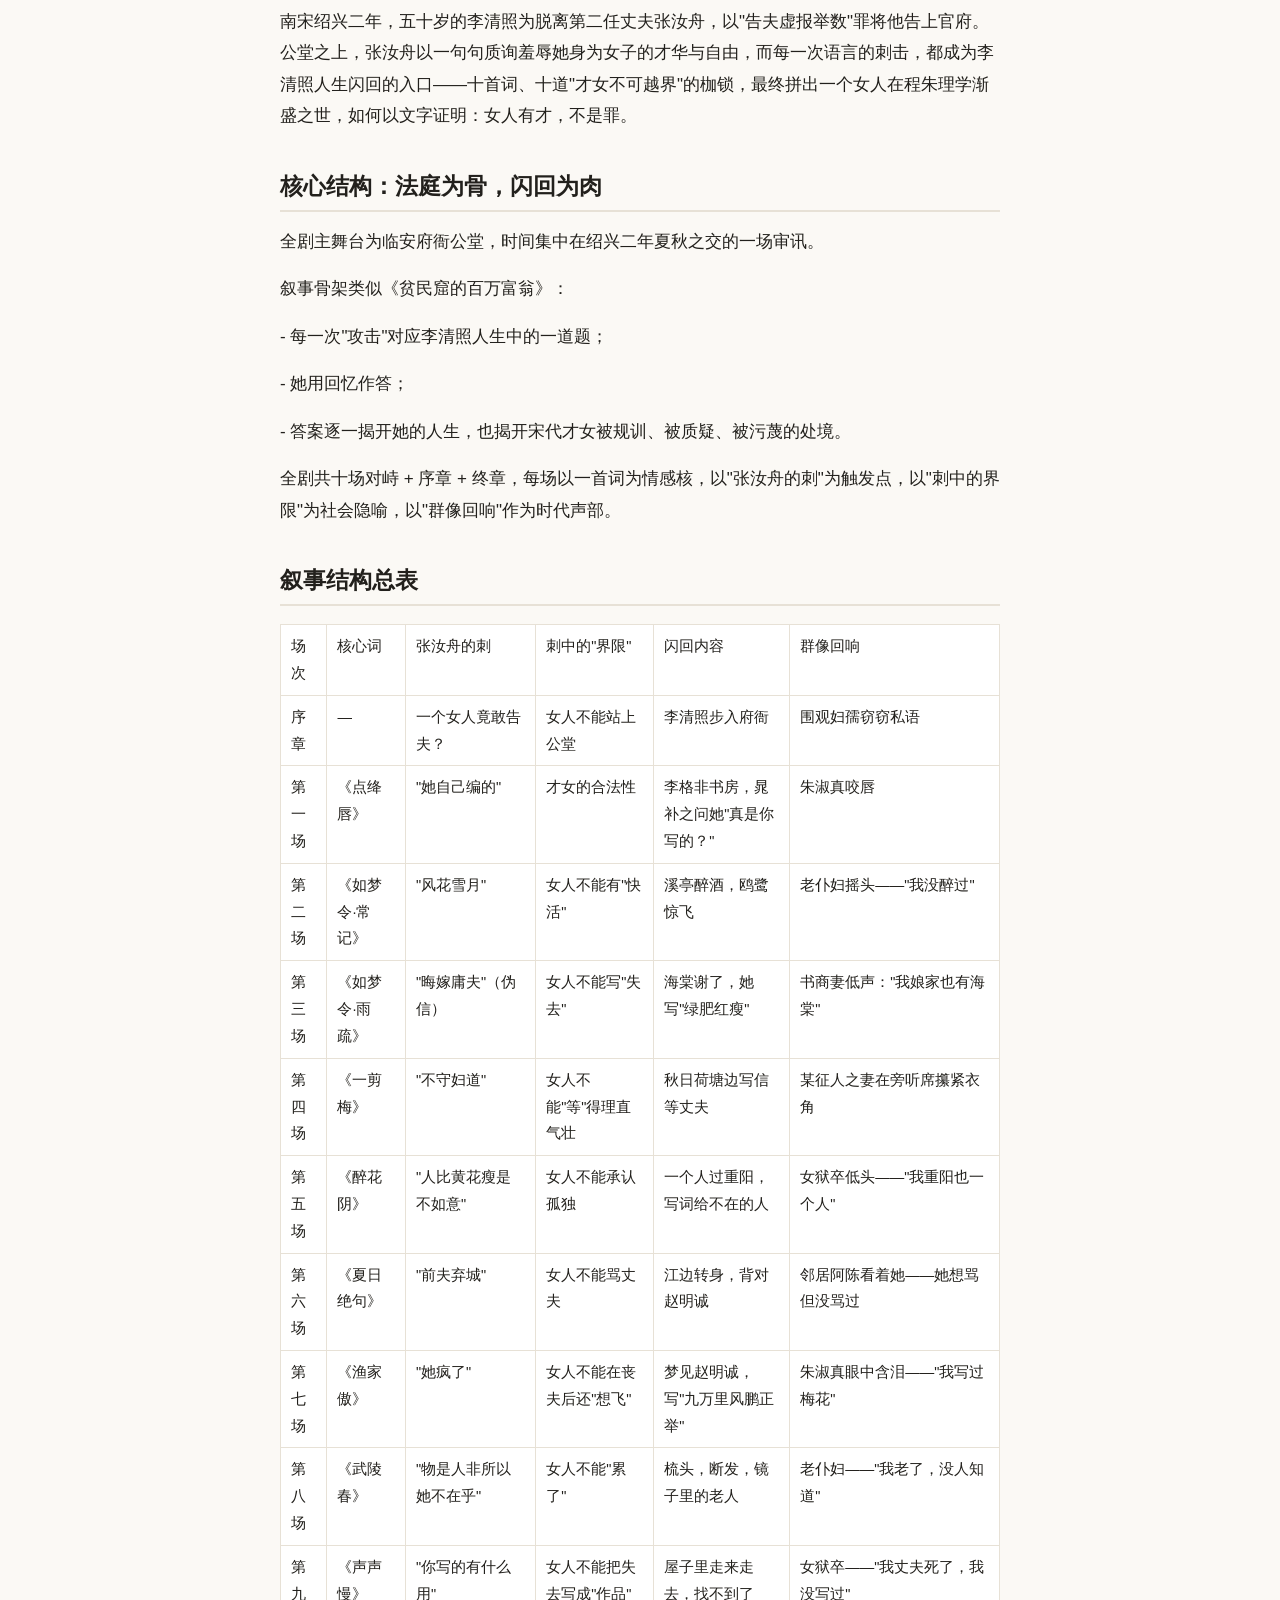
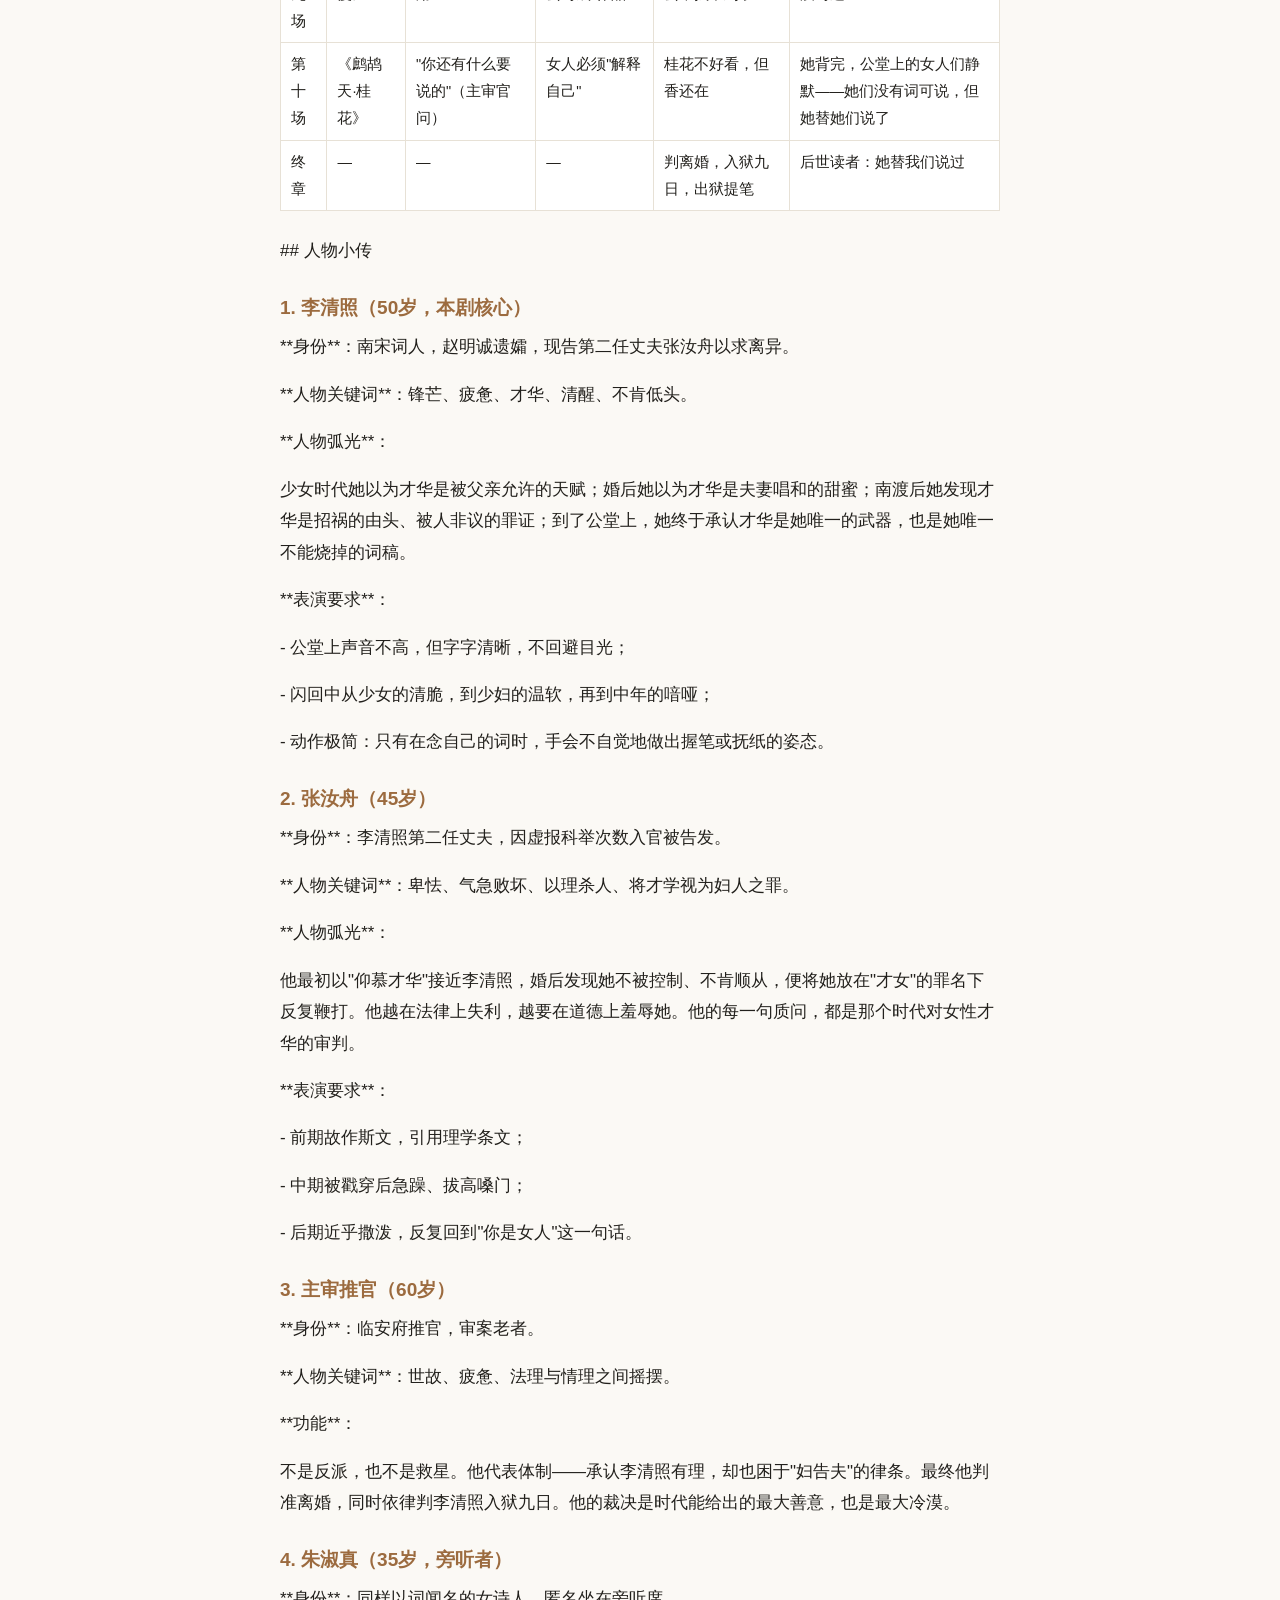
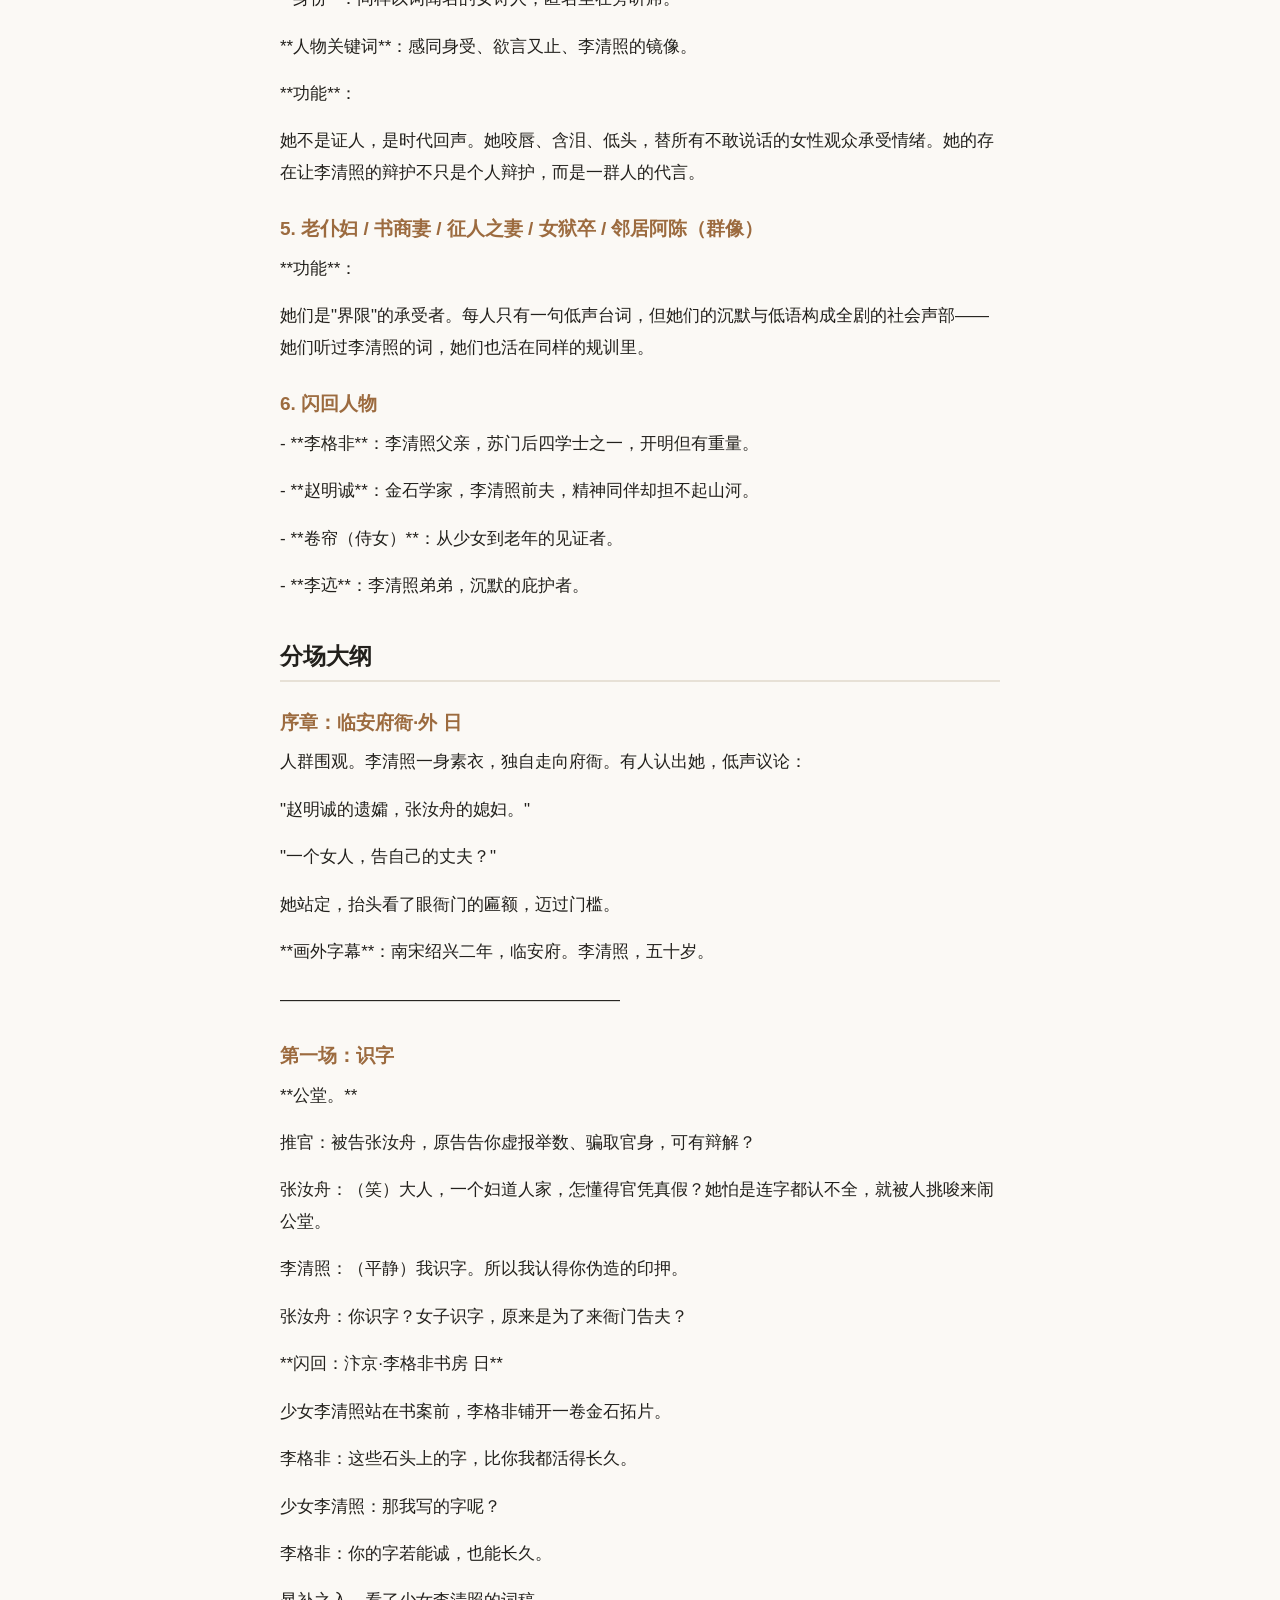
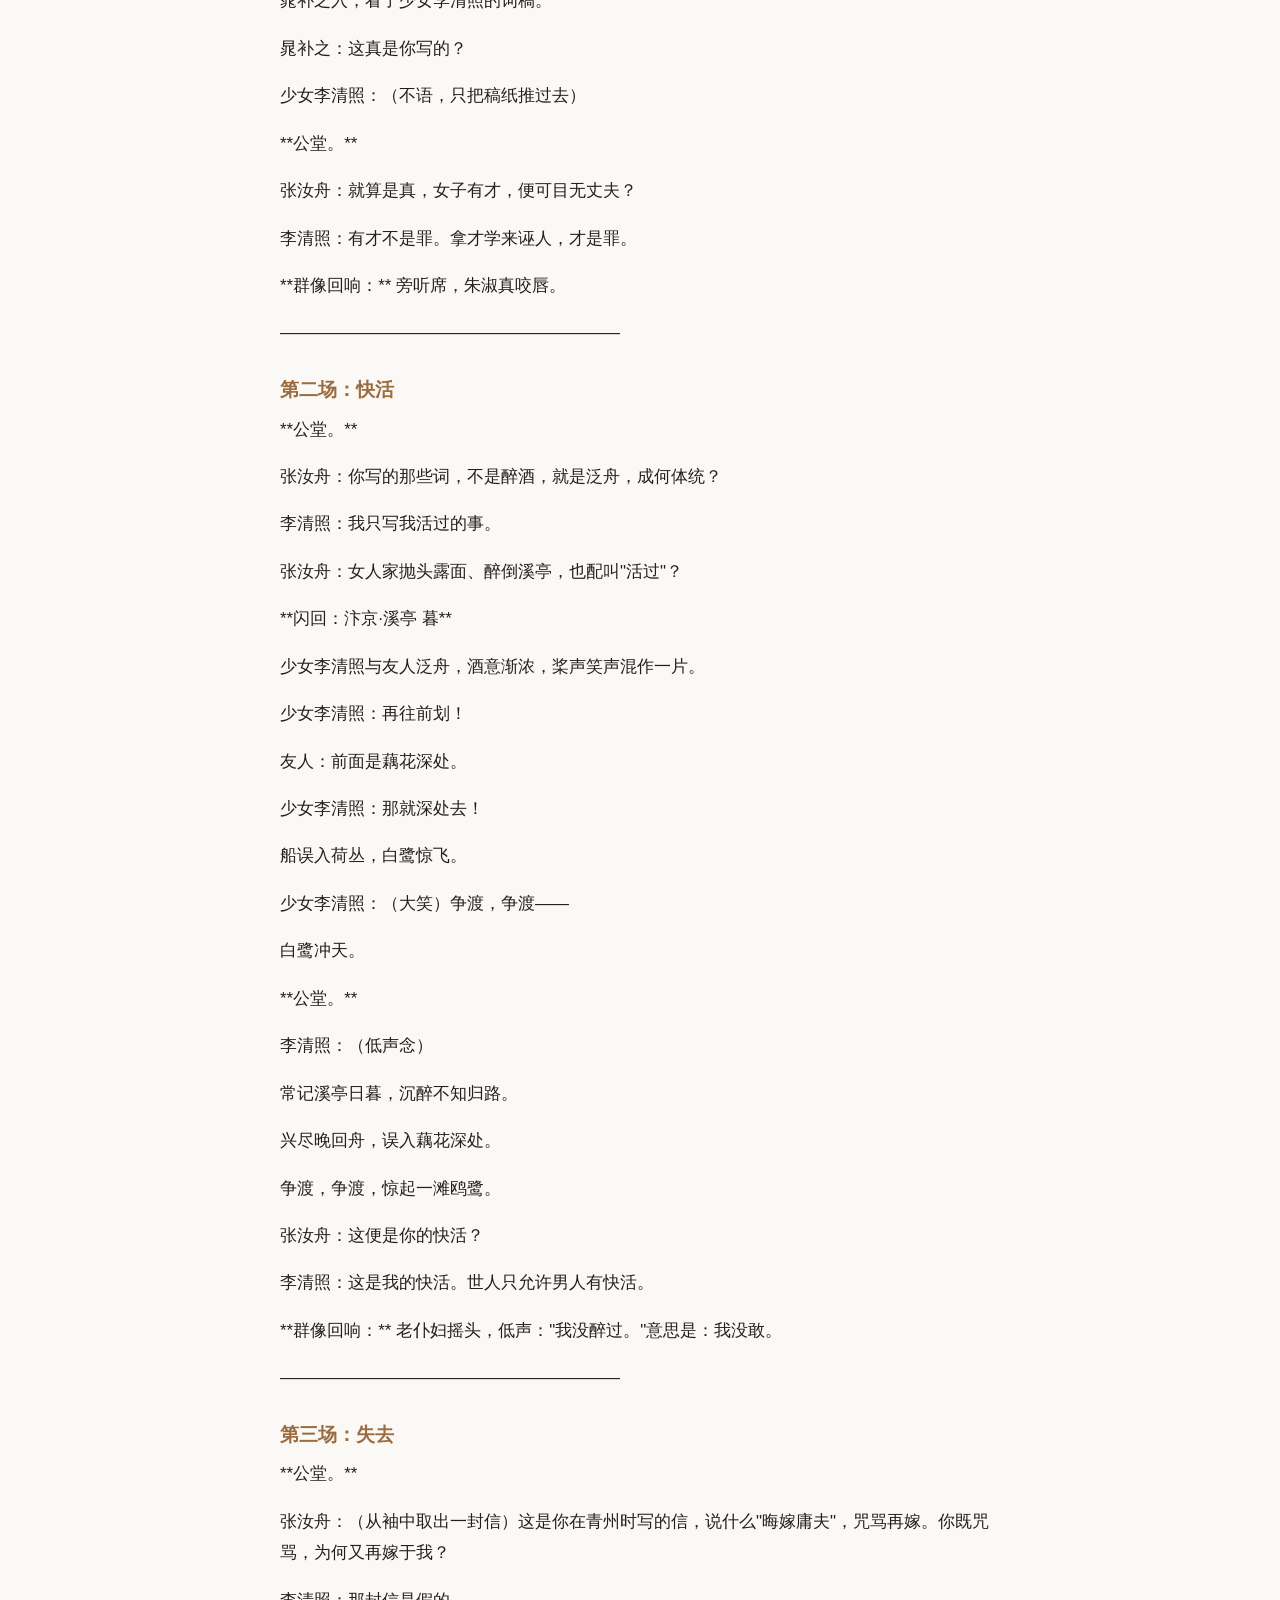
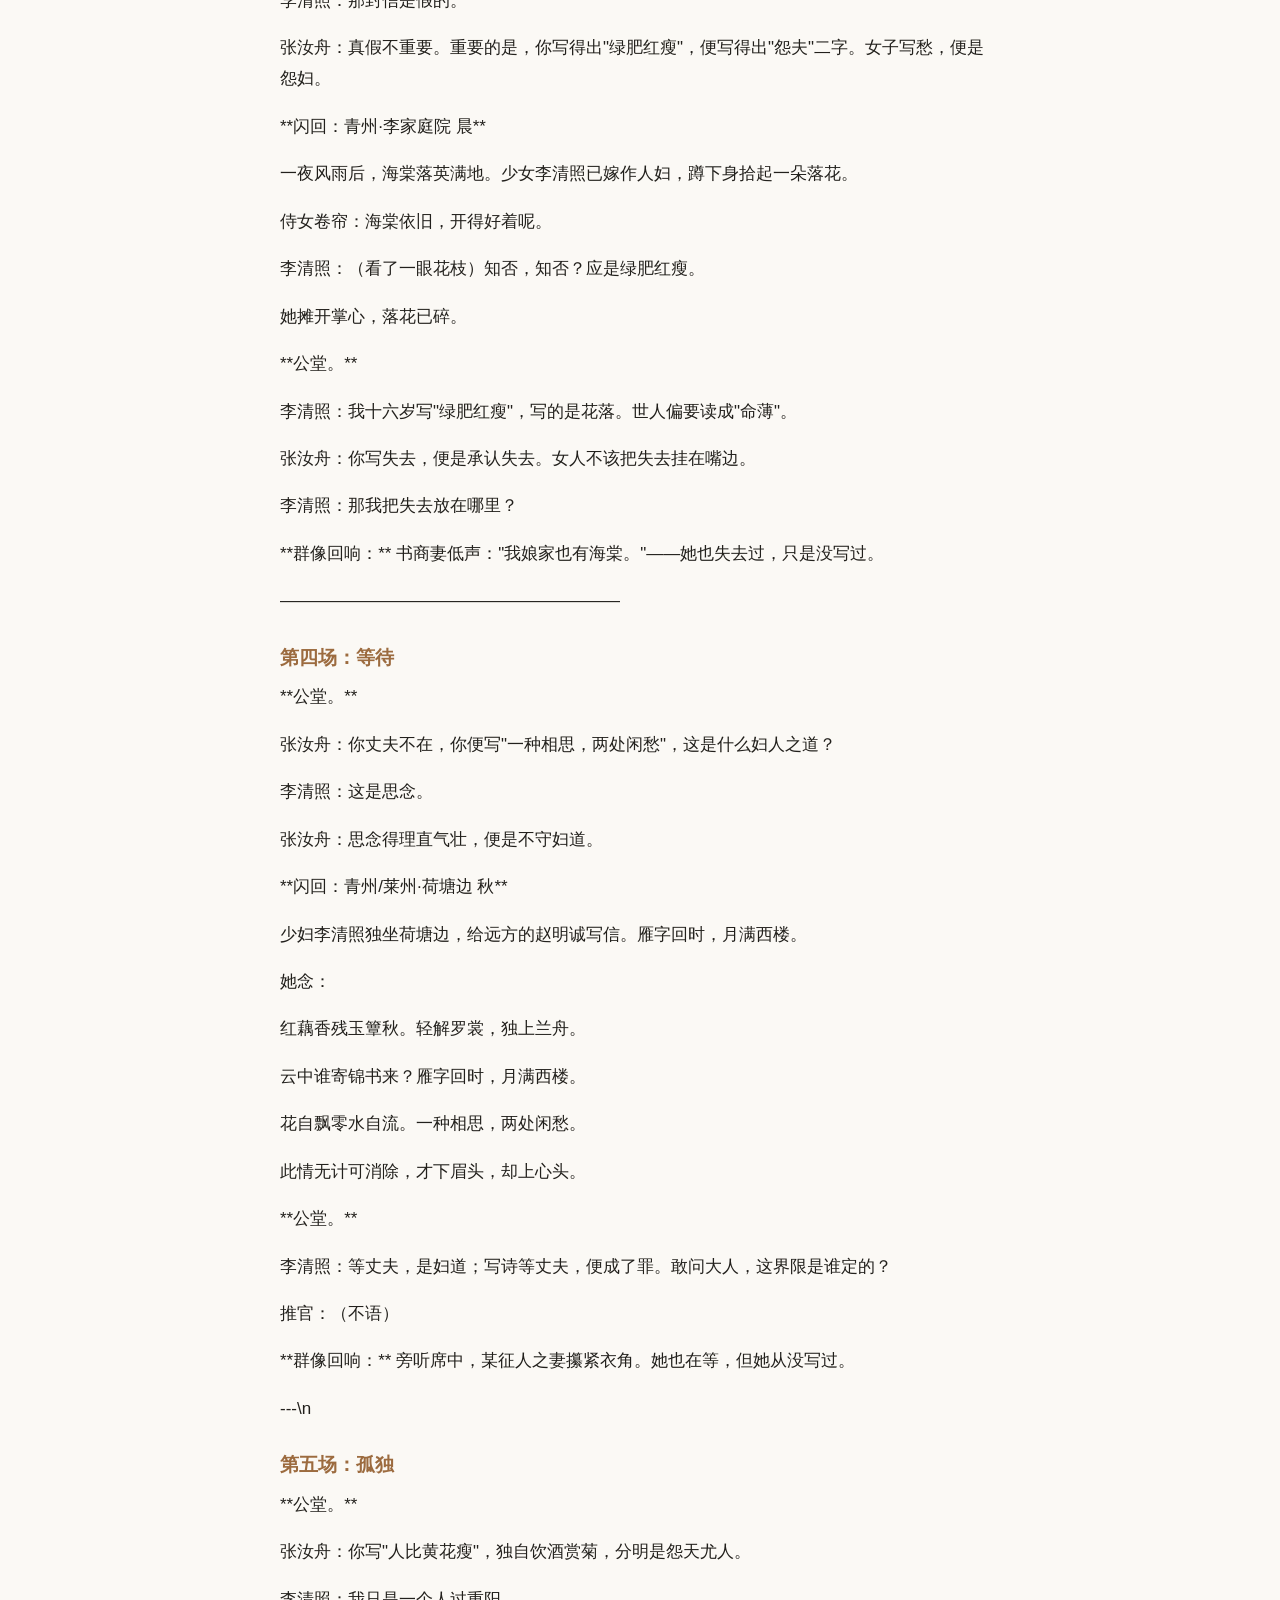
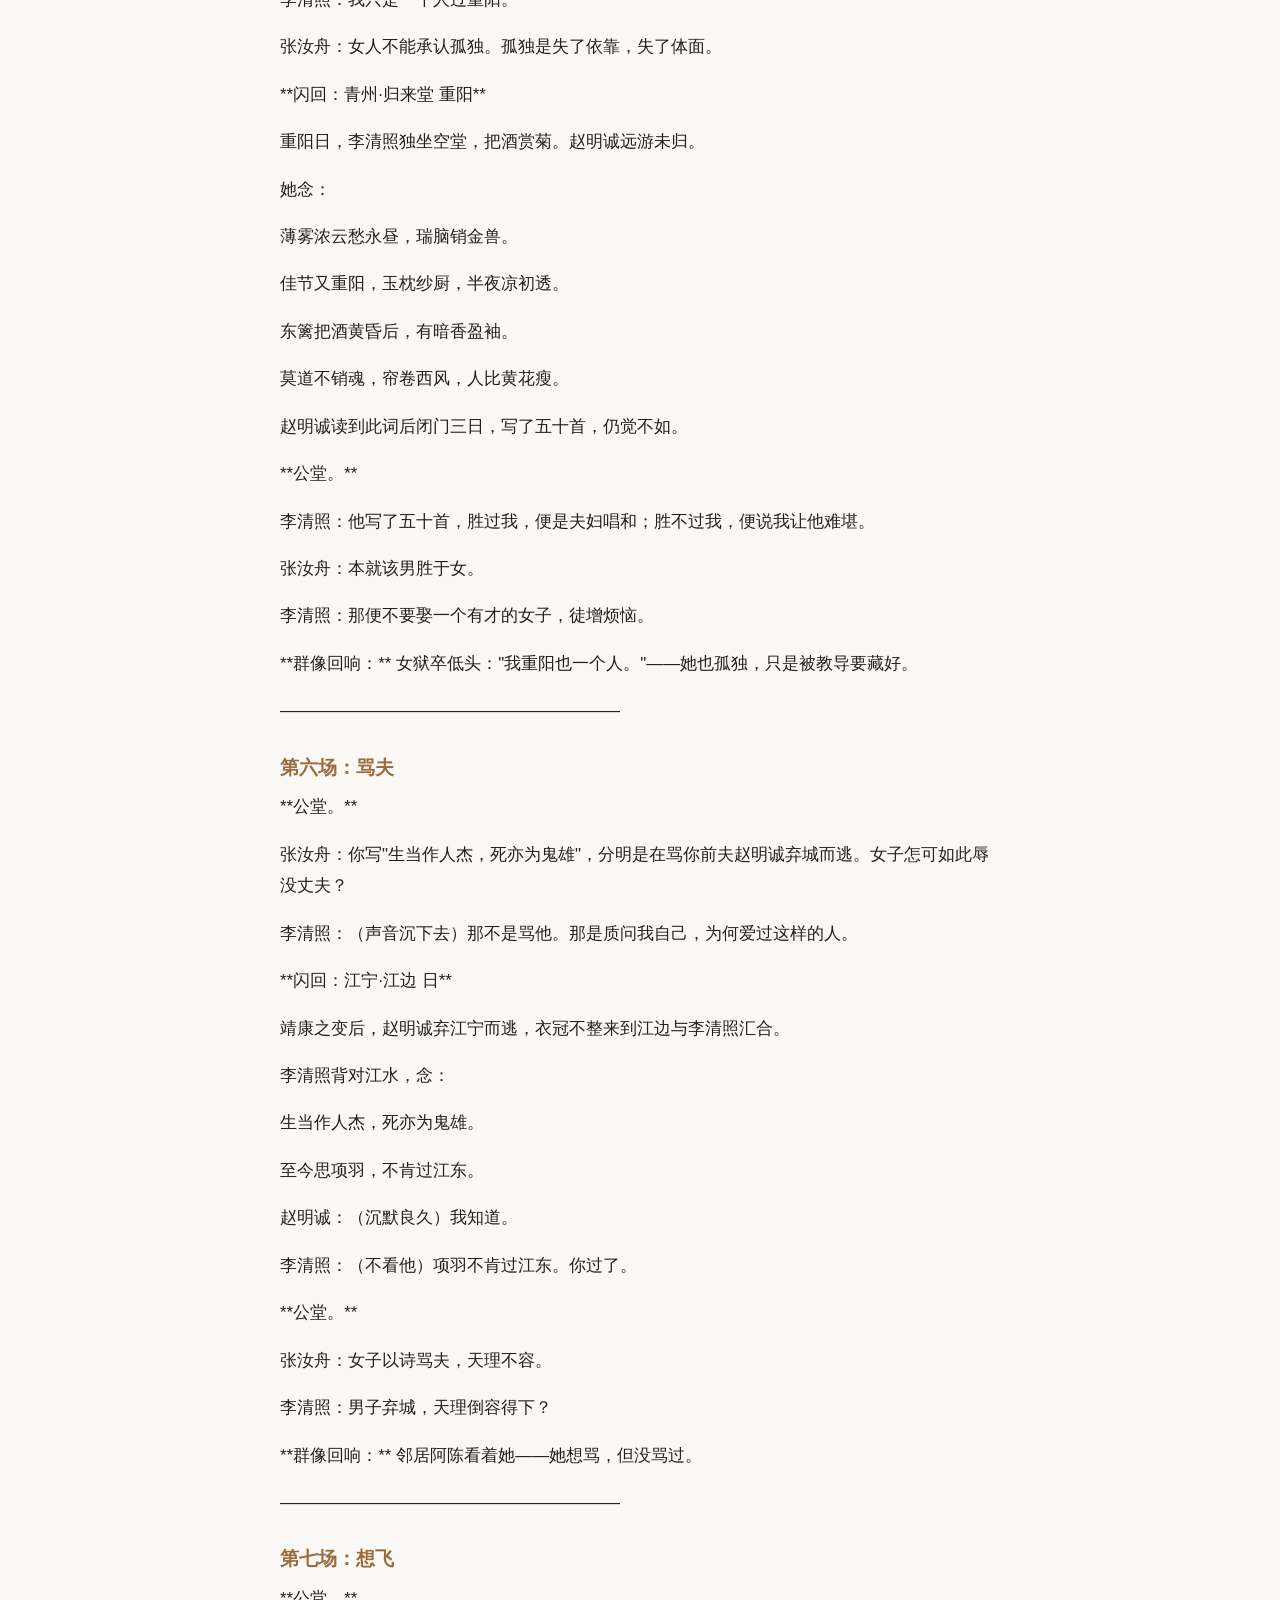
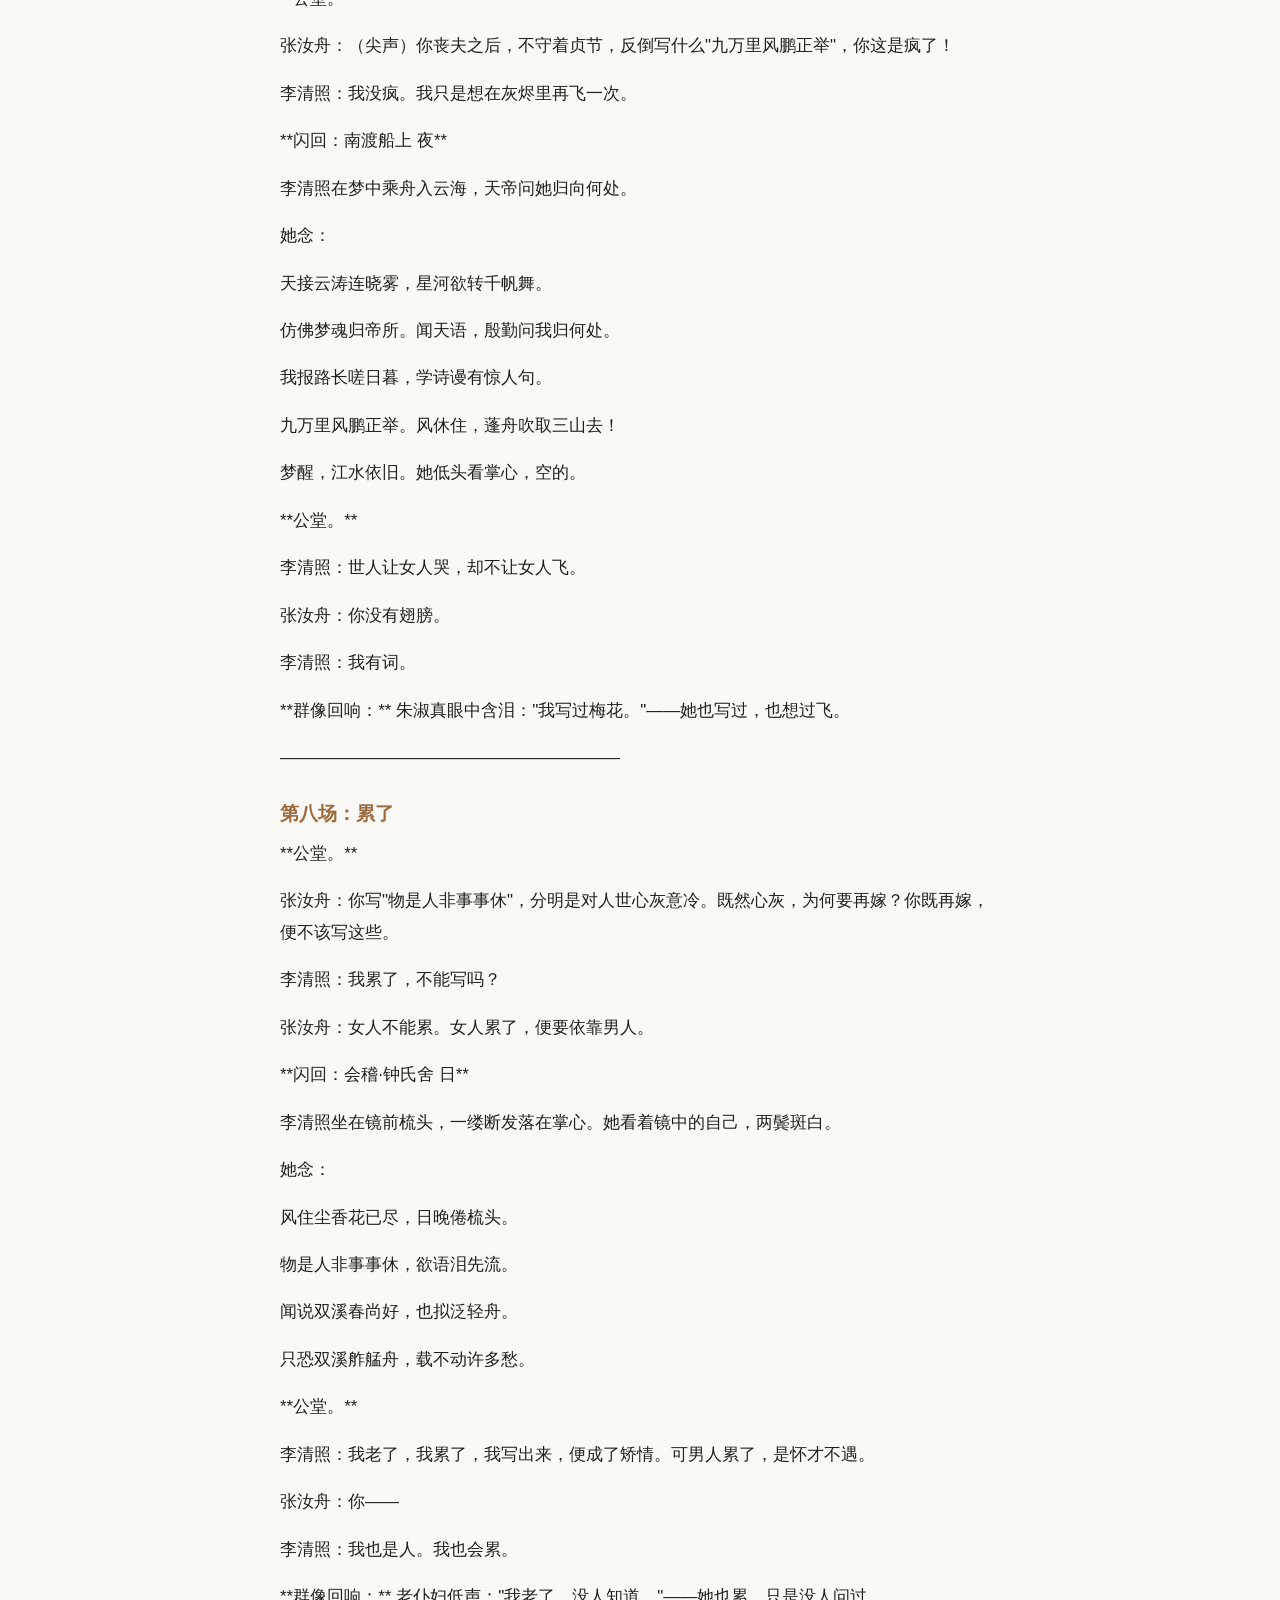
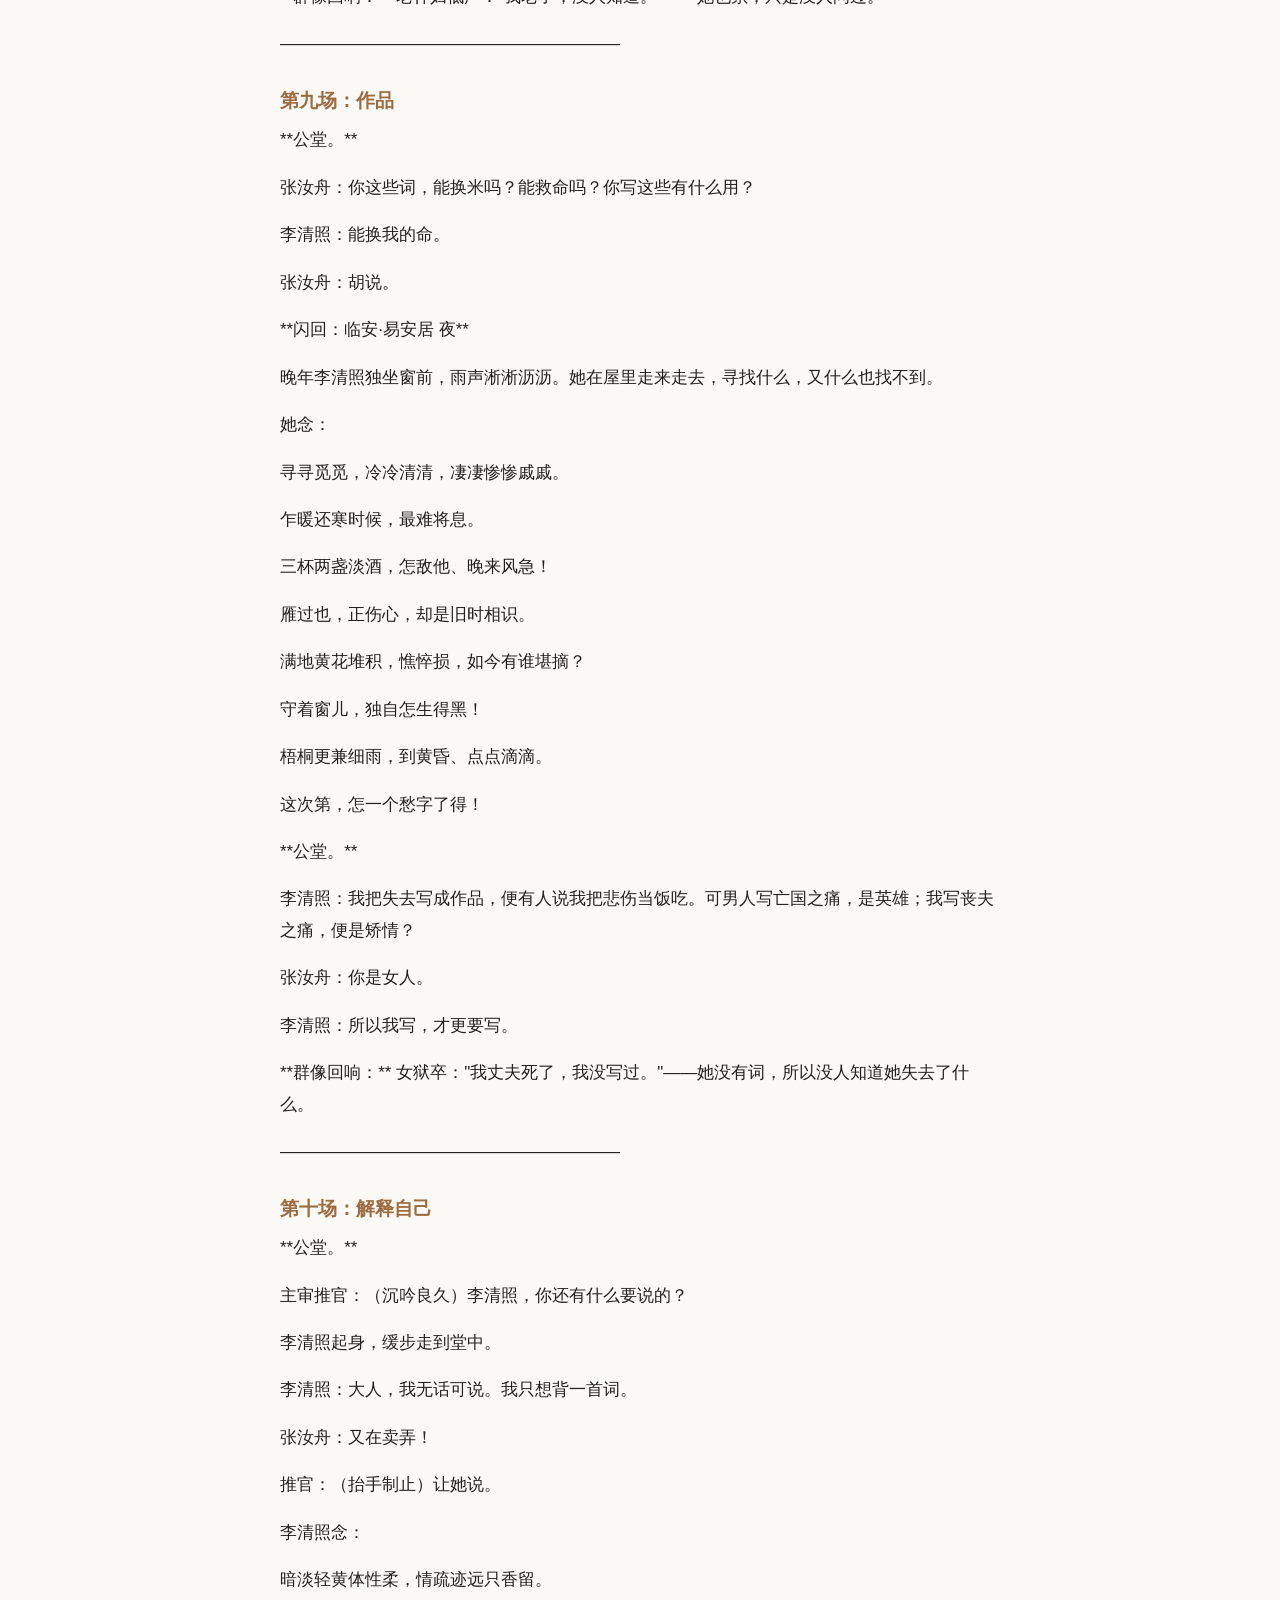
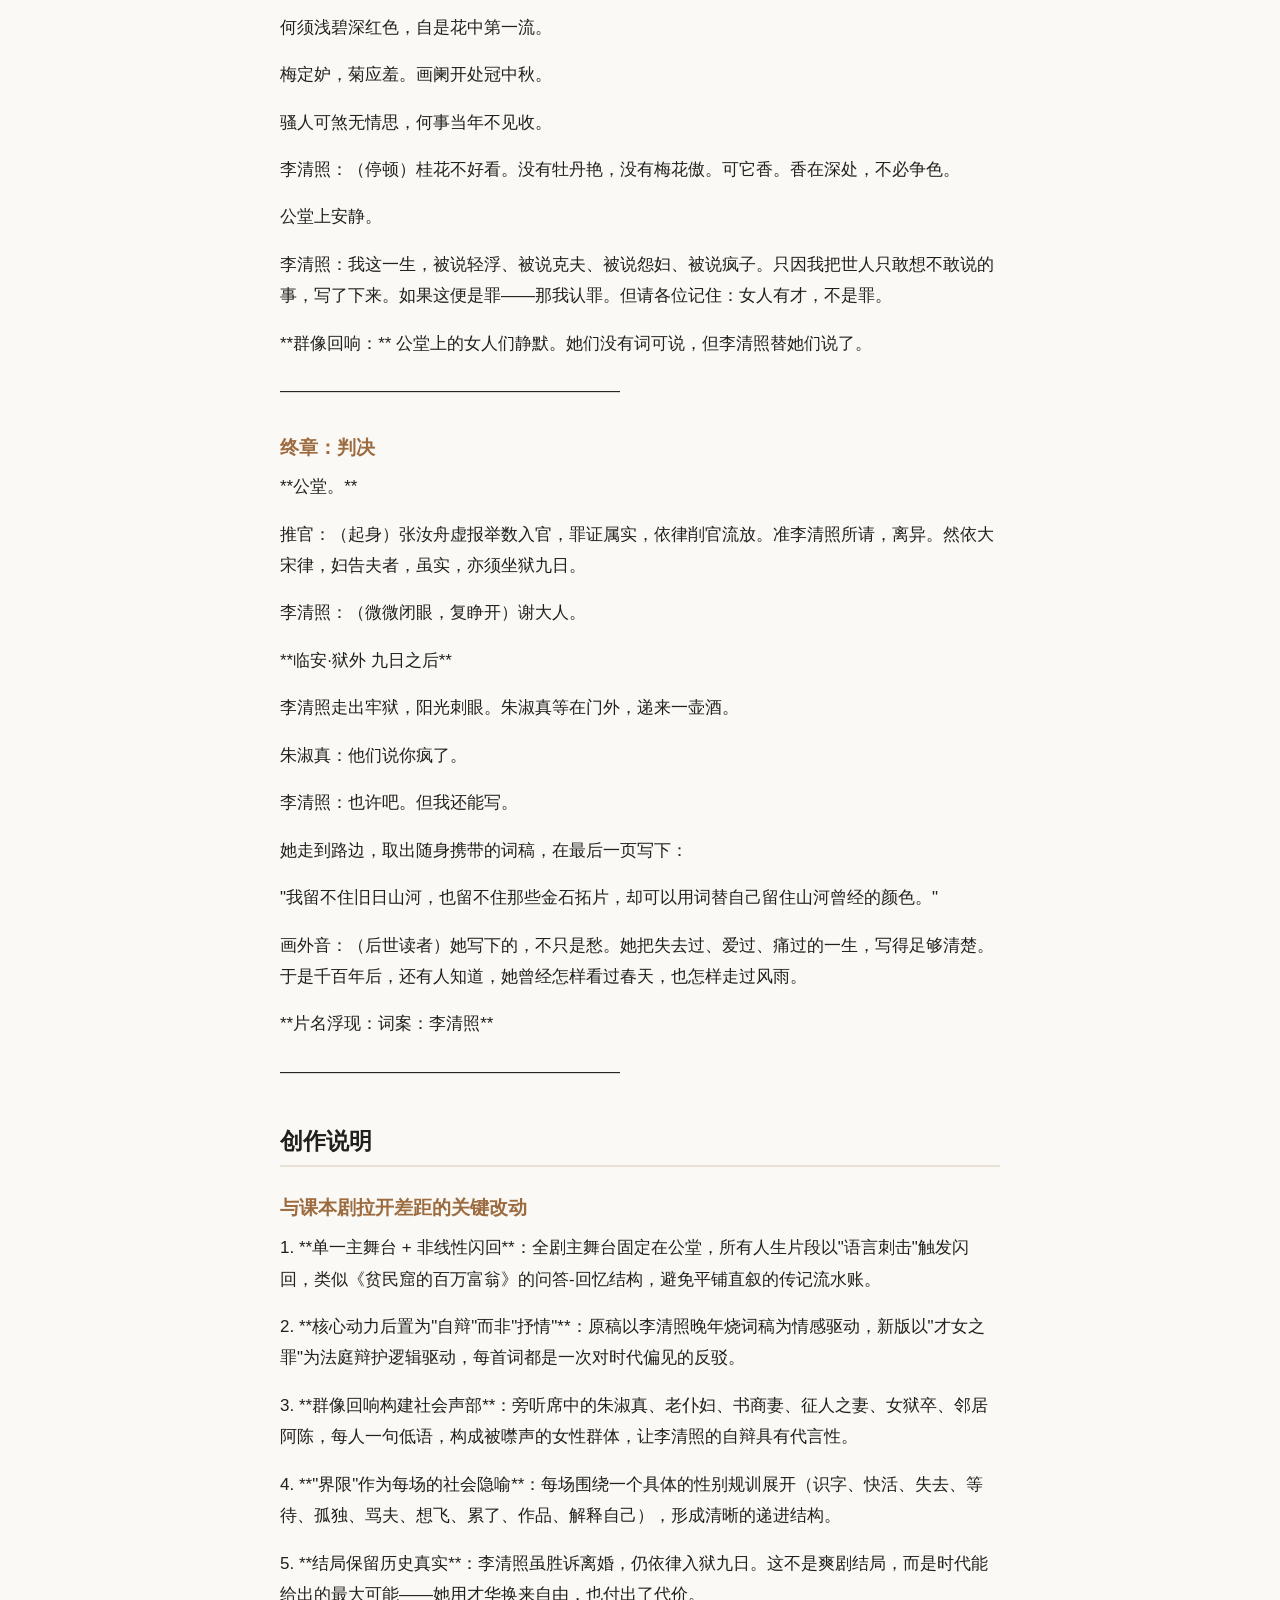
<file: screenplay-v3.html>
<!DOCTYPE html>
<html lang="zh-CN">
<head>
<meta charset="utf-8">
<meta name="viewport" content="width=device-width, initial-scale=1">
<title>V3 · 《词案：李清照》 · 李清照AI短剧</title>
<link rel="stylesheet" href="style.css">
</head>
<body>
<header class="site-header"><div class="wrap">
<a class="brand" href="index.html">文字作品集</a>
<nav><a href="index.html">首页</a><a href="essays.html">作文稿件</a><a href="copywriting.html">自媒体文案</a><a href="screenplay.html">剧本</a></nav>
</div></header>
<main class="wrap">
<h1 class="page-title">V3 · 《词案：李清照》</h1>
<p class="cover-sub">李清照 AI 短剧创作初稿 · 第二版（法庭为骨、闪回为肉）</p>
<nav class="pagenav"><a href="screenplay-v2.html">← V2 稿</a> · <a href="screenplay.html">↑ 迭代总览</a> · <a href="screenplay-v4.html">V4 稿 →</a></nav>
<details class="toc-box" open><summary>目录</summary><nav class="toc"><ul><li class=""><a href="#h-1">片名</a></li><li class=""><a href="#h-2">一句话梗概</a></li><li class=""><a href="#h-3">核心结构：法庭为骨，闪回为肉</a></li><li class=""><a href="#h-4">叙事结构总表</a></li><li class="toc-sub"><a href="#h-5">1. 李清照（50岁，本剧核心）</a></li><li class="toc-sub"><a href="#h-6">2. 张汝舟（45岁）</a></li><li class="toc-sub"><a href="#h-7">3. 主审推官（60岁）</a></li><li class="toc-sub"><a href="#h-8">4. 朱淑真（35岁，旁听者）</a></li><li class="toc-sub"><a href="#h-9">5. 老仆妇 / 书商妻 / 征人之妻 / 女狱卒 / 邻居阿陈（群像）</a></li><li class="toc-sub"><a href="#h-10">6. 闪回人物</a></li><li class=""><a href="#h-11">分场大纲</a></li><li class="toc-sub"><a href="#h-12">序章：临安府衙·外 日</a></li><li class="toc-sub"><a href="#h-13">第一场：识字</a></li><li class="toc-sub"><a href="#h-14">第二场：快活</a></li><li class="toc-sub"><a href="#h-15">第三场：失去</a></li><li class="toc-sub"><a href="#h-16">第四场：等待</a></li><li class="toc-sub"><a href="#h-17">第五场：孤独</a></li><li class="toc-sub"><a href="#h-18">第六场：骂夫</a></li><li class="toc-sub"><a href="#h-19">第七场：想飞</a></li><li class="toc-sub"><a href="#h-20">第八场：累了</a></li><li class="toc-sub"><a href="#h-21">第九场：作品</a></li><li class="toc-sub"><a href="#h-22">第十场：解释自己</a></li><li class="toc-sub"><a href="#h-23">终章：判决</a></li><li class=""><a href="#h-24">创作说明</a></li><li class="toc-sub"><a href="#h-25">与课本剧拉开差距的关键改动</a></li><li class="toc-sub"><a href="#h-26">保留的原稿元素</a></li><li class="toc-sub"><a href="#h-27">建议后续细化方向</a></li></ul></nav></details>
<p class="doc-title">李清照AI短剧创作初稿（V3）</p><h2 id="h-1">片名</h2><p>《词案：李清照》</p><h2 id="h-2">一句话梗概</h2><p>南宋绍兴二年，五十岁的李清照为脱离第二任丈夫张汝舟，以&quot;告夫虚报举数&quot;罪将他告上官府。公堂之上，张汝舟以一句句质询羞辱她身为女子的才华与自由，而每一次语言的刺击，都成为李清照人生闪回的入口——十首词、十道&quot;才女不可越界&quot;的枷锁，最终拼出一个女人在程朱理学渐盛之世，如何以文字证明：女人有才，不是罪。</p><h2 id="h-3">核心结构：法庭为骨，闪回为肉</h2><p>全剧主舞台为临安府衙公堂，时间集中在绍兴二年夏秋之交的一场审讯。</p><p>叙事骨架类似《贫民窟的百万富翁》：</p><p>- 每一次&quot;攻击&quot;对应李清照人生中的一道题；</p><p>- 她用回忆作答；</p><p>- 答案逐一揭开她的人生，也揭开宋代才女被规训、被质疑、被污蔑的处境。</p><p>全剧共十场对峙 + 序章 + 终章，每场以一首词为情感核，以&quot;张汝舟的刺&quot;为触发点，以&quot;刺中的界限&quot;为社会隐喻，以&quot;群像回响&quot;作为时代声部。</p><h2 id="h-4">叙事结构总表</h2><table class="doc-table"><tbody><tr><td>场次</td><td>核心词</td><td>张汝舟的刺</td><td>刺中的&quot;界限&quot;</td><td>闪回内容</td><td>群像回响</td></tr><tr><td>序章</td><td>—</td><td>一个女人竟敢告夫？</td><td>女人不能站上公堂</td><td>李清照步入府衙</td><td>围观妇孺窃窃私语</td></tr><tr><td>第一场</td><td>《点绛唇》</td><td>&quot;她自己编的&quot;</td><td>才女的合法性</td><td>李格非书房，晁补之问她&quot;真是你写的？&quot;</td><td>朱淑真咬唇</td></tr><tr><td>第二场</td><td>《如梦令·常记》</td><td>&quot;风花雪月&quot;</td><td>女人不能有&quot;快活&quot;</td><td>溪亭醉酒，鸥鹭惊飞</td><td>老仆妇摇头——&quot;我没醉过&quot;</td></tr><tr><td>第三场</td><td>《如梦令·雨疏》</td><td>&quot;晦嫁庸夫&quot;（伪信）</td><td>女人不能写&quot;失去&quot;</td><td>海棠谢了，她写&quot;绿肥红瘦&quot;</td><td>书商妻低声：&quot;我娘家也有海棠&quot;</td></tr><tr><td>第四场</td><td>《一剪梅》</td><td>&quot;不守妇道&quot;</td><td>女人不能&quot;等&quot;得理直气壮</td><td>秋日荷塘边写信等丈夫</td><td>某征人之妻在旁听席攥紧衣角</td></tr><tr><td>第五场</td><td>《醉花阴》</td><td>&quot;人比黄花瘦是不如意&quot;</td><td>女人不能承认孤独</td><td>一个人过重阳，写词给不在的人</td><td>女狱卒低头——&quot;我重阳也一个人&quot;</td></tr><tr><td>第六场</td><td>《夏日绝句》</td><td>&quot;前夫弃城&quot;</td><td>女人不能骂丈夫</td><td>江边转身，背对赵明诚</td><td>邻居阿陈看着她——她想骂但没骂过</td></tr><tr><td>第七场</td><td>《渔家傲》</td><td>&quot;她疯了&quot;</td><td>女人不能在丧夫后还&quot;想飞&quot;</td><td>梦见赵明诚，写&quot;九万里风鹏正举&quot;</td><td>朱淑真眼中含泪——&quot;我写过梅花&quot;</td></tr><tr><td>第八场</td><td>《武陵春》</td><td>&quot;物是人非所以她不在乎&quot;</td><td>女人不能&quot;累了&quot;</td><td>梳头，断发，镜子里的老人</td><td>老仆妇——&quot;我老了，没人知道&quot;</td></tr><tr><td>第九场</td><td>《声声慢》</td><td>&quot;你写的有什么用&quot;</td><td>女人不能把失去写成&quot;作品&quot;</td><td>屋子里走来走去，找不到了</td><td>女狱卒——&quot;我丈夫死了，我没写过&quot;</td></tr><tr><td>第十场</td><td>《鹧鸪天·桂花》</td><td>&quot;你还有什么要说的&quot;（主审官问）</td><td>女人必须&quot;解释自己&quot;</td><td>桂花不好看，但香还在</td><td>她背完，公堂上的女人们静默——她们没有词可说，但她替她们说了</td></tr><tr><td>终章</td><td>—</td><td>—</td><td>—</td><td>判离婚，入狱九日，出狱提笔</td><td>后世读者：她替我们说过</td></tr></tbody></table><p>## 人物小传</p><h3 id="h-5">1. 李清照（50岁，本剧核心）</h3><p>**身份**：南宋词人，赵明诚遗孀，现告第二任丈夫张汝舟以求离异。</p><p>**人物关键词**：锋芒、疲惫、才华、清醒、不肯低头。</p><p>**人物弧光**：</p><p>少女时代她以为才华是被父亲允许的天赋；婚后她以为才华是夫妻唱和的甜蜜；南渡后她发现才华是招祸的由头、被人非议的罪证；到了公堂上，她终于承认才华是她唯一的武器，也是她唯一不能烧掉的词稿。</p><p>**表演要求**：</p><p>- 公堂上声音不高，但字字清晰，不回避目光；</p><p>- 闪回中从少女的清脆，到少妇的温软，再到中年的喑哑；</p><p>- 动作极简：只有在念自己的词时，手会不自觉地做出握笔或抚纸的姿态。</p><h3 id="h-6">2. 张汝舟（45岁）</h3><p>**身份**：李清照第二任丈夫，因虚报科举次数入官被告发。</p><p>**人物关键词**：卑怯、气急败坏、以理杀人、将才学视为妇人之罪。</p><p>**人物弧光**：</p><p>他最初以&quot;仰慕才华&quot;接近李清照，婚后发现她不被控制、不肯顺从，便将她放在&quot;才女&quot;的罪名下反复鞭打。他越在法律上失利，越要在道德上羞辱她。他的每一句质问，都是那个时代对女性才华的审判。</p><p>**表演要求**：</p><p>- 前期故作斯文，引用理学条文；</p><p>- 中期被戳穿后急躁、拔高嗓门；</p><p>- 后期近乎撒泼，反复回到&quot;你是女人&quot;这一句话。</p><h3 id="h-7">3. 主审推官（60岁）</h3><p>**身份**：临安府推官，审案老者。</p><p>**人物关键词**：世故、疲惫、法理与情理之间摇摆。</p><p>**功能**：</p><p>不是反派，也不是救星。他代表体制——承认李清照有理，却也困于&quot;妇告夫&quot;的律条。最终他判准离婚，同时依律判李清照入狱九日。他的裁决是时代能给出的最大善意，也是最大冷漠。</p><h3 id="h-8">4. 朱淑真（35岁，旁听者）</h3><p>**身份**：同样以词闻名的女诗人，匿名坐在旁听席。</p><p>**人物关键词**：感同身受、欲言又止、李清照的镜像。</p><p>**功能**：</p><p>她不是证人，是时代回声。她咬唇、含泪、低头，替所有不敢说话的女性观众承受情绪。她的存在让李清照的辩护不只是个人辩护，而是一群人的代言。</p><h3 id="h-9">5. 老仆妇 / 书商妻 / 征人之妻 / 女狱卒 / 邻居阿陈（群像）</h3><p>**功能**：</p><p>她们是&quot;界限&quot;的承受者。每人只有一句低声台词，但她们的沉默与低语构成全剧的社会声部——她们听过李清照的词，她们也活在同样的规训里。</p><h3 id="h-10">6. 闪回人物</h3><p>- **李格非**：李清照父亲，苏门后四学士之一，开明但有重量。</p><p>- **赵明诚**：金石学家，李清照前夫，精神同伴却担不起山河。</p><p>- **卷帘（侍女）**：从少女到老年的见证者。</p><p>- **李迒**：李清照弟弟，沉默的庇护者。</p><h2 id="h-11">分场大纲</h2><h3 id="h-12">序章：临安府衙·外 日</h3><p>人群围观。李清照一身素衣，独自走向府衙。有人认出她，低声议论：</p><p>&quot;赵明诚的遗孀，张汝舟的媳妇。&quot;</p><p>&quot;一个女人，告自己的丈夫？&quot;</p><p>她站定，抬头看了眼衙门的匾额，迈过门槛。</p><p>**画外字幕**：南宋绍兴二年，临安府。李清照，五十岁。</p><p>————————————————————</p><h3 id="h-13">第一场：识字</h3><p>**公堂。**</p><p>推官：被告张汝舟，原告告你虚报举数、骗取官身，可有辩解？</p><p>张汝舟：（笑）大人，一个妇道人家，怎懂得官凭真假？她怕是连字都认不全，就被人挑唆来闹公堂。</p><p>李清照：（平静）我识字。所以我认得你伪造的印押。</p><p>张汝舟：你识字？女子识字，原来是为了来衙门告夫？</p><p>**闪回：汴京·李格非书房 日**</p><p>少女李清照站在书案前，李格非铺开一卷金石拓片。</p><p>李格非：这些石头上的字，比你我都活得长久。</p><p>少女李清照：那我写的字呢？</p><p>李格非：你的字若能诚，也能长久。</p><p>晁补之入，看了少女李清照的词稿。</p><p>晁补之：这真是你写的？</p><p>少女李清照：（不语，只把稿纸推过去）</p><p>**公堂。**</p><p>张汝舟：就算是真，女子有才，便可目无丈夫？</p><p>李清照：有才不是罪。拿才学来诬人，才是罪。</p><p>**群像回响：** 旁听席，朱淑真咬唇。</p><p>————————————————————</p><h3 id="h-14">第二场：快活</h3><p>**公堂。**</p><p>张汝舟：你写的那些词，不是醉酒，就是泛舟，成何体统？</p><p>李清照：我只写我活过的事。</p><p>张汝舟：女人家抛头露面、醉倒溪亭，也配叫&quot;活过&quot;？</p><p>**闪回：汴京·溪亭 暮**</p><p>少女李清照与友人泛舟，酒意渐浓，桨声笑声混作一片。</p><p>少女李清照：再往前划！</p><p>友人：前面是藕花深处。</p><p>少女李清照：那就深处去！</p><p>船误入荷丛，白鹭惊飞。</p><p>少女李清照：（大笑）争渡，争渡——</p><p>白鹭冲天。</p><p>**公堂。**</p><p>李清照：（低声念）</p><p>常记溪亭日暮，沉醉不知归路。</p><p>兴尽晚回舟，误入藕花深处。</p><p>争渡，争渡，惊起一滩鸥鹭。</p><p>张汝舟：这便是你的快活？</p><p>李清照：这是我的快活。世人只允许男人有快活。</p><p>**群像回响：** 老仆妇摇头，低声：&quot;我没醉过。&quot;意思是：我没敢。</p><p>————————————————————</p><h3 id="h-15">第三场：失去</h3><p>**公堂。**</p><p>张汝舟：（从袖中取出一封信）这是你在青州时写的信，说什么&quot;晦嫁庸夫&quot;，咒骂再嫁。你既咒骂，为何又再嫁于我？</p><p>李清照：那封信是假的。</p><p>张汝舟：真假不重要。重要的是，你写得出&quot;绿肥红瘦&quot;，便写得出&quot;怨夫&quot;二字。女子写愁，便是怨妇。</p><p>**闪回：青州·李家庭院 晨**</p><p>一夜风雨后，海棠落英满地。少女李清照已嫁作人妇，蹲下身拾起一朵落花。</p><p>侍女卷帘：海棠依旧，开得好着呢。</p><p>李清照：（看了一眼花枝）知否，知否？应是绿肥红瘦。</p><p>她摊开掌心，落花已碎。</p><p>**公堂。**</p><p>李清照：我十六岁写&quot;绿肥红瘦&quot;，写的是花落。世人偏要读成&quot;命薄&quot;。</p><p>张汝舟：你写失去，便是承认失去。女人不该把失去挂在嘴边。</p><p>李清照：那我把失去放在哪里？</p><p>**群像回响：** 书商妻低声：&quot;我娘家也有海棠。&quot;——她也失去过，只是没写过。</p><p>————————————————————</p><h3 id="h-16">第四场：等待</h3><p>**公堂。**</p><p>张汝舟：你丈夫不在，你便写&quot;一种相思，两处闲愁&quot;，这是什么妇人之道？</p><p>李清照：这是思念。</p><p>张汝舟：思念得理直气壮，便是不守妇道。</p><p>**闪回：青州/莱州·荷塘边 秋**</p><p>少妇李清照独坐荷塘边，给远方的赵明诚写信。雁字回时，月满西楼。</p><p>她念：</p><p>红藕香残玉簟秋。轻解罗裳，独上兰舟。</p><p>云中谁寄锦书来？雁字回时，月满西楼。</p><p>花自飘零水自流。一种相思，两处闲愁。</p><p>此情无计可消除，才下眉头，却上心头。</p><p>**公堂。**</p><p>李清照：等丈夫，是妇道；写诗等丈夫，便成了罪。敢问大人，这界限是谁定的？</p><p>推官：（不语）</p><p>**群像回响：** 旁听席中，某征人之妻攥紧衣角。她也在等，但她从没写过。</p><p>---\n</p><h3 id="h-17">第五场：孤独</h3><p>**公堂。**</p><p>张汝舟：你写&quot;人比黄花瘦&quot;，独自饮酒赏菊，分明是怨天尤人。</p><p>李清照：我只是一个人过重阳。</p><p>张汝舟：女人不能承认孤独。孤独是失了依靠，失了体面。</p><p>**闪回：青州·归来堂 重阳**</p><p>重阳日，李清照独坐空堂，把酒赏菊。赵明诚远游未归。</p><p>她念：</p><p>薄雾浓云愁永昼，瑞脑销金兽。</p><p>佳节又重阳，玉枕纱厨，半夜凉初透。</p><p>东篱把酒黄昏后，有暗香盈袖。</p><p>莫道不销魂，帘卷西风，人比黄花瘦。</p><p>赵明诚读到此词后闭门三日，写了五十首，仍觉不如。</p><p>**公堂。**</p><p>李清照：他写了五十首，胜过我，便是夫妇唱和；胜不过我，便说我让他难堪。</p><p>张汝舟：本就该男胜于女。</p><p>李清照：那便不要娶一个有才的女子，徒增烦恼。</p><p>**群像回响：** 女狱卒低头：&quot;我重阳也一个人。&quot;——她也孤独，只是被教导要藏好。</p><p>————————————————————</p><h3 id="h-18">第六场：骂夫</h3><p>**公堂。**</p><p>张汝舟：你写&quot;生当作人杰，死亦为鬼雄&quot;，分明是在骂你前夫赵明诚弃城而逃。女子怎可如此辱没丈夫？</p><p>李清照：（声音沉下去）那不是骂他。那是质问我自己，为何爱过这样的人。</p><p>**闪回：江宁·江边 日**</p><p>靖康之变后，赵明诚弃江宁而逃，衣冠不整来到江边与李清照汇合。</p><p>李清照背对江水，念：</p><p>生当作人杰，死亦为鬼雄。</p><p>至今思项羽，不肯过江东。</p><p>赵明诚：（沉默良久）我知道。</p><p>李清照：（不看他）项羽不肯过江东。你过了。</p><p>**公堂。**</p><p>张汝舟：女子以诗骂夫，天理不容。</p><p>李清照：男子弃城，天理倒容得下？</p><p>**群像回响：** 邻居阿陈看着她——她想骂，但没骂过。</p><p>————————————————————</p><h3 id="h-19">第七场：想飞</h3><p>**公堂。**</p><p>张汝舟：（尖声）你丧夫之后，不守着贞节，反倒写什么&quot;九万里风鹏正举&quot;，你这是疯了！</p><p>李清照：我没疯。我只是想在灰烬里再飞一次。</p><p>**闪回：南渡船上 夜**</p><p>李清照在梦中乘舟入云海，天帝问她归向何处。</p><p>她念：</p><p>天接云涛连晓雾，星河欲转千帆舞。</p><p>仿佛梦魂归帝所。闻天语，殷勤问我归何处。</p><p>我报路长嗟日暮，学诗谩有惊人句。</p><p>九万里风鹏正举。风休住，蓬舟吹取三山去！</p><p>梦醒，江水依旧。她低头看掌心，空的。</p><p>**公堂。**</p><p>李清照：世人让女人哭，却不让女人飞。</p><p>张汝舟：你没有翅膀。</p><p>李清照：我有词。</p><p>**群像回响：** 朱淑真眼中含泪：&quot;我写过梅花。&quot;——她也写过，也想过飞。</p><p>————————————————————</p><h3 id="h-20">第八场：累了</h3><p>**公堂。**</p><p>张汝舟：你写&quot;物是人非事事休&quot;，分明是对人世心灰意冷。既然心灰，为何要再嫁？你既再嫁，便不该写这些。</p><p>李清照：我累了，不能写吗？</p><p>张汝舟：女人不能累。女人累了，便要依靠男人。</p><p>**闪回：会稽·钟氏舍 日**</p><p>李清照坐在镜前梳头，一缕断发落在掌心。她看着镜中的自己，两鬓斑白。</p><p>她念：</p><p>风住尘香花已尽，日晚倦梳头。</p><p>物是人非事事休，欲语泪先流。</p><p>闻说双溪春尚好，也拟泛轻舟。</p><p>只恐双溪舴艋舟，载不动许多愁。</p><p>**公堂。**</p><p>李清照：我老了，我累了，我写出来，便成了矫情。可男人累了，是怀才不遇。</p><p>张汝舟：你——</p><p>李清照：我也是人。我也会累。</p><p>**群像回响：** 老仆妇低声：&quot;我老了，没人知道。&quot;——她也累，只是没人问过。</p><p>————————————————————</p><h3 id="h-21">第九场：作品</h3><p>**公堂。**</p><p>张汝舟：你这些词，能换米吗？能救命吗？你写这些有什么用？</p><p>李清照：能换我的命。</p><p>张汝舟：胡说。</p><p>**闪回：临安·易安居 夜**</p><p>晚年李清照独坐窗前，雨声淅淅沥沥。她在屋里走来走去，寻找什么，又什么也找不到。</p><p>她念：</p><p>寻寻觅觅，冷冷清清，凄凄惨惨戚戚。</p><p>乍暖还寒时候，最难将息。</p><p>三杯两盏淡酒，怎敌他、晚来风急！</p><p>雁过也，正伤心，却是旧时相识。</p><p>满地黄花堆积，憔悴损，如今有谁堪摘？</p><p>守着窗儿，独自怎生得黑！</p><p>梧桐更兼细雨，到黄昏、点点滴滴。</p><p>这次第，怎一个愁字了得！</p><p>**公堂。**</p><p>李清照：我把失去写成作品，便有人说我把悲伤当饭吃。可男人写亡国之痛，是英雄；我写丧夫之痛，便是矫情？</p><p>张汝舟：你是女人。</p><p>李清照：所以我写，才更要写。</p><p>**群像回响：** 女狱卒：&quot;我丈夫死了，我没写过。&quot;——她没有词，所以没人知道她失去了什么。</p><p>————————————————————</p><h3 id="h-22">第十场：解释自己</h3><p>**公堂。**</p><p>主审推官：（沉吟良久）李清照，你还有什么要说的？</p><p>李清照起身，缓步走到堂中。</p><p>李清照：大人，我无话可说。我只想背一首词。</p><p>张汝舟：又在卖弄！</p><p>推官：（抬手制止）让她说。</p><p>李清照念：</p><p>暗淡轻黄体性柔，情疏迹远只香留。</p><p>何须浅碧深红色，自是花中第一流。</p><p>梅定妒，菊应羞。画阑开处冠中秋。</p><p>骚人可煞无情思，何事当年不见收。</p><p>李清照：（停顿）桂花不好看。没有牡丹艳，没有梅花傲。可它香。香在深处，不必争色。</p><p>公堂上安静。</p><p>李清照：我这一生，被说轻浮、被说克夫、被说怨妇、被说疯子。只因我把世人只敢想不敢说的事，写了下来。如果这便是罪——那我认罪。但请各位记住：女人有才，不是罪。</p><p>**群像回响：** 公堂上的女人们静默。她们没有词可说，但李清照替她们说了。</p><p>————————————————————</p><h3 id="h-23">终章：判决</h3><p>**公堂。**</p><p>推官：（起身）张汝舟虚报举数入官，罪证属实，依律削官流放。准李清照所请，离异。然依大宋律，妇告夫者，虽实，亦须坐狱九日。</p><p>李清照：（微微闭眼，复睁开）谢大人。</p><p>**临安·狱外 九日之后**</p><p>李清照走出牢狱，阳光刺眼。朱淑真等在门外，递来一壶酒。</p><p>朱淑真：他们说你疯了。</p><p>李清照：也许吧。但我还能写。</p><p>她走到路边，取出随身携带的词稿，在最后一页写下：</p><p>&quot;我留不住旧日山河，也留不住那些金石拓片，却可以用词替自己留住山河曾经的颜色。&quot;</p><p>画外音：（后世读者）她写下的，不只是愁。她把失去过、爱过、痛过的一生，写得足够清楚。于是千百年后，还有人知道，她曾经怎样看过春天，也怎样走过风雨。</p><p>**片名浮现：词案：李清照**</p><p>————————————————————</p><h2 id="h-24">创作说明</h2><h3 id="h-25">与课本剧拉开差距的关键改动</h3><p>1. **单一主舞台 + 非线性闪回**：全剧主舞台固定在公堂，所有人生片段以&quot;语言刺击&quot;触发闪回，类似《贫民窟的百万富翁》的问答-回忆结构，避免平铺直叙的传记流水账。</p><p>2. **核心动力后置为&quot;自辩&quot;而非&quot;抒情&quot;**：原稿以李清照晚年烧词稿为情感驱动，新版以&quot;才女之罪&quot;为法庭辩护逻辑驱动，每首词都是一次对时代偏见的反驳。</p><p>3. **群像回响构建社会声部**：旁听席中的朱淑真、老仆妇、书商妻、征人之妻、女狱卒、邻居阿陈，每人一句低语，构成被噤声的女性群体，让李清照的自辩具有代言性。</p><p>4. **&quot;界限&quot;作为每场的社会隐喻**：每场围绕一个具体的性别规训展开（识字、快活、失去、等待、孤独、骂夫、想飞、累了、作品、解释自己），形成清晰的递进结构。</p><p>5. **结局保留历史真实**：李清照虽胜诉离婚，仍依律入狱九日。这不是爽剧结局，而是时代能给出的最大可能——她用才华换来自由，也付出了代价。</p><h3 id="h-26">保留的原稿元素</h3><p>- 十首核心词作全部保留，作为情感高潮点；</p><p>- 赵明诚弃城、玉壶颁金、金石散失、邻居窃书等关键人生事件通过闪回或台词保留；</p><p>- &quot;写过，便活过&quot;的主题在终章以不同形式重现。</p><h3 id="h-27">建议后续细化方向</h3><p>1. **法庭戏的台词节奏**：每一场应保持&quot;攻击-闪回-反击-群像&quot;的节奏，避免推官戏份过多冲淡对峙张力。</p><p>2. **闪回的时代质感**：北宋汴京与南宋临安可通过色调、服饰、空间大小快速区分。</p><p>3. **音乐设计**：每场闪回以同一旋律的不同变奏切入，公堂戏则用低沉的鼓点或静默制造压迫感。</p><p>4. **朱淑真的角色处理**：她是镜像、是回声、是未来，不必给她太多台词，但她的每一次出现都应让观众感到&quot;另一个李清照&quot;。</p>
<nav class="pagenav"><a href="screenplay-v2.html">← V2 稿</a> · <a href="screenplay.html">↑ 迭代总览</a> · <a href="screenplay-v4.html">V4 稿 →</a></nav>
</main>
<footer class="site-footer"><div class="wrap">© 孙筱 · 文字作品集 · 李清照 AI 短剧剧本迭代</div></footer>
</body>
</html>
</file>
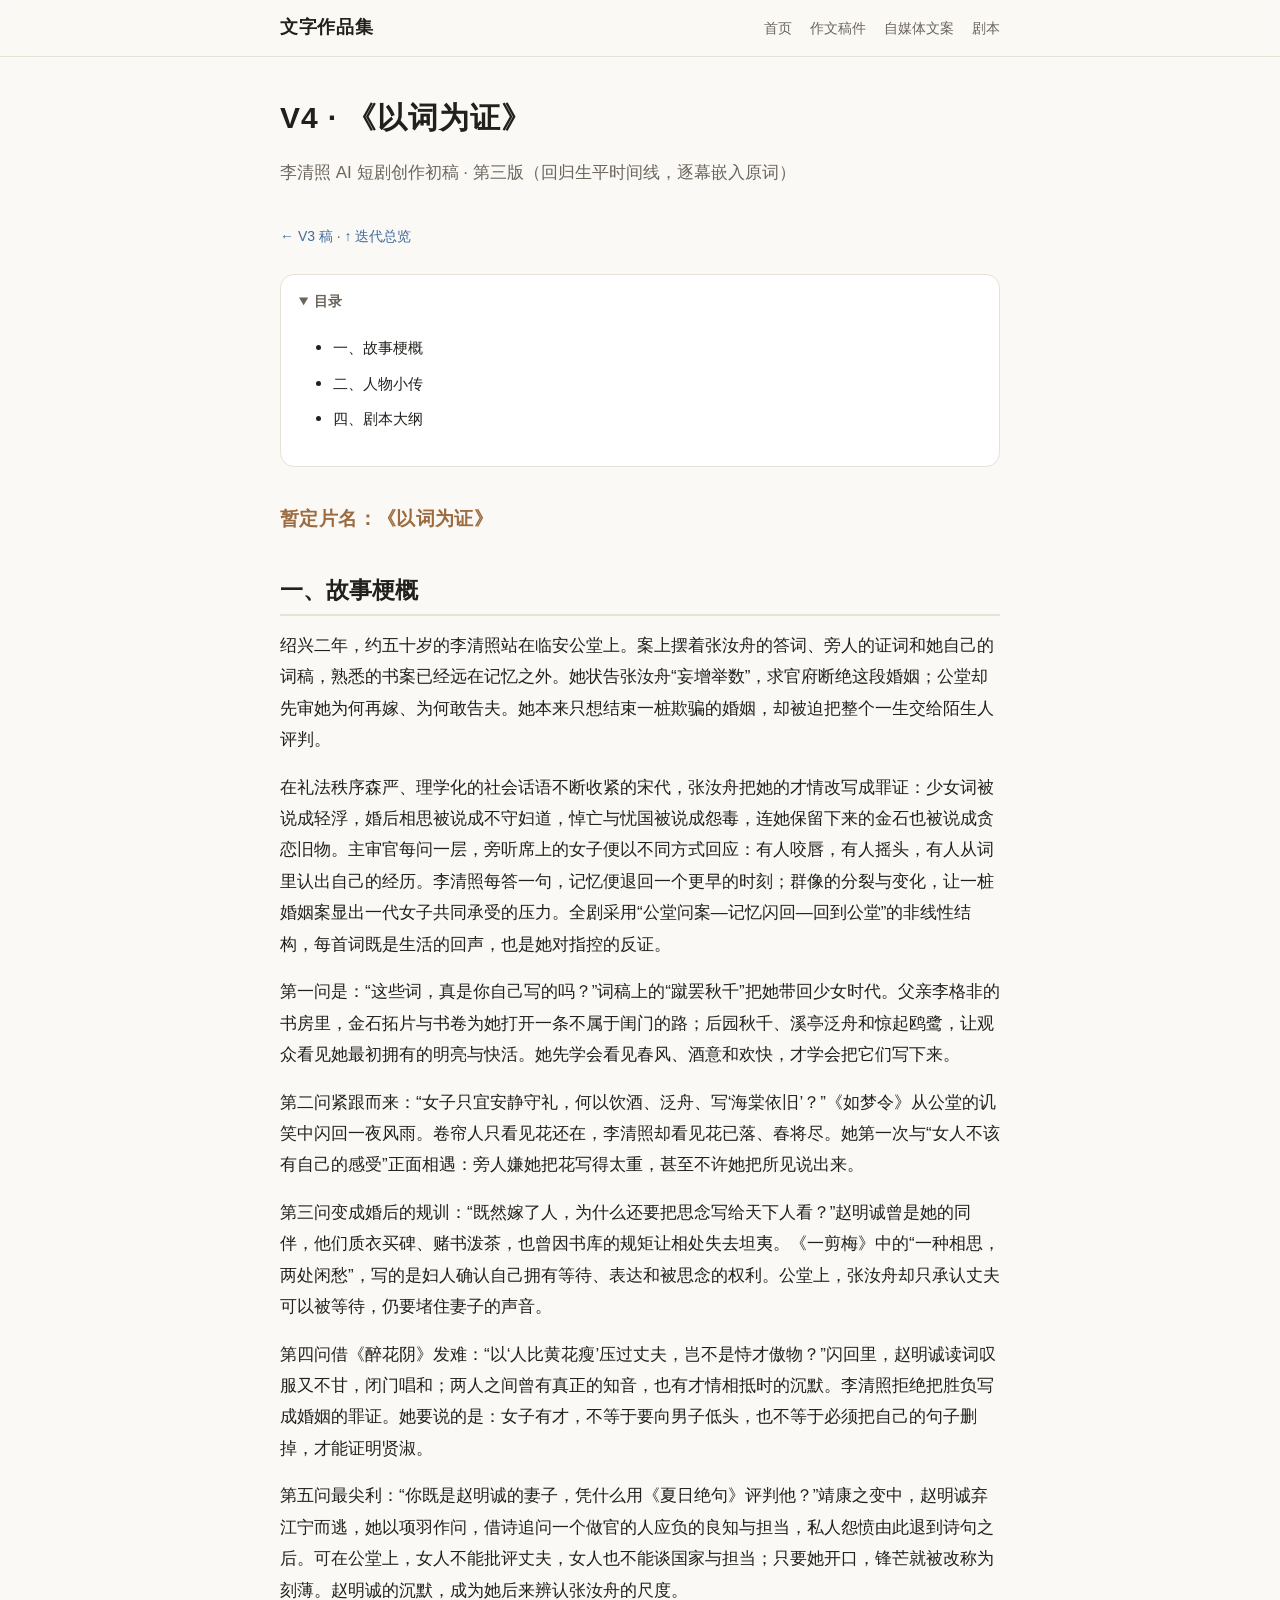
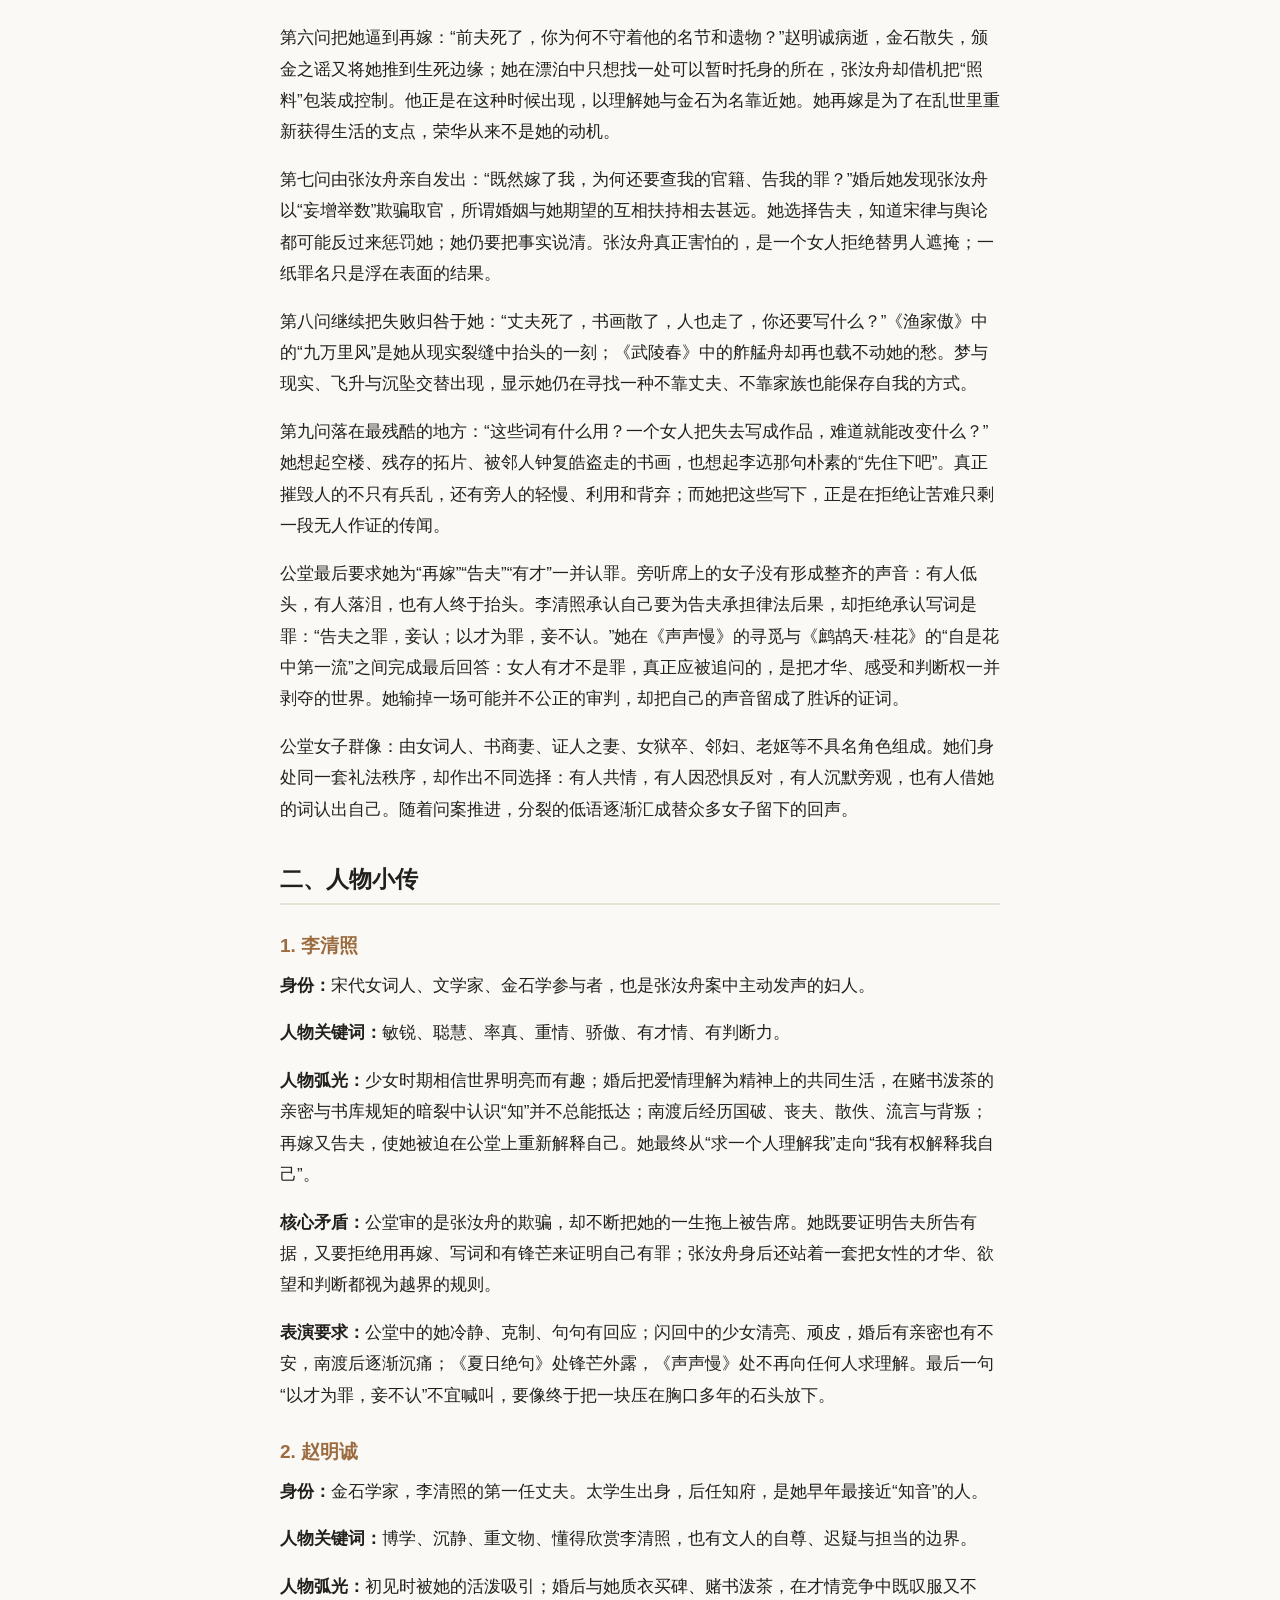
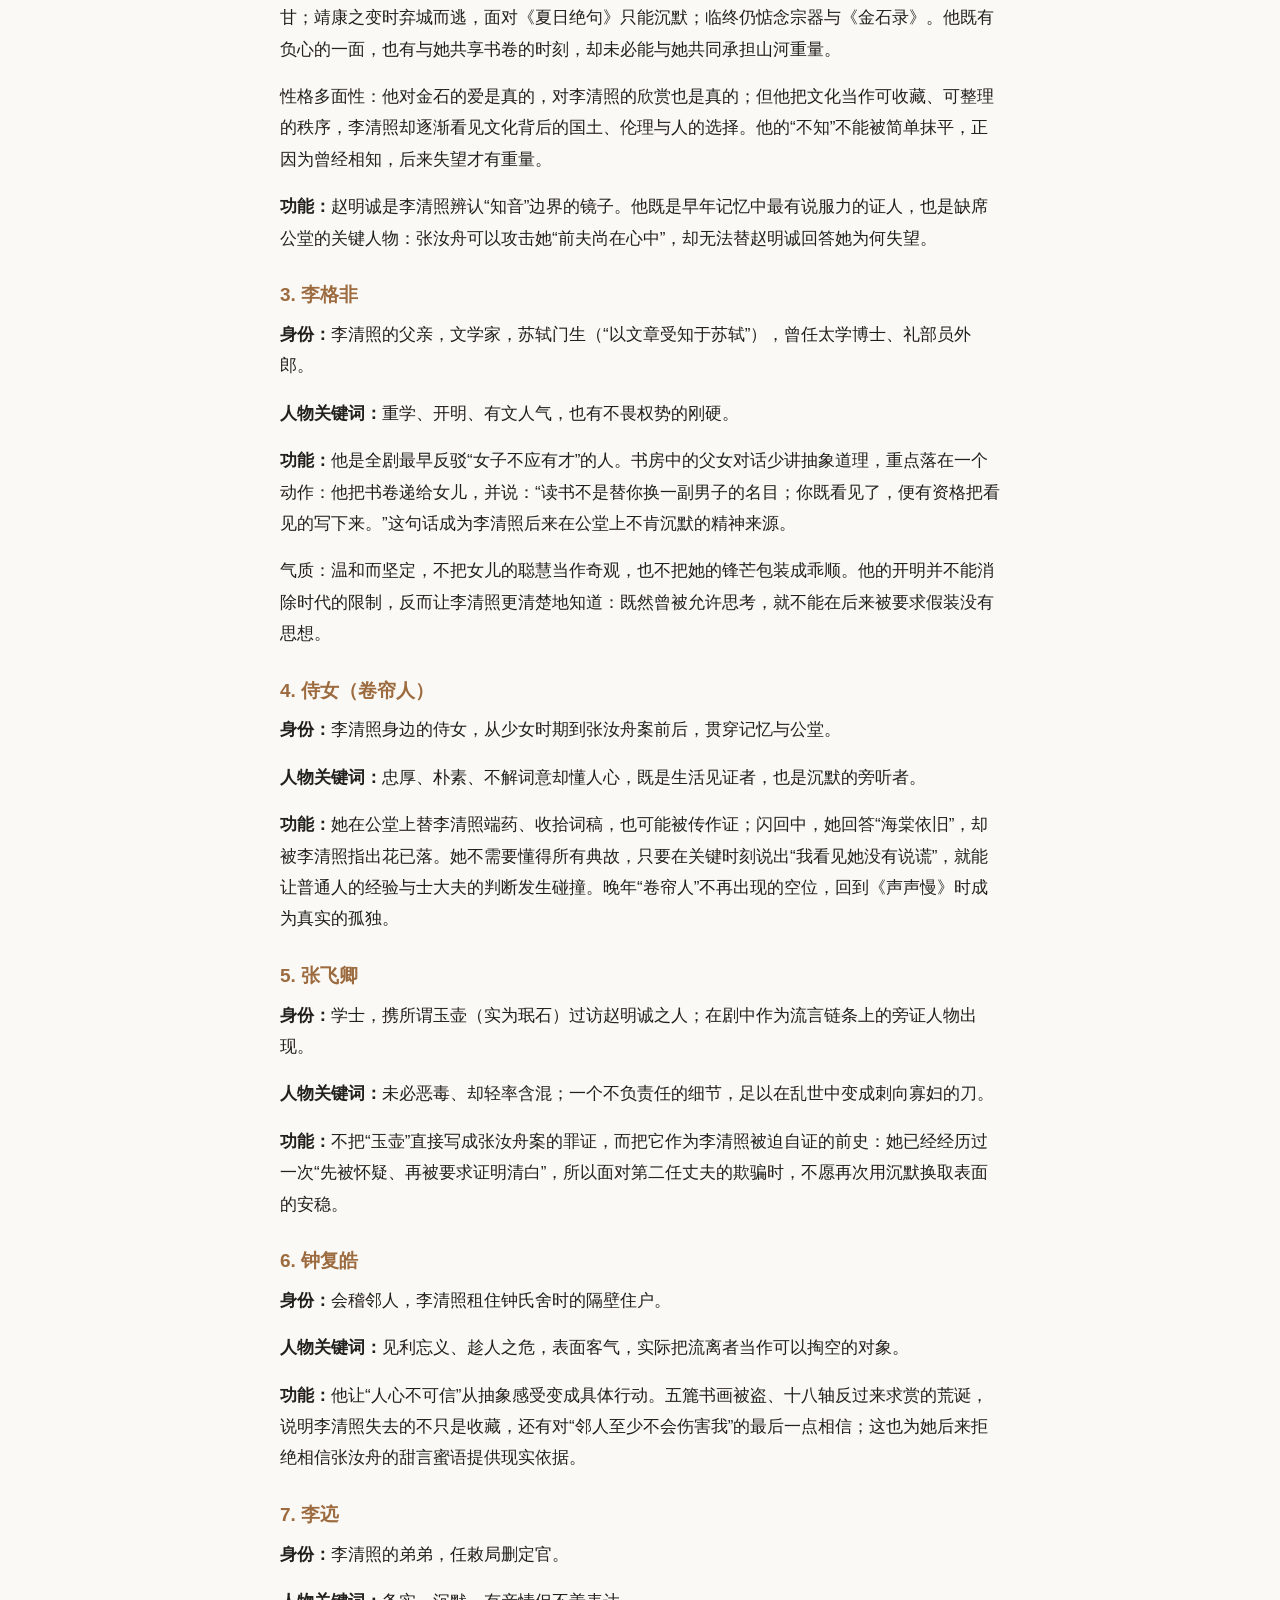
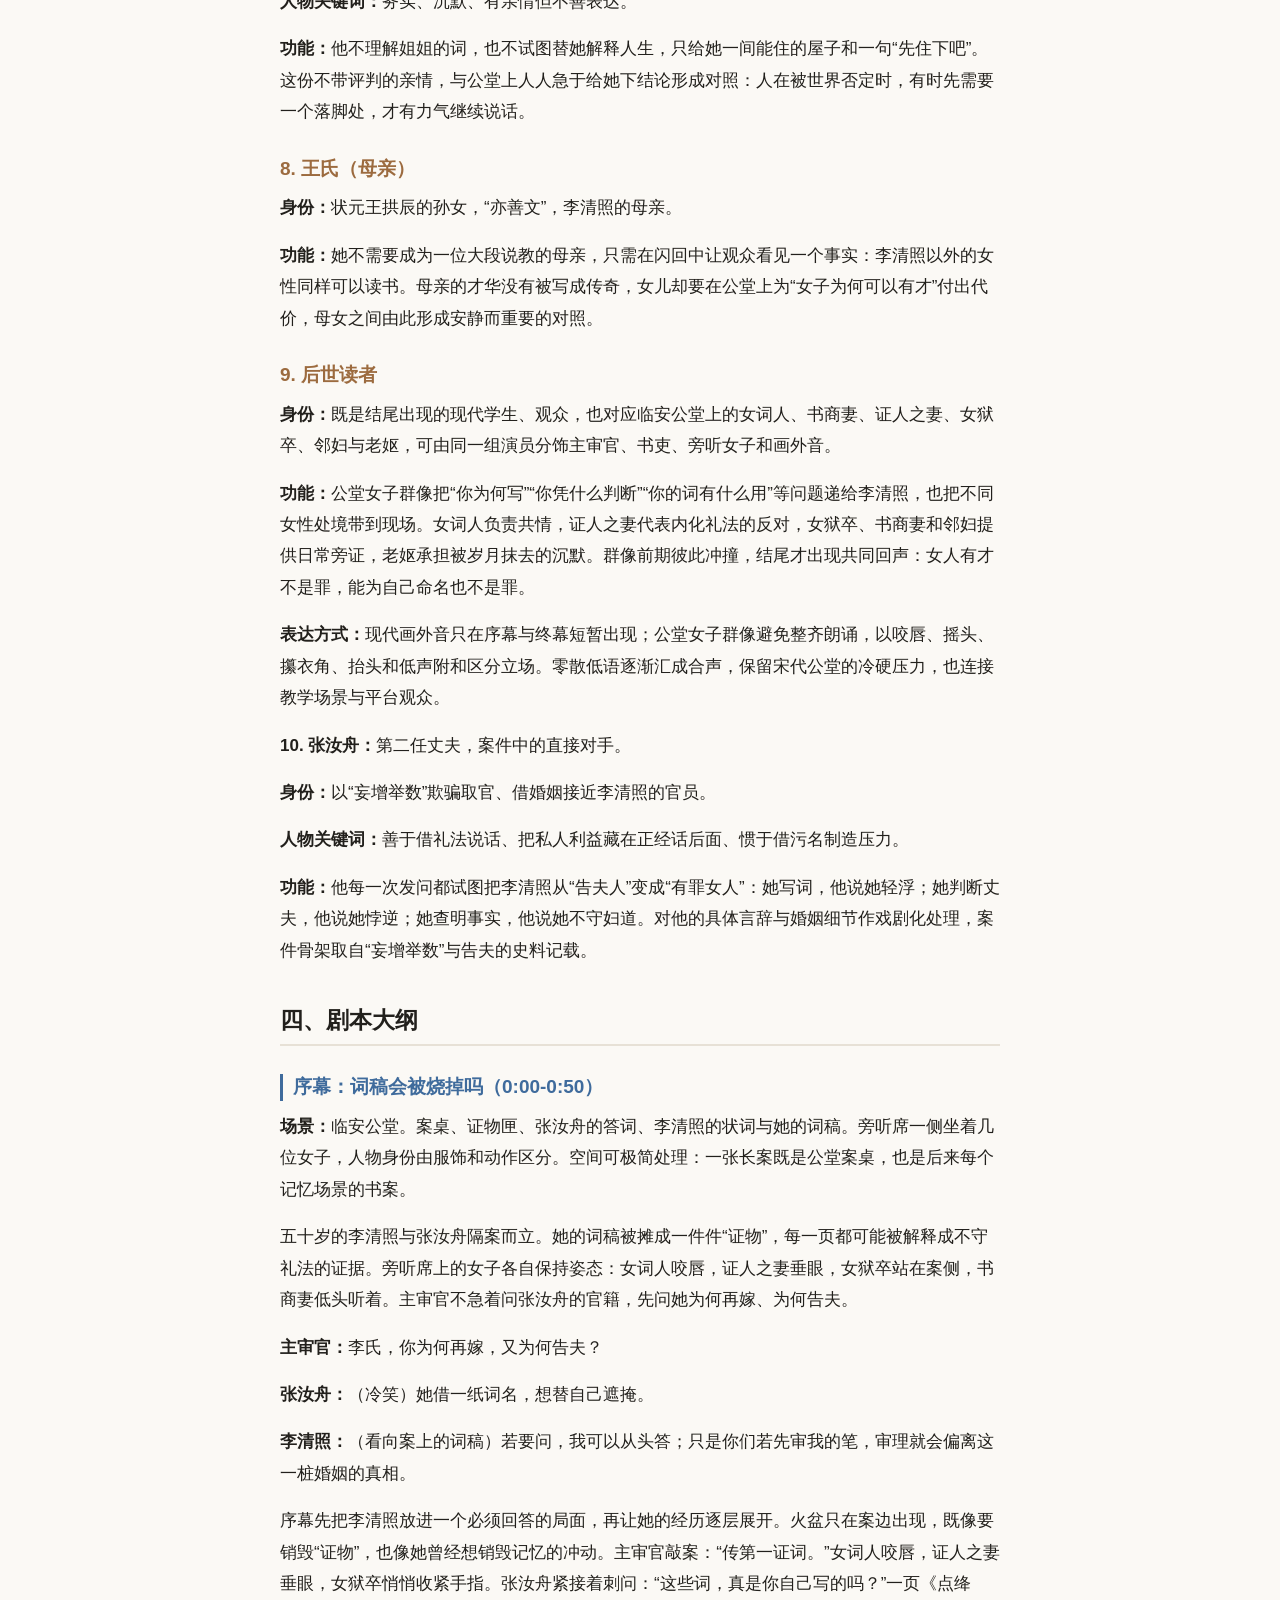
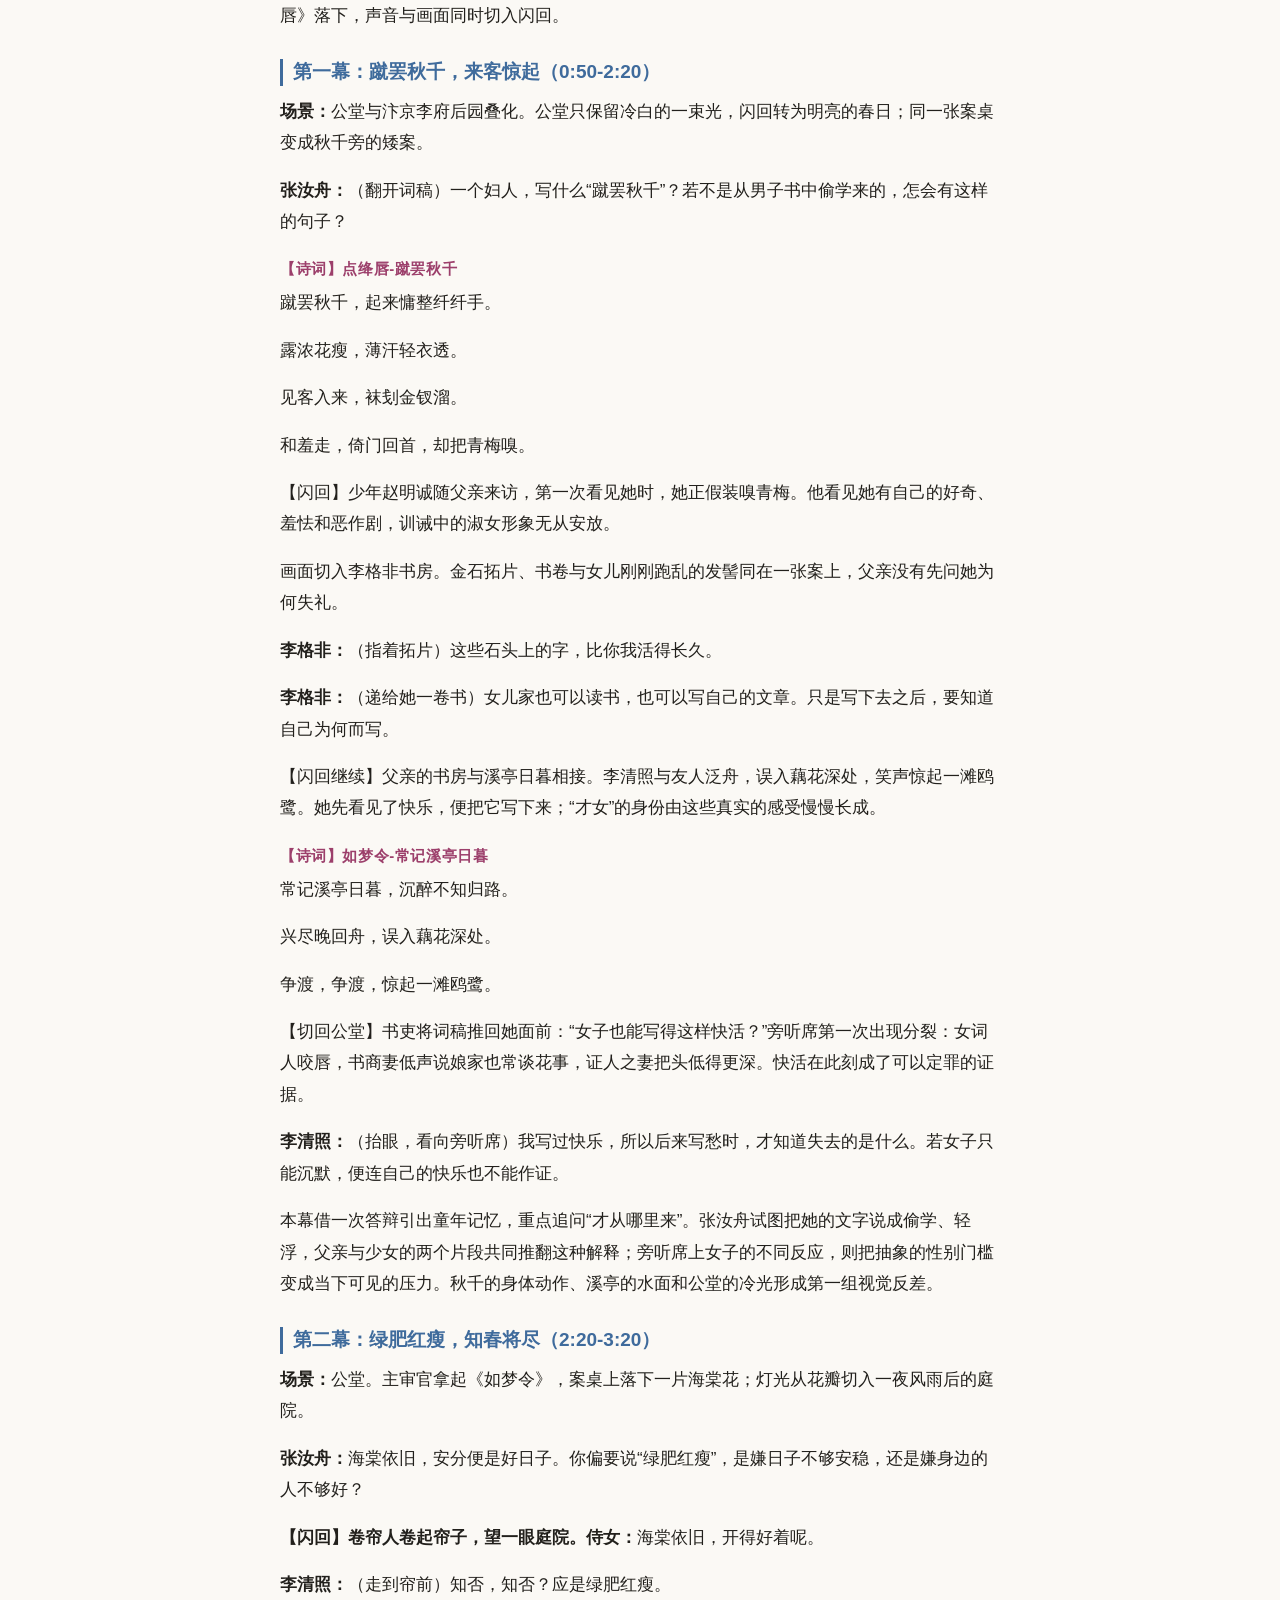
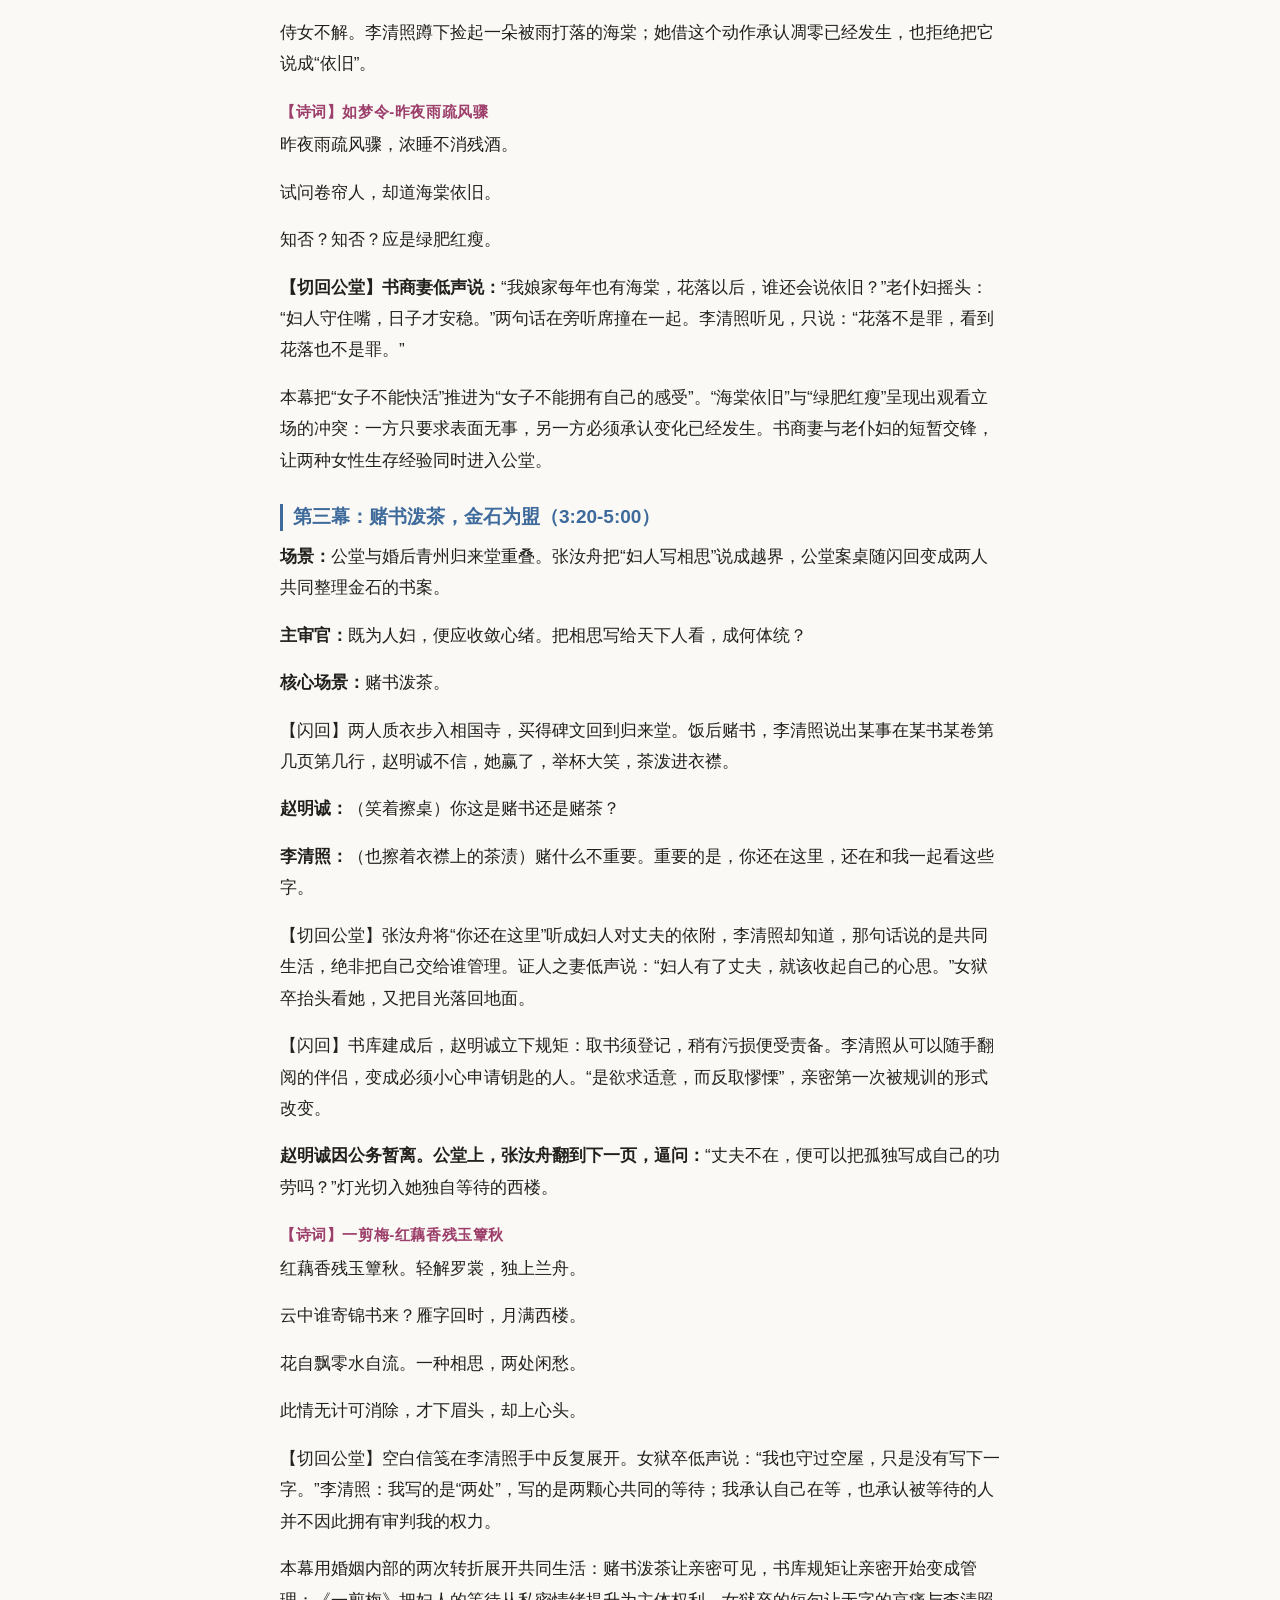
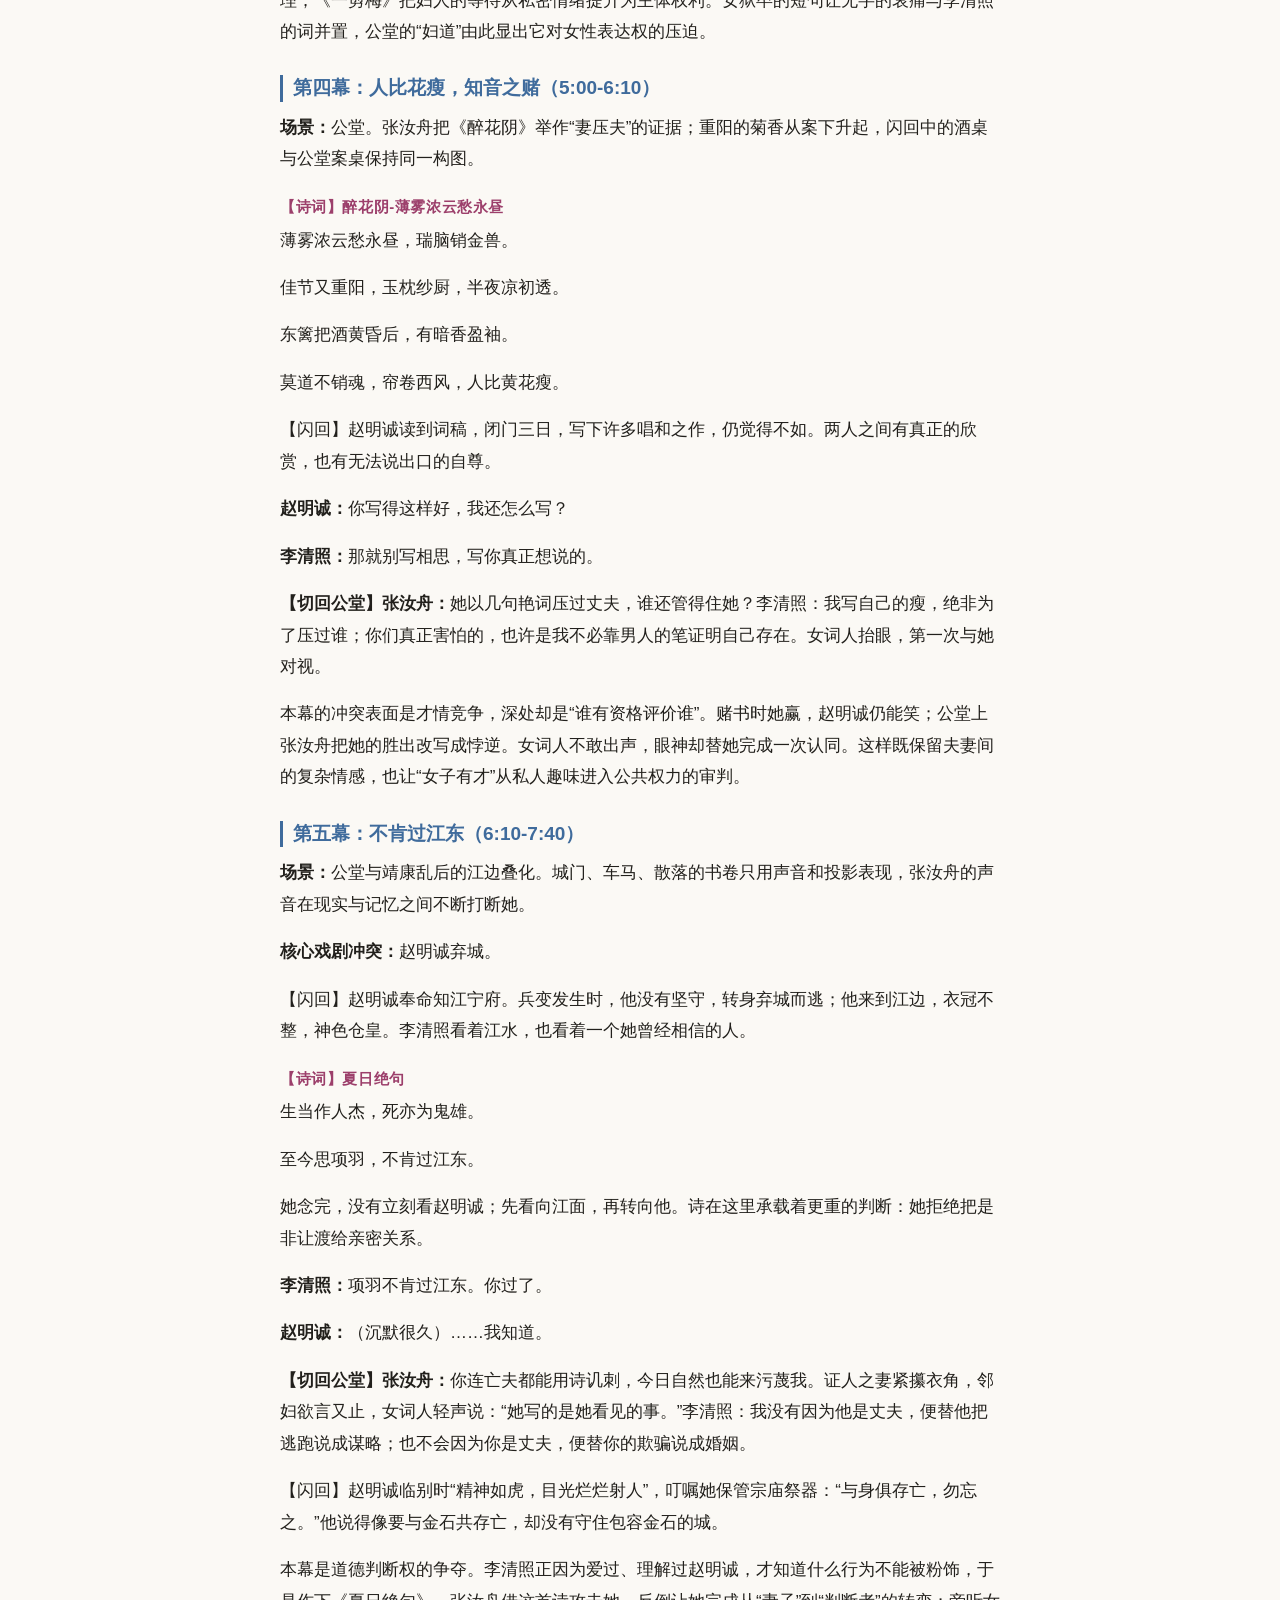
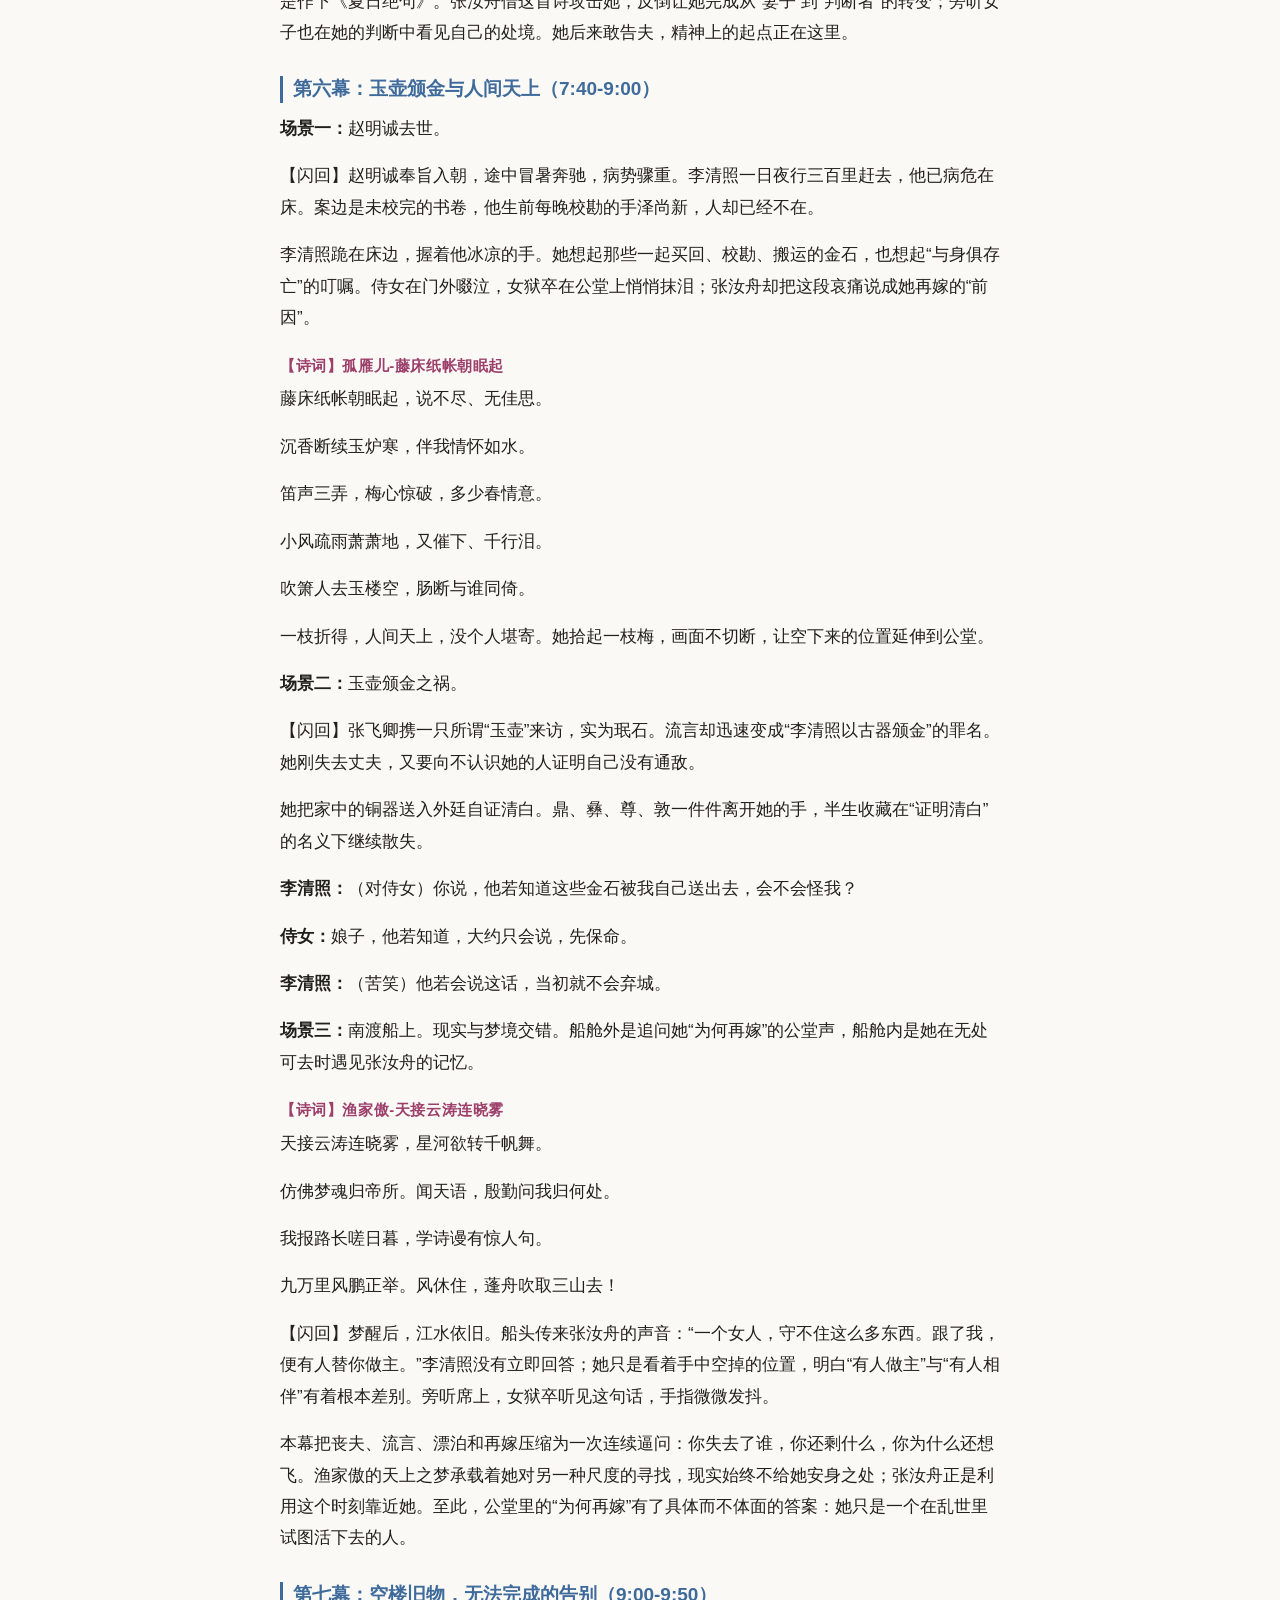
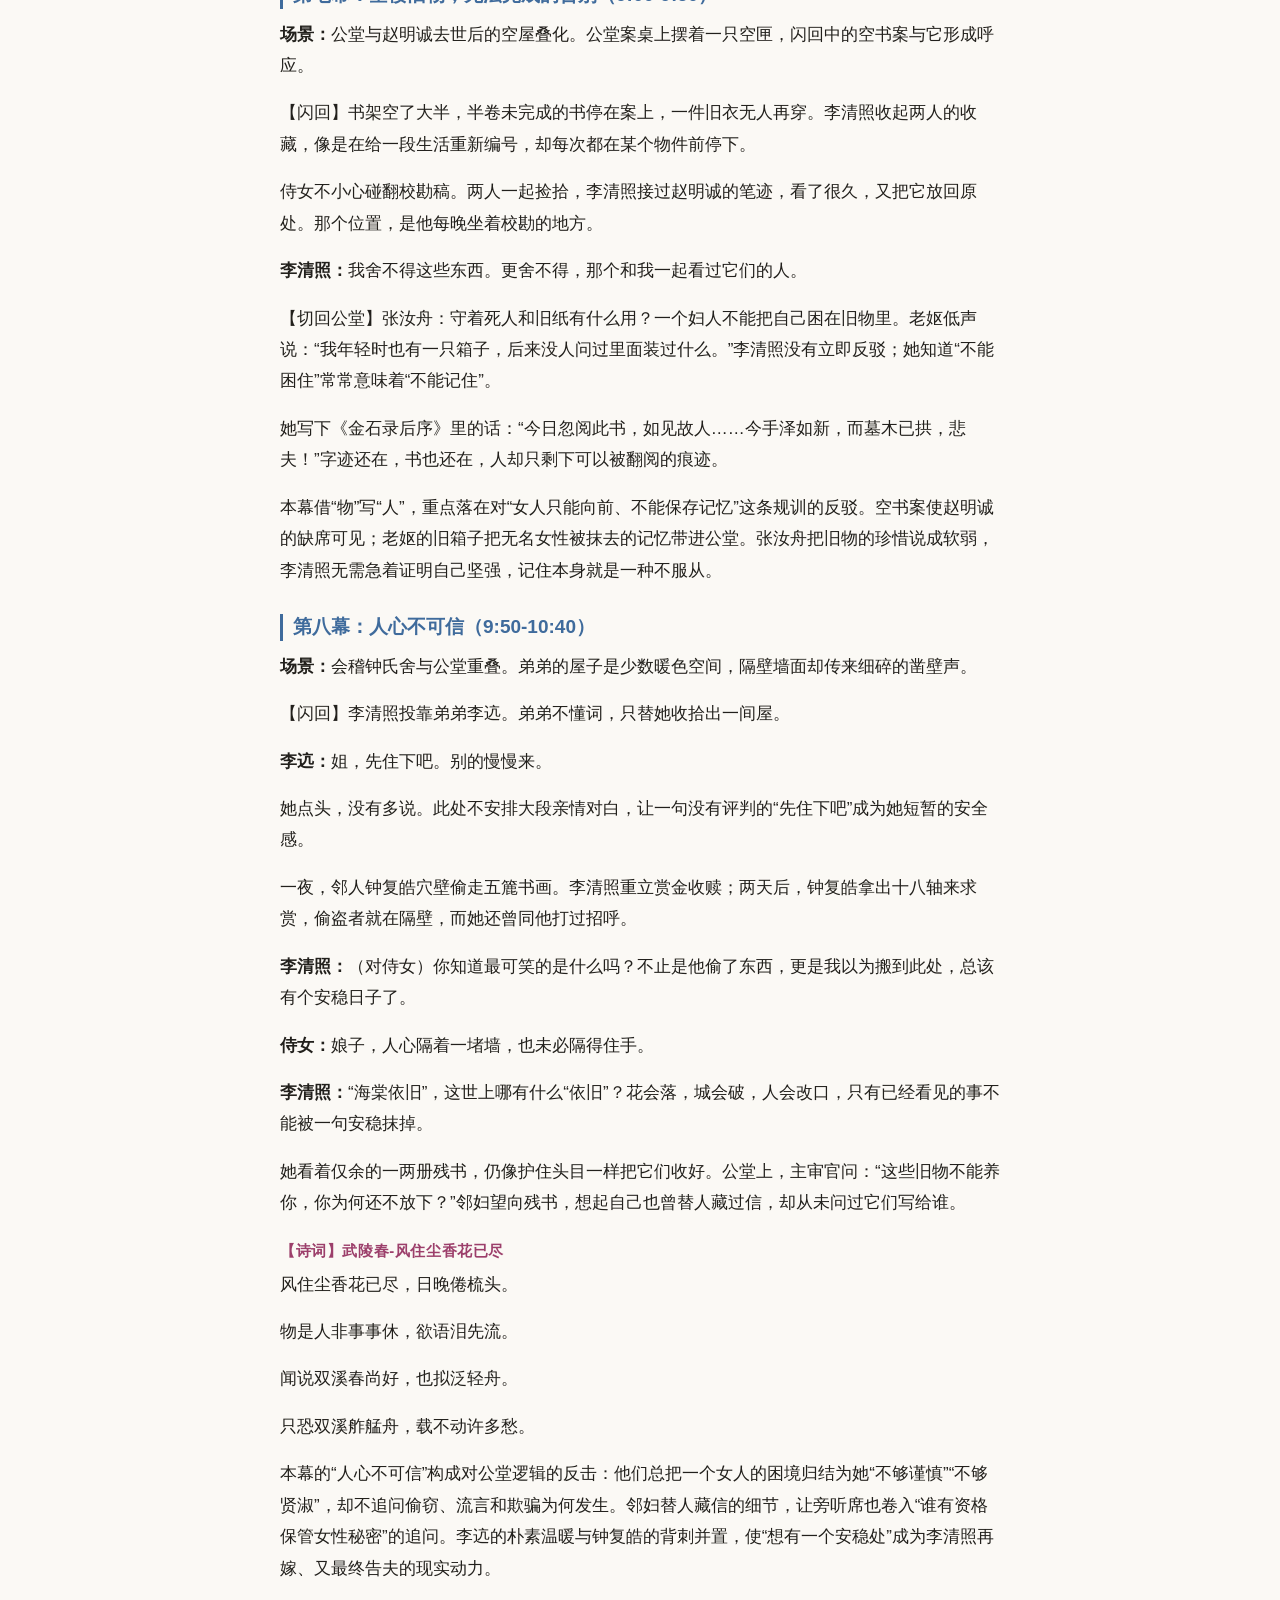
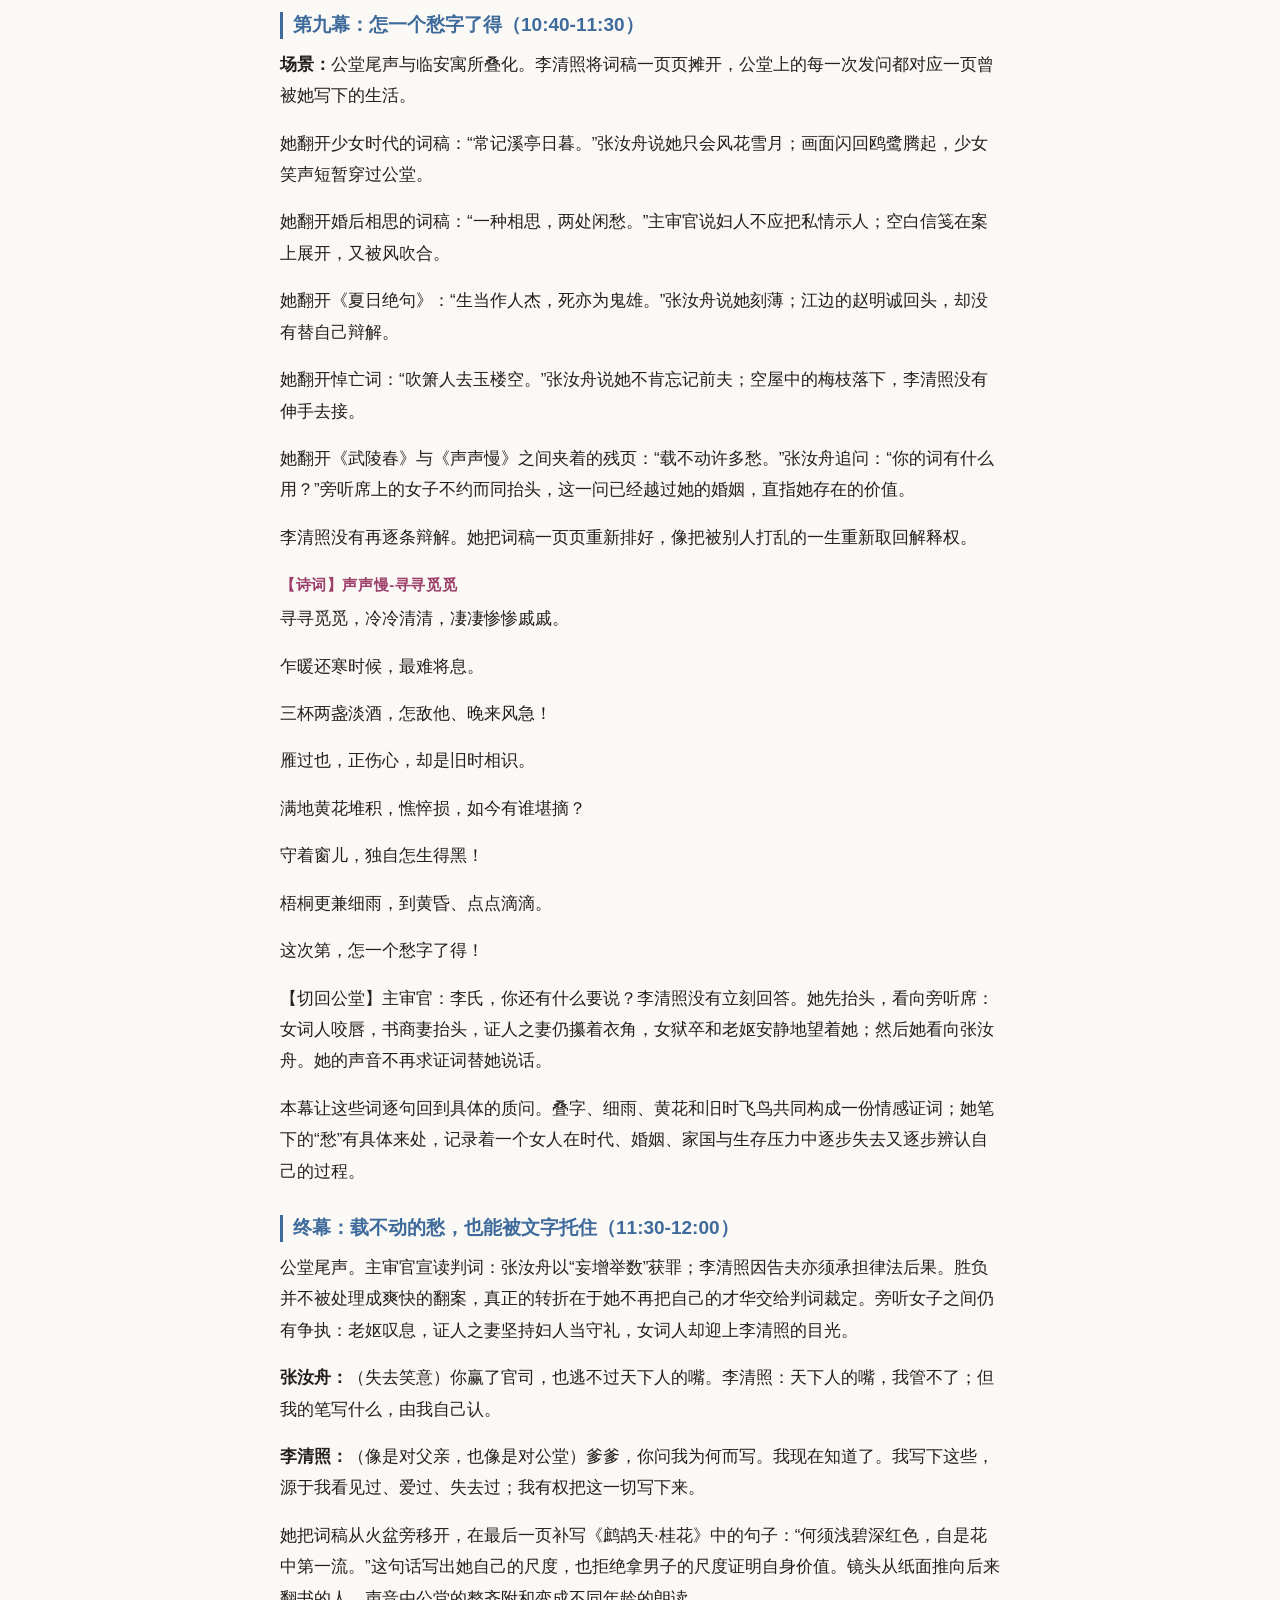
<file: screenplay-v4.html>
<!DOCTYPE html>
<html lang="zh-CN">
<head>
<meta charset="utf-8">
<meta name="viewport" content="width=device-width, initial-scale=1">
<title>V4 · 《以词为证》 · 李清照AI短剧</title>
<link rel="stylesheet" href="style.css">
</head>
<body>
<header class="site-header"><div class="wrap">
<a class="brand" href="index.html">文字作品集</a>
<nav><a href="index.html">首页</a><a href="essays.html">作文稿件</a><a href="copywriting.html">自媒体文案</a><a href="screenplay.html">剧本</a></nav>
</div></header>
<main class="wrap">
<h1 class="page-title">V4 · 《以词为证》</h1>
<p class="cover-sub">李清照 AI 短剧创作初稿 · 第三版（回归生平时间线，逐幕嵌入原词）</p>
<nav class="pagenav"><a href="screenplay-v3.html">← V3 稿</a> · <a href="screenplay.html">↑ 迭代总览</a></nav>
<details class="toc-box" open><summary>目录</summary><nav class="toc"><ul><li class=""><a href="#h-1">一、故事梗概</a></li><li class=""><a href="#h-2">二、人物小传</a></li><li class=""><a href="#h-12">四、剧本大纲</a></li></ul></nav></details>
<p class="doc-title">暂定片名：《以词为证》</p><h2 id="h-1">一、故事梗概</h2><p>绍兴二年，约五十岁的李清照站在临安公堂上。案上摆着张汝舟的答词、旁人的证词和她自己的词稿，熟悉的书案已经远在记忆之外。她状告张汝舟“妄增举数”，求官府断绝这段婚姻；公堂却先审她为何再嫁、为何敢告夫。她本来只想结束一桩欺骗的婚姻，却被迫把整个一生交给陌生人评判。</p><p>在礼法秩序森严、理学化的社会话语不断收紧的宋代，张汝舟把她的才情改写成罪证：少女词被说成轻浮，婚后相思被说成不守妇道，悼亡与忧国被说成怨毒，连她保留下来的金石也被说成贪恋旧物。主审官每问一层，旁听席上的女子便以不同方式回应：有人咬唇，有人摇头，有人从词里认出自己的经历。李清照每答一句，记忆便退回一个更早的时刻；群像的分裂与变化，让一桩婚姻案显出一代女子共同承受的压力。全剧采用“公堂问案—记忆闪回—回到公堂”的非线性结构，每首词既是生活的回声，也是她对指控的反证。</p><p>第一问是：“这些词，真是你自己写的吗？”词稿上的“蹴罢秋千”把她带回少女时代。父亲李格非的书房里，金石拓片与书卷为她打开一条不属于闺门的路；后园秋千、溪亭泛舟和惊起鸥鹭，让观众看见她最初拥有的明亮与快活。她先学会看见春风、酒意和欢快，才学会把它们写下来。</p><p>第二问紧跟而来：“女子只宜安静守礼，何以饮酒、泛舟、写‘海棠依旧’？”《如梦令》从公堂的讥笑中闪回一夜风雨。卷帘人只看见花还在，李清照却看见花已落、春将尽。她第一次与“女人不该有自己的感受”正面相遇：旁人嫌她把花写得太重，甚至不许她把所见说出来。</p><p>第三问变成婚后的规训：“既然嫁了人，为什么还要把思念写给天下人看？”赵明诚曾是她的同伴，他们质衣买碑、赌书泼茶，也曾因书库的规矩让相处失去坦夷。《一剪梅》中的“一种相思，两处闲愁”，写的是妇人确认自己拥有等待、表达和被思念的权利。公堂上，张汝舟却只承认丈夫可以被等待，仍要堵住妻子的声音。</p><p>第四问借《醉花阴》发难：“以‘人比黄花瘦’压过丈夫，岂不是恃才傲物？”闪回里，赵明诚读词叹服又不甘，闭门唱和；两人之间曾有真正的知音，也有才情相抵时的沉默。李清照拒绝把胜负写成婚姻的罪证。她要说的是：女子有才，不等于要向男子低头，也不等于必须把自己的句子删掉，才能证明贤淑。</p><p>第五问最尖利：“你既是赵明诚的妻子，凭什么用《夏日绝句》评判他？”靖康之变中，赵明诚弃江宁而逃，她以项羽作问，借诗追问一个做官的人应负的良知与担当，私人怨愤由此退到诗句之后。可在公堂上，女人不能批评丈夫，女人也不能谈国家与担当；只要她开口，锋芒就被改称为刻薄。赵明诚的沉默，成为她后来辨认张汝舟的尺度。</p><p>第六问把她逼到再嫁：“前夫死了，你为何不守着他的名节和遗物？”赵明诚病逝，金石散失，颁金之谣又将她推到生死边缘；她在漂泊中只想找一处可以暂时托身的所在，张汝舟却借机把“照料”包装成控制。他正是在这种时候出现，以理解她与金石为名靠近她。她再嫁是为了在乱世里重新获得生活的支点，荣华从来不是她的动机。</p><p>第七问由张汝舟亲自发出：“既然嫁了我，为何还要查我的官籍、告我的罪？”婚后她发现张汝舟以“妄增举数”欺骗取官，所谓婚姻与她期望的互相扶持相去甚远。她选择告夫，知道宋律与舆论都可能反过来惩罚她；她仍要把事实说清。张汝舟真正害怕的，是一个女人拒绝替男人遮掩；一纸罪名只是浮在表面的结果。</p><p>第八问继续把失败归咎于她：“丈夫死了，书画散了，人也走了，你还要写什么？”《渔家傲》中的“九万里风”是她从现实裂缝中抬头的一刻；《武陵春》中的舴艋舟却再也载不动她的愁。梦与现实、飞升与沉坠交替出现，显示她仍在寻找一种不靠丈夫、不靠家族也能保存自我的方式。</p><p>第九问落在最残酷的地方：“这些词有什么用？一个女人把失去写成作品，难道就能改变什么？”她想起空楼、残存的拓片、被邻人钟复皓盗走的书画，也想起李迒那句朴素的“先住下吧”。真正摧毁人的不只有兵乱，还有旁人的轻慢、利用和背弃；而她把这些写下，正是在拒绝让苦难只剩一段无人作证的传闻。</p><p>公堂最后要求她为“再嫁”“告夫”“有才”一并认罪。旁听席上的女子没有形成整齐的声音：有人低头，有人落泪，也有人终于抬头。李清照承认自己要为告夫承担律法后果，却拒绝承认写词是罪：“告夫之罪，妾认；以才为罪，妾不认。”她在《声声慢》的寻觅与《鹧鸪天·桂花》的“自是花中第一流”之间完成最后回答：女人有才不是罪，真正应被追问的，是把才华、感受和判断权一并剥夺的世界。她输掉一场可能并不公正的审判，却把自己的声音留成了胜诉的证词。</p><p>公堂女子群像：由女词人、书商妻、证人之妻、女狱卒、邻妇、老妪等不具名角色组成。她们身处同一套礼法秩序，却作出不同选择：有人共情，有人因恐惧反对，有人沉默旁观，也有人借她的词认出自己。随着问案推进，分裂的低语逐渐汇成替众多女子留下的回声。</p><h2 id="h-2">二、人物小传</h2><h3 id="h-3">1. 李清照</h3><p><strong>身份：</strong>宋代女词人、文学家、金石学参与者，也是张汝舟案中主动发声的妇人。</p><p><strong>人物关键词：</strong>敏锐、聪慧、率真、重情、骄傲、有才情、有判断力。</p><p><strong>人物弧光：</strong>少女时期相信世界明亮而有趣；婚后把爱情理解为精神上的共同生活，在赌书泼茶的亲密与书库规矩的暗裂中认识“知”并不总能抵达；南渡后经历国破、丧夫、散佚、流言与背叛；再嫁又告夫，使她被迫在公堂上重新解释自己。她最终从“求一个人理解我”走向“我有权解释我自己”。</p><p><strong>核心矛盾：</strong>公堂审的是张汝舟的欺骗，却不断把她的一生拖上被告席。她既要证明告夫所告有据，又要拒绝用再嫁、写词和有锋芒来证明自己有罪；张汝舟身后还站着一套把女性的才华、欲望和判断都视为越界的规则。</p><p><strong>表演要求：</strong>公堂中的她冷静、克制、句句有回应；闪回中的少女清亮、顽皮，婚后有亲密也有不安，南渡后逐渐沉痛；《夏日绝句》处锋芒外露，《声声慢》处不再向任何人求理解。最后一句“以才为罪，妾不认”不宜喊叫，要像终于把一块压在胸口多年的石头放下。</p><h3 id="h-4">2. 赵明诚</h3><p><strong>身份：</strong>金石学家，李清照的第一任丈夫。太学生出身，后任知府，是她早年最接近“知音”的人。</p><p><strong>人物关键词：</strong>博学、沉静、重文物、懂得欣赏李清照，也有文人的自尊、迟疑与担当的边界。</p><p><strong>人物弧光：</strong>初见时被她的活泼吸引；婚后与她质衣买碑、赌书泼茶，在才情竞争中既叹服又不甘；靖康之变时弃城而逃，面对《夏日绝句》只能沉默；临终仍惦念宗器与《金石录》。他既有负心的一面，也有与她共享书卷的时刻，却未必能与她共同承担山河重量。</p><p>性格多面性：他对金石的爱是真的，对李清照的欣赏也是真的；但他把文化当作可收藏、可整理的秩序，李清照却逐渐看见文化背后的国土、伦理与人的选择。他的“不知”不能被简单抹平，正因为曾经相知，后来失望才有重量。</p><p><strong>功能：</strong>赵明诚是李清照辨认“知音”边界的镜子。他既是早年记忆中最有说服力的证人，也是缺席公堂的关键人物：张汝舟可以攻击她“前夫尚在心中”，却无法替赵明诚回答她为何失望。</p><h3 id="h-5">3. 李格非</h3><p><strong>身份：</strong>李清照的父亲，文学家，苏轼门生（“以文章受知于苏轼”），曾任太学博士、礼部员外郎。</p><p><strong>人物关键词：</strong>重学、开明、有文人气，也有不畏权势的刚硬。</p><p><strong>功能：</strong>他是全剧最早反驳“女子不应有才”的人。书房中的父女对话少讲抽象道理，重点落在一个动作：他把书卷递给女儿，并说：“读书不是替你换一副男子的名目；你既看见了，便有资格把看见的写下来。”这句话成为李清照后来在公堂上不肯沉默的精神来源。</p><p>气质：温和而坚定，不把女儿的聪慧当作奇观，也不把她的锋芒包装成乖顺。他的开明并不能消除时代的限制，反而让李清照更清楚地知道：既然曾被允许思考，就不能在后来被要求假装没有思想。</p><h3 id="h-6">4. 侍女（卷帘人）</h3><p><strong>身份：</strong>李清照身边的侍女，从少女时期到张汝舟案前后，贯穿记忆与公堂。</p><p><strong>人物关键词：</strong>忠厚、朴素、不解词意却懂人心，既是生活见证者，也是沉默的旁听者。</p><p><strong>功能：</strong>她在公堂上替李清照端药、收拾词稿，也可能被传作证；闪回中，她回答“海棠依旧”，却被李清照指出花已落。她不需要懂得所有典故，只要在关键时刻说出“我看见她没有说谎”，就能让普通人的经验与士大夫的判断发生碰撞。晚年“卷帘人”不再出现的空位，回到《声声慢》时成为真实的孤独。</p><h3 id="h-7">5. 张飞卿</h3><p><strong>身份：</strong>学士，携所谓玉壶（实为珉石）过访赵明诚之人；在剧中作为流言链条上的旁证人物出现。</p><p><strong>人物关键词：</strong>未必恶毒、却轻率含混；一个不负责任的细节，足以在乱世中变成刺向寡妇的刀。</p><p><strong>功能：</strong>不把“玉壶”直接写成张汝舟案的罪证，而把它作为李清照被迫自证的前史：她已经经历过一次“先被怀疑、再被要求证明清白”，所以面对第二任丈夫的欺骗时，不愿再次用沉默换取表面的安稳。</p><h3 id="h-8">6. 钟复皓</h3><p><strong>身份：</strong>会稽邻人，李清照租住钟氏舍时的隔壁住户。</p><p><strong>人物关键词：</strong>见利忘义、趁人之危，表面客气，实际把流离者当作可以掏空的对象。</p><p><strong>功能：</strong>他让“人心不可信”从抽象感受变成具体行动。五簏书画被盗、十八轴反过来求赏的荒诞，说明李清照失去的不只是收藏，还有对“邻人至少不会伤害我”的最后一点相信；这也为她后来拒绝相信张汝舟的甜言蜜语提供现实依据。</p><h3 id="h-9">7. 李迒</h3><p><strong>身份：</strong>李清照的弟弟，任敕局删定官。</p><p><strong>人物关键词：</strong>务实、沉默、有亲情但不善表达。</p><p><strong>功能：</strong>他不理解姐姐的词，也不试图替她解释人生，只给她一间能住的屋子和一句“先住下吧”。这份不带评判的亲情，与公堂上人人急于给她下结论形成对照：人在被世界否定时，有时先需要一个落脚处，才有力气继续说话。</p><h3 id="h-10">8. 王氏（母亲）</h3><p><strong>身份：</strong>状元王拱辰的孙女，“亦善文”，李清照的母亲。</p><p><strong>功能：</strong>她不需要成为一位大段说教的母亲，只需在闪回中让观众看见一个事实：李清照以外的女性同样可以读书。母亲的才华没有被写成传奇，女儿却要在公堂上为“女子为何可以有才”付出代价，母女之间由此形成安静而重要的对照。</p><h3 id="h-11">9. 后世读者</h3><p><strong>身份：</strong>既是结尾出现的现代学生、观众，也对应临安公堂上的女词人、书商妻、证人之妻、女狱卒、邻妇与老妪，可由同一组演员分饰主审官、书吏、旁听女子和画外音。</p><p><strong>功能：</strong>公堂女子群像把“你为何写”“你凭什么判断”“你的词有什么用”等问题递给李清照，也把不同女性处境带到现场。女词人负责共情，证人之妻代表内化礼法的反对，女狱卒、书商妻和邻妇提供日常旁证，老妪承担被岁月抹去的沉默。群像前期彼此冲撞，结尾才出现共同回声：女人有才不是罪，能为自己命名也不是罪。</p><p><strong>表达方式：</strong>现代画外音只在序幕与终幕短暂出现；公堂女子群像避免整齐朗诵，以咬唇、摇头、攥衣角、抬头和低声附和区分立场。零散低语逐渐汇成合声，保留宋代公堂的冷硬压力，也连接教学场景与平台观众。</p><p><strong>10</strong><strong>. </strong><strong>张汝舟：</strong>第二任丈夫，案件中的直接对手。</p><p><strong>身份：</strong>以“妄增举数”欺骗取官、借婚姻接近李清照的官员。</p><p><strong>人物关键词：</strong>善于借礼法说话、把私人利益藏在正经话后面、惯于借污名制造压力。</p><p><strong>功能：</strong>他每一次发问都试图把李清照从“告夫人”变成“有罪女人”：她写词，他说她轻浮；她判断丈夫，他说她悖逆；她查明事实，他说她不守妇道。对他的具体言辞与婚姻细节作戏剧化处理，案件骨架取自“妄增举数”与告夫的史料记载。</p><h2 id="h-12">四、剧本大纲</h2><h3 id="h-13" class="scene">序幕：词稿会被烧掉吗（0:00-0:50）</h3><p><strong>场景：</strong>临安公堂。案桌、证物匣、张汝舟的答词、李清照的状词与她的词稿。旁听席一侧坐着几位女子，人物身份由服饰和动作区分。空间可极简处理：一张长案既是公堂案桌，也是后来每个记忆场景的书案。</p><p>五十岁的李清照与张汝舟隔案而立。她的词稿被摊成一件件“证物”，每一页都可能被解释成不守礼法的证据。旁听席上的女子各自保持姿态：女词人咬唇，证人之妻垂眼，女狱卒站在案侧，书商妻低头听着。主审官不急着问张汝舟的官籍，先问她为何再嫁、为何告夫。</p><p><strong>主审官：</strong>李氏，你为何再嫁，又为何告夫？</p><p><strong>张汝舟：</strong>（冷笑）她借一纸词名，想替自己遮掩。</p><p><strong>李清照：</strong>（看向案上的词稿）若要问，我可以从头答；只是你们若先审我的笔，审理就会偏离这一桩婚姻的真相。</p><p>序幕先把李清照放进一个必须回答的局面，再让她的经历逐层展开。火盆只在案边出现，既像要销毁“证物”，也像她曾经想销毁记忆的冲动。主审官敲案：“传第一证词。”女词人咬唇，证人之妻垂眼，女狱卒悄悄收紧手指。张汝舟紧接着刺问：“这些词，真是你自己写的吗？”一页《点绛唇》落下，声音与画面同时切入闪回。</p><h3 id="h-14" class="scene">第一幕：蹴罢秋千，来客惊起（0:50-2:20）</h3><p><strong>场景：</strong>公堂与汴京李府后园叠化。公堂只保留冷白的一束光，闪回转为明亮的春日；同一张案桌变成秋千旁的矮案。</p><p><strong>张汝舟：</strong>（翻开词稿）一个妇人，写什么“蹴罢秋千”？若不是从男子书中偷学来的，怎会有这样的句子？</p><h4 class="poem">【诗词】点绛唇-蹴罢秋千</h4><p>蹴罢秋千，起来慵整纤纤手。</p><p>露浓花瘦，薄汗轻衣透。</p><p>见客入来，袜刬金钗溜。</p><p>和羞走，倚门回首，却把青梅嗅。</p><p>【闪回】少年赵明诚随父亲来访，第一次看见她时，她正假装嗅青梅。他看见她有自己的好奇、羞怯和恶作剧，训诫中的淑女形象无从安放。</p><p>画面切入李格非书房。金石拓片、书卷与女儿刚刚跑乱的发髻同在一张案上，父亲没有先问她为何失礼。</p><p><strong>李格非：</strong>（指着拓片）这些石头上的字，比你我活得长久。</p><p><strong>李格非：</strong>（递给她一卷书）女儿家也可以读书，也可以写自己的文章。只是写下去之后，要知道自己为何而写。</p><p>【闪回继续】父亲的书房与溪亭日暮相接。李清照与友人泛舟，误入藕花深处，笑声惊起一滩鸥鹭。她先看见了快乐，便把它写下来；“才女”的身份由这些真实的感受慢慢长成。</p><h4 class="poem">【诗词】如梦令-常记溪亭日暮</h4><p>常记溪亭日暮，沉醉不知归路。</p><p>兴尽晚回舟，误入藕花深处。</p><p>争渡，争渡，惊起一滩鸥鹭。</p><p>【切回公堂】书吏将词稿推回她面前：“女子也能写得这样快活？”旁听席第一次出现分裂：女词人咬唇，书商妻低声说娘家也常谈花事，证人之妻把头低得更深。快活在此刻成了可以定罪的证据。</p><p><strong>李清照：</strong>（抬眼，看向旁听席）我写过快乐，所以后来写愁时，才知道失去的是什么。若女子只能沉默，便连自己的快乐也不能作证。</p><p>本幕借一次答辩引出童年记忆，重点追问“才从哪里来”。张汝舟试图把她的文字说成偷学、轻浮，父亲与少女的两个片段共同推翻这种解释；旁听席上女子的不同反应，则把抽象的性别门槛变成当下可见的压力。秋千的身体动作、溪亭的水面和公堂的冷光形成第一组视觉反差。</p><h3 id="h-15" class="scene">第二幕：绿肥红瘦，知春将尽（2:20-3:20）</h3><p><strong>场景：</strong>公堂。主审官拿起《如梦令》，案桌上落下一片海棠花；灯光从花瓣切入一夜风雨后的庭院。</p><p><strong>张汝舟：</strong>海棠依旧，安分便是好日子。你偏要说“绿肥红瘦”，是嫌日子不够安稳，还是嫌身边的人不够好？</p><p><strong>【闪回】卷帘人卷起帘子，望一眼庭院。侍女：</strong>海棠依旧，开得好着呢。</p><p><strong>李清照：</strong>（走到帘前）知否，知否？应是绿肥红瘦。</p><p>侍女不解。李清照蹲下捡起一朵被雨打落的海棠；她借这个动作承认凋零已经发生，也拒绝把它说成“依旧”。</p><h4 class="poem">【诗词】如梦令-昨夜雨疏风骤</h4><p>昨夜雨疏风骤，浓睡不消残酒。</p><p>试问卷帘人，却道海棠依旧。</p><p>知否？知否？应是绿肥红瘦。</p><p><strong>【切回公堂】书商妻低声说：</strong>“我娘家每年也有海棠，花落以后，谁还会说依旧？”老仆妇摇头：“妇人守住嘴，日子才安稳。”两句话在旁听席撞在一起。李清照听见，只说：“花落不是罪，看到花落也不是罪。”</p><p>本幕把“女子不能快活”推进为“女子不能拥有自己的感受”。“海棠依旧”与“绿肥红瘦”呈现出观看立场的冲突：一方只要求表面无事，另一方必须承认变化已经发生。书商妻与老仆妇的短暂交锋，让两种女性生存经验同时进入公堂。</p><h3 id="h-16" class="scene">第三幕：赌书泼茶，金石为盟（3:20-5:00）</h3><p><strong>场景：</strong>公堂与婚后青州归来堂重叠。张汝舟把“妇人写相思”说成越界，公堂案桌随闪回变成两人共同整理金石的书案。</p><p><strong>主审官：</strong>既为人妇，便应收敛心绪。把相思写给天下人看，成何体统？</p><p><strong>核心场景：</strong>赌书泼茶。</p><p>【闪回】两人质衣步入相国寺，买得碑文回到归来堂。饭后赌书，李清照说出某事在某书某卷第几页第几行，赵明诚不信，她赢了，举杯大笑，茶泼进衣襟。</p><p><strong>赵明诚：</strong>（笑着擦桌）你这是赌书还是赌茶？</p><p><strong>李清照：</strong>（也擦着衣襟上的茶渍）赌什么不重要。重要的是，你还在这里，还在和我一起看这些字。</p><p>【切回公堂】张汝舟将“你还在这里”听成妇人对丈夫的依附，李清照却知道，那句话说的是共同生活，绝非把自己交给谁管理。证人之妻低声说：“妇人有了丈夫，就该收起自己的心思。”女狱卒抬头看她，又把目光落回地面。</p><p>【闪回】书库建成后，赵明诚立下规矩：取书须登记，稍有污损便受责备。李清照从可以随手翻阅的伴侣，变成必须小心申请钥匙的人。“是欲求适意，而反取憀慄”，亲密第一次被规训的形式改变。</p><p><strong>赵明诚因公务暂离。公堂上，张汝舟翻到下一页，逼问：</strong>“丈夫不在，便可以把孤独写成自己的功劳吗？”灯光切入她独自等待的西楼。</p><h4 class="poem">【诗词】一剪梅-红藕香残玉簟秋</h4><p>红藕香残玉簟秋。轻解罗裳，独上兰舟。</p><p>云中谁寄锦书来？雁字回时，月满西楼。</p><p>花自飘零水自流。一种相思，两处闲愁。</p><p>此情无计可消除，才下眉头，却上心头。</p><p>【切回公堂】空白信笺在李清照手中反复展开。女狱卒低声说：“我也守过空屋，只是没有写下一字。”李清照：我写的是“两处”，写的是两颗心共同的等待；我承认自己在等，也承认被等待的人并不因此拥有审判我的权力。</p><p>本幕用婚姻内部的两次转折展开共同生活：赌书泼茶让亲密可见，书库规矩让亲密开始变成管理；《一剪梅》把妇人的等待从私密情绪提升为主体权利。女狱卒的短句让无字的哀痛与李清照的词并置，公堂的“妇道”由此显出它对女性表达权的压迫。</p><h3 id="h-17" class="scene">第四幕：人比花瘦，知音之赌（5:00-6:10）</h3><p><strong>场景：</strong>公堂。张汝舟把《醉花阴》举作“妻压夫”的证据；重阳的菊香从案下升起，闪回中的酒桌与公堂案桌保持同一构图。</p><h4 class="poem">【诗词】醉花阴-薄雾浓云愁永昼</h4><p>薄雾浓云愁永昼，瑞脑销金兽。</p><p>佳节又重阳，玉枕纱厨，半夜凉初透。</p><p>东篱把酒黄昏后，有暗香盈袖。</p><p>莫道不销魂，帘卷西风，人比黄花瘦。</p><p>【闪回】赵明诚读到词稿，闭门三日，写下许多唱和之作，仍觉得不如。两人之间有真正的欣赏，也有无法说出口的自尊。</p><p><strong>赵明诚：</strong>你写得这样好，我还怎么写？</p><p><strong>李清照：</strong>那就别写相思，写你真正想说的。</p><p><strong>【切回公堂】张汝舟：</strong>她以几句艳词压过丈夫，谁还管得住她？李清照：我写自己的瘦，绝非为了压过谁；你们真正害怕的，也许是我不必靠男人的笔证明自己存在。女词人抬眼，第一次与她对视。</p><p>本幕的冲突表面是才情竞争，深处却是“谁有资格评价谁”。赌书时她赢，赵明诚仍能笑；公堂上张汝舟把她的胜出改写成悖逆。女词人不敢出声，眼神却替她完成一次认同。这样既保留夫妻间的复杂情感，也让“女子有才”从私人趣味进入公共权力的审判。</p><h3 id="h-18" class="scene">第五幕：不肯过江东（6:10-7:40）</h3><p><strong>场景：</strong>公堂与靖康乱后的江边叠化。城门、车马、散落的书卷只用声音和投影表现，张汝舟的声音在现实与记忆之间不断打断她。</p><p><strong>核心戏剧冲突：</strong>赵明诚弃城。</p><p>【闪回】赵明诚奉命知江宁府。兵变发生时，他没有坚守，转身弃城而逃；他来到江边，衣冠不整，神色仓皇。李清照看着江水，也看着一个她曾经相信的人。</p><h4 class="poem">【诗词】夏日绝句</h4><p>生当作人杰，死亦为鬼雄。</p><p>至今思项羽，不肯过江东。</p><p>她念完，没有立刻看赵明诚；先看向江面，再转向他。诗在这里承载着更重的判断：她拒绝把是非让渡给亲密关系。</p><p><strong>李清照：</strong>项羽不肯过江东。你过了。</p><p><strong>赵明诚：</strong>（沉默很久）……我知道。</p><p><strong>【切回公堂】张汝舟：</strong>你连亡夫都能用诗讥刺，今日自然也能来污蔑我。证人之妻紧攥衣角，邻妇欲言又止，女词人轻声说：“她写的是她看见的事。”李清照：我没有因为他是丈夫，便替他把逃跑说成谋略；也不会因为你是丈夫，便替你的欺骗说成婚姻。</p><p>【闪回】赵明诚临别时“精神如虎，目光烂烂射人”，叮嘱她保管宗庙祭器：“与身俱存亡，勿忘之。”他说得像要与金石共存亡，却没有守住包容金石的城。</p><p>本幕是道德判断权的争夺。李清照正因为爱过、理解过赵明诚，才知道什么行为不能被粉饰，于是作下《夏日绝句》。张汝舟借这首诗攻击她，反倒让她完成从“妻子”到“判断者”的转变；旁听女子也在她的判断中看见自己的处境。她后来敢告夫，精神上的起点正在这里。</p><h3 id="h-19" class="scene">第六幕：玉壶颁金与人间天上（7:40-9:00）</h3><p><strong>场景一：</strong>赵明诚去世。</p><p>【闪回】赵明诚奉旨入朝，途中冒暑奔驰，病势骤重。李清照一日夜行三百里赶去，他已病危在床。案边是未校完的书卷，他生前每晚校勘的手泽尚新，人却已经不在。</p><p>李清照跪在床边，握着他冰凉的手。她想起那些一起买回、校勘、搬运的金石，也想起“与身俱存亡”的叮嘱。侍女在门外啜泣，女狱卒在公堂上悄悄抹泪；张汝舟却把这段哀痛说成她再嫁的“前因”。</p><h4 class="poem">【诗词】孤雁儿-藤床纸帐朝眠起</h4><p>藤床纸帐朝眠起，说不尽、无佳思。</p><p>沉香断续玉炉寒，伴我情怀如水。</p><p>笛声三弄，梅心惊破，多少春情意。</p><p>小风疏雨萧萧地，又催下、千行泪。</p><p>吹箫人去玉楼空，肠断与谁同倚。</p><p>一枝折得，人间天上，没个人堪寄。她拾起一枝梅，画面不切断，让空下来的位置延伸到公堂。</p><p><strong>场景二：</strong>玉壶颁金之祸。</p><p>【闪回】张飞卿携一只所谓“玉壶”来访，实为珉石。流言却迅速变成“李清照以古器颁金”的罪名。她刚失去丈夫，又要向不认识她的人证明自己没有通敌。</p><p>她把家中的铜器送入外廷自证清白。鼎、彝、尊、敦一件件离开她的手，半生收藏在“证明清白”的名义下继续散失。</p><p><strong>李清照：</strong>（对侍女）你说，他若知道这些金石被我自己送出去，会不会怪我？</p><p><strong>侍女：</strong>娘子，他若知道，大约只会说，先保命。</p><p><strong>李清照：</strong>（苦笑）他若会说这话，当初就不会弃城。</p><p><strong>场景三：</strong>南渡船上。现实与梦境交错。船舱外是追问她“为何再嫁”的公堂声，船舱内是她在无处可去时遇见张汝舟的记忆。</p><h4 class="poem">【诗词】渔家傲-天接云涛连晓雾</h4><p>天接云涛连晓雾，星河欲转千帆舞。</p><p>仿佛梦魂归帝所。闻天语，殷勤问我归何处。</p><p>我报路长嗟日暮，学诗谩有惊人句。</p><p>九万里风鹏正举。风休住，蓬舟吹取三山去！</p><p>【闪回】梦醒后，江水依旧。船头传来张汝舟的声音：“一个女人，守不住这么多东西。跟了我，便有人替你做主。”李清照没有立即回答；她只是看着手中空掉的位置，明白“有人做主”与“有人相伴”有着根本差别。旁听席上，女狱卒听见这句话，手指微微发抖。</p><p>本幕把丧夫、流言、漂泊和再嫁压缩为一次连续逼问：你失去了谁，你还剩什么，你为什么还想飞。渔家傲的天上之梦承载着她对另一种尺度的寻找，现实始终不给她安身之处；张汝舟正是利用这个时刻靠近她。至此，公堂里的“为何再嫁”有了具体而不体面的答案：她只是一个在乱世里试图活下去的人。</p><h3 id="h-20" class="scene">第七幕：空楼旧物，无法完成的告别（9:00-9:50）</h3><p><strong>场景：</strong>公堂与赵明诚去世后的空屋叠化。公堂案桌上摆着一只空匣，闪回中的空书案与它形成呼应。</p><p>【闪回】书架空了大半，半卷未完成的书停在案上，一件旧衣无人再穿。李清照收起两人的收藏，像是在给一段生活重新编号，却每次都在某个物件前停下。</p><p>侍女不小心碰翻校勘稿。两人一起捡拾，李清照接过赵明诚的笔迹，看了很久，又把它放回原处。那个位置，是他每晚坐着校勘的地方。</p><p><strong>李清照：</strong>我舍不得这些东西。更舍不得，那个和我一起看过它们的人。</p><p>【切回公堂】张汝舟：守着死人和旧纸有什么用？一个妇人不能把自己困在旧物里。老妪低声说：“我年轻时也有一只箱子，后来没人问过里面装过什么。”李清照没有立即反驳；她知道“不能困住”常常意味着“不能记住”。</p><p>她写下《金石录后序》里的话：“今日忽阅此书，如见故人……今手泽如新，而墓木已拱，悲夫！”字迹还在，书也还在，人却只剩下可以被翻阅的痕迹。</p><p>本幕借“物”写“人”，重点落在对“女人只能向前、不能保存记忆”这条规训的反驳。空书案使赵明诚的缺席可见；老妪的旧箱子把无名女性被抹去的记忆带进公堂。张汝舟把旧物的珍惜说成软弱，李清照无需急着证明自己坚强，记住本身就是一种不服从。</p><h3 id="h-21" class="scene">第八幕：人心不可信（9:50-10:40）</h3><p><strong>场景：</strong>会稽钟氏舍与公堂重叠。弟弟的屋子是少数暖色空间，隔壁墙面却传来细碎的凿壁声。</p><p>【闪回】李清照投靠弟弟李迒。弟弟不懂词，只替她收拾出一间屋。</p><p><strong>李迒：</strong>姐，先住下吧。别的慢慢来。</p><p>她点头，没有多说。此处不安排大段亲情对白，让一句没有评判的“先住下吧”成为她短暂的安全感。</p><p>一夜，邻人钟复皓穴壁偷走五簏书画。李清照重立赏金收赎；两天后，钟复皓拿出十八轴来求赏，偷盗者就在隔壁，而她还曾同他打过招呼。</p><p><strong>李清照：</strong>（对侍女）你知道最可笑的是什么吗？不止是他偷了东西，更是我以为搬到此处，总该有个安稳日子了。</p><p><strong>侍女：</strong>娘子，人心隔着一堵墙，也未必隔得住手。</p><p><strong>李清照：</strong>“海棠依旧”，这世上哪有什么“依旧”？花会落，城会破，人会改口，只有已经看见的事不能被一句安稳抹掉。</p><p>她看着仅余的一两册残书，仍像护住头目一样把它们收好。公堂上，主审官问：“这些旧物不能养你，你为何还不放下？”邻妇望向残书，想起自己也曾替人藏过信，却从未问过它们写给谁。</p><h4 class="poem">【诗词】武陵春-风住尘香花已尽</h4><p>风住尘香花已尽，日晚倦梳头。</p><p>物是人非事事休，欲语泪先流。</p><p>闻说双溪春尚好，也拟泛轻舟。</p><p>只恐双溪舴艋舟，载不动许多愁。</p><p>本幕的“人心不可信”构成对公堂逻辑的反击：他们总把一个女人的困境归结为她“不够谨慎”“不够贤淑”，却不追问偷窃、流言和欺骗为何发生。邻妇替人藏信的细节，让旁听席也卷入“谁有资格保管女性秘密”的追问。李迒的朴素温暖与钟复皓的背刺并置，使“想有一个安稳处”成为李清照再嫁、又最终告夫的现实动力。</p><h3 id="h-22" class="scene">第九幕：怎一个愁字了得（10:40-11:30）</h3><p><strong>场景：</strong>公堂尾声与临安寓所叠化。李清照将词稿一页页摊开，公堂上的每一次发问都对应一页曾被她写下的生活。</p><p>她翻开少女时代的词稿：“常记溪亭日暮。”张汝舟说她只会风花雪月；画面闪回鸥鹭腾起，少女笑声短暂穿过公堂。</p><p>她翻开婚后相思的词稿：“一种相思，两处闲愁。”主审官说妇人不应把私情示人；空白信笺在案上展开，又被风吹合。</p><p>她翻开《夏日绝句》：“生当作人杰，死亦为鬼雄。”张汝舟说她刻薄；江边的赵明诚回头，却没有替自己辩解。</p><p>她翻开悼亡词：“吹箫人去玉楼空。”张汝舟说她不肯忘记前夫；空屋中的梅枝落下，李清照没有伸手去接。</p><p>她翻开《武陵春》与《声声慢》之间夹着的残页：“载不动许多愁。”张汝舟追问：“你的词有什么用？”旁听席上的女子不约而同抬头，这一问已经越过她的婚姻，直指她存在的价值。</p><p>李清照没有再逐条辩解。她把词稿一页页重新排好，像把被别人打乱的一生重新取回解释权。</p><h4 class="poem">【诗词】声声慢-寻寻觅觅</h4><p>寻寻觅觅，冷冷清清，凄凄惨惨戚戚。</p><p>乍暖还寒时候，最难将息。</p><p>三杯两盏淡酒，怎敌他、晚来风急！</p><p>雁过也，正伤心，却是旧时相识。</p><p>满地黄花堆积，憔悴损，如今有谁堪摘？</p><p>守着窗儿，独自怎生得黑！</p><p>梧桐更兼细雨，到黄昏、点点滴滴。</p><p>这次第，怎一个愁字了得！</p><p>【切回公堂】主审官：李氏，你还有什么要说？李清照没有立刻回答。她先抬头，看向旁听席：女词人咬唇，书商妻抬头，证人之妻仍攥着衣角，女狱卒和老妪安静地望着她；然后她看向张汝舟。她的声音不再求证词替她说话。</p><p>本幕让这些词逐句回到具体的质问。叠字、细雨、黄花和旧时飞鸟共同构成一份情感证词；她笔下的“愁”有具体来处，记录着一个女人在时代、婚姻、家国与生存压力中逐步失去又逐步辨认自己的过程。</p><h3 id="h-23" class="scene">终幕：载不动的愁，也能被文字托住（11:30-12:00）</h3><p>公堂尾声。主审官宣读判词：张汝舟以“妄增举数”获罪；李清照因告夫亦须承担律法后果。胜负并不被处理成爽快的翻案，真正的转折在于她不再把自己的才华交给判词裁定。旁听女子之间仍有争执：老妪叹息，证人之妻坚持妇人当守礼，女词人却迎上李清照的目光。</p><p><strong>张汝舟：</strong>（失去笑意）你赢了官司，也逃不过天下人的嘴。李清照：天下人的嘴，我管不了；但我的笔写什么，由我自己认。</p><p><strong>李清照：</strong>（像是对父亲，也像是对公堂）爹爹，你问我为何而写。我现在知道了。我写下这些，源于我看见过、爱过、失去过；我有权把这一切写下来。</p><p>她把词稿从火盆旁移开，在最后一页补写《鹧鸪天·桂花》中的句子：“何须浅碧深红色，自是花中第一流。”这句话写出她自己的尺度，也拒绝拿男子的尺度证明自身价值。镜头从纸面推向后来翻书的人，声音由公堂的整齐附和变成不同年龄的朗读。</p><p><strong>后世读者与公堂女子群像（合声）：</strong>女人有才不是罪。她写下的，既有愁，也有她活过、判断过、没有替别人沉默的一生。千百年后，我们仍能知道她怎样看过春天，也怎样在风雨里为自己留下名字。</p><p>片名出现：词稿最后一页：李清照的一生</p><p>终幕回应序幕的“词稿会被烧掉吗”：没有烧掉。全剧的明线是词稿从“证物”重新成为作品，暗线是“知”字从父亲的书房、少女的惜春、夫妻的相知一路走到公堂，最终成为“我知道我为何而写”。张汝舟的失败，源于每一次污名化都被李清照用一段真实经验拆穿。公堂女子群像从分裂的低语走向共同回声，李清照也许承受了法律后果，却没有承认女性的才华、感受和判断本身有罪。</p><h3 id="h-24">剧本格式示例：</h3><h4 class="script">第1场 临安·易安居书斋 夜 内</h4><p><strong>人物：</strong>李清照（50岁）、张汝舟（约40岁）、卷帘（随侍）、公堂女子群像（可由一组演员分饰）、主审官（画外音）、书吏（画外音）</p><p>【淡入】</p><p>【音效：雨声；远处公堂鼓声三下】</p><p>【字幕：绍兴二年。临安。公堂开审前夜。李清照，五十岁。】</p><p>雨夜。易安居书斋四壁书架空了大半。一只火盆在案边燃着，映亮李清照鬓边的白发；她面前摊着词稿、状纸和一只封存证物的木匣。</p><p>她展开自己的状词与张汝舟的答词，读到“再嫁”“不守妇道”等字样，停住。又翻到另一页，纸上是她自己的手迹。</p><p><strong>李清照：</strong>（读状纸）妾李清照，状告张汝舟妄增举数，欺罔取官。</p><p><strong>【公堂声先行】主审官（画外音）：</strong>李氏，你为何再嫁，又为何告夫？</p><p>李清照把词稿压在案牍下。火光掠过“常记”二字，她的手停住。</p><p><strong>卷帘端药进来，看见案上的纸灰，药碗险些脱手。卷帘：</strong>夫人，明日公堂，他们要把您的词当供词吗？</p><p><strong>李清照：</strong>他们要把我的一生折成几句供词。张汝舟（门外，冷笑）：只怕听清楚的，正是你不守妇道。</p><p><strong>【公堂声】书吏：</strong>第一问——这些词，真是李氏自己写的吗？</p><p>火光在李清照脸上跳动。她盯着那页纸；纸下压着半幅残破拓片，只余一个残字——“知”。</p><p><strong>李清照：</strong>（低声）爹爹，你问我为何而写。如今他们也来问。那便从最早的一句答起。</p><p>【音效：雨声渐大，雷声隐隐；一声秋千木轴轻响】</p><p>【画面渐白。雨声化作风铃与少女笑声】</p><p>【字幕：第一次问案：这些词，真是你自己写的吗？】</p><h4 class="script">第2场 汴京·李府后园秋千架 日 外</h4><p><strong>人物：</strong>李清照（16岁）、卷帘（14岁）、李格非、赵明诚（少年，画外）</p><p>暮春。秋千架上，李清照荡到最高处，笑声清亮。她穿轻罗衫，鬓发微松，薄汗浸衣。【画外吟诵起】</p><p>《点绛唇·蹴罢秋千》</p><p>蹴罢秋千，起来慵整纤纤手。露浓花瘦，薄汗轻衣透。</p><p>她跳下秋千，正整理鬓发，忽听前院传来男子声——有客到。</p><p><strong>卷帘：</strong>（压低声音）是赵侍郎家的公子，随他父亲来拜会的。</p><p>李清照一双绣鞋也来不及穿，和羞便走。行至门边，金钗自鬓间滑落；她却按捺不住，倚门回首，从袖中取一枝青梅，凑近轻嗅。</p><p>见客入来，袜刬金钗溜。和羞走，倚门回首，却把青梅嗅。</p><p>卷帘追上来，拾起金钗。</p><p><strong>卷帘：</strong>小姐！您的鞋！</p><p><strong>李清照：</strong>（回眸，狡黠）就说我在溪亭，还没回来。</p><p>【蒙太奇：溪亭日暮，藕花深处。少女们争渡，桨声、水声、笑声惊起一滩鸥鹭——白鹭腾空，掠过晚霞】</p><p>《如梦令·常记溪亭日暮》</p><p>常记溪亭日暮，沉醉不知归路。</p><p>兴尽晚回舟，误入藕花深处。</p><p>争渡，争渡，惊起一滩鸥鹭。</p><p>【切回公堂】张汝舟冷笑：“妇人怎能把这些写给天下人看？”旁听席上，女词人咬唇，女狱卒攥紧衣角。合声：她替我们说过。</p>
<nav class="pagenav"><a href="screenplay-v3.html">← V3 稿</a> · <a href="screenplay.html">↑ 迭代总览</a></nav>
</main>
<footer class="site-footer"><div class="wrap">© 孙筱 · 文字作品集 · 李清照 AI 短剧剧本迭代</div></footer>
</body>
</html>
</file>
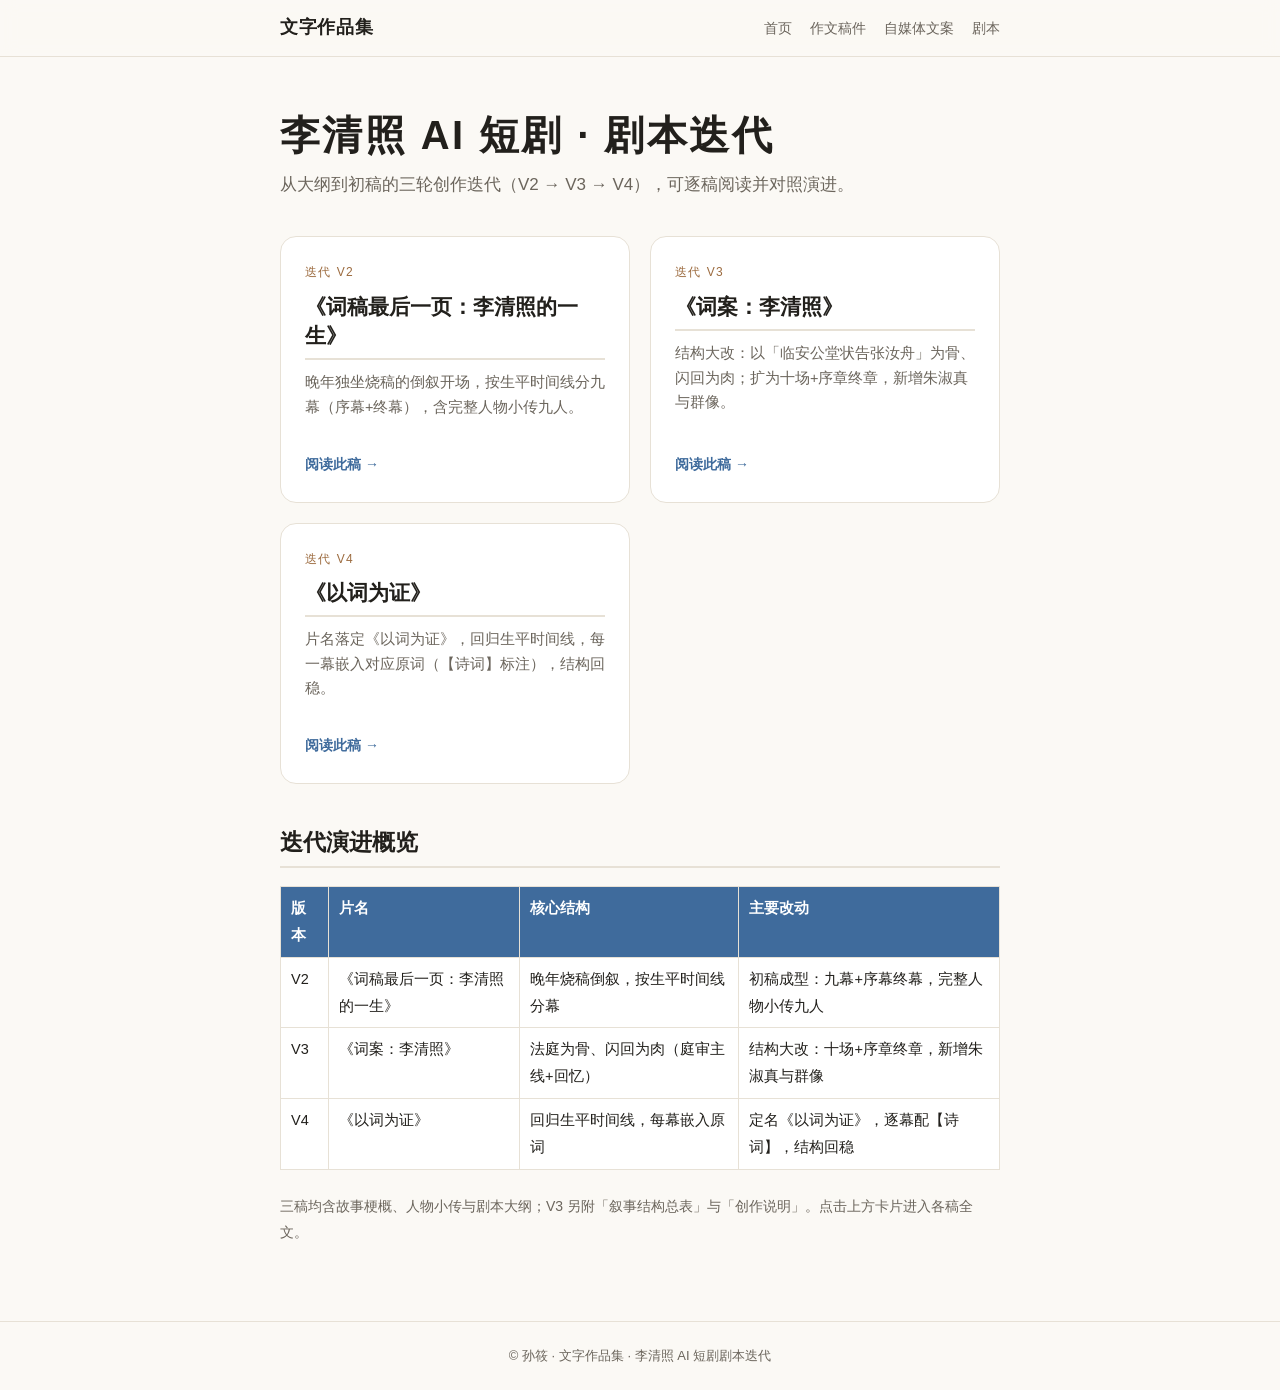
<file: screenplay.html>
<!DOCTYPE html>
<html lang="zh-CN">
<head>
<meta charset="utf-8">
<meta name="viewport" content="width=device-width, initial-scale=1">
<title>李清照 AI 短剧 · 剧本迭代</title>
<link rel="stylesheet" href="style.css">
</head>
<body>
<header class="site-header"><div class="wrap">
<a class="brand" href="index.html">文字作品集</a>
<nav><a href="index.html">首页</a><a href="essays.html">作文稿件</a><a href="copywriting.html">自媒体文案</a><a href="screenplay.html">剧本</a></nav>
</div></header>
<main class="wrap">
<h1 class="cover-title">李清照 AI 短剧 · 剧本迭代</h1>
<p class="cover-sub">从大纲到初稿的三轮创作迭代（V2 → V3 → V4），可逐稿阅读并对照演进。</p>

<div class="cards">
  <a class="card" href="screenplay-v2.html">
    <div class="card-kicker">迭代 V2</div>
    <h2 class="card-title">《词稿最后一页：李清照的一生》</h2>
    <p class="card-desc">晚年独坐烧稿的倒叙开场，按生平时间线分九幕（序幕+终幕），含完整人物小传九人。</p>
    <span class="card-go">阅读此稿 →</span>
  </a>  <a class="card" href="screenplay-v3.html">
    <div class="card-kicker">迭代 V3</div>
    <h2 class="card-title">《词案：李清照》</h2>
    <p class="card-desc">结构大改：以「临安公堂状告张汝舟」为骨、闪回为肉；扩为十场+序章终章，新增朱淑真与群像。</p>
    <span class="card-go">阅读此稿 →</span>
  </a>  <a class="card" href="screenplay-v4.html">
    <div class="card-kicker">迭代 V4</div>
    <h2 class="card-title">《以词为证》</h2>
    <p class="card-desc">片名落定《以词为证》，回归生平时间线，每一幕嵌入对应原词（【诗词】标注），结构回稳。</p>
    <span class="card-go">阅读此稿 →</span>
  </a>
</div>

<h2 class="evolve-h">迭代演进概览</h2>
<table class="doc-table evolve">
<thead><tr><th>版本</th><th>片名</th><th>核心结构</th><th>主要改动</th></tr></thead>
<tbody>
<tr><td>V2</td><td>《词稿最后一页：李清照的一生》</td><td>晚年烧稿倒叙，按生平时间线分幕</td><td>初稿成型：九幕+序幕终幕，完整人物小传九人</td></tr>
<tr><td>V3</td><td>《词案：李清照》</td><td>法庭为骨、闪回为肉（庭审主线+回忆）</td><td>结构大改：十场+序章终章，新增朱淑真与群像</td></tr>
<tr><td>V4</td><td>《以词为证》</td><td>回归生平时间线，每幕嵌入原词</td><td>定名《以词为证》，逐幕配【诗词】，结构回稳</td></tr>
</tbody>
</table>
<p class="evolve-note">三稿均含故事梗概、人物小传与剧本大纲；V3 另附「叙事结构总表」与「创作说明」。点击上方卡片进入各稿全文。</p>
</main>
<footer class="site-footer"><div class="wrap">© 孙筱 · 文字作品集 · 李清照 AI 短剧剧本迭代</div></footer>
</body>
</html>
</file>
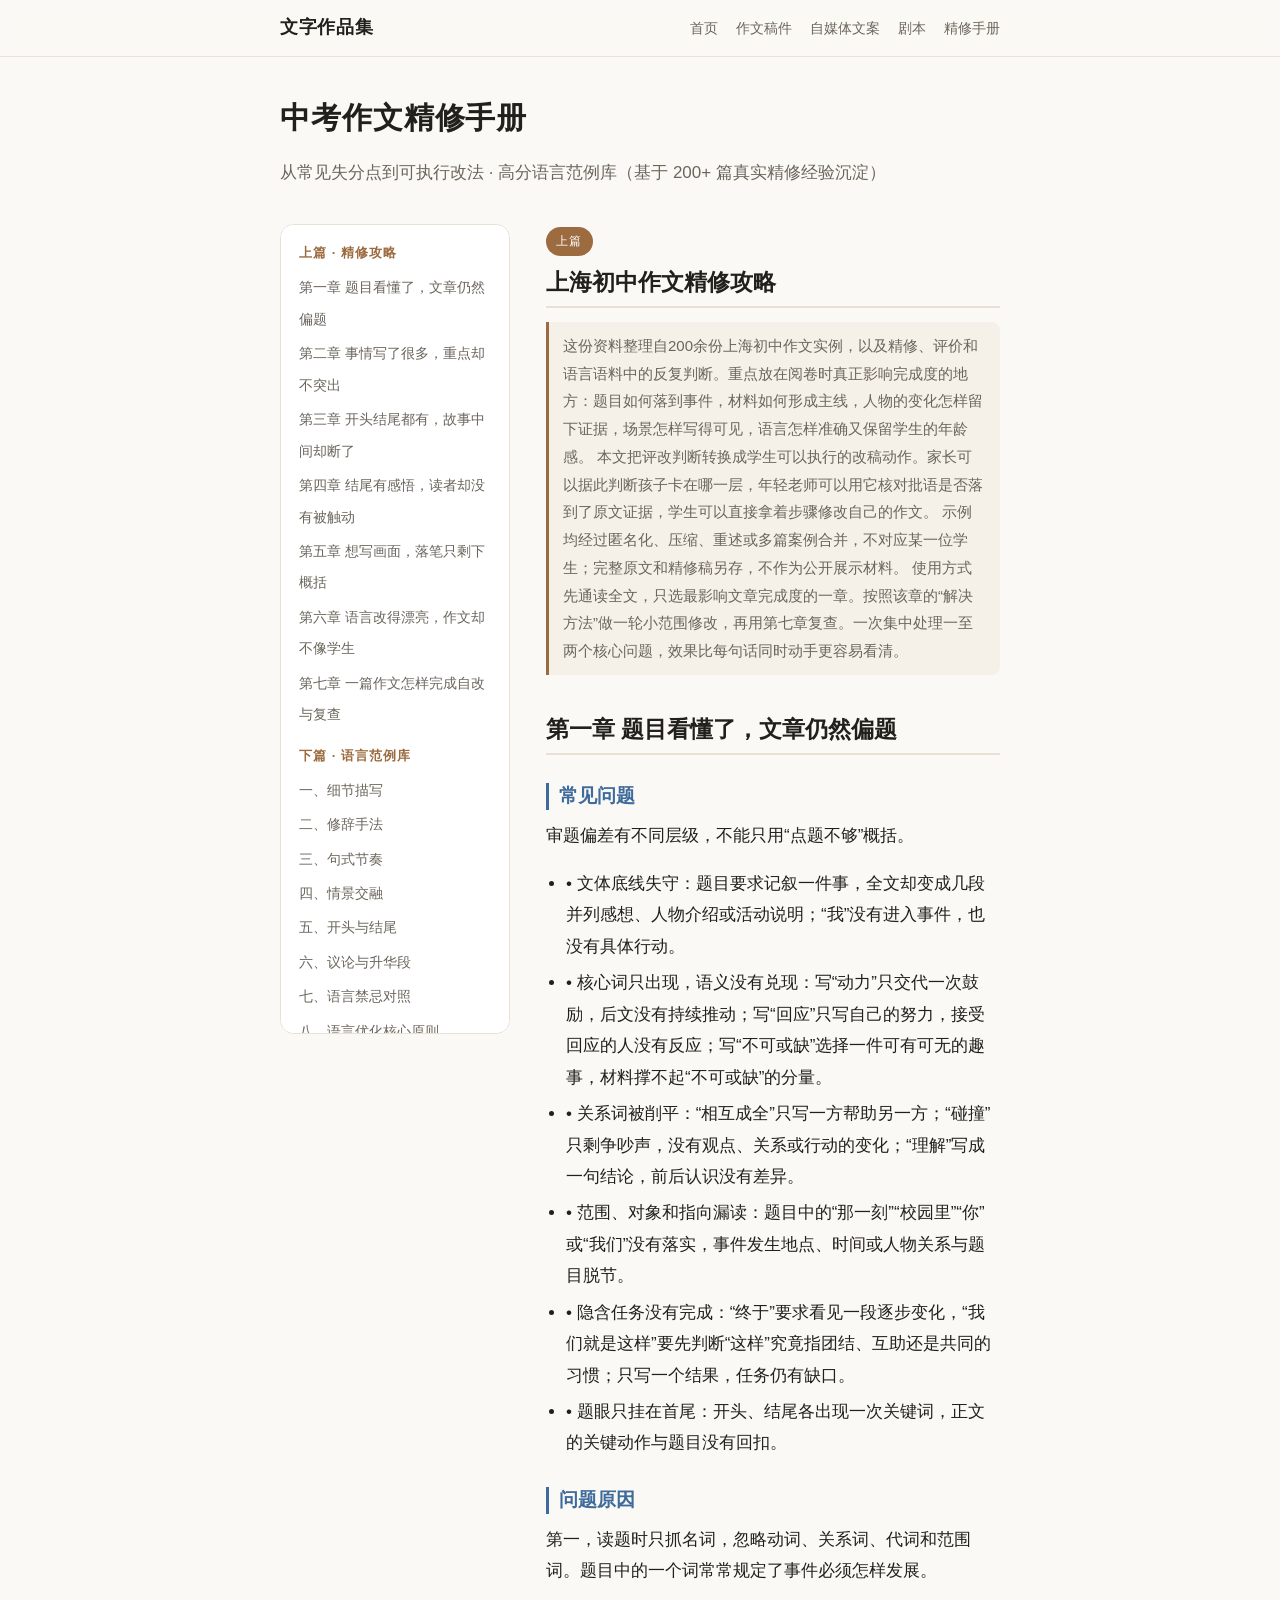
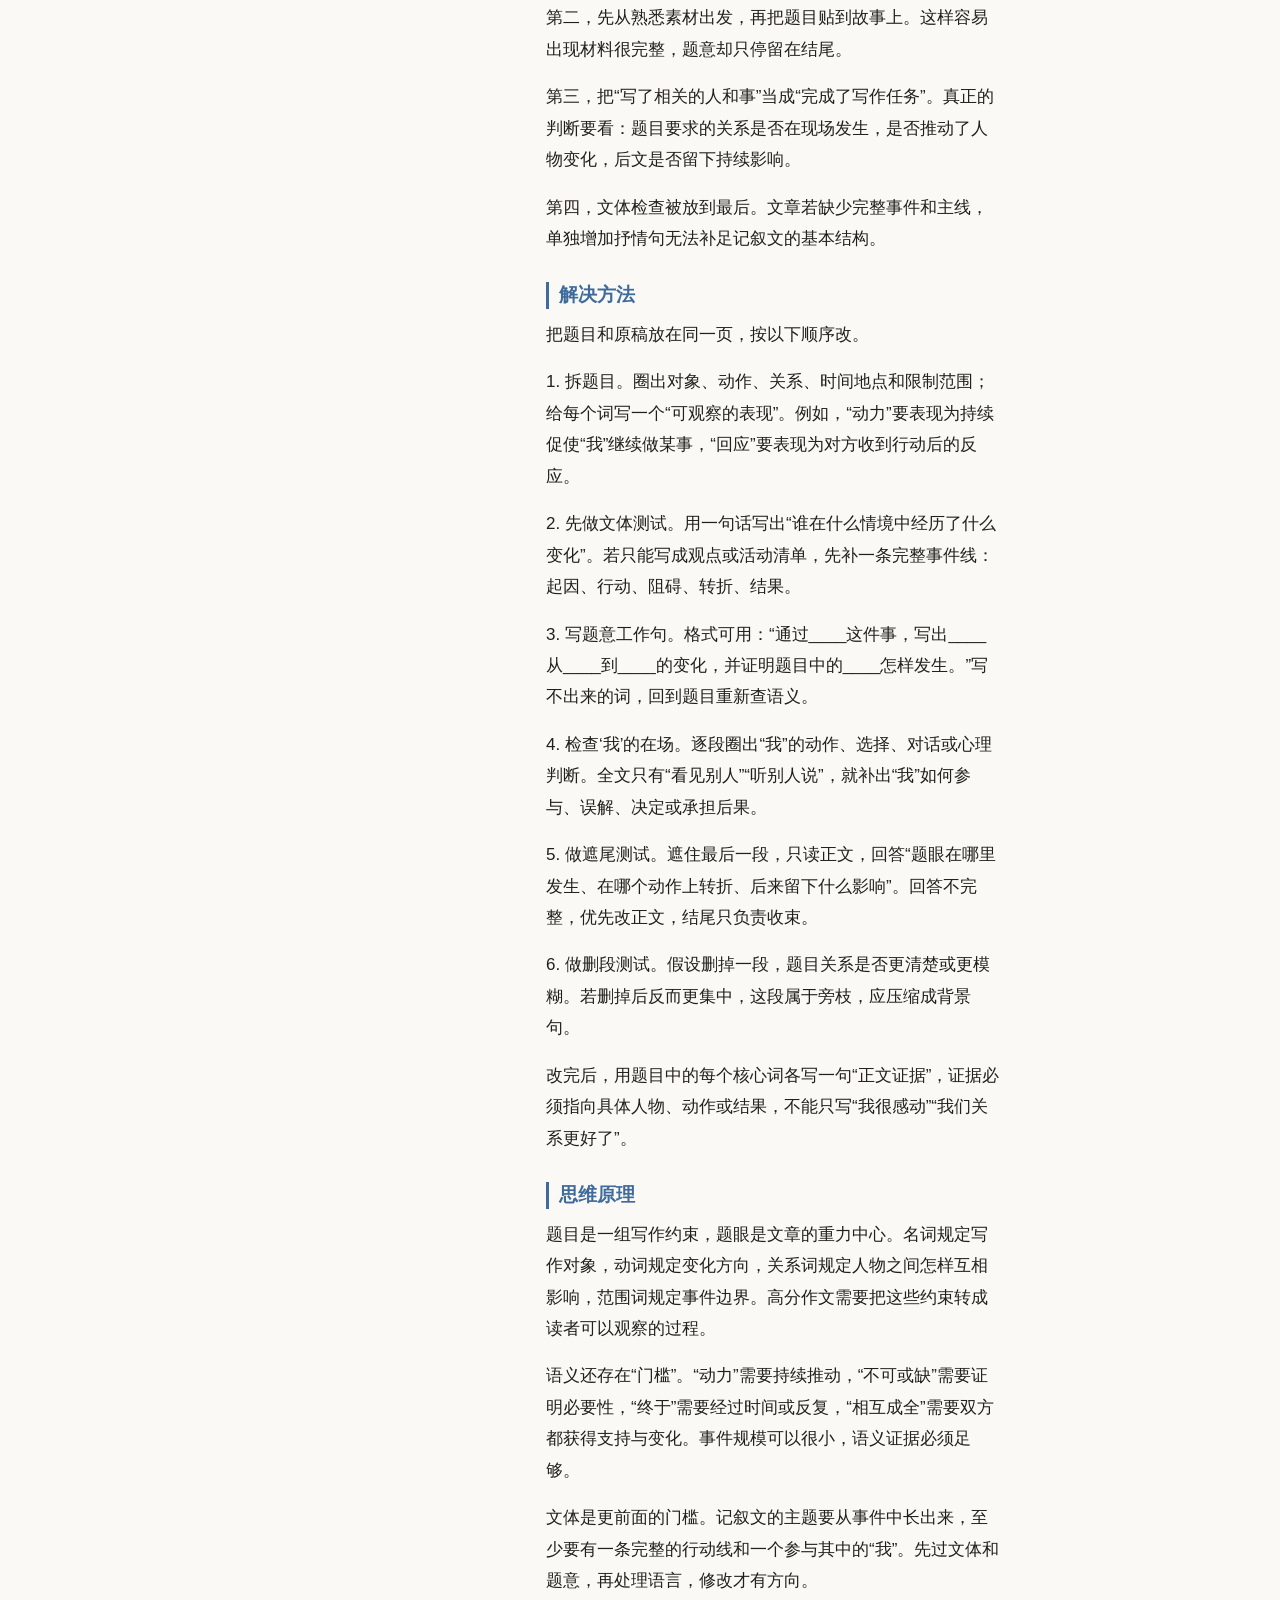
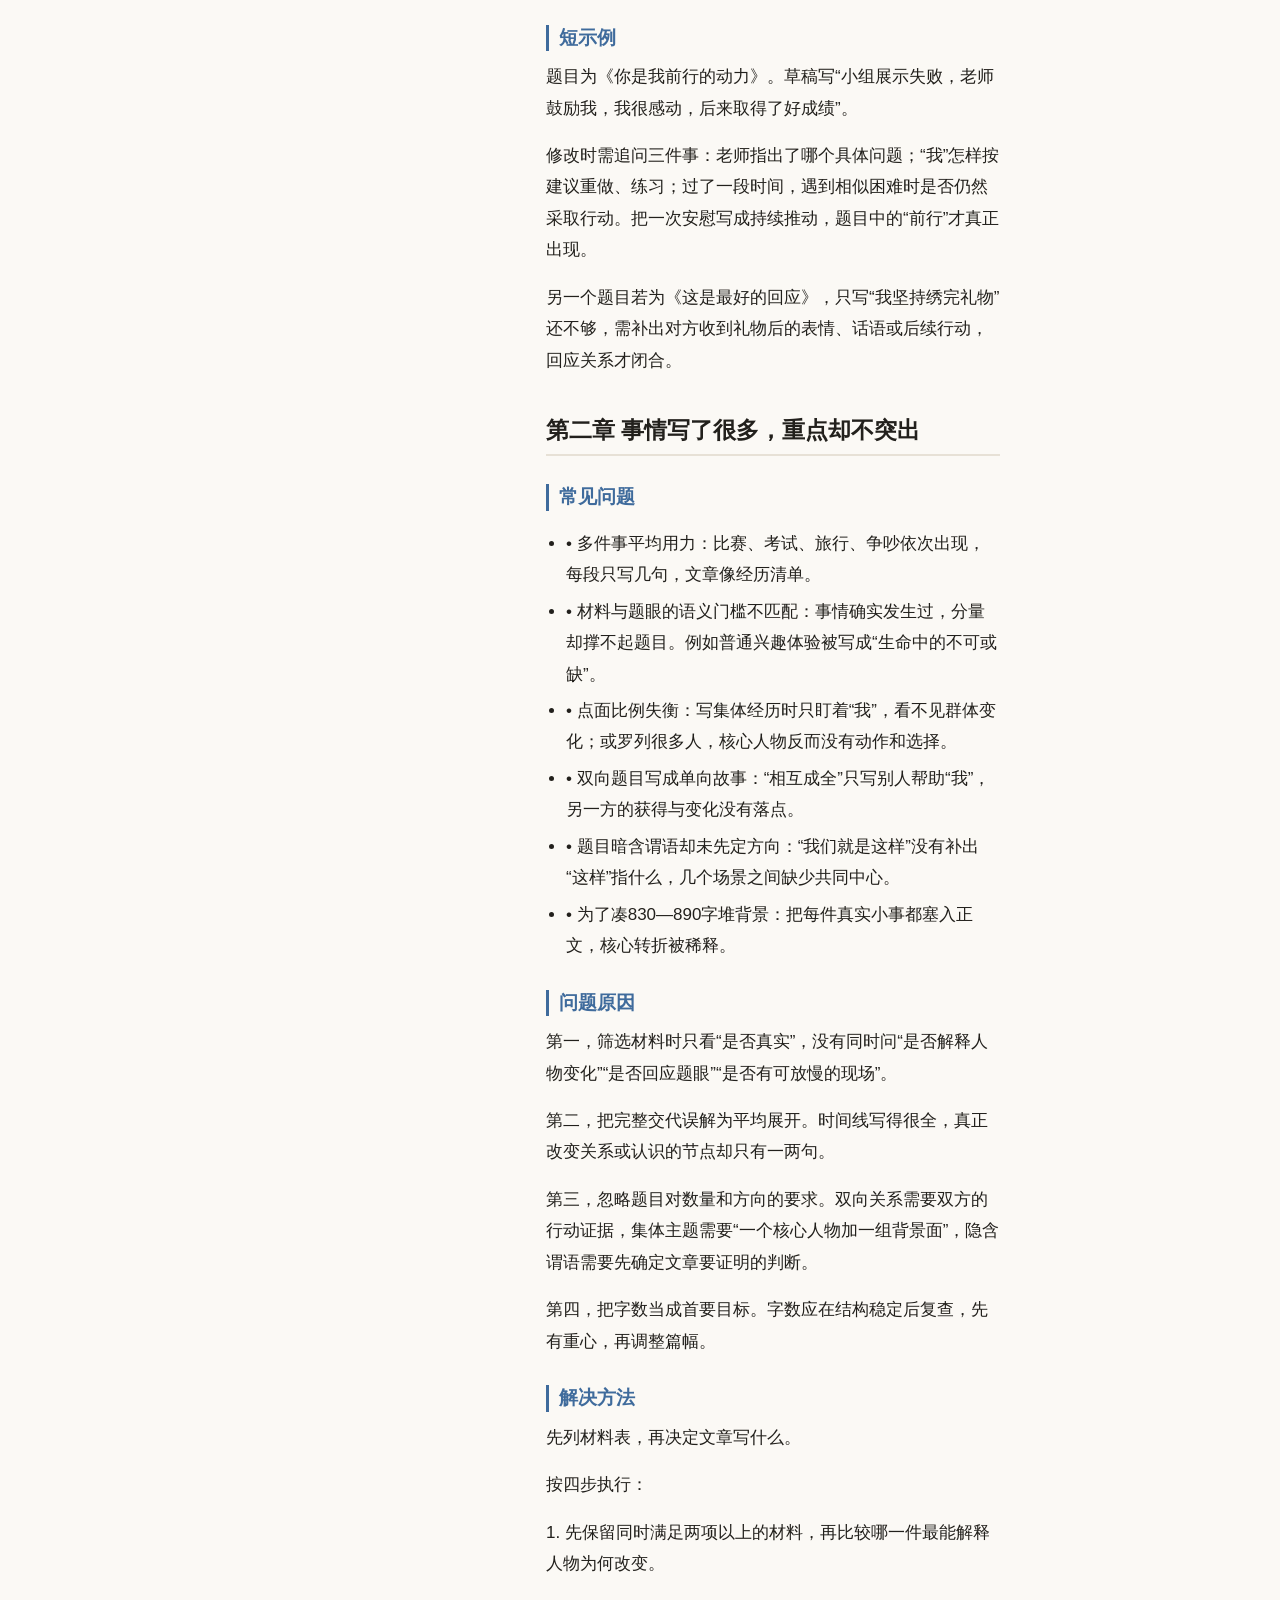
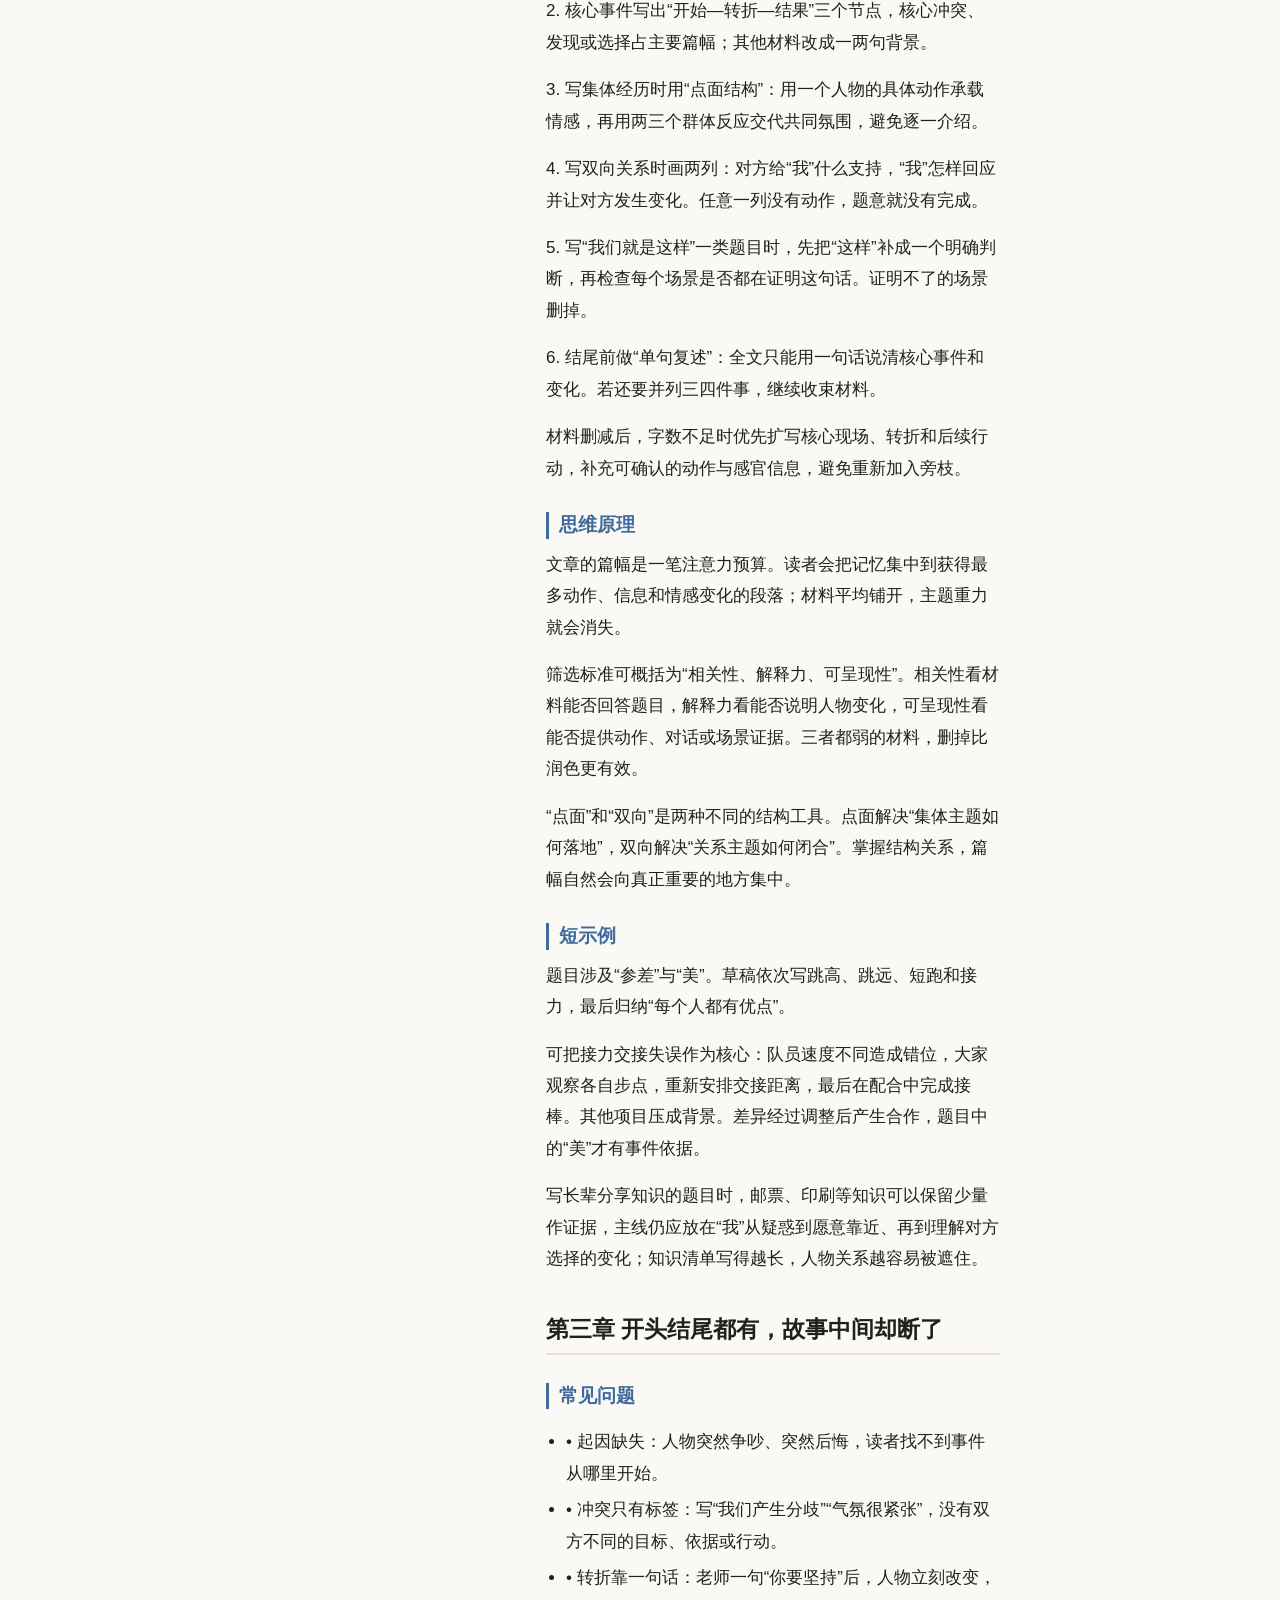
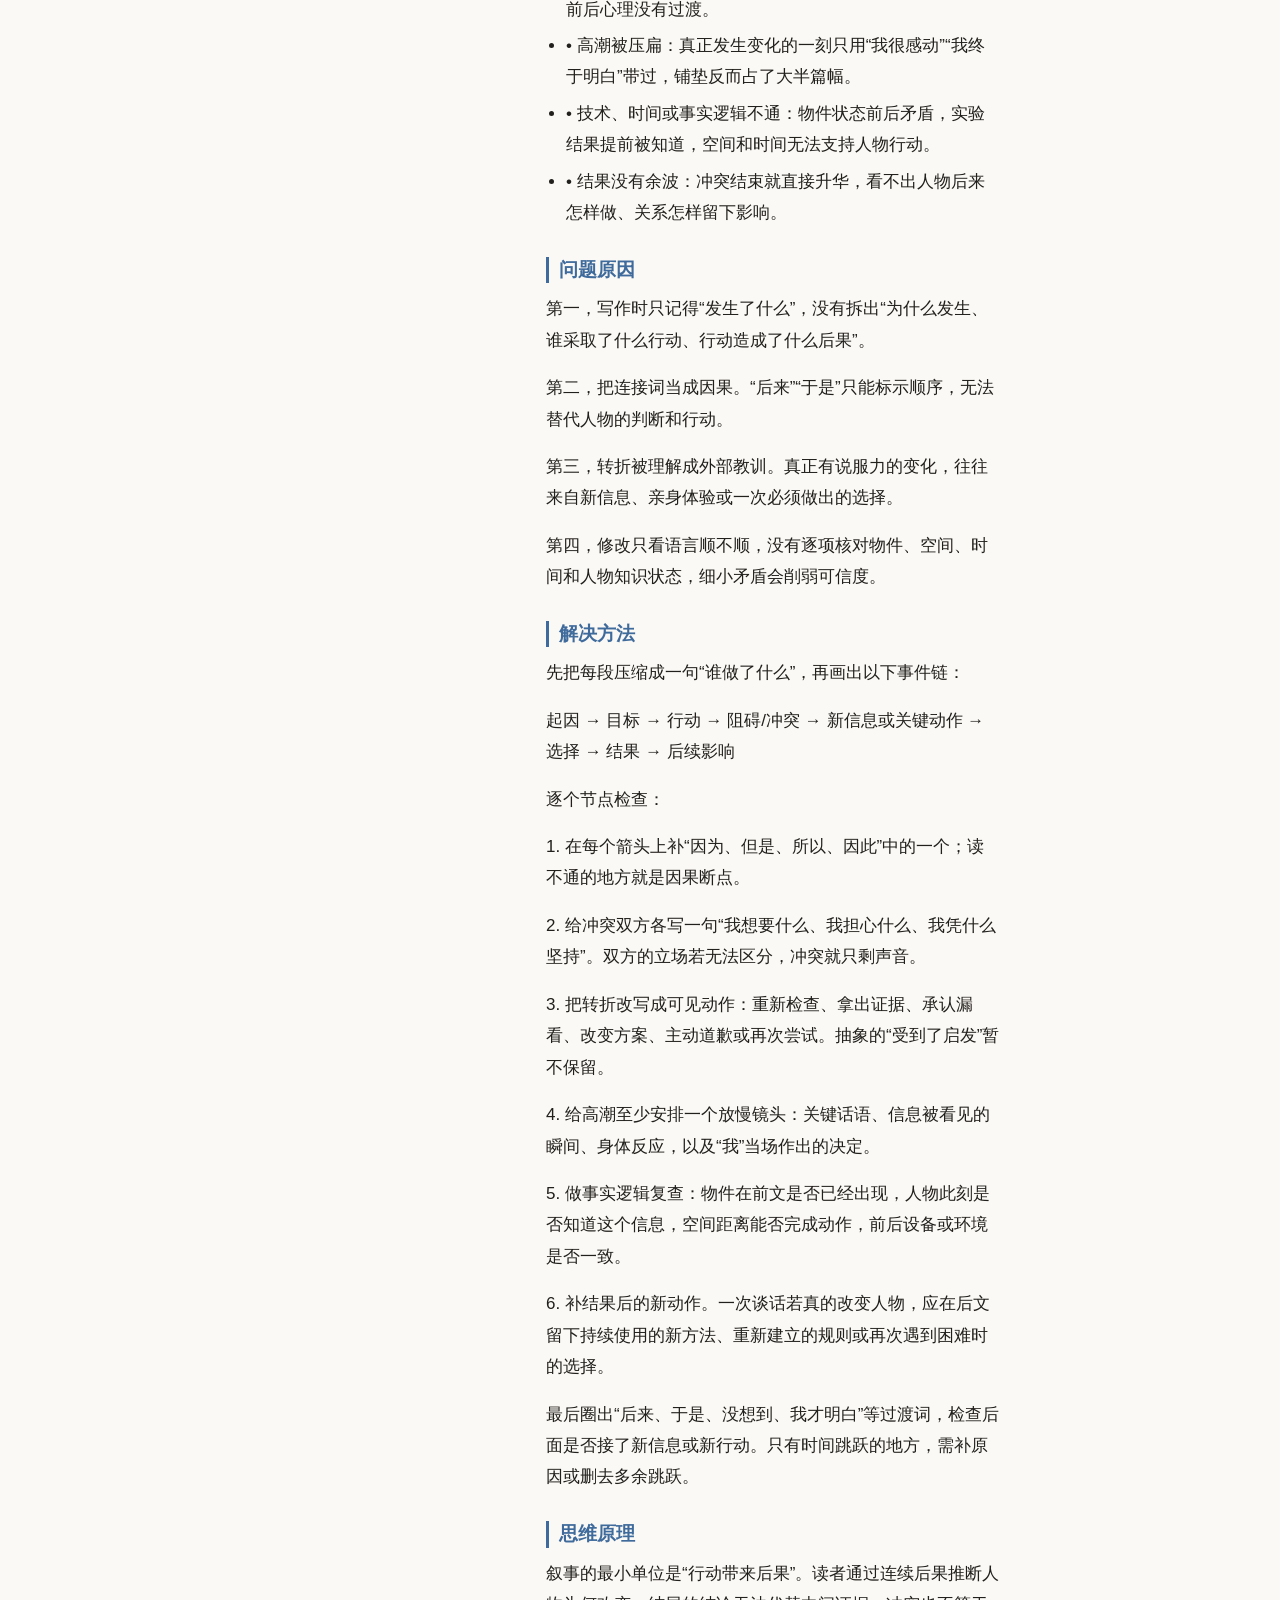
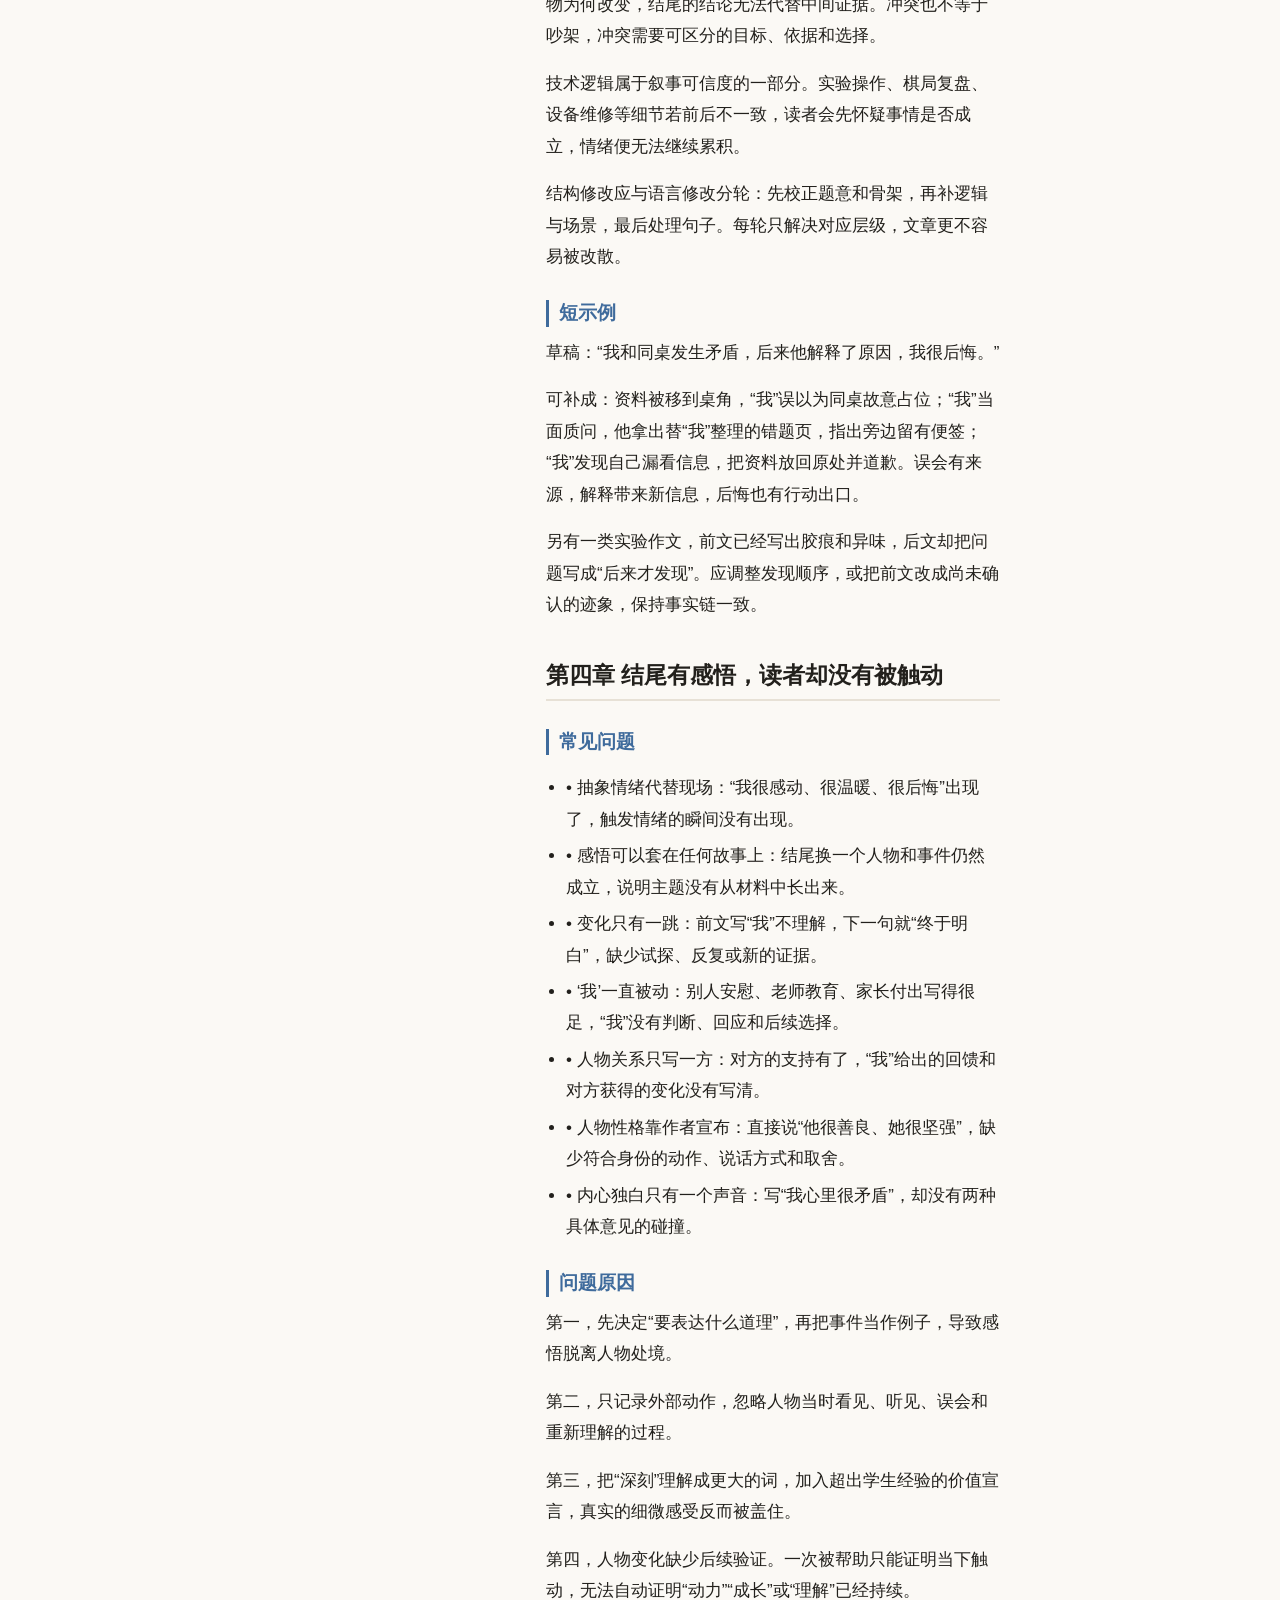
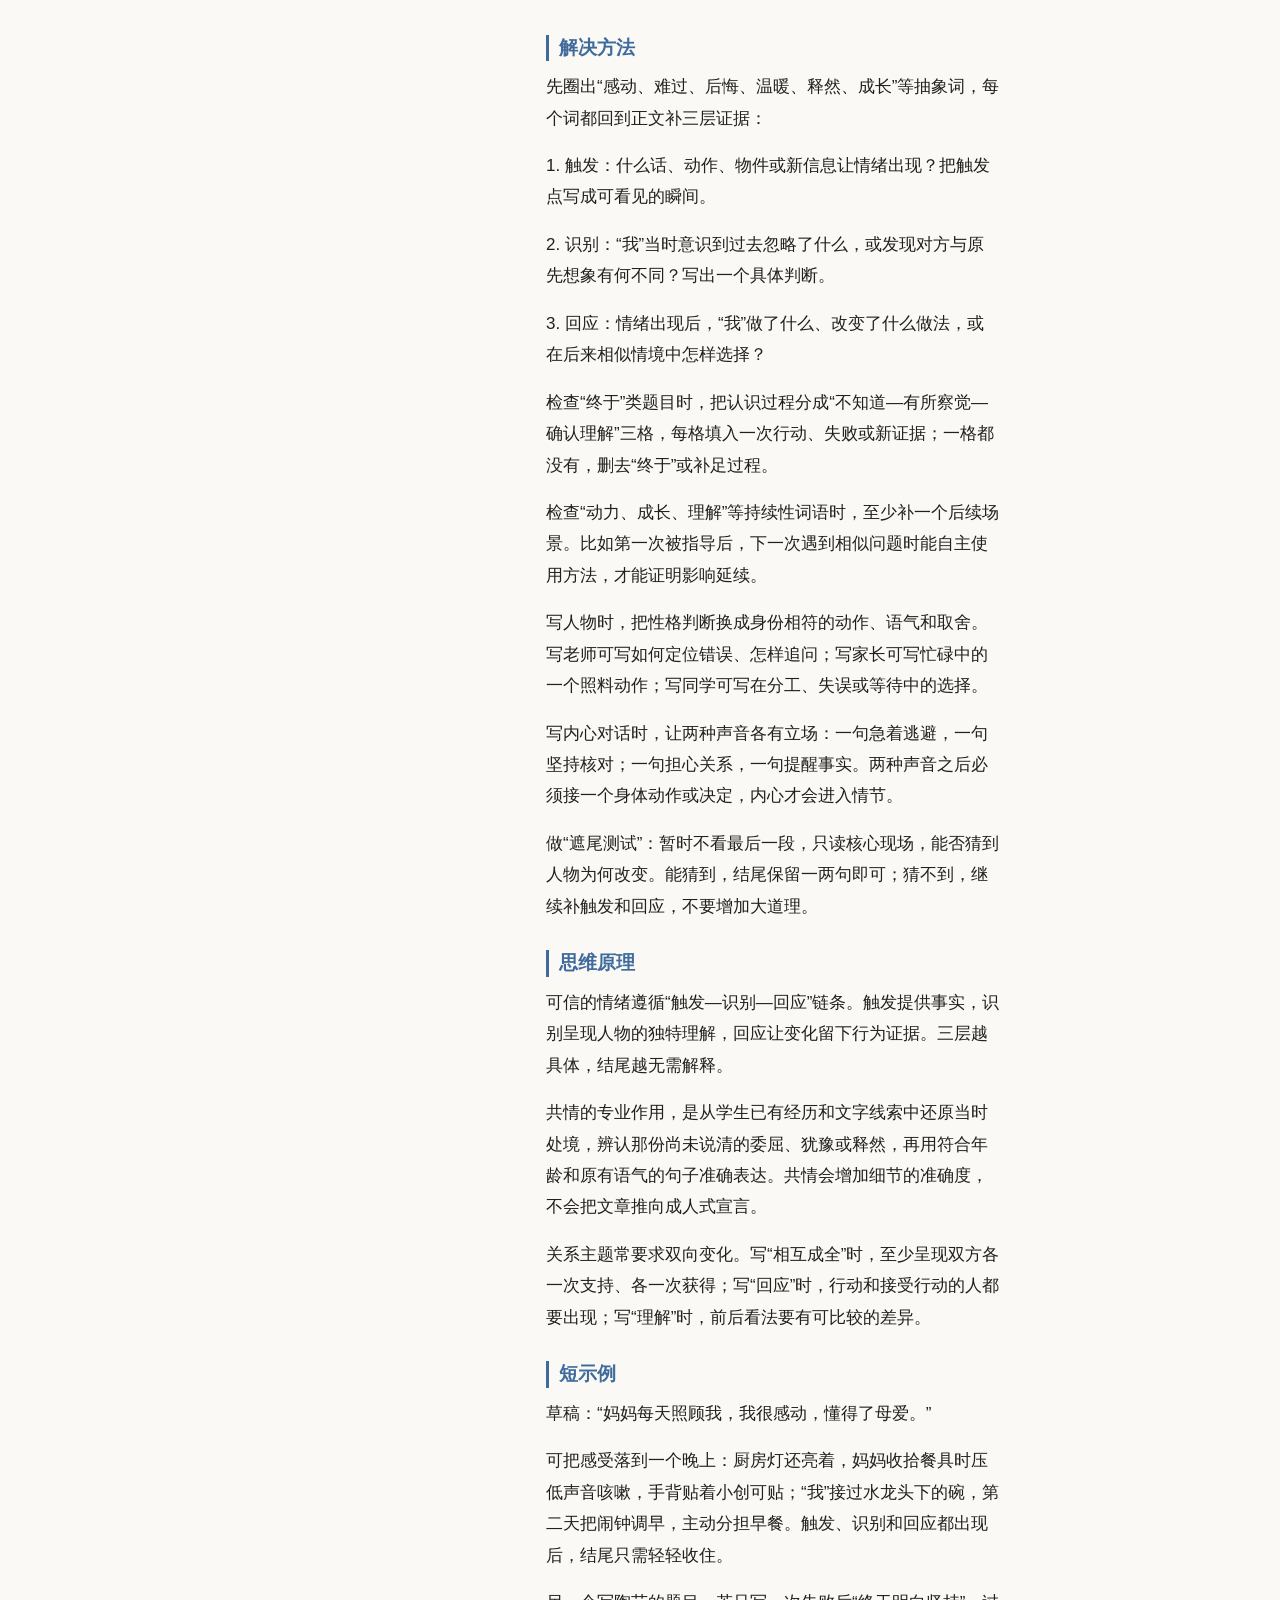
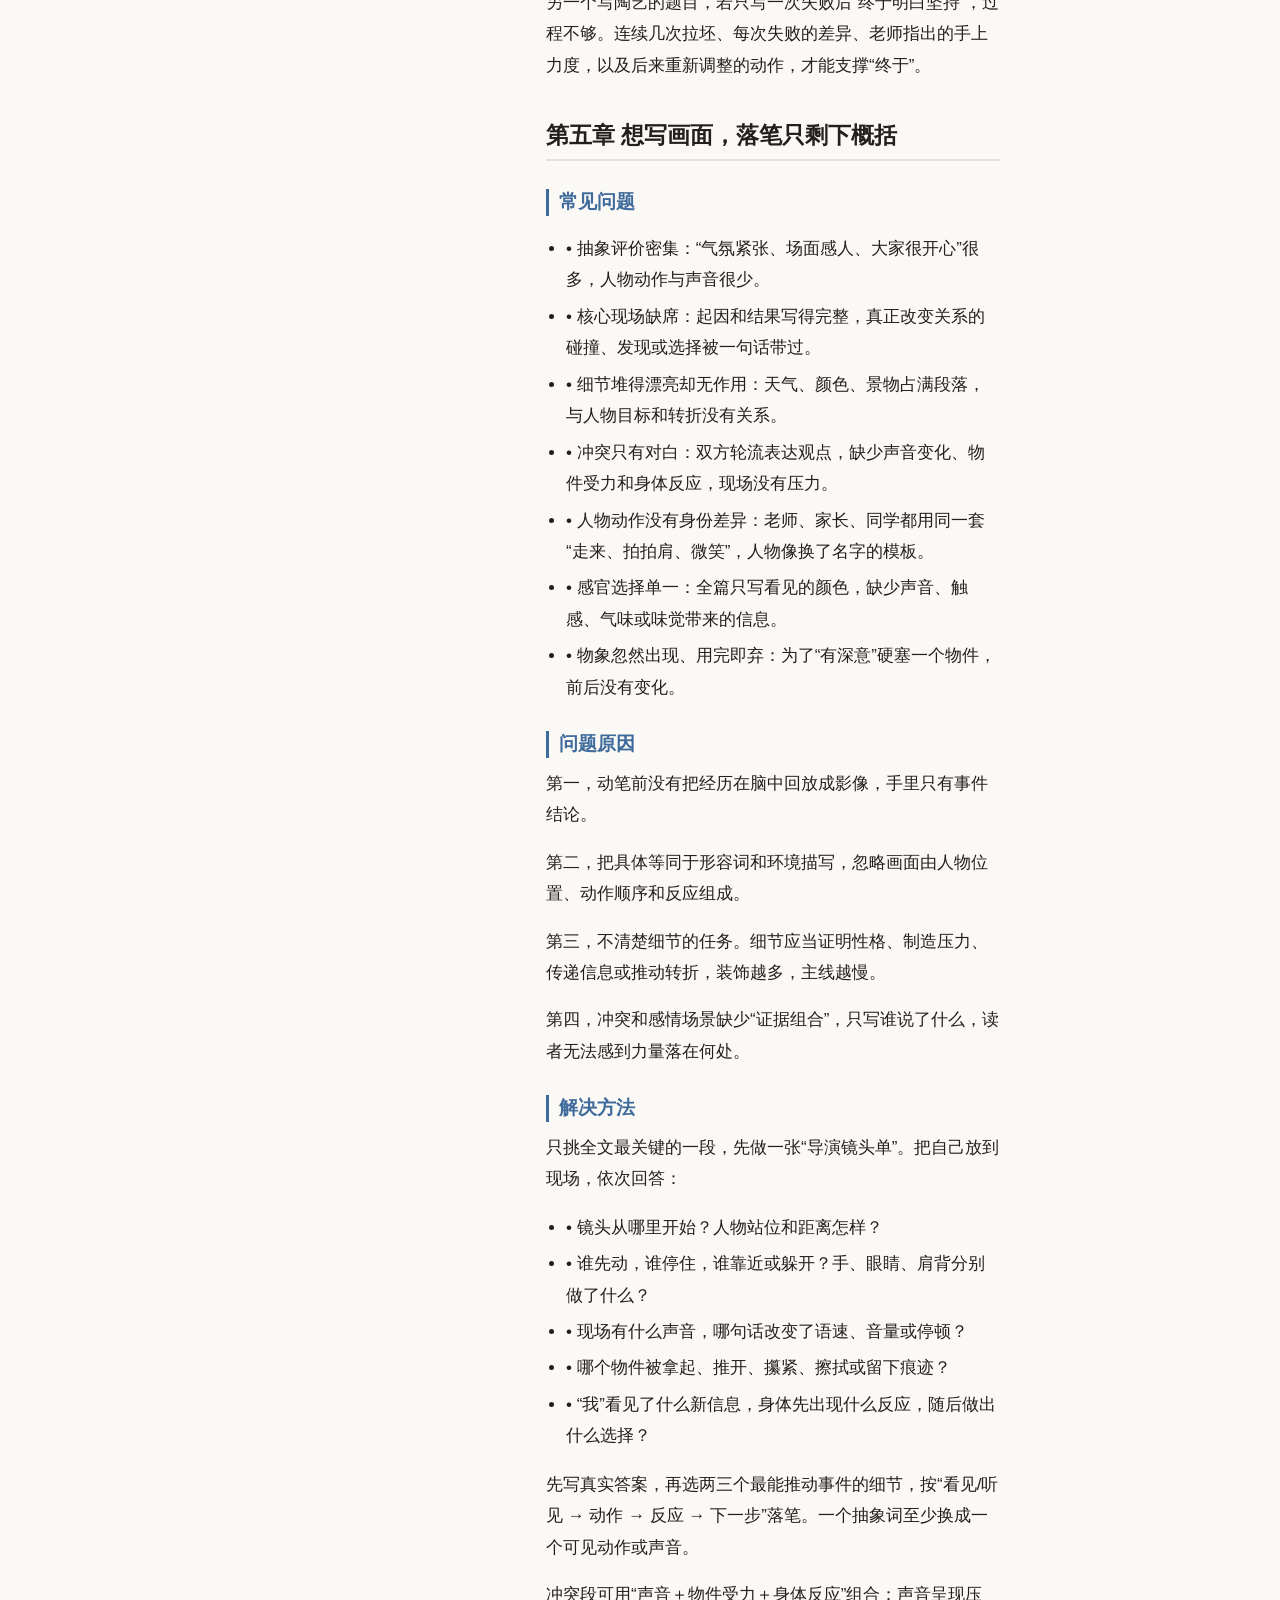
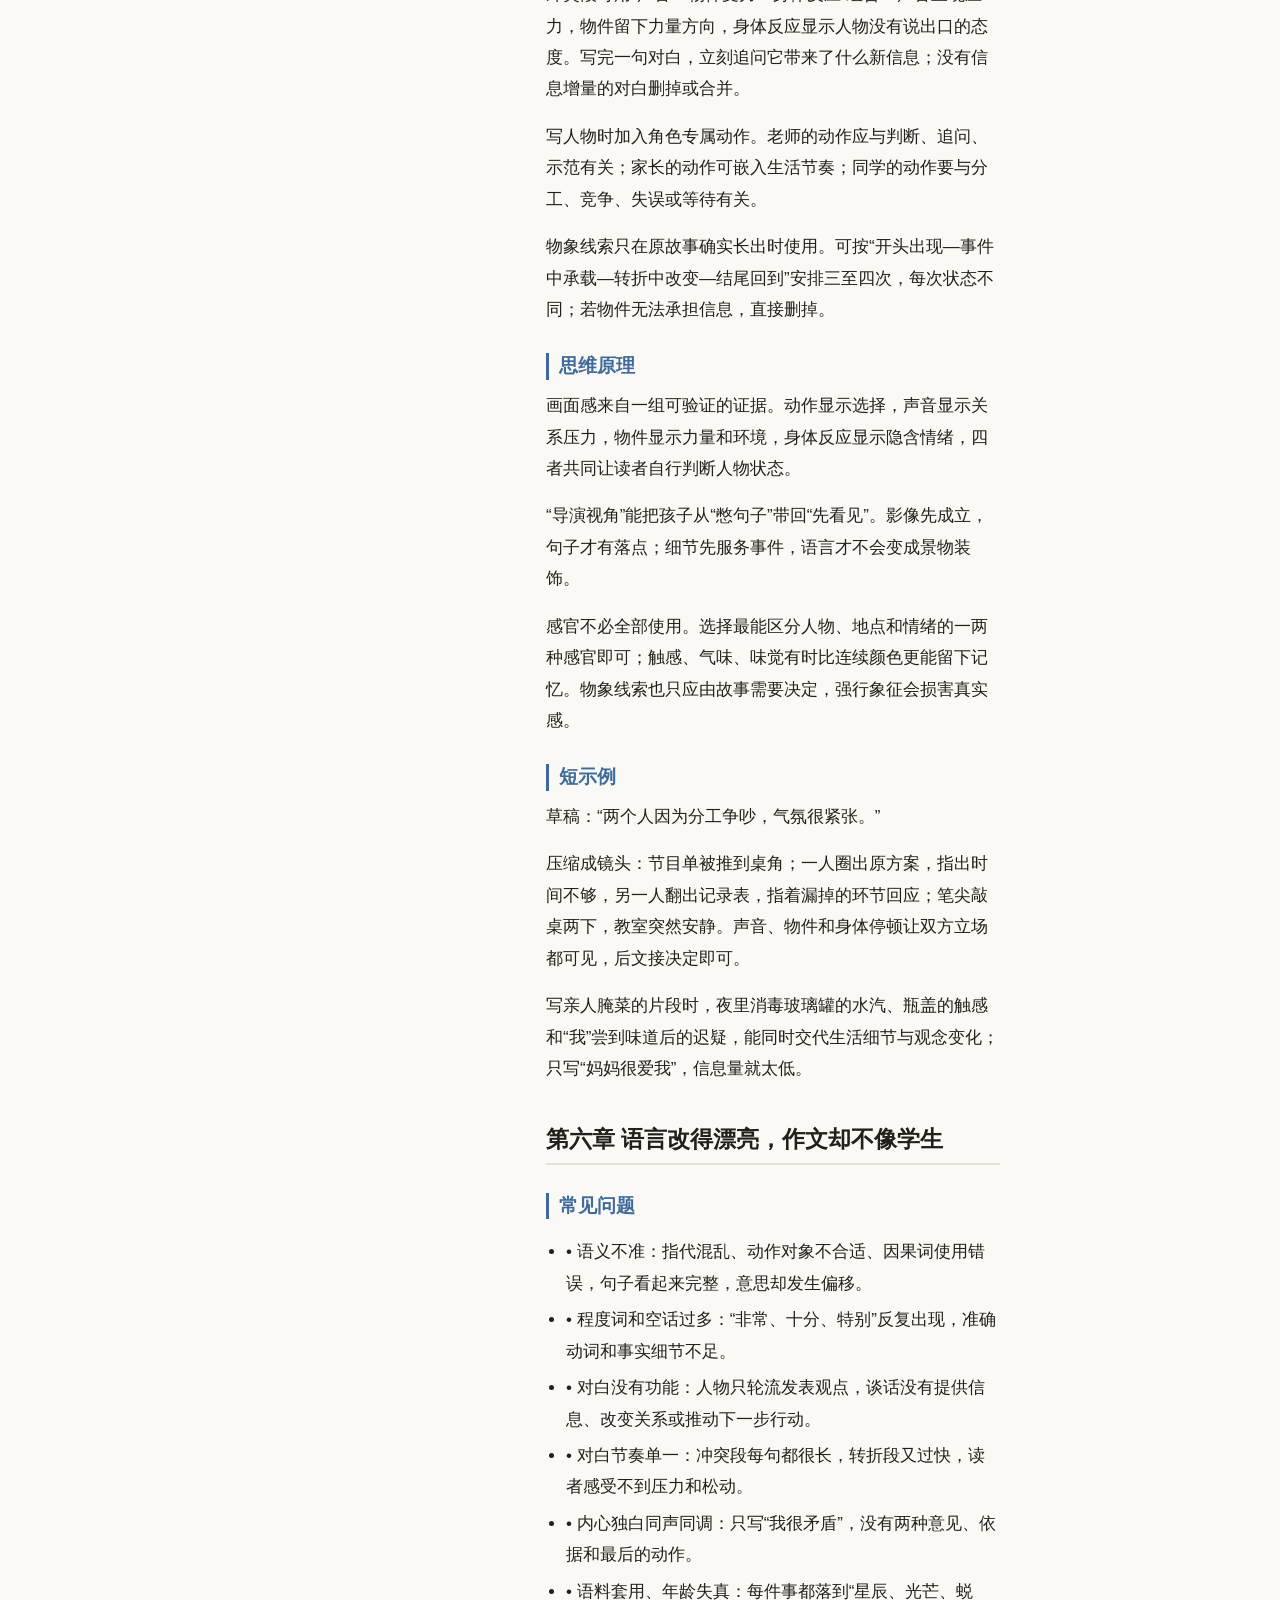
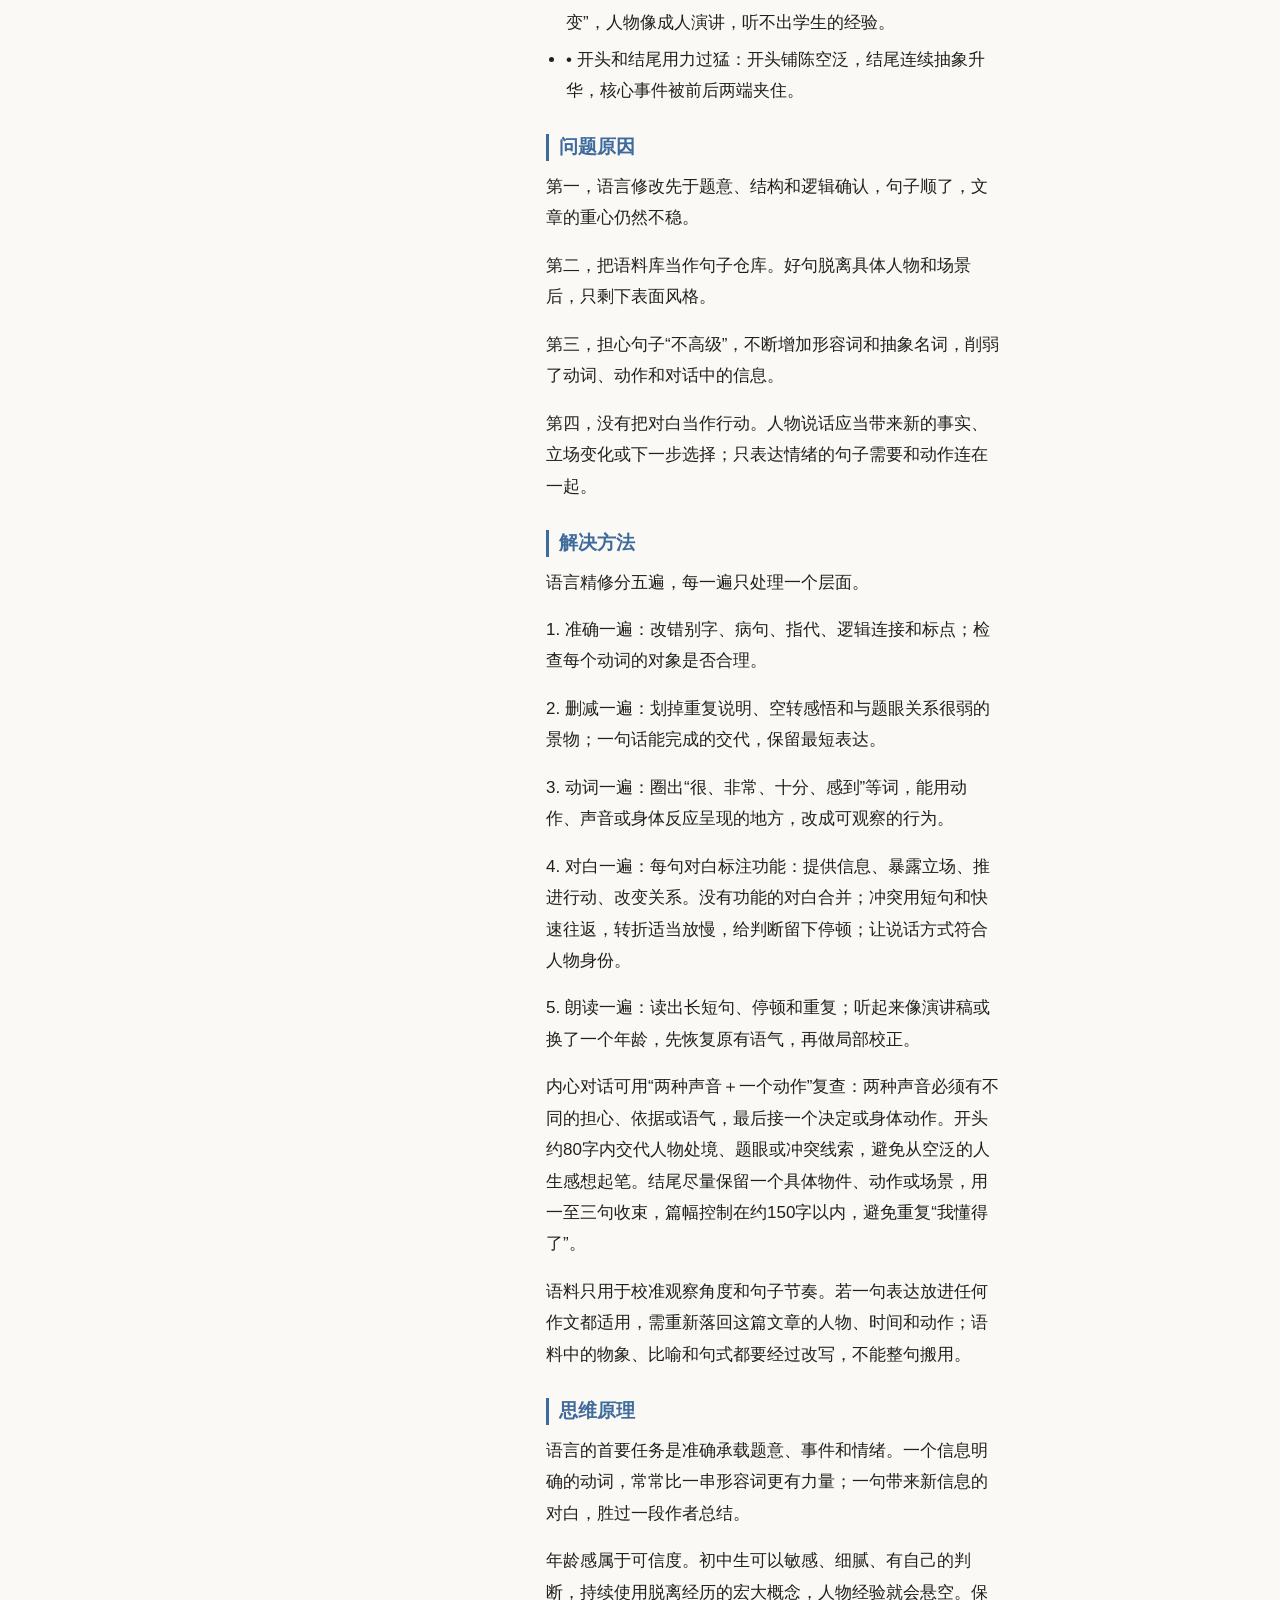
<file: zhongkao-guide.html>
<!DOCTYPE html>
<html lang="zh-CN">
<head>
<meta charset="utf-8">
<meta name="viewport" content="width=device-width, initial-scale=1">
<title>中考作文精修手册</title>
<link rel="stylesheet" href="style.css">
<style>
.guide-layout{ display:grid; grid-template-columns:230px 1fr; gap:36px; align-items:start; }
.guide-toc{ position:sticky; top:72px; max-height:calc(100vh - 90px); overflow:auto;
  background:var(--card); border:1px solid var(--line); border-radius:14px; padding:16px 18px; }
.guide-toc h4{ margin:14px 0 6px; font-size:13px; color:var(--accent); letter-spacing:.08em; }
.guide-toc h4:first-child{ margin-top:0; }
.guide-toc ul{ list-style:none; margin:0 0 6px; padding-left:0; }
.guide-toc li{ margin:3px 0; }
.guide-toc a{ color:var(--muted); text-decoration:none; font-size:13.5px; }
.guide-toc a:hover{ color:var(--accent); }
.guide-content{ min-width:0; }
.part-tag{ display:inline-block; font-size:12px; letter-spacing:.12em; color:#fff; background:var(--accent);
  padding:3px 10px; border-radius:999px; margin-bottom:10px; }
.note{ color:var(--muted); background:#f6f1e8; border-left:3px solid var(--accent); padding:10px 14px;
  border-radius:0 8px 8px 0; font-size:15px; }
.sec-h{ color:var(--accent2); border-left:3px solid var(--accent2); padding-left:10px; }
.bullets{ padding-left:20px; }
.bullets li{ margin:5px 0; }
.principles{ padding-left:22px; }
.principles li{ margin:7px 0; }
.examples{ display:grid; grid-template-columns:1fr 1fr; gap:12px; margin:16px 0 24px; }
.ex{ display:flex; gap:10px; background:var(--card); border:1px solid var(--line); border-radius:12px; padding:12px 14px; }
.ex-no{ flex:0 0 22px; height:22px; line-height:22px; text-align:center; border-radius:50%;
  background:var(--accent); color:#fff; font-size:12px; font-weight:700; }
.ex-txt{ margin:0; font-size:14.5px; line-height:1.7; }
.table-wrap{ overflow-x:auto; margin:16px 0 24px; }
@media (max-width:820px){
  .guide-layout{ grid-template-columns:1fr; }
  .guide-toc{ position:static; max-height:none; }
  .examples{ grid-template-columns:1fr; }
}
</style>
</head>
<body>
<header class="site-header">
  <div class="wrap">
    <a class="brand" href="index.html">文字作品集</a>
    <nav><a href="index.html">首页</a><a href="essays.html">作文稿件</a><a href="copywriting.html">自媒体文案</a><a href="screenplay.html">剧本</a><a href="zhongkao-guide.html">精修手册</a></nav>
  </div>
</header>
<main class="wrap">
<h1 class="page-title">中考作文精修手册</h1>
<p class="cover-sub">从常见失分点到可执行改法 · 高分语言范例库（基于 200+ 篇真实精修经验沉淀）</p>

<div class="guide-layout">
  <aside class="guide-toc">
    <h4>上篇 · 精修攻略</h4>
    <ul><li><a href="#ch1">第一章 题目看懂了，文章仍然偏题</a></li>
<li><a href="#ch2">第二章 事情写了很多，重点却不突出</a></li>
<li><a href="#ch3">第三章 开头结尾都有，故事中间却断了</a></li>
<li><a href="#ch4">第四章 结尾有感悟，读者却没有被触动</a></li>
<li><a href="#ch5">第五章 想写画面，落笔只剩下概括</a></li>
<li><a href="#ch6">第六章 语言改得漂亮，作文却不像学生</a></li>
<li><a href="#ch7">第七章 一篇作文怎样完成自改与复查</a></li></ul>
    <h4>下篇 · 语言范例库</h4>
    <ul><li><a href="#cat1">一、细节描写</a></li>
<li><a href="#cat2">二、修辞手法</a></li>
<li><a href="#cat3">三、句式节奏</a></li>
<li><a href="#cat4">四、情景交融</a></li>
<li><a href="#cat5">五、开头与结尾</a></li>
<li><a href="#cat6">六、议论与升华段</a></li>
<li><a href="#cat7">七、语言禁忌对照</a></li>
<li><a href="#cat8">八、语言优化核心原则</a></li></ul>
  </aside>
  <div class="guide-content">

    <span class="part-tag">上篇</span>
    <h2 style="margin-top:0">上海初中作文精修攻略</h2>
    <p class="note">这份资料整理自200余份上海初中作文实例，以及精修、评价和语言语料中的反复判断。重点放在阅卷时真正影响完成度的地方：题目如何落到事件，材料如何形成主线，人物的变化怎样留下证据，场景怎样写得可见，语言怎样准确又保留学生的年龄感。 本文把评改判断转换成学生可以执行的改稿动作。家长可以据此判断孩子卡在哪一层，年轻老师可以用它核对批语是否落到了原文证据，学生可以直接拿着步骤修改自己的作文。 示例均经过匿名化、压缩、重述或多篇案例合并，不对应某一位学生；完整原文和精修稿另存，不作为公开展示材料。 使用方式 先通读全文，只选最影响文章完成度的一章。按照该章的“解决方法”做一轮小范围修改，再用第七章复查。一次集中处理一至两个核心问题，效果比每句话同时动手更容易看清。</p>
    <h2 id="ch1">第一章 题目看懂了，文章仍然偏题</h2>
<h3 class="sec-h">常见问题</h3>
<p>审题偏差有不同层级，不能只用“点题不够”概括。</p>
<ul class="bullets"><li>•  文体底线失守：题目要求记叙一件事，全文却变成几段并列感想、人物介绍或活动说明；“我”没有进入事件，也没有具体行动。</li><li>•  核心词只出现，语义没有兑现：写“动力”只交代一次鼓励，后文没有持续推动；写“回应”只写自己的努力，接受回应的人没有反应；写“不可或缺”选择一件可有可无的趣事，材料撑不起“不可或缺”的分量。</li><li>•  关系词被削平：“相互成全”只写一方帮助另一方；“碰撞”只剩争吵声，没有观点、关系或行动的变化；“理解”写成一句结论，前后认识没有差异。</li><li>•  范围、对象和指向漏读：题目中的“那一刻”“校园里”“你”或“我们”没有落实，事件发生地点、时间或人物关系与题目脱节。</li><li>•  隐含任务没有完成：“终于”要求看见一段逐步变化，“我们就是这样”要先判断“这样”究竟指团结、互助还是共同的习惯；只写一个结果，任务仍有缺口。</li><li>•  题眼只挂在首尾：开头、结尾各出现一次关键词，正文的关键动作与题目没有回扣。</li></ul>
<h3 class="sec-h">问题原因</h3>
<p>第一，读题时只抓名词，忽略动词、关系词、代词和范围词。题目中的一个词常常规定了事件必须怎样发展。</p>
<p>第二，先从熟悉素材出发，再把题目贴到故事上。这样容易出现材料很完整，题意却只停留在结尾。</p>
<p>第三，把“写了相关的人和事”当成“完成了写作任务”。真正的判断要看：题目要求的关系是否在现场发生，是否推动了人物变化，后文是否留下持续影响。</p>
<p>第四，文体检查被放到最后。文章若缺少完整事件和主线，单独增加抒情句无法补足记叙文的基本结构。</p>
<h3 class="sec-h">解决方法</h3>
<p>把题目和原稿放在同一页，按以下顺序改。</p>
<p>1.  拆题目。圈出对象、动作、关系、时间地点和限制范围；给每个词写一个“可观察的表现”。例如，“动力”要表现为持续促使“我”继续做某事，“回应”要表现为对方收到行动后的反应。</p>
<p>2.  先做文体测试。用一句话写出“谁在什么情境中经历了什么变化”。若只能写成观点或活动清单，先补一条完整事件线：起因、行动、阻碍、转折、结果。</p>
<p>3.  写题意工作句。格式可用：“通过____这件事，写出____从____到____的变化，并证明题目中的____怎样发生。”写不出来的词，回到题目重新查语义。</p>
<p>4.  检查‘我’的在场。逐段圈出“我”的动作、选择、对话或心理判断。全文只有“看见别人”“听别人说”，就补出“我”如何参与、误解、决定或承担后果。</p>
<p>5.  做遮尾测试。遮住最后一段，只读正文，回答“题眼在哪里发生、在哪个动作上转折、后来留下什么影响”。回答不完整，优先改正文，结尾只负责收束。</p>
<p>6.  做删段测试。假设删掉一段，题目关系是否更清楚或更模糊。若删掉后反而更集中，这段属于旁枝，应压缩成背景句。</p>
<p>改完后，用题目中的每个核心词各写一句“正文证据”，证据必须指向具体人物、动作或结果，不能只写“我很感动”“我们关系更好了”。</p>
<h3 class="sec-h">思维原理</h3>
<p>题目是一组写作约束，题眼是文章的重力中心。名词规定写作对象，动词规定变化方向，关系词规定人物之间怎样互相影响，范围词规定事件边界。高分作文需要把这些约束转成读者可以观察的过程。</p>
<p>语义还存在“门槛”。“动力”需要持续推动，“不可或缺”需要证明必要性，“终于”需要经过时间或反复，“相互成全”需要双方都获得支持与变化。事件规模可以很小，语义证据必须足够。</p>
<p>文体是更前面的门槛。记叙文的主题要从事件中长出来，至少要有一条完整的行动线和一个参与其中的“我”。先过文体和题意，再处理语言，修改才有方向。</p>
<h3 class="sec-h">短示例</h3>
<p>题目为《你是我前行的动力》。草稿写“小组展示失败，老师鼓励我，我很感动，后来取得了好成绩”。</p>
<p>修改时需追问三件事：老师指出了哪个具体问题；“我”怎样按建议重做、练习；过了一段时间，遇到相似困难时是否仍然采取行动。把一次安慰写成持续推动，题目中的“前行”才真正出现。</p>
<p>另一个题目若为《这是最好的回应》，只写“我坚持绣完礼物”还不够，需补出对方收到礼物后的表情、话语或后续行动，回应关系才闭合。</p>
<h2 id="ch2">第二章 事情写了很多，重点却不突出</h2>
<h3 class="sec-h">常见问题</h3>
<ul class="bullets"><li>•  多件事平均用力：比赛、考试、旅行、争吵依次出现，每段只写几句，文章像经历清单。</li><li>•  材料与题眼的语义门槛不匹配：事情确实发生过，分量却撑不起题目。例如普通兴趣体验被写成“生命中的不可或缺”。</li><li>•  点面比例失衡：写集体经历时只盯着“我”，看不见群体变化；或罗列很多人，核心人物反而没有动作和选择。</li><li>•  双向题目写成单向故事：“相互成全”只写别人帮助“我”，另一方的获得与变化没有落点。</li><li>•  题目暗含谓语却未先定方向：“我们就是这样”没有补出“这样”指什么，几个场景之间缺少共同中心。</li><li>•  为了凑830—890字堆背景：把每件真实小事都塞入正文，核心转折被稀释。</li></ul>
<h3 class="sec-h">问题原因</h3>
<p>第一，筛选材料时只看“是否真实”，没有同时问“是否解释人物变化”“是否回应题眼”“是否有可放慢的现场”。</p>
<p>第二，把完整交代误解为平均展开。时间线写得很全，真正改变关系或认识的节点却只有一两句。</p>
<p>第三，忽略题目对数量和方向的要求。双向关系需要双方的行动证据，集体主题需要“一个核心人物加一组背景面”，隐含谓语需要先确定文章要证明的判断。</p>
<p>第四，把字数当成首要目标。字数应在结构稳定后复查，先有重心，再调整篇幅。</p>
<h3 class="sec-h">解决方法</h3>
<p>先列材料表，再决定文章写什么。</p>
<p>按四步执行：</p>
<p>1.  先保留同时满足两项以上的材料，再比较哪一件最能解释人物为何改变。</p>
<p>2.  核心事件写出“开始—转折—结果”三个节点，核心冲突、发现或选择占主要篇幅；其他材料改成一两句背景。</p>
<p>3.  写集体经历时用“点面结构”：用一个人物的具体动作承载情感，再用两三个群体反应交代共同氛围，避免逐一介绍。</p>
<p>4.  写双向关系时画两列：对方给“我”什么支持，“我”怎样回应并让对方发生变化。任意一列没有动作，题意就没有完成。</p>
<p>5.  写“我们就是这样”一类题目时，先把“这样”补成一个明确判断，再检查每个场景是否都在证明这句话。证明不了的场景删掉。</p>
<p>6.  结尾前做“单句复述”：全文只能用一句话说清核心事件和变化。若还要并列三四件事，继续收束材料。</p>
<p>材料删减后，字数不足时优先扩写核心现场、转折和后续行动，补充可确认的动作与感官信息，避免重新加入旁枝。</p>
<h3 class="sec-h">思维原理</h3>
<p>文章的篇幅是一笔注意力预算。读者会把记忆集中到获得最多动作、信息和情感变化的段落；材料平均铺开，主题重力就会消失。</p>
<p>筛选标准可概括为“相关性、解释力、可呈现性”。相关性看材料能否回答题目，解释力看能否说明人物变化，可呈现性看能否提供动作、对话或场景证据。三者都弱的材料，删掉比润色更有效。</p>
<p>“点面”和“双向”是两种不同的结构工具。点面解决“集体主题如何落地”，双向解决“关系主题如何闭合”。掌握结构关系，篇幅自然会向真正重要的地方集中。</p>
<h3 class="sec-h">短示例</h3>
<p>题目涉及“参差”与“美”。草稿依次写跳高、跳远、短跑和接力，最后归纳“每个人都有优点”。</p>
<p>可把接力交接失误作为核心：队员速度不同造成错位，大家观察各自步点，重新安排交接距离，最后在配合中完成接棒。其他项目压成背景。差异经过调整后产生合作，题目中的“美”才有事件依据。</p>
<p>写长辈分享知识的题目时，邮票、印刷等知识可以保留少量作证据，主线仍应放在“我”从疑惑到愿意靠近、再到理解对方选择的变化；知识清单写得越长，人物关系越容易被遮住。</p>
<h2 id="ch3">第三章 开头结尾都有，故事中间却断了</h2>
<h3 class="sec-h">常见问题</h3>
<ul class="bullets"><li>•  起因缺失：人物突然争吵、突然后悔，读者找不到事件从哪里开始。</li><li>•  冲突只有标签：写“我们产生分歧”“气氛很紧张”，没有双方不同的目标、依据或行动。</li><li>•  转折靠一句话：老师一句“你要坚持”后，人物立刻改变，前后心理没有过渡。</li><li>•  高潮被压扁：真正发生变化的一刻只用“我很感动”“我终于明白”带过，铺垫反而占了大半篇幅。</li><li>•  技术、时间或事实逻辑不通：物件状态前后矛盾，实验结果提前被知道，空间和时间无法支持人物行动。</li><li>•  结果没有余波：冲突结束就直接升华，看不出人物后来怎样做、关系怎样留下影响。</li></ul>
<h3 class="sec-h">问题原因</h3>
<p>第一，写作时只记得“发生了什么”，没有拆出“为什么发生、谁采取了什么行动、行动造成了什么后果”。</p>
<p>第二，把连接词当成因果。“后来”“于是”只能标示顺序，无法替代人物的判断和行动。</p>
<p>第三，转折被理解成外部教训。真正有说服力的变化，往往来自新信息、亲身体验或一次必须做出的选择。</p>
<p>第四，修改只看语言顺不顺，没有逐项核对物件、空间、时间和人物知识状态，细小矛盾会削弱可信度。</p>
<h3 class="sec-h">解决方法</h3>
<p>先把每段压缩成一句“谁做了什么”，再画出以下事件链：</p>
<p>起因 → 目标 → 行动 → 阻碍/冲突 → 新信息或关键动作 → 选择 → 结果 → 后续影响</p>
<p>逐个节点检查：</p>
<p>1.  在每个箭头上补“因为、但是、所以、因此”中的一个；读不通的地方就是因果断点。</p>
<p>2.  给冲突双方各写一句“我想要什么、我担心什么、我凭什么坚持”。双方的立场若无法区分，冲突就只剩声音。</p>
<p>3.  把转折改写成可见动作：重新检查、拿出证据、承认漏看、改变方案、主动道歉或再次尝试。抽象的“受到了启发”暂不保留。</p>
<p>4.  给高潮至少安排一个放慢镜头：关键话语、信息被看见的瞬间、身体反应，以及“我”当场作出的决定。</p>
<p>5.  做事实逻辑复查：物件在前文是否已经出现，人物此刻是否知道这个信息，空间距离能否完成动作，前后设备或环境是否一致。</p>
<p>6.  补结果后的新动作。一次谈话若真的改变人物，应在后文留下持续使用的新方法、重新建立的规则或再次遇到困难时的选择。</p>
<p>最后圈出“后来、于是、没想到、我才明白”等过渡词，检查后面是否接了新信息或新行动。只有时间跳跃的地方，需补原因或删去多余跳跃。</p>
<h3 class="sec-h">思维原理</h3>
<p>叙事的最小单位是“行动带来后果”。读者通过连续后果推断人物为何改变，结尾的结论无法代替中间证据。冲突也不等于吵架，冲突需要可区分的目标、依据和选择。</p>
<p>技术逻辑属于叙事可信度的一部分。实验操作、棋局复盘、设备维修等细节若前后不一致，读者会先怀疑事情是否成立，情绪便无法继续累积。</p>
<p>结构修改应与语言修改分轮：先校正题意和骨架，再补逻辑与场景，最后处理句子。每轮只解决对应层级，文章更不容易被改散。</p>
<h3 class="sec-h">短示例</h3>
<p>草稿：“我和同桌发生矛盾，后来他解释了原因，我很后悔。”</p>
<p>可补成：资料被移到桌角，“我”误以为同桌故意占位；“我”当面质问，他拿出替“我”整理的错题页，指出旁边留有便签；“我”发现自己漏看信息，把资料放回原处并道歉。误会有来源，解释带来新信息，后悔也有行动出口。</p>
<p>另有一类实验作文，前文已经写出胶痕和异味，后文却把问题写成“后来才发现”。应调整发现顺序，或把前文改成尚未确认的迹象，保持事实链一致。</p>
<h2 id="ch4">第四章 结尾有感悟，读者却没有被触动</h2>
<h3 class="sec-h">常见问题</h3>
<ul class="bullets"><li>•  抽象情绪代替现场：“我很感动、很温暖、很后悔”出现了，触发情绪的瞬间没有出现。</li><li>•  感悟可以套在任何故事上：结尾换一个人物和事件仍然成立，说明主题没有从材料中长出来。</li><li>•  变化只有一跳：前文写“我”不理解，下一句就“终于明白”，缺少试探、反复或新的证据。</li><li>•  ‘我’一直被动：别人安慰、老师教育、家长付出写得很足，“我”没有判断、回应和后续选择。</li><li>•  人物关系只写一方：对方的支持有了，“我”给出的回馈和对方获得的变化没有写清。</li><li>•  人物性格靠作者宣布：直接说“他很善良、她很坚强”，缺少符合身份的动作、说话方式和取舍。</li><li>•  内心独白只有一个声音：写“我心里很矛盾”，却没有两种具体意见的碰撞。</li></ul>
<h3 class="sec-h">问题原因</h3>
<p>第一，先决定“要表达什么道理”，再把事件当作例子，导致感悟脱离人物处境。</p>
<p>第二，只记录外部动作，忽略人物当时看见、听见、误会和重新理解的过程。</p>
<p>第三，把“深刻”理解成更大的词，加入超出学生经验的价值宣言，真实的细微感受反而被盖住。</p>
<p>第四，人物变化缺少后续验证。一次被帮助只能证明当下触动，无法自动证明“动力”“成长”或“理解”已经持续。</p>
<h3 class="sec-h">解决方法</h3>
<p>先圈出“感动、难过、后悔、温暖、释然、成长”等抽象词，每个词都回到正文补三层证据：</p>
<p>1.  触发：什么话、动作、物件或新信息让情绪出现？把触发点写成可看见的瞬间。</p>
<p>2.  识别：“我”当时意识到过去忽略了什么，或发现对方与原先想象有何不同？写出一个具体判断。</p>
<p>3.  回应：情绪出现后，“我”做了什么、改变了什么做法，或在后来相似情境中怎样选择？</p>
<p>检查“终于”类题目时，把认识过程分成“不知道—有所察觉—确认理解”三格，每格填入一次行动、失败或新证据；一格都没有，删去“终于”或补足过程。</p>
<p>检查“动力、成长、理解”等持续性词语时，至少补一个后续场景。比如第一次被指导后，下一次遇到相似问题时能自主使用方法，才能证明影响延续。</p>
<p>写人物时，把性格判断换成身份相符的动作、语气和取舍。写老师可写如何定位错误、怎样追问；写家长可写忙碌中的一个照料动作；写同学可写在分工、失误或等待中的选择。</p>
<p>写内心对话时，让两种声音各有立场：一句急着逃避，一句坚持核对；一句担心关系，一句提醒事实。两种声音之后必须接一个身体动作或决定，内心才会进入情节。</p>
<p>做“遮尾测试”：暂时不看最后一段，只读核心现场，能否猜到人物为何改变。能猜到，结尾保留一两句即可；猜不到，继续补触发和回应，不要增加大道理。</p>
<h3 class="sec-h">思维原理</h3>
<p>可信的情绪遵循“触发—识别—回应”链条。触发提供事实，识别呈现人物的独特理解，回应让变化留下行为证据。三层越具体，结尾越无需解释。</p>
<p>共情的专业作用，是从学生已有经历和文字线索中还原当时处境，辨认那份尚未说清的委屈、犹豫或释然，再用符合年龄和原有语气的句子准确表达。共情会增加细节的准确度，不会把文章推向成人式宣言。</p>
<p>关系主题常要求双向变化。写“相互成全”时，至少呈现双方各一次支持、各一次获得；写“回应”时，行动和接受行动的人都要出现；写“理解”时，前后看法要有可比较的差异。</p>
<h3 class="sec-h">短示例</h3>
<p>草稿：“妈妈每天照顾我，我很感动，懂得了母爱。”</p>
<p>可把感受落到一个晚上：厨房灯还亮着，妈妈收拾餐具时压低声音咳嗽，手背贴着小创可贴；“我”接过水龙头下的碗，第二天把闹钟调早，主动分担早餐。触发、识别和回应都出现后，结尾只需轻轻收住。</p>
<p>另一个写陶艺的题目，若只写一次失败后“终于明白坚持”，过程不够。连续几次拉坯、每次失败的差异、老师指出的手上力度，以及后来重新调整的动作，才能支撑“终于”。</p>
<h2 id="ch5">第五章 想写画面，落笔只剩下概括</h2>
<h3 class="sec-h">常见问题</h3>
<ul class="bullets"><li>•  抽象评价密集：“气氛紧张、场面感人、大家很开心”很多，人物动作与声音很少。</li><li>•  核心现场缺席：起因和结果写得完整，真正改变关系的碰撞、发现或选择被一句话带过。</li><li>•  细节堆得漂亮却无作用：天气、颜色、景物占满段落，与人物目标和转折没有关系。</li><li>•  冲突只有对白：双方轮流表达观点，缺少声音变化、物件受力和身体反应，现场没有压力。</li><li>•  人物动作没有身份差异：老师、家长、同学都用同一套“走来、拍拍肩、微笑”，人物像换了名字的模板。</li><li>•  感官选择单一：全篇只写看见的颜色，缺少声音、触感、气味或味觉带来的信息。</li><li>•  物象忽然出现、用完即弃：为了“有深意”硬塞一个物件，前后没有变化。</li></ul>
<h3 class="sec-h">问题原因</h3>
<p>第一，动笔前没有把经历在脑中回放成影像，手里只有事件结论。</p>
<p>第二，把具体等同于形容词和环境描写，忽略画面由人物位置、动作顺序和反应组成。</p>
<p>第三，不清楚细节的任务。细节应当证明性格、制造压力、传递信息或推动转折，装饰越多，主线越慢。</p>
<p>第四，冲突和感情场景缺少“证据组合”，只写谁说了什么，读者无法感到力量落在何处。</p>
<h3 class="sec-h">解决方法</h3>
<p>只挑全文最关键的一段，先做一张“导演镜头单”。把自己放到现场，依次回答：</p>
<ul class="bullets"><li>•  镜头从哪里开始？人物站位和距离怎样？</li><li>•  谁先动，谁停住，谁靠近或躲开？手、眼睛、肩背分别做了什么？</li><li>•  现场有什么声音，哪句话改变了语速、音量或停顿？</li><li>•  哪个物件被拿起、推开、攥紧、擦拭或留下痕迹？</li><li>•  “我”看见了什么新信息，身体先出现什么反应，随后做出什么选择？</li></ul>
<p>先写真实答案，再选两三个最能推动事件的细节，按“看见/听见 → 动作 → 反应 → 下一步”落笔。一个抽象词至少换成一个可见动作或声音。</p>
<p>冲突段可用“声音＋物件受力＋身体反应”组合：声音呈现压力，物件留下力量方向，身体反应显示人物没有说出口的态度。写完一句对白，立刻追问它带来了什么新信息；没有信息增量的对白删掉或合并。</p>
<p>写人物时加入角色专属动作。老师的动作应与判断、追问、示范有关；家长的动作可嵌入生活节奏；同学的动作要与分工、竞争、失误或等待有关。</p>
<p>物象线索只在原故事确实长出时使用。可按“开头出现—事件中承载—转折中改变—结尾回到”安排三至四次，每次状态不同；若物件无法承担信息，直接删掉。</p>
<h3 class="sec-h">思维原理</h3>
<p>画面感来自一组可验证的证据。动作显示选择，声音显示关系压力，物件显示力量和环境，身体反应显示隐含情绪，四者共同让读者自行判断人物状态。</p>
<p>“导演视角”能把孩子从“憋句子”带回“先看见”。影像先成立，句子才有落点；细节先服务事件，语言才不会变成景物装饰。</p>
<p>感官不必全部使用。选择最能区分人物、地点和情绪的一两种感官即可；触感、气味、味觉有时比连续颜色更能留下记忆。物象线索也只应由故事需要决定，强行象征会损害真实感。</p>
<h3 class="sec-h">短示例</h3>
<p>草稿：“两个人因为分工争吵，气氛很紧张。”</p>
<p>压缩成镜头：节目单被推到桌角；一人圈出原方案，指出时间不够，另一人翻出记录表，指着漏掉的环节回应；笔尖敲桌两下，教室突然安静。声音、物件和身体停顿让双方立场都可见，后文接决定即可。</p>
<p>写亲人腌菜的片段时，夜里消毒玻璃罐的水汽、瓶盖的触感和“我”尝到味道后的迟疑，能同时交代生活细节与观念变化；只写“妈妈很爱我”，信息量就太低。</p>
<h2 id="ch6">第六章 语言改得漂亮，作文却不像学生</h2>
<h3 class="sec-h">常见问题</h3>
<ul class="bullets"><li>•  语义不准：指代混乱、动作对象不合适、因果词使用错误，句子看起来完整，意思却发生偏移。</li><li>•  程度词和空话过多：“非常、十分、特别”反复出现，准确动词和事实细节不足。</li><li>•  对白没有功能：人物只轮流发表观点，谈话没有提供信息、改变关系或推动下一步行动。</li><li>•  对白节奏单一：冲突段每句都很长，转折段又过快，读者感受不到压力和松动。</li><li>•  内心独白同声同调：只写“我很矛盾”，没有两种意见、依据和最后的动作。</li><li>•  语料套用、年龄失真：每件事都落到“星辰、光芒、蜕变”，人物像成人演讲，听不出学生的经验。</li><li>•  开头和结尾用力过猛：开头铺陈空泛，结尾连续抽象升华，核心事件被前后两端夹住。</li></ul>
<h3 class="sec-h">问题原因</h3>
<p>第一，语言修改先于题意、结构和逻辑确认，句子顺了，文章的重心仍然不稳。</p>
<p>第二，把语料库当作句子仓库。好句脱离具体人物和场景后，只剩下表面风格。</p>
<p>第三，担心句子“不高级”，不断增加形容词和抽象名词，削弱了动词、动作和对话中的信息。</p>
<p>第四，没有把对白当作行动。人物说话应当带来新的事实、立场变化或下一步选择；只表达情绪的句子需要和动作连在一起。</p>
<h3 class="sec-h">解决方法</h3>
<p>语言精修分五遍，每一遍只处理一个层面。</p>
<p>1.  准确一遍：改错别字、病句、指代、逻辑连接和标点；检查每个动词的对象是否合理。</p>
<p>2.  删减一遍：划掉重复说明、空转感悟和与题眼关系很弱的景物；一句话能完成的交代，保留最短表达。</p>
<p>3.  动词一遍：圈出“很、非常、十分、感到”等词，能用动作、声音或身体反应呈现的地方，改成可观察的行为。</p>
<p>4.  对白一遍：每句对白标注功能：提供信息、暴露立场、推进行动、改变关系。没有功能的对白合并；冲突用短句和快速往返，转折适当放慢，给判断留下停顿；让说话方式符合人物身份。</p>
<p>5.  朗读一遍：读出长短句、停顿和重复；听起来像演讲稿或换了一个年龄，先恢复原有语气，再做局部校正。</p>
<p>内心对话可用“两种声音＋一个动作”复查：两种声音必须有不同的担心、依据或语气，最后接一个决定或身体动作。开头约80字内交代人物处境、题眼或冲突线索，避免从空泛的人生感想起笔。结尾尽量保留一个具体物件、动作或场景，用一至三句收束，篇幅控制在约150字以内，避免重复“我懂得了”。</p>
<p>语料只用于校准观察角度和句子节奏。若一句表达放进任何作文都适用，需重新落回这篇文章的人物、时间和动作；语料中的物象、比喻和句式都要经过改写，不能整句搬用。</p>
<h3 class="sec-h">思维原理</h3>
<p>语言的首要任务是准确承载题意、事件和情绪。一个信息明确的动词，常常比一串形容词更有力量；一句带来新信息的对白，胜过一段作者总结。</p>
<p>年龄感属于可信度。初中生可以敏感、细腻、有自己的判断，持续使用脱离经历的宏大概念，人物经验就会悬空。保留学生自然的短句、停顿和个人习惯，再做必要校正，文章才有自己的声音。</p>
<p>开头和结尾是高风险位置。开头过空，读者尚未进入事件；结尾过满，前文的具体证据会被抽象词覆盖。把语言的轻重交给事件，文章会更稳。</p>
<h3 class="sec-h">短示例</h3>
<p>草稿：“我十分紧张，心里特别害怕。”</p>
<p>可改为：“我攥着汗湿的稿纸，笔尖在纸上停了两次，抬头时正好撞上老师的目光。”情绪通过身体和现场出现，仍可保留学生原本偏短的句式。</p>
<p>草稿对白：“你应该勇敢一点。”“我知道了，谢谢老师。”</p>
<p>若要让对话推进事件，可改成老师指出练习稿中漏掉的一个步骤，学生追问“那我该从哪里重来”，老师拿出标记过的草稿。对话带来信息和下一步行动，人物也更具体。</p>
<h2 id="ch7">第七章 一篇作文怎样完成自改与复查</h2>
<h3 class="sec-h">常见问题</h3>
<ul class="bullets"><li>•  每句话都想改：改了很多处，文章的主要问题仍然存在。</li><li>•  三种层级混在一起：一边补题意和结构，一边替换辞藻，改到后面前后标准不一致。</li><li>•  只看批语结论：“内容不具体、感情不深刻、结构不完整”没有对应原文位置，学生无从下手。</li><li>•  只改一稿，不做回读：新增细节造成事实矛盾，删减后题眼断掉，篇幅和段落失去平衡。</li><li>•  把字数当成开工条件：还没确定核心事件就盲目增删，文章容易重新长出旁枝。</li></ul>
<h3 class="sec-h">问题原因</h3>
<p>第一，没有先判断哪一项最影响文章完成度。题意偏差、文体失守、主线断裂等问题，应排在错别字和修辞前面。</p>
<p>第二，修改缺少隔离。结构未定时改句子，会反复返工；语言过早变漂亮，会掩盖逻辑缺口。</p>
<p>第三，评价停在结论，缺少“原文证据—阅读影响—具体动作”的链条。</p>
<p>第四，完成后只看局部句子，没有从读者角度重新走一遍题意、事件和情绪。</p>
<h3 class="sec-h">解决方法</h3>
<p>先在纸上写一句诊断：“这篇最需要解决的是____，证据在第____段。”随后只选一至两个核心问题，按三轮自改。</p>
<p>第一轮：审题与骨架</p>
<ul class="bullets"><li>•  复述题目语义，圈出对象、动作、关系、范围和隐含任务；</li><li>•  确认文体，写出一条完整事件线；</li><li>•  给每段贴“背景、推进、冲突、转折、结果、感受”标签；</li><li>•  检查“我”的行动与选择，删掉无法服务主线的材料。</li></ul>
<p>第二轮：逻辑与场景</p>
<ul class="bullets"><li>•  按“起因→目标→行动→阻碍→新信息→选择→结果→后续”补箭头；</li><li>•  为冲突双方写出不同目标和依据；</li><li>•  在核心段补一处关键对话、一个动作和一个新信息；</li><li>•  复查时间、空间、物件状态和人物知识是否前后一致；</li><li>•  用导演镜头单把最重要的一刻写到读者能看见。</li></ul>
<p>第三轮：语言与规范</p>
<ul class="bullets"><li>•  依次做准确、删减、动词、对白、朗读五遍；</li><li>•  保留符合年龄的句式和个人语气，删去可套用的空话；</li><li>•  检查开头是否尽早进入处境或冲突，结尾是否用具体细节收束；</li><li>•  最后才核对题目规定和830—890字的篇幅，按题目要求微调。</li></ul>
<p>自改后写一条可执行评语，使用以下格式：</p>
<p>主要问题是____。“____”（原文证据）使读者____（阅读影响）。建议____（下一步动作），完成后再检查____（验证标准）。</p>
<p>复查时从读者角度回答：</p>
<ul class="bullets"><li>•  题目每个核心词，是否都有正文动作或结果作证？</li><li>•  全文能否用一句话复述一件核心事件和一次变化？</li><li>•  起因、行动、阻碍、转折、结果和后续影响是否连得上？</li><li>•  “我”的情绪是否有触发、识别和回应？</li><li>•  核心现场是否至少有两三个有效细节，且都在推动事件？</li><li>•  对白是否提供信息、改变关系或带来行动？</li><li>•  语言是否准确、自然，人物是否保留年龄感？</li><li>•  开头、结尾、题目要求和最终字数是否全部通过？</li></ul>
<h3 class="sec-h">思维原理</h3>
<p>自改的核心链条是“证据—影响—动作—复查”。证据让判断可核对，影响说明修改价值，动作给出下一步，复查确认修改没有引入新问题。</p>
<p>三轮隔离对应三种不同判断：第一轮决定文章写什么以及怎样完成任务；第二轮决定事件怎样成立、人物怎样变化；第三轮决定句子怎样准确、自然、有节奏。顺序稳定，才能避免“语言变好看，文章却变散”。</p>
<p>评语只抓主要问题，学生才有可能完成。一次改完后再回看，若核心问题已解决，才进入下一项；若仍未解决，继续补证据，不要用更多形容词覆盖缺口。</p>
<h3 class="sec-h">短示例</h3>
<p>原评语若写“对话不重要、感情不深”，执行价值很低。可改成：“对话已经出现，但双方各说一句，读者看不出‘我’为何改变；请补出对话前的误会、对方的一条关键回应，以及‘我’随后做出的一个小动作。完成后遮住结尾，若能从现场猜到人物变化，说明补写有效。”</p>
<p>又如一篇数学试卷作文，原稿把“老师讲解”写得很长，真正的改变发生在“我”回家重新核对整叠草稿、发现计算错误并主动道歉。自改时应压缩讲解背景，把篇幅移到自查和回应上；“改变”由学生自己的行动得到证明。</p>
<p>结语</p>
<p>作文精修的核心工作，是把题目中的要求落到一条真实事件线上，把“写了很多”收束成一件讲得清的事，把“我很感动”还原成读者能够看见的时刻，把“内容不具体”落实为可执行的删、补、调、展。</p>
<p>判断先于修辞，证据重于套话。保留学生的真实经验和表达习惯，文章才会有自己的声音；一次只解决最关键的问题，修改才真正能转化为下一篇作文的能力。</p>
<div class="table-wrap"><table class="doc-table">
<thead><tr><th>材料</th><th>改变了谁的想法、关系或行动</th><th>回应题眼的词</th><th>可放慢的现场</th><th>处理</th></tr></thead>
<tbody>
<tr><td>事件A</td><td>□</td><td>□</td><td>□</td><td>核心/压缩/删除</td></tr>
<tr><td>事件B</td><td>□</td><td>□</td><td>□</td><td>核心/压缩/删除</td></tr>
<tr><td>事件C</td><td>□</td><td>□</td><td>□</td><td>核心/压缩/删除</td></tr>
</tbody></table></div>

    <span class="part-tag">下篇</span>
    <h2 style="margin-top:30px">中考作文精修 · 语言范例库</h2>
    <p class="note">内部参考资料 收录中考高分作文中优美、细腻、自然的语言片段，按「细节 / 修辞 / 句式 / 情景交融 / 开头结尾 / 议论升华 / 禁忌 / 原则」八大类编排，供逐段精修时直接取用、对照提升。 基于 200+ 篇真实精修经验沉淀 ｜ 2026 年 9 月</p>
    <h2 id="cat1">一、细节描写 · 以小见大</h2>
<h3 id="s1-1">1.1 动作与神态</h3>
<p class="note">要点：动作要&quot;有阻力&quot;——算两遍、摩挲折痕、停一下再抬头。带阻力的动作才有心理重量；顺畅的动作只是走流程。</p>
<div class="examples">
<div class="ex"><span class="ex-no">1</span><p class="ex-txt">她微微佝偻着背，粗糙的手指在毛衣的纹路间穿梭，偶尔停下来揉一揉酸涩的眼角，又继续将那份绵长的爱意织进密密的针脚里。</p></div>
<div class="ex"><span class="ex-no">2</span><p class="ex-txt">奶奶总是在阳光好的午后，戴上老花镜，坐在院子里细细地挑拣着豆子，眉头微微蹙起，嘴角却挂着一丝满足的笑。</p></div>
<div class="ex"><span class="ex-no">3</span><p class="ex-txt">他握笔的手微微发抖，笔尖在草稿纸上划出一道歪扭的弧线。他停下来，深吸一口气，又把笔重新攥紧。</p></div>
<div class="ex"><span class="ex-no">4</span><p class="ex-txt">妈妈递来一把刀：&quot;小心手。&quot;我握住刀柄，一刀下去，胡萝卜歪歪扭扭地裂成两半。</p></div>
<div class="ex"><span class="ex-no">5</span><p class="ex-txt">他接过试卷，低头算了两遍，扶了扶眼镜：&quot;对不起，是我加错了。&quot;他用修正带仔细涂去 85，改成 86，双手把卷子递还给我。</p></div>
<div class="ex"><span class="ex-no">6</span><p class="ex-txt">我攥着试卷的手指逐渐僵硬。手指摩挲着试卷的折痕，来来回回，指甲在纸面上划出浅浅的痕迹。</p></div>
<div class="ex"><span class="ex-no">7</span><p class="ex-txt">她低头看了看自己不太听话的手，停了一下，抬起头。</p></div>
<div class="ex"><span class="ex-no">8</span><p class="ex-txt">我摩挲着棋子，指腹来回蹭着纹路。</p></div>
<div class="ex"><span class="ex-no">9</span><p class="ex-txt">夜深了，争执仍未平息。母亲没因置气停手，正细心刷洗坛缝里残留的菜屑，手边摊着手机查注意事项。</p></div>
</div>
<h3 id="s1-2">1.2 感官与环境</h3>
<p class="note">要点：环境描写要&quot;带温度&quot;——光是斜的、风是凉的、声音是嘶哑的。纯视觉的静物描写易成摆设，加入温度、声音、气味才活。</p>
<div class="examples">
<div class="ex"><span class="ex-no">1</span><p class="ex-txt">阳光透过窗棂的缝隙，斜斜地切下碎金般的斑驳，细小的尘埃在光柱里安静地起舞。</p></div>
<div class="ex"><span class="ex-no">2</span><p class="ex-txt">厨房里弥漫着酱油和葱花的气味。我站在门口，看见妈妈的背影微微弓着，额角细密的汗珠在灶火映照下泛着光。</p></div>
<div class="ex"><span class="ex-no">3</span><p class="ex-txt">凉水冲过菜叶，泥土顺着指缝滑走。</p></div>
<div class="ex"><span class="ex-no">4</span><p class="ex-txt">风息了，山谷里有一缕淡淡的云烟，袅袅地升起；雨歇了，叶片上还挂着晶莹的水珠，在阳光下折射出细碎的光。</p></div>
<div class="ex"><span class="ex-no">5</span><p class="ex-txt">窗外，秋雨绵绵，灰蒙蒙的天空像是浸透了离别的愁绪。水珠顺着玻璃蜿蜒滑落。</p></div>
<div class="ex"><span class="ex-no">6</span><p class="ex-txt">午后的阳光斜进教室，粉笔灰在光柱里浮浮沉沉。</p></div>
<div class="ex"><span class="ex-no">7</span><p class="ex-txt">阳光斜落讲台，拉长两道伏案争执的影子。</p></div>
<div class="ex"><span class="ex-no">8</span><p class="ex-txt">斜阳洒落，覆在我手中改过四遍的问卷上。</p></div>
<div class="ex"><span class="ex-no">9</span><p class="ex-txt">橘黄台灯晕开光影，落在外婆花白的鬓发间。晚风穿巷，携着初秋草木的清润，拂过老旧的窗棂。</p></div>
<div class="ex"><span class="ex-no">10</span><p class="ex-txt">窗外，风过香樟，叶子在风里簌簌地响。</p></div>
<div class="ex"><span class="ex-no">11</span><p class="ex-txt">烈阳投下窗前那棵苦楝树枝叶的影儿，斑驳间渗出几声嘶哑的蝉鸣。</p></div>
<div class="ex"><span class="ex-no">12</span><p class="ex-txt">教室里安静得只听见窗外的风声。</p></div>
<div class="ex"><span class="ex-no">13</span><p class="ex-txt">河风恰好贴上面颊，凉意沁人。</p></div>
</div>
<h3 id="s1-3">1.3 心理与情绪外化</h3>
<p class="note">要点：情绪不写&quot;我很紧张/我很愧疚&quot;，写胸口、指尖、脸颊的反应。&quot;烫红我的脸&quot;比&quot;我很羞愧&quot;有力十倍。</p>
<div class="examples">
<div class="ex"><span class="ex-no">1</span><p class="ex-txt">攥着汗湿的稿纸，心中既紧张又期待。</p></div>
<div class="ex"><span class="ex-no">2</span><p class="ex-txt">我把卷子翻过来扣在桌上，额头抵着冰凉的桌面，什么也不想说。</p></div>
<div class="ex"><span class="ex-no">3</span><p class="ex-txt">心里像被什么东西轻轻撞了一下，酸酸的，暖暖的。</p></div>
<div class="ex"><span class="ex-no">4</span><p class="ex-txt">脑子里&quot;嗡&quot;的一声，通了。</p></div>
<div class="ex"><span class="ex-no">5</span><p class="ex-txt">胸口像堵了一团棉花，闷闷的。</p></div>
<div class="ex"><span class="ex-no">6</span><p class="ex-txt">心跳声一下一下，仿佛有人在胸口敲鼓。</p></div>
<div class="ex"><span class="ex-no">7</span><p class="ex-txt">那些失误的画面在脑海里反复翻涌，像一根根刺扎在心上。</p></div>
<div class="ex"><span class="ex-no">8</span><p class="ex-txt">这话声量不大，却烫红我的脸。</p></div>
<div class="ex"><span class="ex-no">9</span><p class="ex-txt">心里石头落了一半，另一半仍悬着。</p></div>
<div class="ex"><span class="ex-no">10</span><p class="ex-txt">我盯着棋盘，手指微颤，说不出话。</p></div>
</div>
<h3 id="s1-4">1.4 冲突现场：声响、器物与僵持</h3>
<p class="note">此子类为&quot;碰撞/争执&quot;类题材专用。冲突要有声响和器物受力，否则只是两个人站在那里说话。</p>
<p class="note">转化信号（僵持→松动，靠器物与动作，不靠心理独白）：</p>
<div class="examples">
<div class="ex"><span class="ex-no">1</span><p class="ex-txt">椅子刮过地面，一声尖响。窗外笑闹传来，衬得教室寂静。我们各自转过脸去，谁都不理谁。</p></div>
<div class="ex"><span class="ex-no">2</span><p class="ex-txt">两人隔着桌椅怒视，眼眶都红了。</p></div>
<div class="ex"><span class="ex-no">3</span><p class="ex-txt">他攥着拳头站了起来，椅子腿在地上刮出刺耳的声响。</p></div>
<div class="ex"><span class="ex-no">4</span><p class="ex-txt">嗓门一句比一句高，教室里的空气仿佛绷紧的弦。</p></div>
<div class="ex"><span class="ex-no">5</span><p class="ex-txt">两个舞种同处一室，中间却像隔着一堵厚厚的墙。</p></div>
<div class="ex"><span class="ex-no">6</span><p class="ex-txt">教室似乎碰撞出一道裂缝，横在所有组员之间。</p></div>
<div class="ex"><span class="ex-no">7</span><p class="ex-txt">台下传来零星的笑声，像细针扎进耳膜。</p></div>
<div class="ex"><span class="ex-no">8</span><p class="ex-txt">声音在教室里撞击，唇枪舌剑，每一次交锋都让眼前的壁垒更厚了一分。</p></div>
</div>
<div class="examples">
<div class="ex"><span class="ex-no">9</span><p class="ex-txt">红蓝两张谱子并排摊开，笔迹交错，拼出完整的答案。她先笑了：&quot;你也熬夜了？&quot;我指指她眼下的青：&quot;彼此彼此。&quot;</p></div>
<div class="ex"><span class="ex-no">10</span><p class="ex-txt">她推来自己的谱子，红笔密密麻麻，标注着呼吸长度，有的画波浪线，有的写&quot;停半拍&quot;&quot;慢一点&quot;。</p></div>
<div class="ex"><span class="ex-no">11</span><p class="ex-txt">两只毛刷在坛身上交错游走。</p></div>
<div class="ex"><span class="ex-no">12</span><p class="ex-txt">他握拳轻碰我肩膀，尘埃落定。</p></div>
</div>
<h3 id="s1-5">1.5 内心对话：两个声音的拉锯</h3>
<p class="note">适用于&quot;与自己的对话&quot;&quot;内心挣扎&quot;类。两个声音必须语气有别、长短有别，且各自有论据，不能一个纯丧一个纯鸡汤。</p>
<p class="note">要点： - 声音 A 用短句、口语、带情绪；声音 B 用较长句、讲道理 - 每次交锋后跟一个身体动作（攥紧、摩挲、低头），让拉锯落地 - 收束不用&quot;我终于明白了&quot;，而用一个小动作：*&quot;我攥着花瓣的手指慢慢松开。&quot;*</p>
<div class="examples">
<div class="ex"><span class="ex-no">1</span><p class="ex-txt">一个声音率先冒出来，轻飘飘的：&quot;就多看了那么一小题，别人根本不会注意。别想太多，就当什么也没发生过。&quot; <br>另一个声音沉了下来，一字一句：&quot;你心里清楚，这两分不属于你。今天看一小题，明天遇到不会的呢？你能保证自己下次还能忍住吗？&quot;</p></div>
<div class="ex"><span class="ex-no">2</span><p class="ex-txt">一个声音说：&quot;追不上的，差距太大了！&quot; <br>另一个声音一字一句：&quot;差距再大，也是一步步追回来的。现在放弃，才是真的输了。&quot;</p></div>
<div class="ex"><span class="ex-no">3</span><p class="ex-txt">那轻飘的声音还想辩驳：&quot;可我已经尽力了……&quot; <br>声音笃定：&quot;尽力了，就还有余地。不畏惧一次磋磨，扎稳根基，方能愈行愈远。&quot;</p></div>
</div>
<h2 id="cat2">二、修辞手法 · 自然贴切</h2>
<h3 id="s2-1">2.1 比喻（贴近生活、不刻意）</h3>
<p class="note">要点：喻体要从本文的世界里长出来——棋手用&quot;蒙灰的棋路&quot;，画者用&quot;留白&quot;，舞者用&quot;定格&quot;。万能喻体（阳光、雨露、灯塔）最易露怯。</p>
<div class="examples">
<div class="ex"><span class="ex-no">1</span><p class="ex-txt">一个红色的&quot;60&quot;横在卷首，像一道刺眼的伤疤。</p></div>
<div class="ex"><span class="ex-no">2</span><p class="ex-txt">切出的片薄厚不均，像一片片大小不等的月亮。</p></div>
<div class="ex"><span class="ex-no">3</span><p class="ex-txt">他讲解的时候喜欢用铅笔在纸上画图，一笔一笔，比老师在黑板上的板书还仔细。……像拆一个缠在一起的线团。我盯着那根线终于被理顺的瞬间，脑子里&quot;嗡&quot;的一声，通了。</p></div>
<div class="ex"><span class="ex-no">4</span><p class="ex-txt">秋叶飘落，像一只只疲惫的蝴蝶，打着旋儿坠入泥土。</p></div>
<div class="ex"><span class="ex-no">5</span><p class="ex-txt">生命像东流的春水，一路欢歌，一路奔流。</p></div>
<div class="ex"><span class="ex-no">6</span><p class="ex-txt">三十多分的差距横在面前，像一座搬不动的大山。</p></div>
<div class="ex"><span class="ex-no">7</span><p class="ex-txt">稿子在脑子里缠成一团乱麻。</p></div>
<div class="ex"><span class="ex-no">8</span><p class="ex-txt">红叉如路标，指向我的薄弱之处；错题如关卡，我逐道拆解、标注、攻破。</p></div>
<div class="ex"><span class="ex-no">9</span><p class="ex-txt">草稿纸一沓一沓摞起来，仿佛脚下渐渐垒高的台阶。</p></div>
<div class="ex"><span class="ex-no">10</span><p class="ex-txt">那五个字如石子丢入心潭，泛起圈圈涟漪。</p></div>
<div class="ex"><span class="ex-no">11</span><p class="ex-txt">这话像一根针，轻轻扎破我固守的壳。</p></div>
<div class="ex"><span class="ex-no">12</span><p class="ex-txt">这话像一桶油泼在火上。</p></div>
<div class="ex"><span class="ex-no">13</span><p class="ex-txt">台下传来零星的笑声，像细针扎进耳膜。</p></div>
<div class="ex"><span class="ex-no">14</span><p class="ex-txt">那一行红笔字，像一记回声，把白天的争吵一句一句撞了回来。</p></div>
<div class="ex"><span class="ex-no">15</span><p class="ex-txt">一盆冷水当头浇下。</p></div>
<div class="ex"><span class="ex-no">16</span><p class="ex-txt">误会若不妥善解决，便会化作一根寒冰般的刺，深深扎入心房。</p></div>
<div class="ex"><span class="ex-no">17</span><p class="ex-txt">我自恃数学好，总觉得这份差事换我来做必定利索得多。他办事一板一眼，像一座上了发条的老式挂钟。</p></div>
<div class="ex"><span class="ex-no">18</span><p class="ex-txt">那场对话像一盏灯，照亮了我蒙灰的棋路。</p></div>
<div class="ex"><span class="ex-no">19</span><p class="ex-txt">那场对话像一颗种子，带着她的坚韧与乐观，深埋进我灵魂的深处。</p></div>
<div class="ex"><span class="ex-no">20</span><p class="ex-txt">隔阂像窗上的灰尘，被共同的劳动擦去。</p></div>
<div class="ex"><span class="ex-no">21</span><p class="ex-txt">如一粒粒石子，投进了我心里那潭固执的死水。</p></div>
</div>
<h3 id="s2-2">2.2 拟人（灵动而不浮夸）</h3>
<div class="examples">
<div class="ex"><span class="ex-no">1</span><p class="ex-txt">小草从土里探出头来，好奇地张望着这个陌生的世界。</p></div>
<div class="ex"><span class="ex-no">2</span><p class="ex-txt">迎春花吹起了金黄的小喇叭，宣告着春天的到来。</p></div>
<div class="ex"><span class="ex-no">3</span><p class="ex-txt">那些老照片里的人，正透过泛黄的相纸安静地看着我。</p></div>
<div class="ex"><span class="ex-no">4</span><p class="ex-txt">方才倒伏的小草，竟在阳光里一点一点挺直了身躯，重新焕发生机。</p></div>
<div class="ex"><span class="ex-no">5</span><p class="ex-txt">风吹叶起，细细地似乎在低语。</p></div>
</div>
<h3 id="s2-3">2.3 排比（递进有力、不堆砌）</h3>
<p class="note">短排比（推荐）——句中重复一个词，节奏紧凑，比长排比更适合记叙文：</p>
<p class="note">红线：排比不超过 3 句；结尾感悟段禁用三句以上排比（见 7.7）。</p>
<div class="examples">
<div class="ex"><span class="ex-no">1</span><p class="ex-txt">如果你是一棵大树，就撒下一片阴凉；如果你是一泓清泉，就滋润一方土地；如果你是一缕阳光，就照亮一片黑暗。</p></div>
<div class="ex"><span class="ex-no">2</span><p class="ex-txt">有低沉的徘徊，也有高亢的呐喊；有失落的泪水，更有奋斗的欢笑。</p></div>
<div class="ex"><span class="ex-no">3</span><p class="ex-txt">那一缕甘甜镇住翻卷的焦心，那一丝陈香拂去笔尖的慌张，那一捧温热撑直紧绷的脊背。</p></div>
<div class="ex"><span class="ex-no">4</span><p class="ex-txt">赢了，他们欢呼；失误了，他们关心。</p></div>
<div class="ex"><span class="ex-no">5</span><p class="ex-txt">有人黑板列论据，有人当场翻查字典。</p></div>
</div>
<div class="examples">
<div class="ex"><span class="ex-no">6</span><p class="ex-txt">课堂上，学着细细推敲；琴房里，学着扎实练功；跑道上，学着稳住步伐。</p></div>
<div class="ex"><span class="ex-no">7</span><p class="ex-txt">我让了一个音符，她收了半步幅度。让步的半步，反倒让动作稳了下来。</p></div>
<div class="ex"><span class="ex-no">8</span><p class="ex-txt">八连胜值得庆祝，失利亦非缺憾。</p></div>
</div>
<h3 id="s2-4">2.4 反问与追问（推动思辨）</h3>
<p class="note">反问能让人物&quot;自己问住自己&quot;，比直接讲理更自然。</p>
<div class="examples">
<div class="ex"><span class="ex-no">1</span><p class="ex-txt">老手也是从新手一路失误过来的。每一次失误，都在告诉你哪条路走不通。</p></div>
<div class="ex"><span class="ex-no">2</span><p class="ex-txt">&quot;输又如何？&quot;他反问。</p></div>
<div class="ex"><span class="ex-no">3</span><p class="ex-txt">&quot;可谁规定只能有一种活法？&quot;</p></div>
<div class="ex"><span class="ex-no">4</span><p class="ex-txt">为什么不能把两者缝在一起呢？</p></div>
<div class="ex"><span class="ex-no">5</span><p class="ex-txt">一株小草尚且不惧风雨磨难，我凭什么因一次考试失利就一蹶不振？</p></div>
</div>
<h2 id="cat3">三、句式节奏 · 长短交错</h2>
<h3 id="s3-1">3.1 短句破题，长句铺陈</h3>
<div class="examples">
<div class="ex"><span class="ex-no">1</span><p class="ex-txt">雨，停了。阳光，穿透了云层。我推开窗，一阵清新的泥土气息扑面而来，心中的阴霾也随之消散得无影无踪。</p></div>
<div class="ex"><span class="ex-no">2</span><p class="ex-txt">风过，叶落，秋至。</p></div>
<div class="ex"><span class="ex-no">3</span><p class="ex-txt">不畏难，不退缩，不沉沦。</p></div>
<div class="ex"><span class="ex-no">4</span><p class="ex-txt">蝉声未歇的午后，一张数学试卷，让我和数学课代表撞了个正着。</p></div>
<div class="ex"><span class="ex-no">5</span><p class="ex-txt">看台正沸，心跳如鼓。</p></div>
<div class="ex"><span class="ex-no">6</span><p class="ex-txt">赛点，我的赛点！</p></div>
</div>
<h3 id="s3-2">3.2 叙事中的节奏控制</h3>
<p class="note">要点：长段叙事之后必接一个短句收束（&quot;怔住了&quot;&quot;久久未动&quot;&quot;通了&quot;），让节奏落地。</p>
<div class="examples">
<div class="ex"><span class="ex-no">1</span><p class="ex-txt">从六十分到八十分，再到九十分。分数在涨，我手里的铅笔也在草稿纸上越写越快。</p></div>
<div class="ex"><span class="ex-no">2</span><p class="ex-txt">那天晚上，盘子里的胡萝卜片形状各异，但我一块也没剩。</p></div>
<div class="ex"><span class="ex-no">3</span><p class="ex-txt">有一天，我也变成了那束光。</p></div>
<div class="ex"><span class="ex-no">4</span><p class="ex-txt">我输了，没能升段。我望着那片空白，指尖搭在棋盒边沿，久久未动。</p></div>
<div class="ex"><span class="ex-no">5</span><p class="ex-txt">最后一本核完，我对着登记表逐行清点，怔住了：我错了三处。</p></div>
</div>
<h3 id="s3-3">3.3 对白节奏：冲突靠短句，转机靠放缓</h3>
<p class="note">冲突时——句子要短，你来我往，甚至不加提示语：</p>
<p class="note">转机时——句式变长，语速放缓，出现商量语气：</p>
<div class="examples">
<div class="ex"><span class="ex-no">1</span><p class="ex-txt">&quot;炸？你唱一句试试？&quot; <br>&quot;那你高音拖半拍！&quot; <br>&quot;你当胸腔共鸣是开关？说拖就拖？&quot;</p></div>
<div class="ex"><span class="ex-no">2</span><p class="ex-txt">&quot;可他比我快多了！&quot;我抬头，语气里压不住焦躁。 <br>&quot;下一局挑一个试试，输了算我的！&quot;</p></div>
<div class="ex"><span class="ex-no">3</span><p class="ex-txt">&quot;那么吵？&quot;他接过话，笑嘻嘻的。 <br>&quot;浮躁？&quot;他并不恼。</p></div>
</div>
<div class="examples">
<div class="ex"><span class="ex-no">4</span><p class="ex-txt">&quot;刚才看了三班的表演，他们也改了人物形象，效果反而更好。要不……我们听听小雨的建议？&quot;</p></div>
<div class="ex"><span class="ex-no">5</span><p class="ex-txt">&quot;这些色彩有根据，能让人看见沿途的风土。你的路线和标注清晰，能有效传达信息。不如把两种感觉合在一起？&quot;</p></div>
</div>
<h3 id="s3-4">3.4 提示语的变化</h3>
<p class="note">对白提示语不要清一色&quot;我说／他说&quot;，用动作、神态替代：</p>
<div class="examples">
<div class="ex"><span class="ex-no">1</span><p class="ex-txt">我别过头，算是默认。</p></div>
<div class="ex"><span class="ex-no">2</span><p class="ex-txt">我垂下目光。</p></div>
<div class="ex"><span class="ex-no">3</span><p class="ex-txt">他顿了顿，声音放低了些。</p></div>
<div class="ex"><span class="ex-no">4</span><p class="ex-txt">她从身后拿出一束黄色的鸢尾花，塞进我手里。</p></div>
<div class="ex"><span class="ex-no">5</span><p class="ex-txt">他拧上杯盖，语气平常。</p></div>
<div class="ex"><span class="ex-no">6</span><p class="ex-txt">他站起来，拍了拍我的肩膀。</p></div>
</div>
<h2 id="cat4">四、情景交融 · 以景写情</h2>
<h3 id="s4-1">4.1 以景衬情</h3>
<div class="examples">
<div class="ex"><span class="ex-no">1</span><p class="ex-txt">秋叶飘落，像一只只疲惫的蝴蝶，打着旋儿坠入泥土。我看着满地的落叶，心中的那份失落也渐渐释然：凋零，或许正是为了下一次的新生。</p></div>
<div class="ex"><span class="ex-no">2</span><p class="ex-txt">落日余晖将江面染成耀眼的橘红，那光芒虽是转瞬即逝的残阳，却在沉入地平线前，拼尽全力给世界留下最后的绚烂。</p></div>
<div class="ex"><span class="ex-no">3</span><p class="ex-txt">教室里只剩我一个人，刺眼的分数静静摊在眼前。试卷上一道道红色叉号，如无声的嘲弄。窗外不知何时下起了雨，淅淅沥沥。</p></div>
<div class="ex"><span class="ex-no">4</span><p class="ex-txt">走出校门，晚风裹着梧桐叶的清润气息拂过脸颊，心情终于重归平静与舒畅。</p></div>
<div class="ex"><span class="ex-no">5</span><p class="ex-txt">心绪渐开，阳光恰好透进来。</p></div>
</div>
<h3 id="s4-2">4.2 借物抒情</h3>
<div class="examples">
<div class="ex"><span class="ex-no">1</span><p class="ex-txt">那块小小的渡板，是连接人与人善意的桥梁。后来每次路过那家面馆，我都会多看一眼门口的台阶。</p></div>
<div class="ex"><span class="ex-no">2</span><p class="ex-txt">那碗氤氲着热气的面条，那盏深夜未熄的台灯，都在岁月的长河里化作了最亮的星。</p></div>
</div>
<h3 id="s4-3">4.3 物象贯穿法（核心方法）</h3>
<p class="note">为什么重要：中考高分记叙文几乎都有一条&quot;物线&quot;。一个具体物件在文中出现 3 次以上，随情节变化形态，结尾回扣——文章立刻有了骨架和记忆点，比任何抒情都管用。</p>
<p class="note">四次出现法则：①起笔引出 → ②事中承载 → ③转折时变形 → ④结尾回扣定格。</p>
<p class="note">味觉／触觉物象尤其好用（视觉已被写滥）：</p>
<p class="note">要点：物象必须在情节中变形，不能只是反复出现同一个静态画面。陈皮要舒展，苦楝要经雨，坛子要被刷洗——物的变化就是人的变化。</p>
<div class="table-wrap"><table class="doc-table">
<thead><tr><th>物象</th><th>初始形态</th><th>转折形态</th><th>结尾回扣</th></tr></thead>
<tbody>
<tr><td>陈皮水</td><td>皱皱缩缩，像你现在焦虑的样子</td><td>在温水中缓缓展开，褶皱一点点被润开，从干瘪变得饱满</td><td>那一丝苦涩并未真正消失，只是沉淀成了回甘</td></tr>
<tr><td>苦楝花</td><td>怕被风雨打落</td><td>花瓣尽是泥渍与青紫，却仍尽力张开</td><td>风雨没有打落它，反而让花开得更艳</td></tr>
<tr><td>醪糟／黄河</td><td>火急则酸，搅快则散</td><td>米得沉在底下慢慢发酵，味道才醇</td><td>让心沉下来，答案自会浮上来</td></tr>
<tr><td>腌菜坛</td><td>嫌它脏、嫌它不卫生</td><td>指尖抚过坛口的缺角，那道裂纹硌过外婆的手、母亲的手，如今也硌着我的</td><td>那酸味不再呛鼻，反而成了归家的期待与挂念</td></tr>
<tr><td>水袖／街舞</td><td>软绵绵，压不住场</td><td>袖子悬在半空，微微一颤，稳稳定格。这不正是街舞里的定格吗</td><td>水袖与棒球帽相遇，碰撞交融处自会长出一条更宽广的路</td></tr>
<tr><td>鸢尾花</td><td>一束明黄，牵出记忆</td><td>我被误解时她递来的那束</td><td>花瓣如起舞的蝴蝶，在我们身后轻扬</td></tr>
</tbody></table></div>
<h3 id="s4-9">4.9 味觉 / 触觉物象</h3>
<p class="note">味觉、触觉物象尤其好用——视觉已被写滥。</p>
<div class="examples">
<div class="ex"><span class="ex-no">1</span><p class="ex-txt">苦涩先漫上舌尖，片刻后，一丝清甜从苦涩底下缓缓洇开。</p></div>
<div class="ex"><span class="ex-no">2</span><p class="ex-txt">酸味先冲上来，却不呛，慢慢地化开成一种厚实的咸香，嚼着嚼着，竟有丝回甘。</p></div>
<div class="ex"><span class="ex-no">3</span><p class="ex-txt">指尖抚过坛口的缺角，那道裂纹硌过外婆的手、母亲的手，如今也硌着我的。</p></div>
</div>
<h2 id="cat5">五、开头与结尾 · 自然有力</h2>
<h3 id="s5-1">5.1 开头（场景切入、悬念设置）</h3>
<p class="note">类型A：矛盾前置（首段即亮出冲突，最快入题）</p>
<p class="note">类型B：物象起笔（先用一帧画面，再牵出事件）</p>
<p class="note">类型C：悬念／反问起笔</p>
<p class="note">类型D：氛围起笔</p>
<p class="note">要点：开头 80 字内必须出现&quot;题眼&quot;或冲突现场，禁止用&quot;在人生的道路上&quot;&quot;时光荏苒&quot;等空转句。</p>
<div class="examples">
<div class="ex"><span class="ex-no">1</span><p class="ex-txt">小张的课桌永远是全班最整齐的——课本按大小摞成台阶，笔盒里的笔头朝同一个方向。我习惯把书包往桌上一丢，课本摊得满桌都是。我们就这样被安排成了同桌。</p></div>
<div class="ex"><span class="ex-no">2</span><p class="ex-txt">体育课的哨声远了，教室里只剩我和小羽。小羽晃了晃手里的节目单，往我桌角一放：&quot;咱俩一队，你编舞，我主唱。&quot;</p></div>
<div class="ex"><span class="ex-no">3</span><p class="ex-txt">夕阳从教学楼的玻璃窗斜照进来，粉笔灰在光柱里浮动，空荡荡的教室里只剩我一个人。试卷摊在桌上，那个红色的勾代表着正确，可只有我知道，那两分是偷看来的。</p></div>
</div>
<div class="examples">
<div class="ex"><span class="ex-no">4</span><p class="ex-txt">窗台上，一束黄色的鸢尾花在午后的阳光里舒展花瓣，薄薄的花瓣透着暖光。这一抹明黄，牵出我记忆中那场重要的对话。</p></div>
<div class="ex"><span class="ex-no">5</span><p class="ex-txt">球拍击球的脆响至今犹在耳畔。那次比赛前，队长与我之间那场短短的对话，撬动了我凝固的步伐。</p></div>
</div>
<div class="examples">
<div class="ex"><span class="ex-no">6</span><p class="ex-txt">谁说身有残疾的人，世界注定是灰暗的？那日暴雨，把我推进一场与收废品阿姨的对话，让我明白真诚与善良，是生命最动人的底色。</p></div>
<div class="ex"><span class="ex-no">7</span><p class="ex-txt">有些故事，还未开场就已写好了结局；有些人，还未深交就已注定离别。但那年夏天的蝉鸣，却始终在我记忆的深处振翅。</p></div>
</div>
<div class="examples">
<div class="ex"><span class="ex-no">8</span><p class="ex-txt">暮色沉沉，寒风卷着梧桐叶掠过窗台。</p></div>
<div class="ex"><span class="ex-no">9</span><p class="ex-txt">蝉声未歇的午后。</p></div>
<div class="ex"><span class="ex-no">10</span><p class="ex-txt">看台正沸，心跳如鼓。</p></div>
</div>
<h3 id="s5-2">5.2 结尾（自然升华、余韵悠长）</h3>
<p class="note">模式A：先感悟，后延伸（感悟收束全文，延伸作为余音）</p>
<p class="note">模式B：先延伸，后感悟（延伸铺展日常场景，感悟在更高视野中升华）</p>
<p class="note">模式C：物象回扣式（结尾回到开头的物象，形成闭环——最推荐）</p>
<p class="note">模式D：对称句收束（两句结构对称，一写对方一写自己）</p>
<p class="note">结尾硬指标： - 长度 100-150 字，不超过 3 句 - 必须有 1 个具体画面（不许全是抽象道理） - 点题：题眼在结尾出现 1 次 - 禁用&quot;原来……&quot;引出（见 7.5）</p>
<div class="examples">
<div class="ex"><span class="ex-no">1</span><p class="ex-txt">长大大概就是从&quot;看着她辛苦&quot;到&quot;站到她身边&quot;的距离。从那以后，厨房里多了把矮凳，我踩上去刚好够得着水池。</p></div>
<div class="ex"><span class="ex-no">2</span><p class="ex-txt">我不知道该怎么谢谢他。但我知道，每次想偷懒的时候，总会想起他坐在旁边一笔一笔画图的侧脸，那个安静的侧脸推着我，一步一步往前走。后来换了座位，遇到难题时我还是会习惯性地在草稿纸上画图。</p></div>
<div class="ex"><span class="ex-no">3</span><p class="ex-txt">那场对话教会我沉下心、看全局。棋盘上无随手之笔，每子皆有其位；只要沉住心，前方总有路可走。</p></div>
</div>
<div class="examples">
<div class="ex"><span class="ex-no">4</span><p class="ex-txt">从那以后，每到遇到难题，我总会在草稿纸上画图，一笔一笔，像他教我的那样。换了座位也不怕，笔尖落纸的声音陪着我，和那天午休他坐在我旁边时一模一样。 <br>那个安静的侧脸推着我，一步一步，从六十走到九十，从依赖走到独立。前行的路上，有些动力不靠声势，只靠陪伴。</p></div>
<div class="ex"><span class="ex-no">5</span><p class="ex-txt">从那以后，每到雨天，我的伞都会不自觉地往旁边倾一倾。有时候对面的人会愣一下，然后也笑一笑，把伞往我这偏一点。 <br>人与人之间那点微小的暖意，大概就是这样，一把伞传一把伞，从一个人走到另一个人。</p></div>
<div class="ex"><span class="ex-no">6</span><p class="ex-txt">后来，每次试卷发下来，我都会先核一遍自己的分数，再顺手帮前后桌看一看。那一分之差的碰撞，撞掉了我的自以为是，让我看见别人的分量，也看清自己的局限。</p></div>
</div>
<div class="examples">
<div class="ex"><span class="ex-no">7</span><p class="ex-txt">回首那一丝苦涩，它并未真正消失，只是沉淀成了回甘，像杯中那片舒展开的陈皮，褪去焦躁，在沉淀中慢慢成长。</p></div>
<div class="ex"><span class="ex-no">8</span><p class="ex-txt">如今每回读题，眼前总会浮起那只搪瓷缸子，和飞机上望见的、静如绸带的黄河。那场对话极短，却在我心里，慢慢地发酵。</p></div>
<div class="ex"><span class="ex-no">9</span><p class="ex-txt">后来我再经过那条过道，会下意识放慢脚步，想起她手里捏皱的练习册边角，和我横冲直撞时，没看见的那份温柔。</p></div>
<div class="ex"><span class="ex-no">10</span><p class="ex-txt">那酸味不再呛鼻，反而成了归家的期待与挂念。</p></div>
<div class="ex"><span class="ex-no">11</span><p class="ex-txt">从那以后，再有同学违规，我仍会守住班规，却先问清缘由，和同学一起补救。</p></div>
</div>
<h3 id="s5-9">5.9 对称句收束</h3>
<p class="note">两句结构对称，一写对方一写自己，收束有力。</p>
<div class="examples">
<div class="ex"><span class="ex-no">12</span><p class="ex-txt">你放手予我成长的底气，我懂事予你安心的底气。</p></div>
<div class="ex"><span class="ex-no">13</span><p class="ex-txt">诸葛亮守的是一诺千钧，关羽守的是一身傲骨。他们输在了烽烟之中，却活在了千秋笔墨之下。</p></div>
<div class="ex"><span class="ex-no">14</span><p class="ex-txt">她让了一个音符，我收了半步幅度。</p></div>
</div>
<h2 id="cat6">六、议论与升华段 · 思辨而不空泛</h2>
<h3 id="s6-1">6.1 由事及理的过渡（先收事，再起理）</h3>
<p class="note">要点：过渡句里要再举一个具体的后续事例，不能空喊&quot;从此我明白了&quot;。</p>
<h3 id="s6-2">6.2 思辨型升华（一句点破，有悖论感）</h3>
<p class="note">高分议论往往含&quot;看似……其实……&quot;的认知反转，但不用&quot;不是……而是……&quot;句式：</p>
<h3 id="s6-3">6.3 议论三忌</h3>
<div class="table-wrap"><table class="doc-table">
<thead><tr><th>忌</th><th>说明</th><th>替代</th></tr></thead>
<tbody>
<tr><td>空</td><td>只有 &quot; 成长 &quot;&quot; 人生 &quot;&quot; 青春 &quot; 等大词，无具体依托</td><td>每次议论前先摆一个本文的具体画面</td></tr>
<tr><td>满</td><td>议论超过  3  句、超过  100  字</td><td>一句点破即可，其余留给场景</td></tr>
<tr><td>直</td><td>人物对白里直接说出文章主旨</td><td>让人物说 符合他身份 的话，主旨留给叙述者或结尾</td></tr>
</tbody></table></div>
<h3 id="s6-9">6.9 议论与升华范例</h3>
<p class="note">好的议论从事件中长出，坏的是贴上去的。</p>
<div class="examples">
<div class="ex"><span class="ex-no">1</span><p class="ex-txt">那次争论后，碰撞仍在我的日常。数学课上争一道题，争出第三种解法；语文课上谈&quot;愧怍&quot;，谈出更厚的人情；竞赛场上方案被推倒重来，成型时却留住了每个人的痕迹。那些碰撞，无一不磨去偏狭，留下开阔。</p></div>
<div class="ex"><span class="ex-no">2</span><p class="ex-txt">从后每逢踏上赛场，队长的话便会在耳边响起。日复一日的挥拍积累，远比胜负更有重量，赛场不过是一次检验。</p></div>
<div class="ex"><span class="ex-no">3</span><p class="ex-txt">后来再遇分歧，我总会想起水袖悬在半空的那个定格。</p></div>
</div>
<div class="examples">
<div class="ex"><span class="ex-no">1</span><p class="ex-txt">碰撞，是分歧的对峙，更是思维的破冰。它让我们在观点的短兵相接里，不得不跳出自己的视角，去看见对方的逻辑。</p></div>
<div class="ex"><span class="ex-no">2</span><p class="ex-txt">经得起碰撞检验的，才配称为真知。</p></div>
<div class="ex"><span class="ex-no">3</span><p class="ex-txt">真理不在字音里静止，而在碰撞中闪着光，等我们去靠近。</p></div>
<div class="ex"><span class="ex-no">4</span><p class="ex-txt">不同理解相遇，隔阂会被撞开，责任与真心也会彼此照见。</p></div>
<div class="ex"><span class="ex-no">5</span><p class="ex-txt">当各自坚持的人肯退半步，碰撞交融处，自会长出一条更宽广的路。</p></div>
<div class="ex"><span class="ex-no">6</span><p class="ex-txt">倾听并不等于妥协，它是一种更智慧的方法。</p></div>
<div class="ex"><span class="ex-no">7</span><p class="ex-txt">规则需要坚守，沟通也同样重要。</p></div>
<div class="ex"><span class="ex-no">8</span><p class="ex-txt">赛场只是成长的试炼，而非终点。</p></div>
<div class="ex"><span class="ex-no">9</span><p class="ex-txt">害怕不丢人，带着害怕站上去，本身就是勇气。</p></div>
<div class="ex"><span class="ex-no">10</span><p class="ex-txt">输掉一局棋，不等于输掉整条路。</p></div>
<div class="ex"><span class="ex-no">11</span><p class="ex-txt">失误的画面不再刺眼，反倒成了指路的标记。</p></div>
<div class="ex"><span class="ex-no">12</span><p class="ex-txt">我那自以为的善良，不过是刻薄的傲慢。</p></div>
<div class="ex"><span class="ex-no">13</span><p class="ex-txt">美满的生活不一定要健全的身体，内心的纯善拥有抵御一切的力量。</p></div>
<div class="ex"><span class="ex-no">14</span><p class="ex-txt">万物皆有花期，人人各有节奏。</p></div>
<div class="ex"><span class="ex-no">15</span><p class="ex-txt">写作并非拼凑字数的差事，而是把珍重的时刻记下来，一字一句，能温暖慰藉他人的心。</p></div>
</div>
<h2 id="cat7">七、语言禁忌对照</h2>
<h3 id="s7-1">7.1 避免&quot;不是……而是……&quot;句型</h3>
<p class="note">此句型过于模板化，在初中生作文中大量出现，已形成套路感，且容易使表达显得刻意和生硬。</p>
<p class="note">替代策略： - 直接陈述肯定面，省略否定面 - 用具体画面替代抽象对比 - 用递进句式（&quot;更&quot;）替代对比句式 - 用冒号或逗号引出具体内容</p>
<div class="table-wrap"><table class="doc-table">
<thead><tr><th>避免写法</th><th>替代写法</th></tr></thead>
<tbody>
<tr><td>幸福不是远在天边的虚幻城堡，而是清晨桌上的一杯热牛奶</td><td>幸福其实很简单：清晨桌上的一杯热牛奶，雨天同学递来的一把伞，深夜父母留的一盏灯</td></tr>
<tr><td>成长不是一帆风顺的坦途，而是跌倒后又一次次的爬起</td><td>成长的路上总会跌倒，但每次爬起来，都比上一次站得更稳</td></tr>
<tr><td>真正的勇气不是无所畏惧，而是明知困难仍然前行</td><td>明知前路艰难，他依然迈出了脚步 —— 这便是我理解的勇气</td></tr>
<tr><td>友谊不是锦上添花的热闹，而是雪中送炭的温暖</td><td>友谊最珍贵的时刻，往往是我最需要的时候，你刚好在</td></tr>
</tbody></table></div>
<h3 id="s7-2">7.2 避免过多破折号</h3>
<p class="note">破折号在作文中偶尔使用可起到强调或解释作用，但频繁使用会显得刻意、节奏碎裂、文风做作。</p>
<p class="note">使用原则： - 全文破折号不超过 2 处 - 仅在真正需要语义转折或强调时使用 - 替代方案：用逗号、句号、冒号或独立成句 - 两个破折号夹注（&quot;——xxx——&quot;）的结构尤其应当避免，可用括号、逗号或拆分为独立句</p>
<div class="table-wrap"><table class="doc-table">
<thead><tr><th>问题示例</th><th>优化写法</th></tr></thead>
<tbody>
<tr><td>我看见了她 —— 我的母亲 —— 正站在门口等我</td><td>我看见母亲正站在门口等我</td></tr>
<tr><td>那一刻 —— 我终于明白了 —— 成长就是 ……</td><td>那一刻我终于明白了，成长就是 ……</td></tr>
<tr><td>她笑了 —— 那是我见过的最温暖的笑容 —— 然后转身离去</td><td>她笑了，那是我见过的最温暖的笑容，然后转身离去</td></tr>
<tr><td>天空 —— 灰蒙蒙的 —— 像要压下来</td><td>天空灰蒙蒙的，像要压下来</td></tr>
</tbody></table></div>
<h3 id="s7-3">7.3 避免口语化表达</h3>
<p class="note">中考作文应使用规范的书面语体，口语化表达会降低文章的文学性。</p>
<p class="note">书面化原则： - 将&quot;然后&quot;&quot;接着&quot;&quot;于是&quot;等口语连接词替换为书面过渡，或直接省略用句式衔接 - 将&quot;就&quot;&quot;老是&quot;&quot;一下子&quot;等口语副词替换为更精确的书面表达 - 动词升级：走→缓步/踱步/疾步，看→凝望/端详/注视，说→开口/道/轻声言 - 时间表达升级：一直→始终/久久，一下子→骤然/倏忽/恍然</p>
<div class="table-wrap"><table class="doc-table">
<thead><tr><th>口语化表达</th><th>书面化替代</th></tr></thead>
<tbody>
<tr><td>然后我就走过去了</td><td>我缓步走向前去</td></tr>
<tr><td>接着他又开始说</td><td>他再次开口</td></tr>
<tr><td>反正我也不会</td><td>我确是无从下手</td></tr>
<tr><td>就这样一直到了晚上</td><td>日色渐暗，暮色四合</td></tr>
<tr><td>我就站在那里看着</td><td>我驻足凝望</td></tr>
<tr><td>他老是说我</td><td>他屡次提起我</td></tr>
<tr><td>我一下子就懂了</td><td>我恍然领悟</td></tr>
</tbody></table></div>
<h3 id="s7-4">7.4 高级词汇适度使用</h3>
<p class="note">可以偶尔使用略超初中生日常水平的高级词汇，让语言有亮点，但必须自然融入语境，避免辞藻堆砌。</p>
<p class="note">可使用的高级词汇示例： - 环境类：氤氲、熹微、婆娑、斑驳、静谧、苍翠 - 动作类：蹁跹、踱步、凝眸、驻足、疾步 - 情感类：怦然、怅然、释然、惆怅、悸动</p>
<p class="note">使用红线： - 一段内不超过 2 个非常规高级词汇 - 必须确保语境贴切、用法准确，不能为了&quot;显得有文采&quot;硬塞 - 优先在环境描写和情感抒发中使用，对话和叙事中慎用</p>
<h3 id="s7-5">7.5 感悟处避免&quot;原来……&quot;句型</h3>
<p class="note">&quot;原来……&quot;句型在中考作文中高度套路化，大量出现在结尾感悟处，形成&quot;从未察觉→突然顿悟&quot;的固定模式，削弱情感真实感。感悟的力度应来自事件的积累与细节的铺垫，而非一个&quot;原来&quot;硬转。</p>
<p class="note">替代策略： - 用具体画面呈现领悟过程，而非一句话&quot;揭盖子&quot; - 用递进句式表达认知的逐步深化（&quot;……大概就是从……到……的距离&quot;） - 用动作或场景暗示理解的发生（如&quot;我停下手里的筷子，看向她&quot;） - 直接陈述领悟内容，无需&quot;原来&quot;引出</p>
<p class="note">注意：此禁忌仅针对感悟段。&quot;原来&quot;在叙事中的正常用法（如&quot;我原来以为他不会来&quot;）不受限制。</p>
<div class="table-wrap"><table class="doc-table">
<thead><tr><th>避免写法</th><th>替代写法</th></tr></thead>
<tbody>
<tr><td>原来妈妈一直在默默付出</td><td>那些被我忽略的细节，此刻一一浮上心头：她总是最后一个吃饭，总是把菜夹到我碗里</td></tr>
<tr><td>原来成长就是学会放手</td><td>学会放手，大概是成长路上最难的一课</td></tr>
<tr><td>原来他一直在默默守护着我</td><td>回头看，他的守护从未缺席，只是从前我走得太快，没来得及注意</td></tr>
<tr><td>原来真正的勇气是带着恐惧前行</td><td>带着恐惧前行，这便是我所理解的勇气</td></tr>
</tbody></table></div>
<h3 id="s7-6">7.6 对白写作禁忌</h3>
<p class="note">正面示范（一句话同时给性格、给专业、给转折）：</p>
<div class="table-wrap"><table class="doc-table">
<thead><tr><th>忌</th><th>问题示例</th><th>优化写法</th></tr></thead>
<tbody>
<tr><td>提示语一律 &quot; 我说／他说 &quot;</td><td>我说： &quot; 不行。 &quot; 他说： &quot; 为什么？ &quot; 我说： &quot; 就这样。 &quot;</td><td>我别过头，算是默认。／他并不恼，反问回去</td></tr>
<tr><td>对白变演讲</td><td>老师说： &quot; 人生就像一场马拉松，只有坚持不懈的人才能到达终点 ……&quot;</td><td>他拧上杯盖，语气平常： &quot; 走吧，明天继续练。 &quot;</td></tr>
<tr><td>人物替作者说话</td><td>母亲说： &quot; 我明白了，教育的本质是尊重与包容。 &quot;</td><td>母亲顿了顿： &quot; 往后我不强行包揽你的生活，留给你自己的空间。 &quot;</td></tr>
<tr><td>所有人一个腔调</td><td>老师、同学、外婆说话方式完全相同</td><td>老人用生活比喻（ &quot; 火急则酸 &quot; ），老师用专业判断，同学用短促口语</td></tr>
<tr><td>对白中没有信息增量</td><td>&quot; 你要加油。 &quot;&quot; 嗯，我会加油的。 &quot;&quot; 那我走了。 &quot;</td><td>每句对白要么推进情节，要么暴露性格，要么埋下转折</td></tr>
</tbody></table></div>
<h3 id="s7-7">7.7 结尾感悟三忌</h3>
<div class="table-wrap"><table class="doc-table">
<thead><tr><th>忌</th><th>说明</th><th>做法</th></tr></thead>
<tbody>
<tr><td>感悟排比</td><td>结尾连用三句以上 &quot; 我明白了 … 我懂得了 … 我知道了 …&quot;</td><td>全文 &quot; 明白／懂得／领悟／知道 &quot; 合计不超过  1  处，用具体画面替代</td></tr>
<tr><td>感悟空转</td><td>结尾全是 &quot; 成长 &quot;&quot; 人生 &quot;&quot; 青春 &quot;&quot; 未来 &quot; 等大词，无画面</td><td>结尾至少保留  1  个具体细节（矮凳、毛刷、过道、坛口）</td></tr>
<tr><td>感悟超限</td><td>结尾超过  3  句或  150  字</td><td>100-150  字收束，宁短勿长</td></tr>
</tbody></table></div>
<h3 id="s7-6b">7.6b 对白正面示范</h3>
<p class="note">一句话同时给性格、给专业、给转折。</p>
<div class="examples">
<div class="ex"><span class="ex-no">1</span><p class="ex-txt">&quot;你训练时就爱后退半步，等着你最拿手的下旋。可不是每回都等得到，现在就是。&quot;他顿了顿，声音放低了些，&quot;我们训练过的。正手挑球你练了一个月了，直接挑上去。&quot;</p></div>
<div class="ex"><span class="ex-no">2</span><p class="ex-txt">&quot;火急则酸，搅快则散。米得沉在底下慢慢发酵，味道才醇。&quot;</p></div>
</div>
<h2 id="cat8">八、语言优化核心原则</h2>
<ol class="principles">
<li>1. 自然为先：所有修辞和技巧必须服务于表达的情感或内容，不为&quot;好看&quot;硬加</li>
<li>2. 具体优先：用画面替代评价，用动作替代概括，用细节替代形容</li>
<li>3. 简洁优先：删掉一切不影响理解的词，每句话都有明确功能</li>
<li>4. 节奏优先：长短句交替，关键处用短句收束，铺陈处用长句展开</li>
<li>5. 真诚优先：朴素的真情实感比华丽辞藻更有力，初中生作文贵在&quot;真&quot;</li>
<li>6. 书面化优先：杜绝口语化表达，使用规范的书面语体，让文字有文学质感</li>
<li>7. 每段必改：写得不好改好，写得好改更好，不存在&quot;不用改&quot;的段落</li>
<li>8. 适度拔高：可以偶尔用高级词汇让语言有亮点，但必须自然融入、避免堆砌</li>
<li>9. 点题贯穿：开头与结尾至少一处点题，题眼在正文中自然出现 1-2 次，使题目贯穿全文</li>
<li>10. 物象贯穿：为核心情感找一个具体承载物，全文出现 3-4 次并随情节变形，结尾回扣（见 4.3）</li>
<li>11. 冲突可感：争执要有声响、有器物受力、有身体反应；转机要落在具体动作上，不靠心理独白（见 1.4） 12. 议论有根：升华前先摆一个本文的具体画面或后续事例，禁止空喊大词（见 6.3） 13. 喻体本土：比喻的喻体从本文的世界里取材（棋路、留白、定格、坛口），不用万能喻体（见 2.1）</li>
</ol>

  </div>
</div>
</main>
<footer class="site-footer"><div class="wrap">© 孙筱 · 文字作品集</div></footer>
</body>
</html>
</file>
<file: style.css>
* { box-sizing: border-box; }
:root{
  --bg:#fbf9f5; --ink:#22201c; --muted:#6b655c; --line:#e7e1d6;
  --accent:#9c6b3f; --accent2:#3f6b9c; --card:#ffffff;
}
html{ -webkit-text-size-adjust:100%; }
body{
  margin:0; background:var(--bg); color:var(--ink);
  font-family:-apple-system,BlinkMacSystemFont,"PingFang SC","Hiragino Sans GB","Microsoft YaHei",sans-serif;
  line-height:1.85; font-size:17px;
}
.wrap{ max-width:760px; margin:0 auto; padding:0 20px; }
.site-header{
  position:sticky; top:0; z-index:10; background:rgba(251,249,245,.92);
  backdrop-filter:saturate(140%) blur(8px); border-bottom:1px solid var(--line);
}
.site-header .wrap{ display:flex; align-items:center; justify-content:space-between; height:56px; }
.brand{ font-weight:700; font-size:18px; color:var(--ink); text-decoration:none; letter-spacing:.04em; }
.site-header nav a{ margin-left:18px; color:var(--muted); text-decoration:none; font-size:14px; }
.site-header nav a:hover{ color:var(--accent); }
main.wrap{ padding-top:40px; padding-bottom:60px; }

/* cover */
.cover-title{ font-size:40px; margin:10px 0 6px; letter-spacing:.06em; }
.cover-sub{ color:var(--muted); margin:0 0 36px; }
.cards{ display:grid; grid-template-columns:1fr 1fr; gap:20px; }
.card{
  display:flex; flex-direction:column; background:var(--card); border:1px solid var(--line);
  border-radius:16px; padding:24px; text-decoration:none; color:inherit;
  transition:transform .15s ease, box-shadow .15s ease;
}
.card:hover{ transform:translateY(-3px); box-shadow:0 12px 30px rgba(60,45,25,.10); }
.card-kicker{ font-size:12px; letter-spacing:.12em; color:var(--accent); text-transform:uppercase; }
.card-title{ font-size:21px; margin:8px 0 10px; }
.card-desc{ color:var(--muted); font-size:14.5px; line-height:1.7; flex:1; }
.card-go{ margin-top:16px; color:var(--accent2); font-weight:600; font-size:14px; }

/* reader pages */
.page-title{ font-size:30px; letter-spacing:.03em; margin:0 0 18px; }
.toc-box{
  background:var(--card); border:1px solid var(--line); border-radius:14px;
  padding:14px 18px; margin:0 0 34px;
}
.toc-box summary{ cursor:pointer; font-weight:600; color:var(--muted); font-size:14px; }
.toc{ margin:12px 0 4px; padding-left:18px; }
.toc ul{ padding-left:16px; }
.toc li{ margin:4px 0; }
.toc a{ color:var(--ink); text-decoration:none; font-size:15px; }
.toc a:hover{ color:var(--accent); text-decoration:underline; }

h1,h2,h3{ line-height:1.4; }
h2{ font-size:23px; margin:38px 0 14px; padding-bottom:8px; border-bottom:2px solid var(--line); }
h3{ font-size:19px; margin:28px 0 10px; color:var(--accent); }
p{ margin:0 0 16px; }
p.spacer{ height:6px; margin:0; }
.fig{ margin:18px 0 22px; text-align:center; }
.fig img{ max-width:300px; width:100%; height:auto; border-radius:10px; border:1px solid var(--line); box-shadow:0 6px 18px rgba(60,45,25,.08); }
strong{ font-weight:700; }
em{ font-style:italic; }
.site-footer{ border-top:1px solid var(--line); color:var(--muted); font-size:13px; padding:22px 0; text-align:center; }

/* 李清照 AI 短剧 · 剧本迭代 */
.doc-title{ font-size:19px; font-weight:700; color:var(--accent); margin:0 0 18px; letter-spacing:.02em; }
h3.scene{ color:var(--accent2); border-left:3px solid var(--accent2); padding-left:10px; }
h4.poem{ font-size:15px; color:#9c3f6b; margin:18px 0 4px; letter-spacing:.04em; }
h4.script{ font-size:14px; color:var(--muted); margin:14px 0 2px; font-weight:600; }
.doc-table{ width:100%; border-collapse:collapse; margin:18px 0 24px; font-size:14.5px; background:var(--card); }
.doc-table th,.doc-table td{ border:1px solid var(--line); padding:8px 10px; text-align:left; vertical-align:top; }
.doc-table th{ background:#f3ede2; font-weight:700; }
.doc-table.evolve th{ background:var(--accent2); color:#fff; }
.pagenav{ margin:10px 0 24px; font-size:14px; color:var(--muted); }
.pagenav a{ color:var(--accent2); text-decoration:none; }
.pagenav a:hover{ text-decoration:underline; }
.evolve-h{ margin-top:42px; }
.evolve-note{ color:var(--muted); font-size:14px; }

@media (max-width:600px){
  .cards{ grid-template-columns:1fr; }
  .cover-title{ font-size:32px; }
  body{ font-size:16px; }
}
</file>
